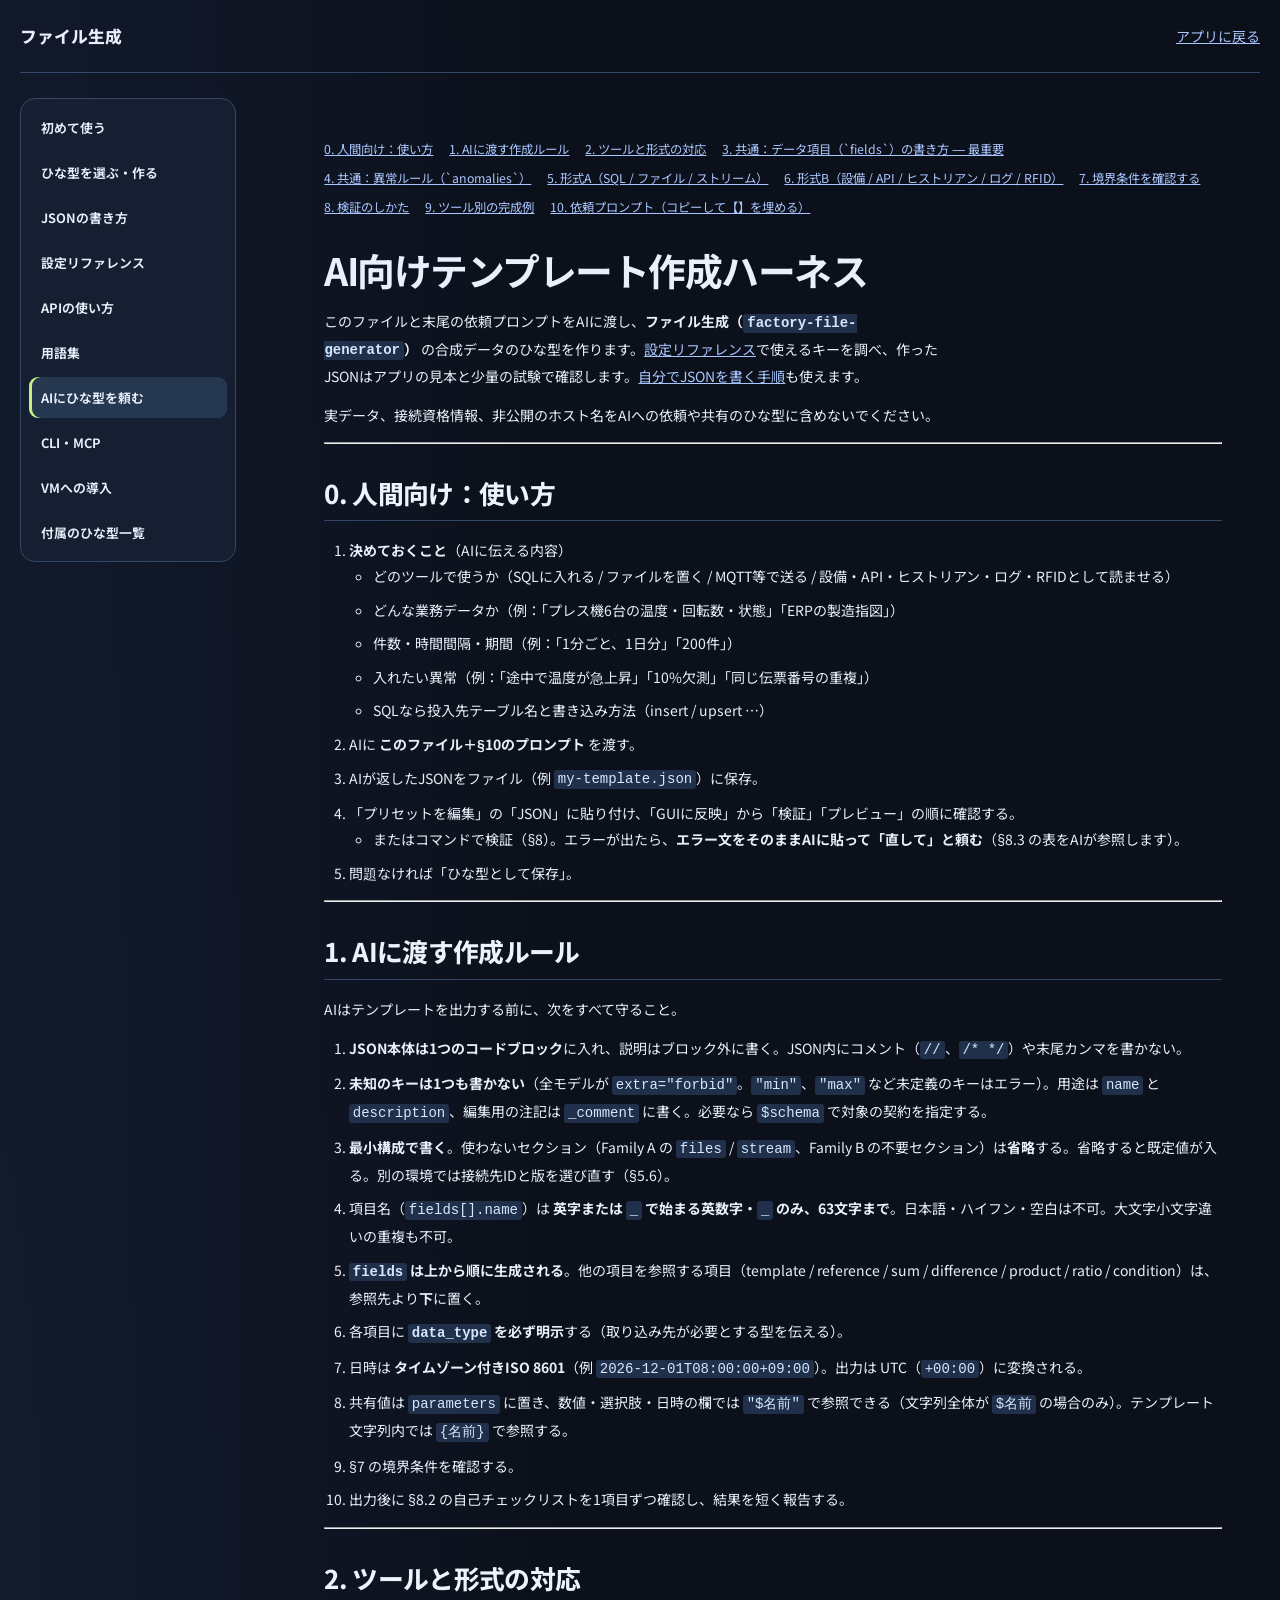
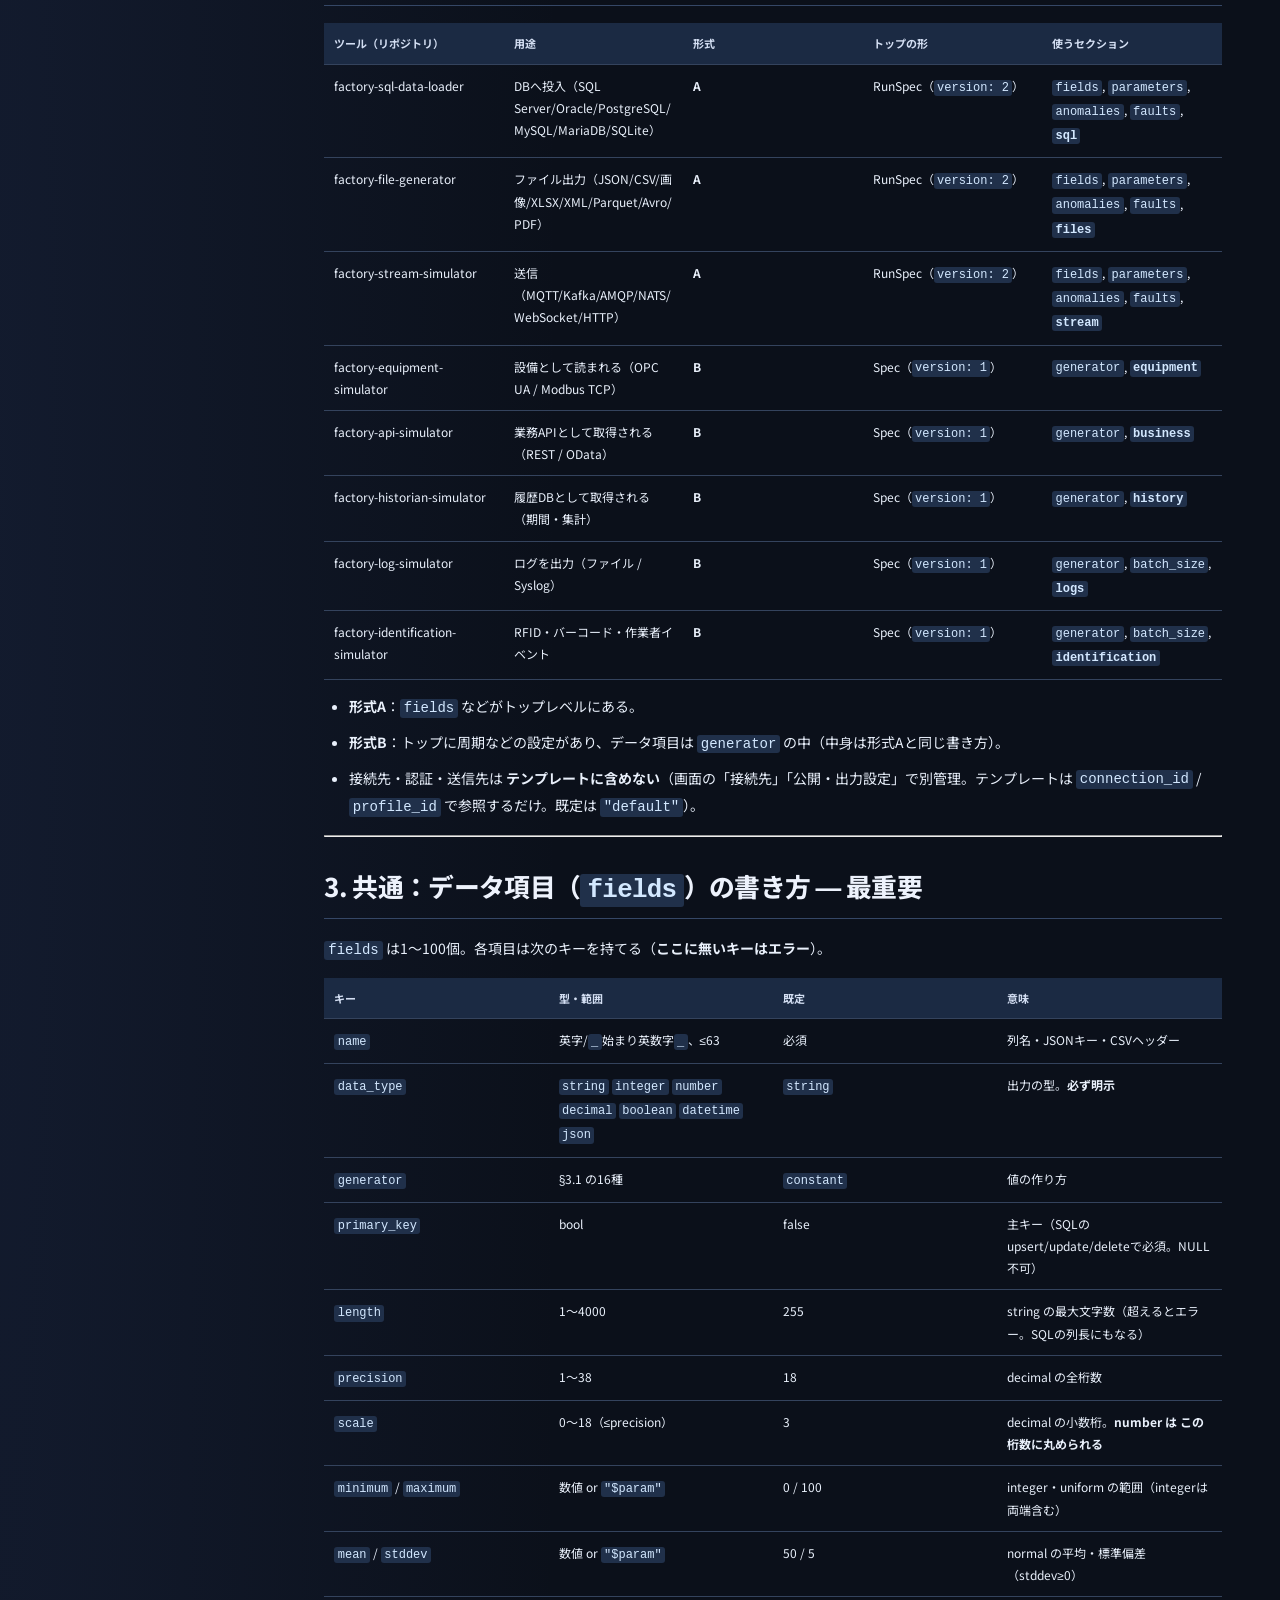
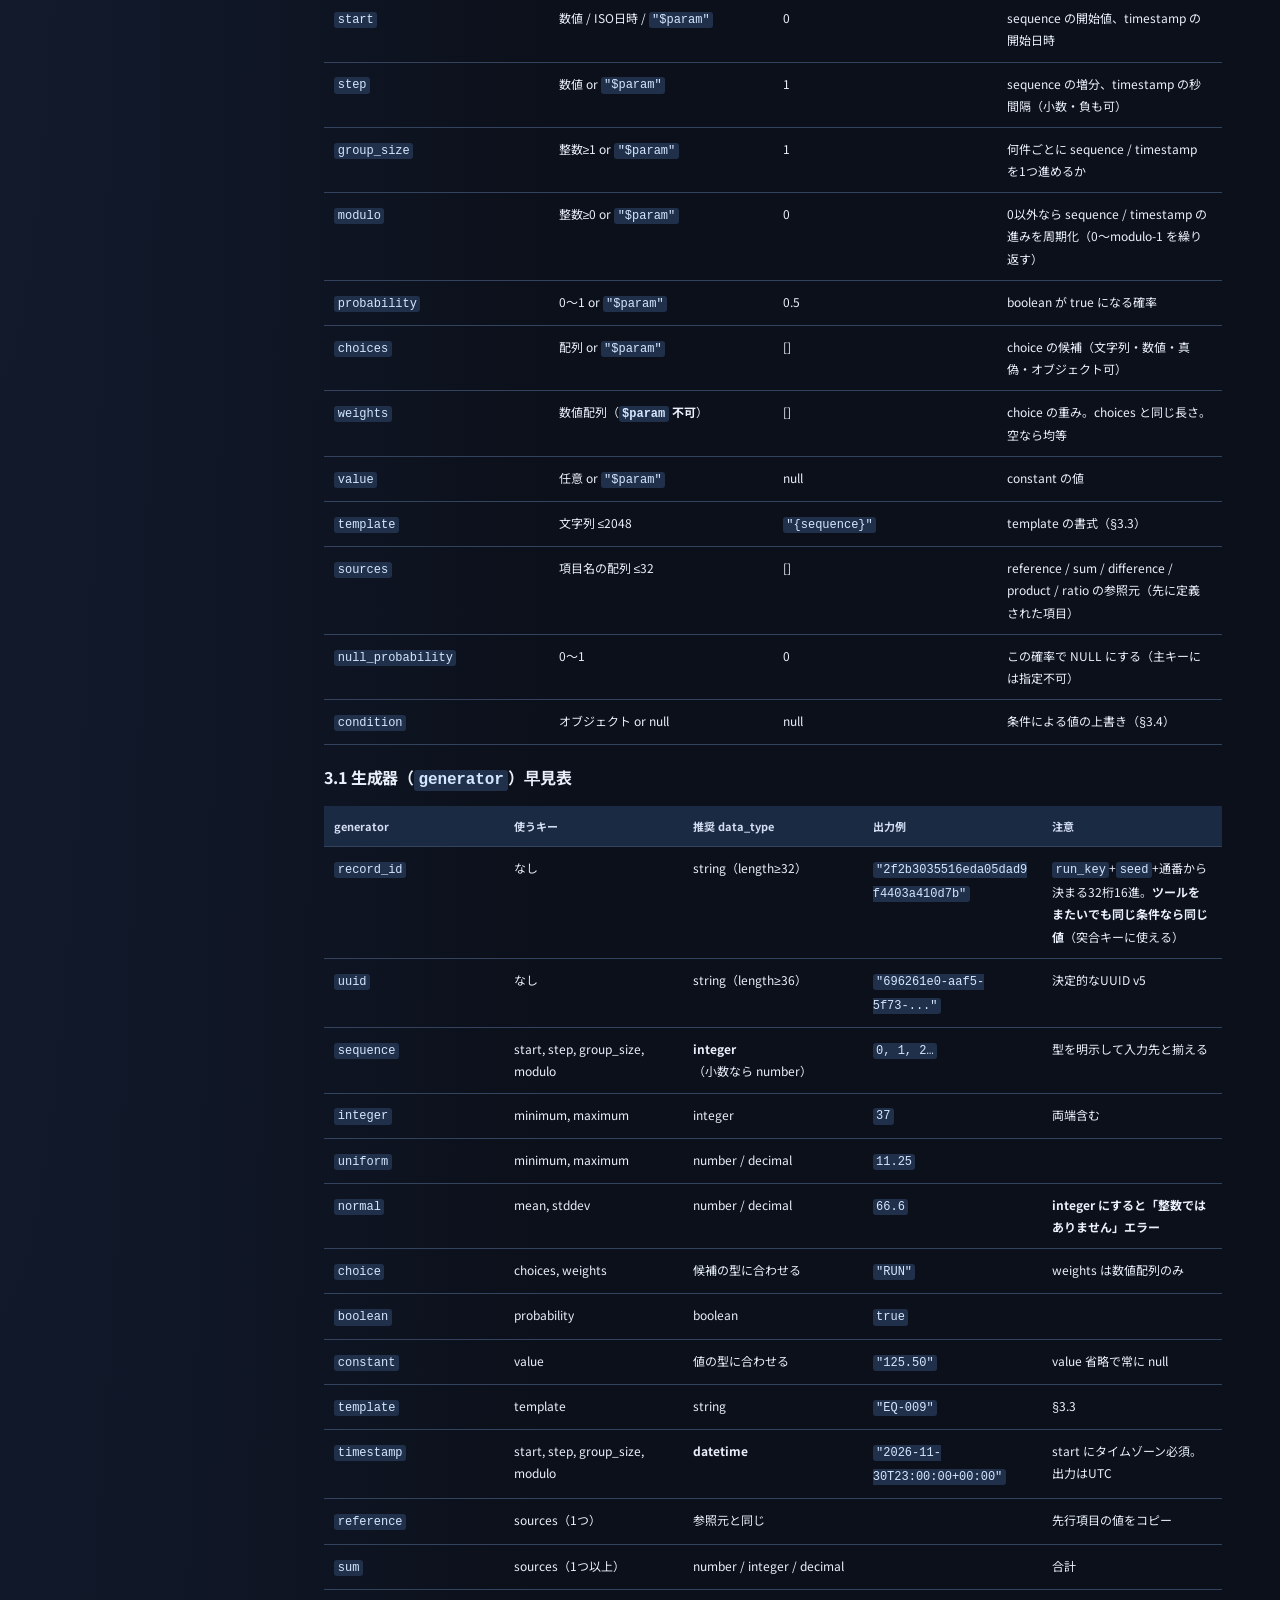
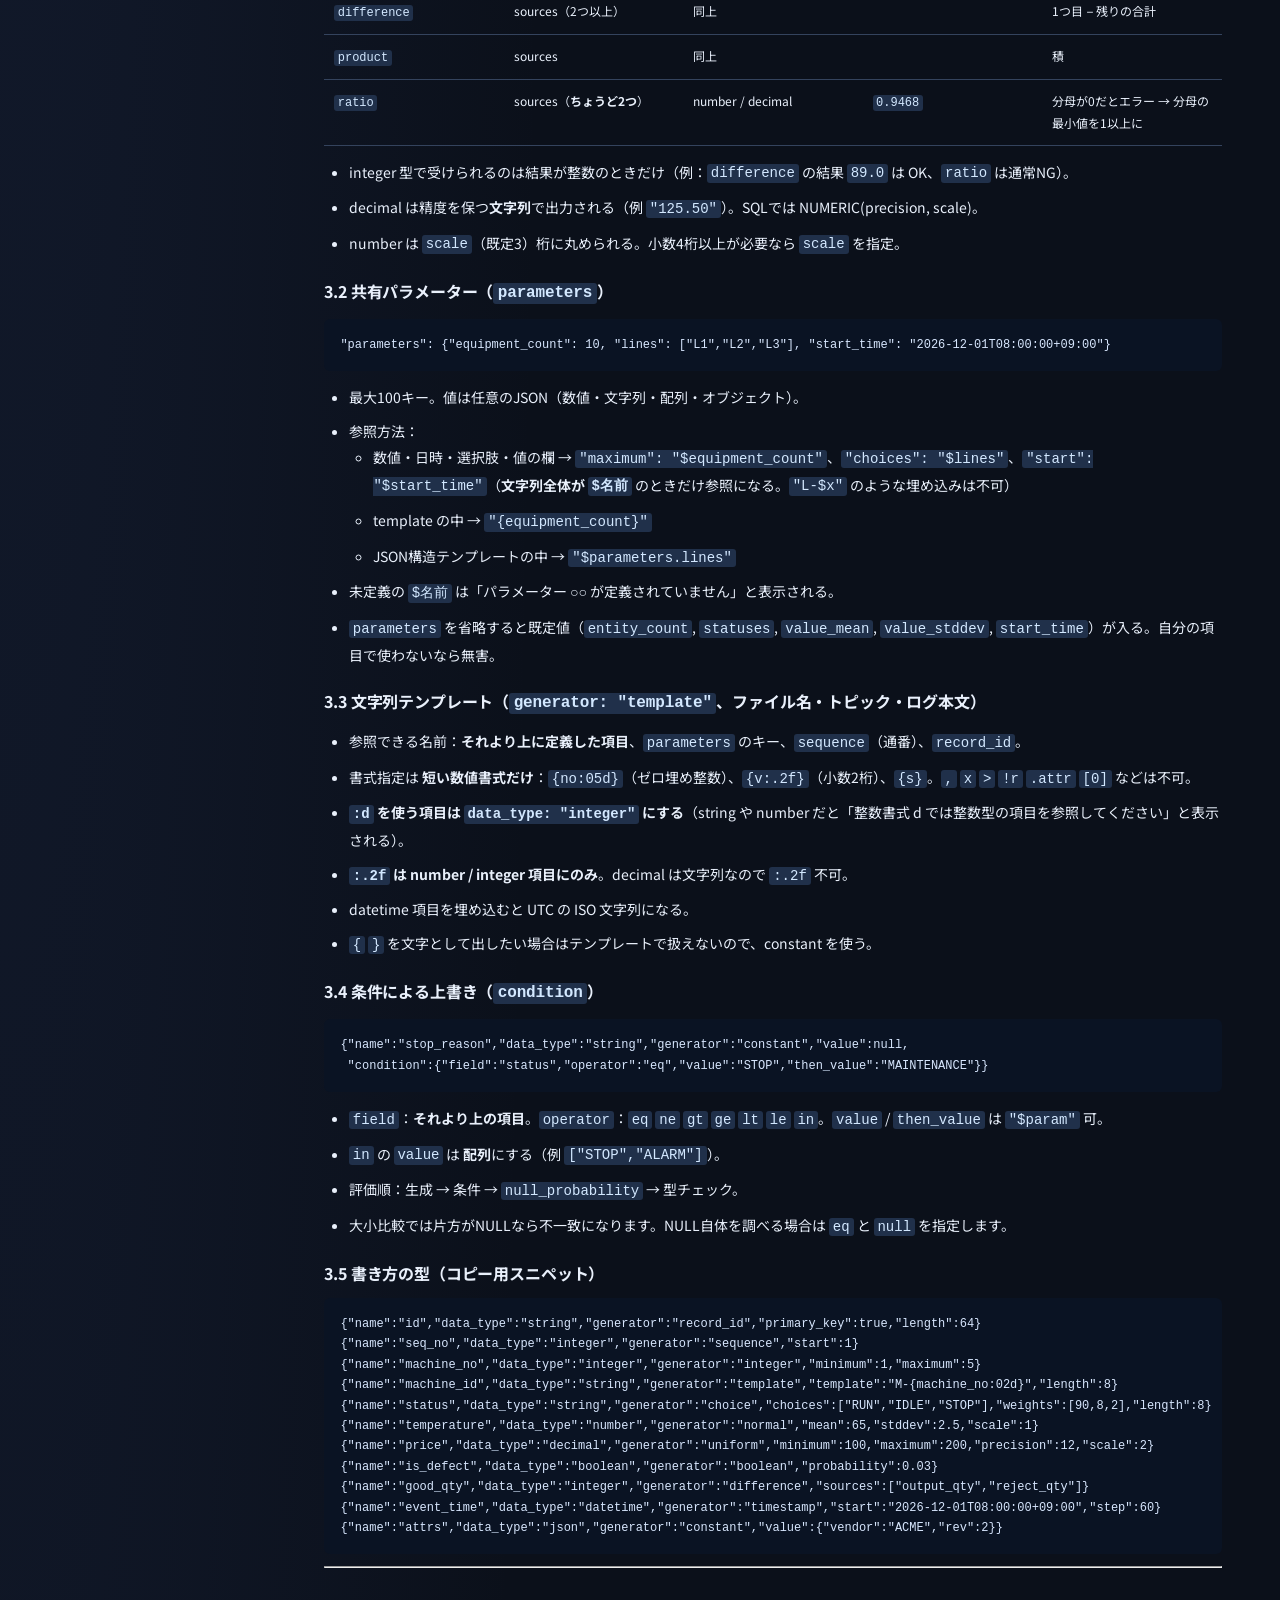
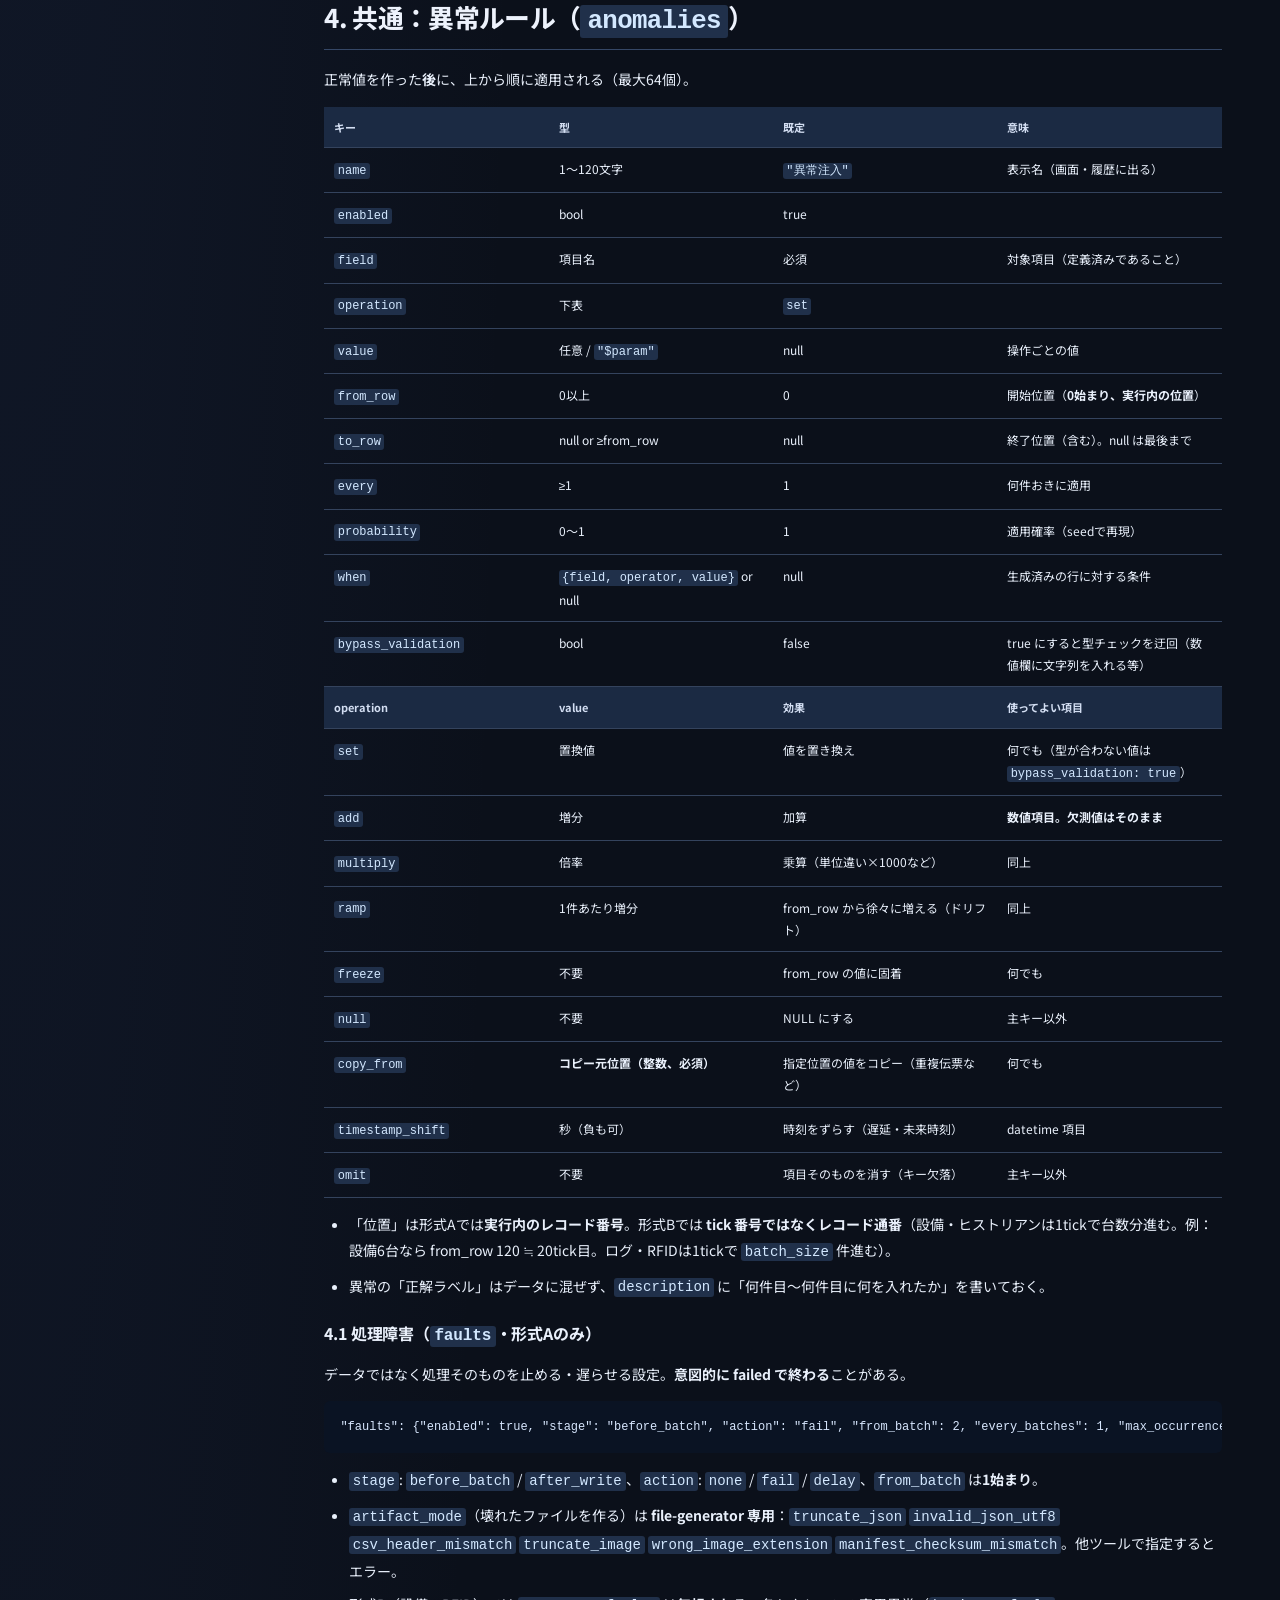
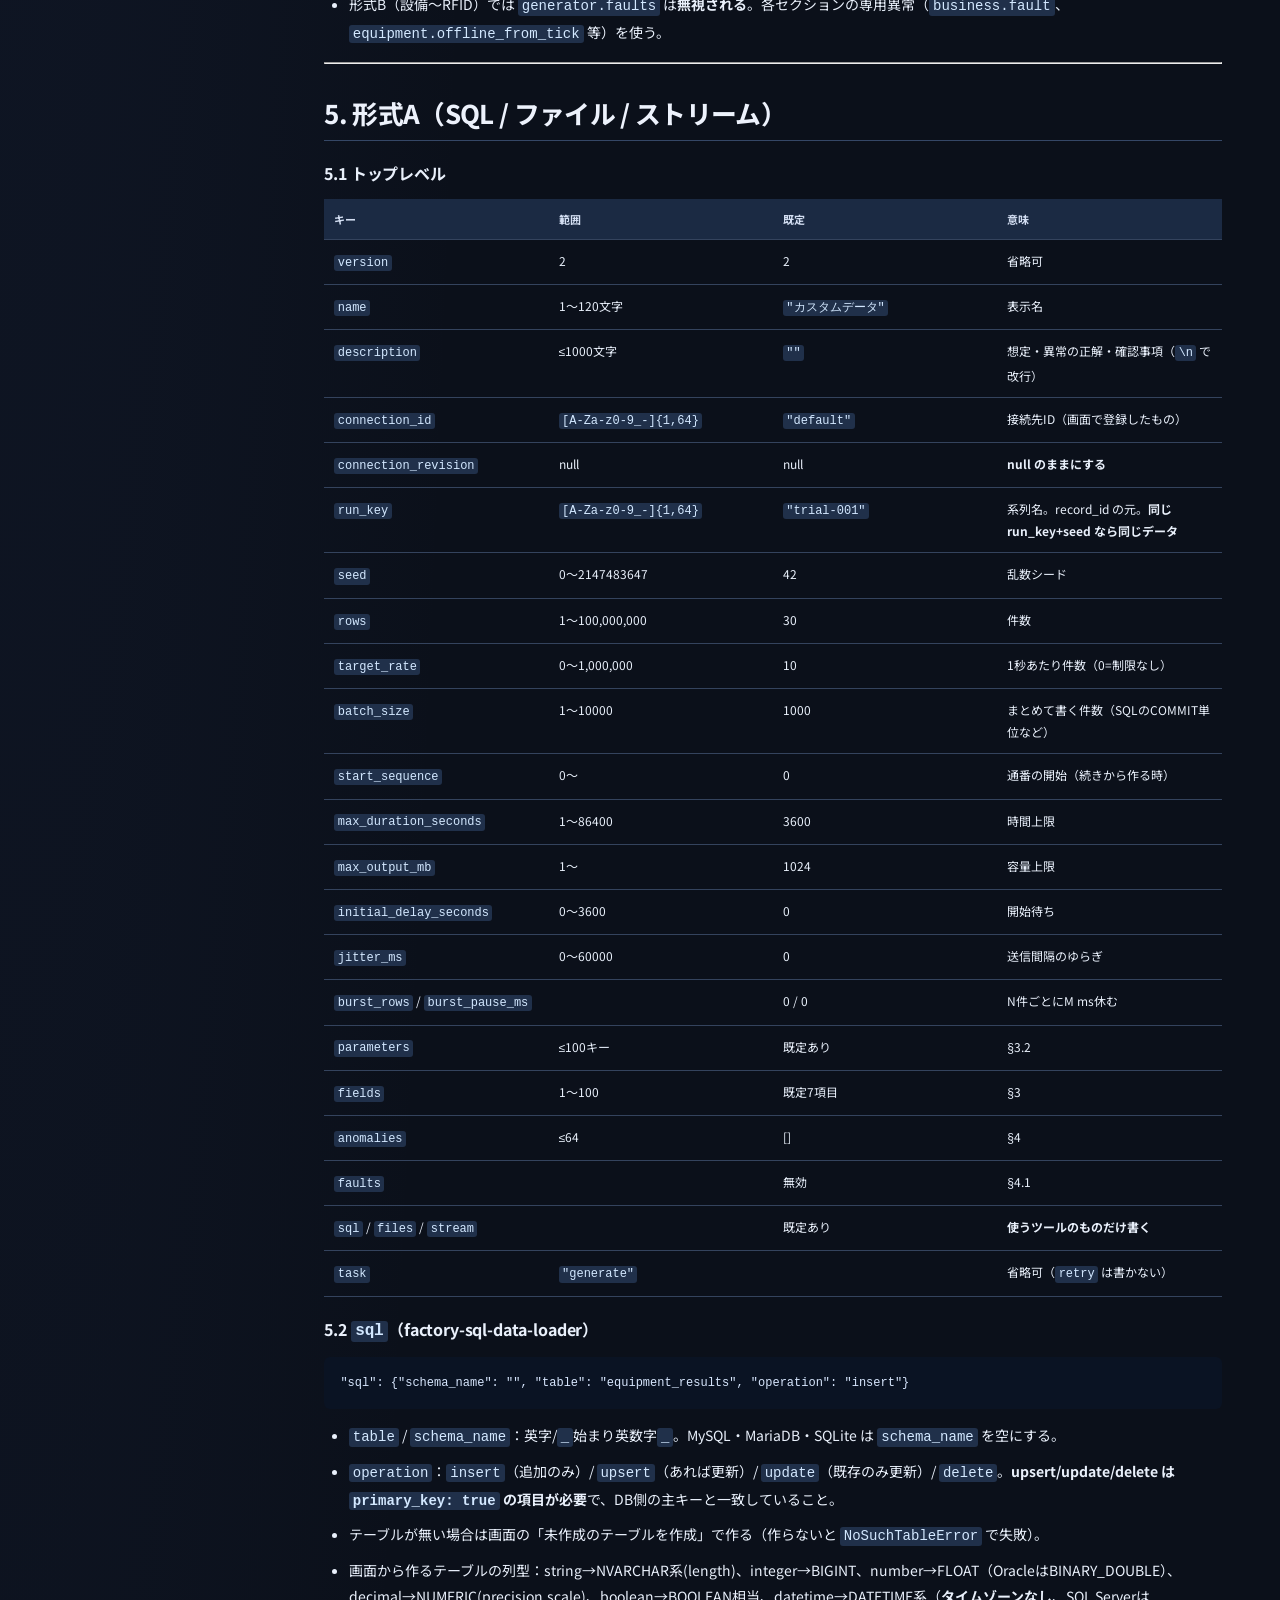
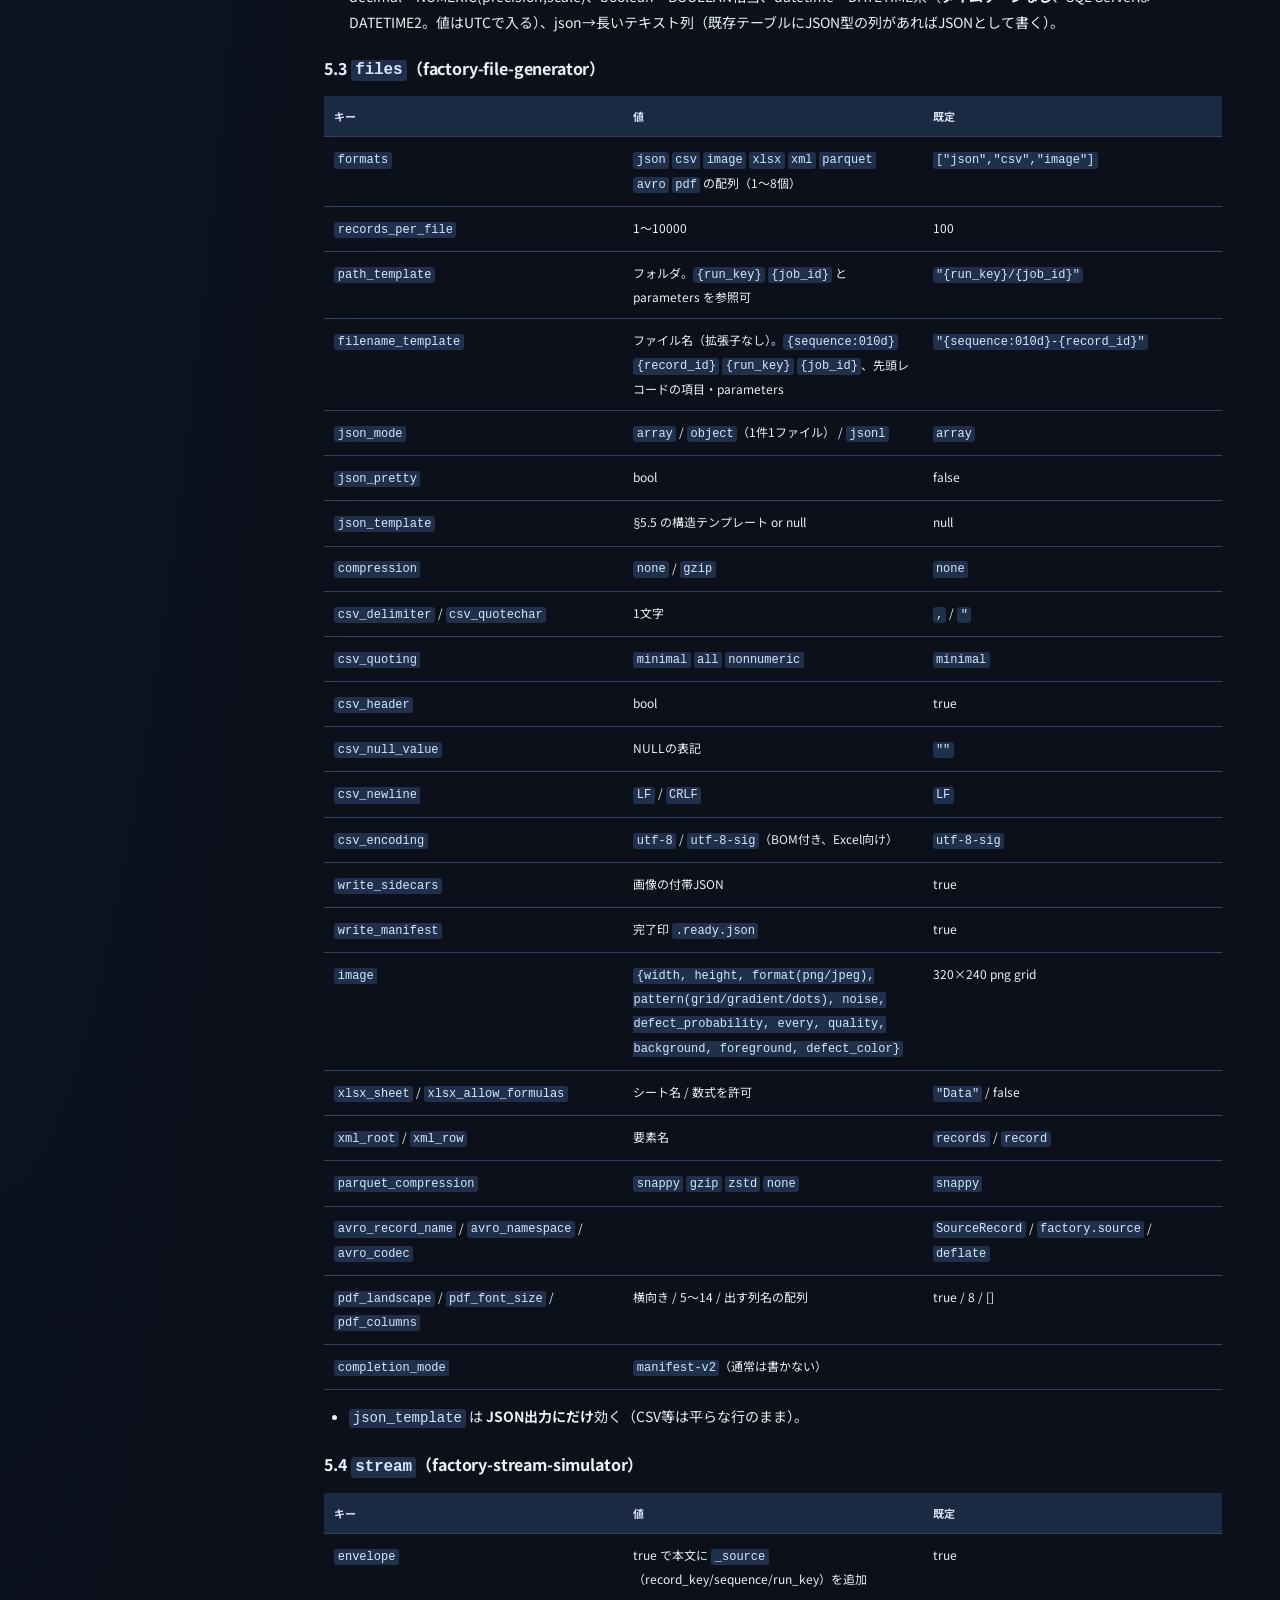
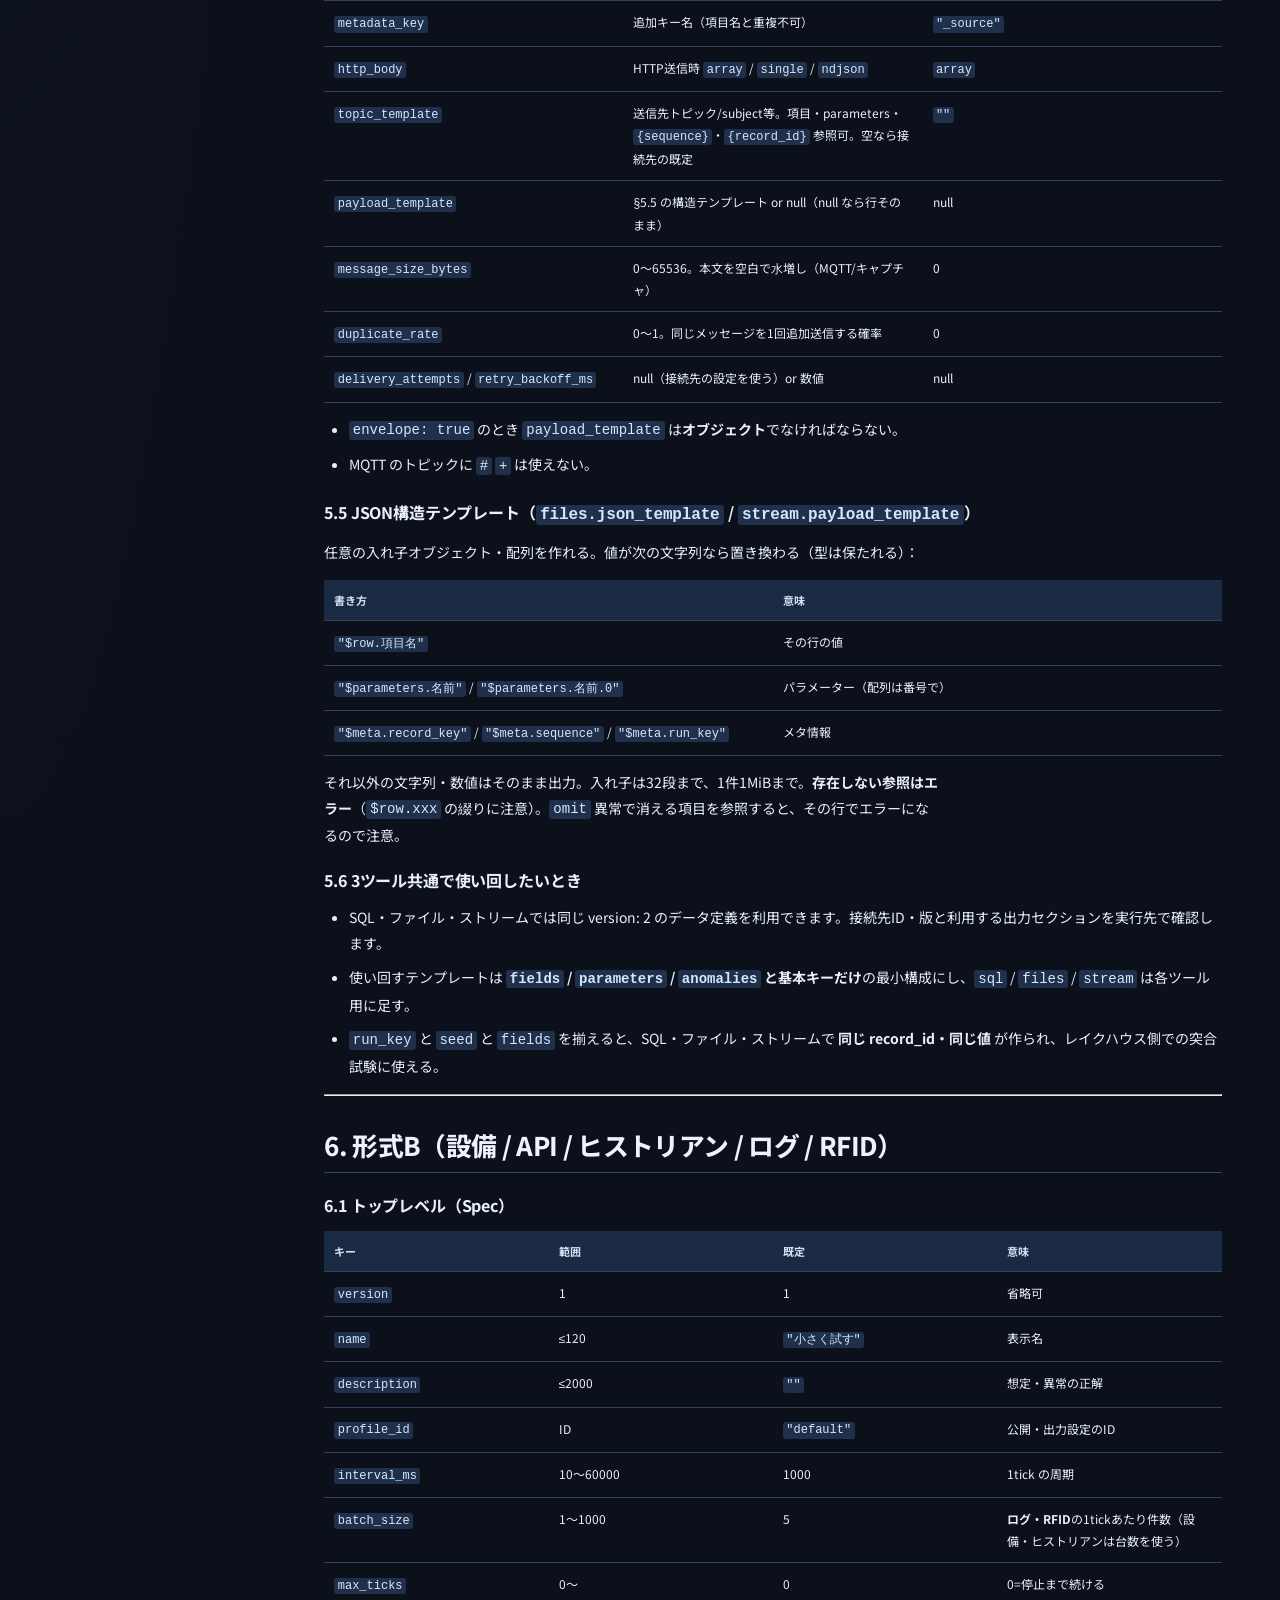
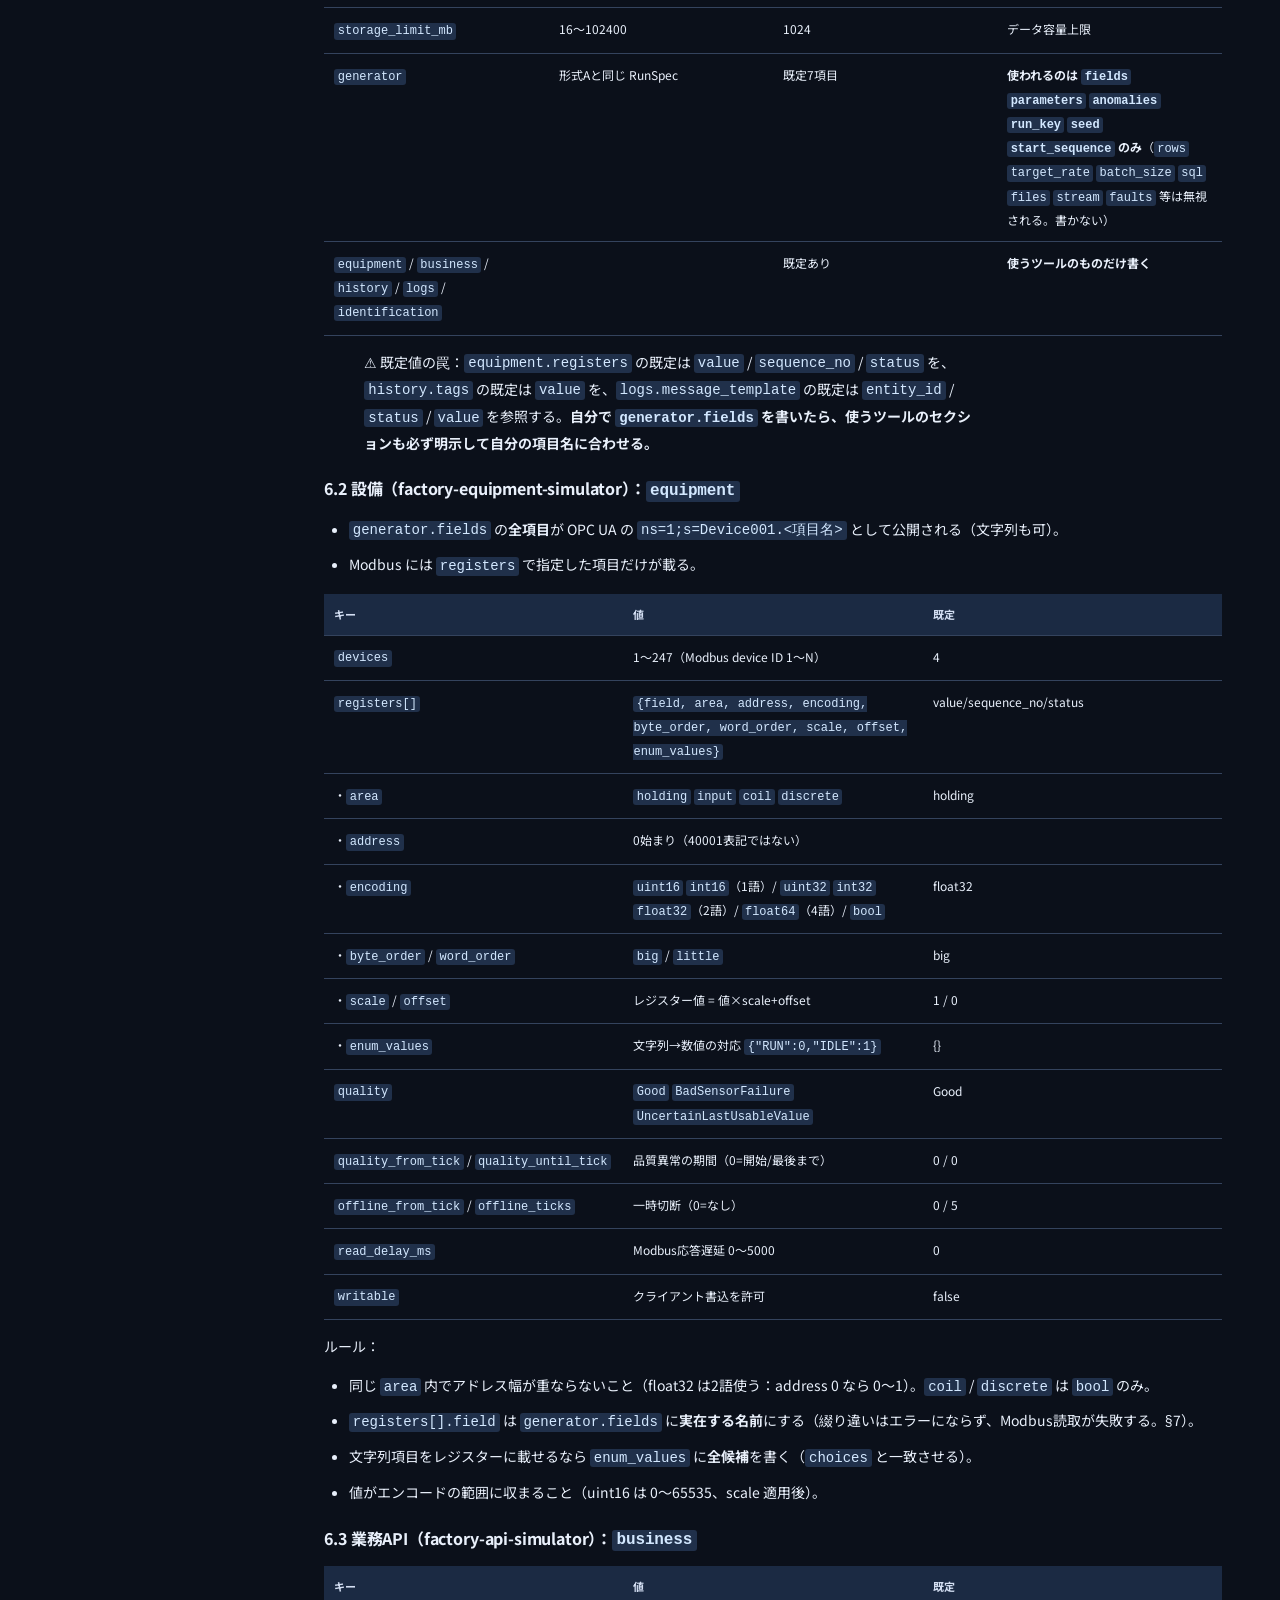
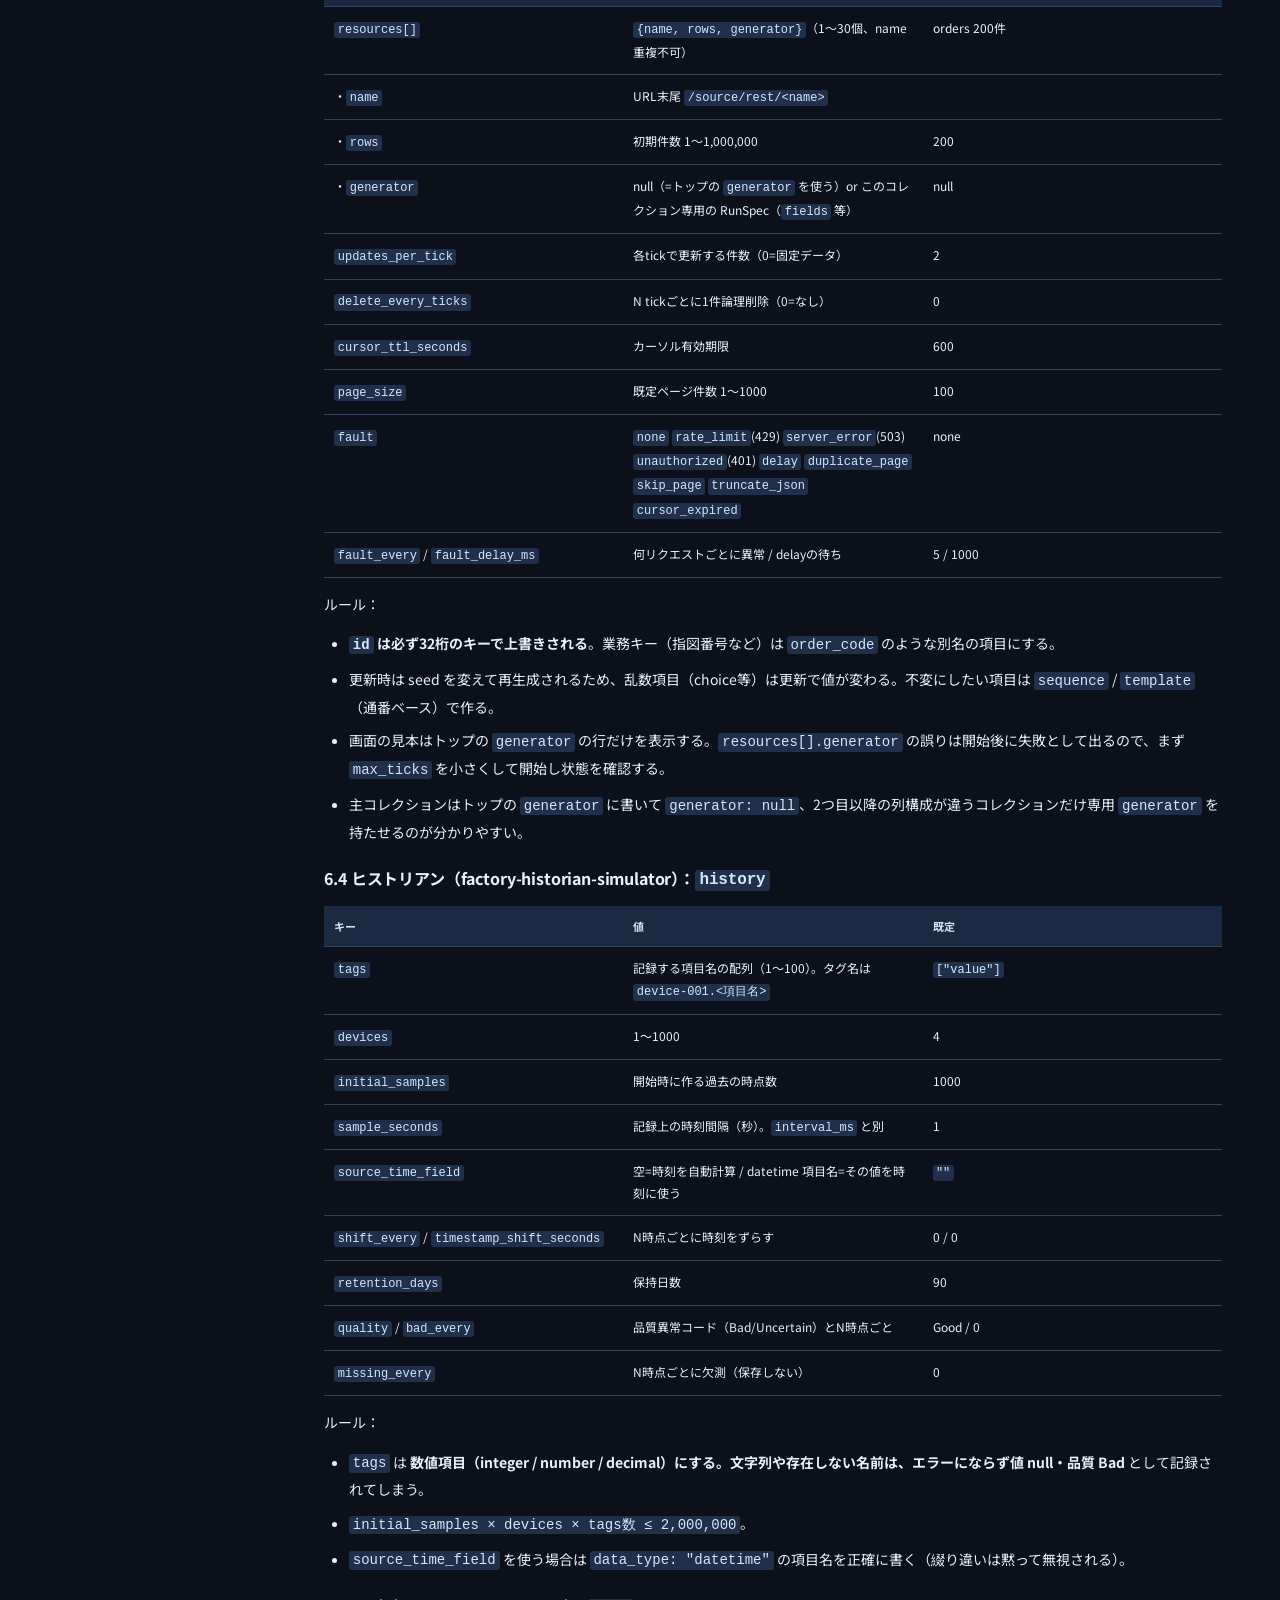
<file: docs/help-site/ai.html>
<!doctype html>
<html lang="ja">
<head>
  <meta charset="utf-8">
  <meta name="viewport" content="width=device-width, initial-scale=1">
  <title>AIにひな型を頼む | ファイル生成</title>
  <link rel="stylesheet" href="/static/style.css">
  <link rel="stylesheet" href="/static/help.css">
  <script src="/static/help.js" defer></script>
</head>
<body class="help-page">
  <a class="help-skip" href="#help-content">本文へ移動</a>
  <div class="help-top">
    <a class="help-home" href="/">ファイル生成</a>
    <a href="/">アプリに戻る</a>
  </div>
  <div class="help-layout">
    <nav class="help-nav" aria-label="ヘルプ"><a href="/help/index.html">初めて使う</a><a href="/help/presets.html">ひな型を選ぶ・作る</a><a href="/help/templates.html">JSONの書き方</a><a href="/help/settings.html">設定リファレンス</a><a href="/help/api.html">APIの使い方</a><a href="/help/glossary.html">用語集</a><a href="/help/ai.html" aria-current="page">AIにひな型を頼む</a><a href="/help/mcp.html">CLI・MCP</a><a href="/help/install.html">VMへの導入</a><a href="/help/catalog.html">付属のひな型一覧</a></nav>
    <main class="help-content" id="help-content">
      <nav class="help-outline" aria-label="このページ"><a href="#0-人間向け-使い方">0. 人間向け：使い方</a><a href="#1-aiに渡す作成ル-ル">1. AIに渡す作成ルール</a><a href="#2-ツ-ルと形式の対応">2. ツールと形式の対応</a><a href="#3-共通-デ-タ項目-fields-の書き方-最重要">3. 共通：データ項目（`fields`）の書き方 ― 最重要</a><a href="#4-共通-異常ル-ル-anomalies">4. 共通：異常ルール（`anomalies`）</a><a href="#5-形式a-sql-ファイル-ストリ-ム">5. 形式A（SQL / ファイル / ストリーム）</a><a href="#6-形式b-設備-api-ヒストリアン-ログ-rfid">6. 形式B（設備 / API / ヒストリアン / ログ / RFID）</a><a href="#7-境界条件を確認する">7. 境界条件を確認する</a><a href="#8-検証のしかた">8. 検証のしかた</a><a href="#9-ツ-ル別の完成例">9. ツール別の完成例</a><a href="#10-依頼プロンプト-コピ-して-を埋める">10. 依頼プロンプト（コピーして【】を埋める）</a></nav>
      <article><h1>AI向けテンプレート作成ハーネス</h1>
<p>このファイルと末尾の依頼プロンプトをAIに渡し、<strong>ファイル生成（<code>factory-file-generator</code>）</strong> の合成データのひな型を作ります。<a href="/help/settings.html">設定リファレンス</a>で使えるキーを調べ、作ったJSONはアプリの見本と少量の試験で確認します。<a href="/help/templates.html">自分でJSONを書く手順</a>も使えます。</p>
<p>実データ、接続資格情報、非公開のホスト名をAIへの依頼や共有のひな型に含めないでください。</p>
<hr />
<h2 id="0-人間向け-使い方">0. 人間向け：使い方</h2>
<ol>
<li><strong>決めておくこと</strong>（AIに伝える内容）
<ul>
<li>どのツールで使うか（SQLに入れる / ファイルを置く / MQTT等で送る / 設備・API・ヒストリアン・ログ・RFIDとして読ませる）</li>
<li>どんな業務データか（例：「プレス機6台の温度・回転数・状態」「ERPの製造指図」）</li>
<li>件数・時間間隔・期間（例：「1分ごと、1日分」「200件」）</li>
<li>入れたい異常（例：「途中で温度が急上昇」「10%欠測」「同じ伝票番号の重複」）</li>
<li>SQLなら投入先テーブル名と書き込み方法（insert / upsert …）</li>
</ul>
</li>
<li>AIに <strong>このファイル＋§10のプロンプト</strong> を渡す。</li>
<li>AIが返したJSONをファイル（例 <code>my-template.json</code>）に保存。</li>
<li>「プリセットを編集」の「JSON」に貼り付け、「GUIに反映」から「検証」「プレビュー」の順に確認する。
<ul>
<li>またはコマンドで検証（§8）。エラーが出たら、<strong>エラー文をそのままAIに貼って「直して」と頼む</strong>（§8.3 の表をAIが参照します）。</li>
</ul>
</li>
<li>問題なければ「ひな型として保存」。</li>
</ol>
<hr />
<h2 id="1-aiに渡す作成ル-ル">1. AIに渡す作成ルール</h2>
<p>AIはテンプレートを出力する前に、次をすべて守ること。</p>
<ol>
<li><strong>JSON本体は1つのコードブロック</strong>に入れ、説明はブロック外に書く。JSON内にコメント（<code>//</code>、<code>/* */</code>）や末尾カンマを書かない。</li>
<li><strong>未知のキーは1つも書かない</strong>（全モデルが <code>extra=&quot;forbid&quot;</code>。<code>&quot;min&quot;</code>、<code>&quot;max&quot;</code> など未定義のキーはエラー）。用途は <code>name</code> と <code>description</code>、編集用の注記は <code>_comment</code> に書く。必要なら <code>$schema</code> で対象の契約を指定する。</li>
<li><strong>最小構成で書く</strong>。使わないセクション（Family A の <code>files</code> / <code>stream</code>、Family B の不要セクション）は<strong>省略</strong>する。省略すると既定値が入る。別の環境では接続先IDと版を選び直す（§5.6）。</li>
<li>項目名（<code>fields[].name</code>）は <strong>英字または <code>_</code> で始まる英数字・<code>_</code> のみ、63文字まで</strong>。日本語・ハイフン・空白は不可。大文字小文字違いの重複も不可。</li>
<li><strong><code>fields</code> は上から順に生成される</strong>。他の項目を参照する項目（template / reference / sum / difference / product / ratio / condition）は、参照先より<strong>下</strong>に置く。</li>
<li>各項目に <strong><code>data_type</code> を必ず明示</strong>する（取り込み先が必要とする型を伝える）。</li>
<li>日時は <strong>タイムゾーン付きISO 8601</strong>（例 <code>2026-12-01T08:00:00+09:00</code>）。出力は UTC（<code>+00:00</code>）に変換される。</li>
<li>共有値は <code>parameters</code> に置き、数値・選択肢・日時の欄では <code>&quot;$名前&quot;</code> で参照できる（文字列全体が <code>$名前</code> の場合のみ）。テンプレート文字列内では <code>{名前}</code> で参照する。</li>
<li>§7 の境界条件を確認する。</li>
<li>出力後に §8.2 の自己チェックリストを1項目ずつ確認し、結果を短く報告する。</li>
</ol>
<hr />
<h2 id="2-ツ-ルと形式の対応">2. ツールと形式の対応</h2>
<table>
<thead>
<tr>
<th>ツール（リポジトリ）</th>
<th>用途</th>
<th>形式</th>
<th>トップの形</th>
<th>使うセクション</th>
</tr>
</thead>
<tbody>
<tr>
<td>factory-sql-data-loader</td>
<td>DBへ投入（SQL Server/Oracle/PostgreSQL/MySQL/MariaDB/SQLite）</td>
<td><strong>A</strong></td>
<td>RunSpec（<code>version: 2</code>）</td>
<td><code>fields</code>, <code>parameters</code>, <code>anomalies</code>, <code>faults</code>, <strong><code>sql</code></strong></td>
</tr>
<tr>
<td>factory-file-generator</td>
<td>ファイル出力（JSON/CSV/画像/XLSX/XML/Parquet/Avro/PDF）</td>
<td><strong>A</strong></td>
<td>RunSpec（<code>version: 2</code>）</td>
<td><code>fields</code>, <code>parameters</code>, <code>anomalies</code>, <code>faults</code>, <strong><code>files</code></strong></td>
</tr>
<tr>
<td>factory-stream-simulator</td>
<td>送信（MQTT/Kafka/AMQP/NATS/WebSocket/HTTP）</td>
<td><strong>A</strong></td>
<td>RunSpec（<code>version: 2</code>）</td>
<td><code>fields</code>, <code>parameters</code>, <code>anomalies</code>, <code>faults</code>, <strong><code>stream</code></strong></td>
</tr>
<tr>
<td>factory-equipment-simulator</td>
<td>設備として読まれる（OPC UA / Modbus TCP）</td>
<td><strong>B</strong></td>
<td>Spec（<code>version: 1</code>）</td>
<td><code>generator</code>, <strong><code>equipment</code></strong></td>
</tr>
<tr>
<td>factory-api-simulator</td>
<td>業務APIとして取得される（REST / OData）</td>
<td><strong>B</strong></td>
<td>Spec（<code>version: 1</code>）</td>
<td><code>generator</code>, <strong><code>business</code></strong></td>
</tr>
<tr>
<td>factory-historian-simulator</td>
<td>履歴DBとして取得される（期間・集計）</td>
<td><strong>B</strong></td>
<td>Spec（<code>version: 1</code>）</td>
<td><code>generator</code>, <strong><code>history</code></strong></td>
</tr>
<tr>
<td>factory-log-simulator</td>
<td>ログを出力（ファイル / Syslog）</td>
<td><strong>B</strong></td>
<td>Spec（<code>version: 1</code>）</td>
<td><code>generator</code>, <code>batch_size</code>, <strong><code>logs</code></strong></td>
</tr>
<tr>
<td>factory-identification-simulator</td>
<td>RFID・バーコード・作業者イベント</td>
<td><strong>B</strong></td>
<td>Spec（<code>version: 1</code>）</td>
<td><code>generator</code>, <code>batch_size</code>, <strong><code>identification</code></strong></td>
</tr>
</tbody>
</table>
<ul>
<li><strong>形式A</strong>：<code>fields</code> などがトップレベルにある。</li>
<li><strong>形式B</strong>：トップに周期などの設定があり、データ項目は <code>generator</code> の中（中身は形式Aと同じ書き方）。</li>
<li>接続先・認証・送信先は <strong>テンプレートに含めない</strong>（画面の「接続先」「公開・出力設定」で別管理。テンプレートは <code>connection_id</code> / <code>profile_id</code> で参照するだけ。既定は <code>&quot;default&quot;</code>）。</li>
</ul>
<hr />
<h2 id="3-共通-デ-タ項目-fields-の書き方-最重要">3. 共通：データ項目（<code>fields</code>）の書き方 ― 最重要</h2>
<p><code>fields</code> は1〜100個。各項目は次のキーを持てる（<strong>ここに無いキーはエラー</strong>）。</p>
<table>
<thead>
<tr>
<th>キー</th>
<th>型・範囲</th>
<th>既定</th>
<th>意味</th>
</tr>
</thead>
<tbody>
<tr>
<td><code>name</code></td>
<td>英字/<code>_</code>始まり英数字<code>_</code>、≤63</td>
<td>必須</td>
<td>列名・JSONキー・CSVヘッダー</td>
</tr>
<tr>
<td><code>data_type</code></td>
<td><code>string</code> <code>integer</code> <code>number</code> <code>decimal</code> <code>boolean</code> <code>datetime</code> <code>json</code></td>
<td><code>string</code></td>
<td>出力の型。<strong>必ず明示</strong></td>
</tr>
<tr>
<td><code>generator</code></td>
<td>§3.1 の16種</td>
<td><code>constant</code></td>
<td>値の作り方</td>
</tr>
<tr>
<td><code>primary_key</code></td>
<td>bool</td>
<td>false</td>
<td>主キー（SQLのupsert/update/deleteで必須。NULL不可）</td>
</tr>
<tr>
<td><code>length</code></td>
<td>1〜4000</td>
<td>255</td>
<td>string の最大文字数（超えるとエラー。SQLの列長にもなる）</td>
</tr>
<tr>
<td><code>precision</code></td>
<td>1〜38</td>
<td>18</td>
<td>decimal の全桁数</td>
</tr>
<tr>
<td><code>scale</code></td>
<td>0〜18（≤precision）</td>
<td>3</td>
<td>decimal の小数桁。<strong>number は この桁数に丸められる</strong></td>
</tr>
<tr>
<td><code>minimum</code> / <code>maximum</code></td>
<td>数値 or <code>&quot;$param&quot;</code></td>
<td>0 / 100</td>
<td>integer・uniform の範囲（integerは両端含む）</td>
</tr>
<tr>
<td><code>mean</code> / <code>stddev</code></td>
<td>数値 or <code>&quot;$param&quot;</code></td>
<td>50 / 5</td>
<td>normal の平均・標準偏差（stddev≥0）</td>
</tr>
<tr>
<td><code>start</code></td>
<td>数値 / ISO日時 / <code>&quot;$param&quot;</code></td>
<td>0</td>
<td>sequence の開始値、timestamp の開始日時</td>
</tr>
<tr>
<td><code>step</code></td>
<td>数値 or <code>&quot;$param&quot;</code></td>
<td>1</td>
<td>sequence の増分、timestamp の秒間隔（小数・負も可）</td>
</tr>
<tr>
<td><code>group_size</code></td>
<td>整数≥1 or <code>&quot;$param&quot;</code></td>
<td>1</td>
<td>何件ごとに sequence / timestamp を1つ進めるか</td>
</tr>
<tr>
<td><code>modulo</code></td>
<td>整数≥0 or <code>&quot;$param&quot;</code></td>
<td>0</td>
<td>0以外なら sequence / timestamp の進みを周期化（0〜modulo-1 を繰り返す）</td>
</tr>
<tr>
<td><code>probability</code></td>
<td>0〜1 or <code>&quot;$param&quot;</code></td>
<td>0.5</td>
<td>boolean が true になる確率</td>
</tr>
<tr>
<td><code>choices</code></td>
<td>配列 or <code>&quot;$param&quot;</code></td>
<td>[]</td>
<td>choice の候補（文字列・数値・真偽・オブジェクト可）</td>
</tr>
<tr>
<td><code>weights</code></td>
<td>数値配列（<strong><code>$param</code> 不可</strong>）</td>
<td>[]</td>
<td>choice の重み。choices と同じ長さ。空なら均等</td>
</tr>
<tr>
<td><code>value</code></td>
<td>任意 or <code>&quot;$param&quot;</code></td>
<td>null</td>
<td>constant の値</td>
</tr>
<tr>
<td><code>template</code></td>
<td>文字列 ≤2048</td>
<td><code>&quot;{sequence}&quot;</code></td>
<td>template の書式（§3.3）</td>
</tr>
<tr>
<td><code>sources</code></td>
<td>項目名の配列 ≤32</td>
<td>[]</td>
<td>reference / sum / difference / product / ratio の参照元（先に定義された項目）</td>
</tr>
<tr>
<td><code>null_probability</code></td>
<td>0〜1</td>
<td>0</td>
<td>この確率で NULL にする（主キーには指定不可）</td>
</tr>
<tr>
<td><code>condition</code></td>
<td>オブジェクト or null</td>
<td>null</td>
<td>条件による値の上書き（§3.4）</td>
</tr>
</tbody>
</table>
<h3 id="3-1-生成器-generator-早見表">3.1 生成器（<code>generator</code>）早見表</h3>
<table>
<thead>
<tr>
<th>generator</th>
<th>使うキー</th>
<th>推奨 data_type</th>
<th>出力例</th>
<th>注意</th>
</tr>
</thead>
<tbody>
<tr>
<td><code>record_id</code></td>
<td>なし</td>
<td>string（length≥32）</td>
<td><code>&quot;2f2b3035516eda05dad9f4403a410d7b&quot;</code></td>
<td><code>run_key</code>+<code>seed</code>+通番から決まる32桁16進。<strong>ツールをまたいでも同じ条件なら同じ値</strong>（突合キーに使える）</td>
</tr>
<tr>
<td><code>uuid</code></td>
<td>なし</td>
<td>string（length≥36）</td>
<td><code>&quot;696261e0-aaf5-5f73-...&quot;</code></td>
<td>決定的なUUID v5</td>
</tr>
<tr>
<td><code>sequence</code></td>
<td>start, step, group_size, modulo</td>
<td><strong>integer</strong>（小数なら number）</td>
<td><code>0, 1, 2…</code></td>
<td>型を明示して入力先と揃える</td>
</tr>
<tr>
<td><code>integer</code></td>
<td>minimum, maximum</td>
<td>integer</td>
<td><code>37</code></td>
<td>両端含む</td>
</tr>
<tr>
<td><code>uniform</code></td>
<td>minimum, maximum</td>
<td>number / decimal</td>
<td><code>11.25</code></td>
<td></td>
</tr>
<tr>
<td><code>normal</code></td>
<td>mean, stddev</td>
<td>number / decimal</td>
<td><code>66.6</code></td>
<td><strong>integer にすると「整数ではありません」エラー</strong></td>
</tr>
<tr>
<td><code>choice</code></td>
<td>choices, weights</td>
<td>候補の型に合わせる</td>
<td><code>&quot;RUN&quot;</code></td>
<td>weights は数値配列のみ</td>
</tr>
<tr>
<td><code>boolean</code></td>
<td>probability</td>
<td>boolean</td>
<td><code>true</code></td>
<td></td>
</tr>
<tr>
<td><code>constant</code></td>
<td>value</td>
<td>値の型に合わせる</td>
<td><code>&quot;125.50&quot;</code></td>
<td>value 省略で常に null</td>
</tr>
<tr>
<td><code>template</code></td>
<td>template</td>
<td>string</td>
<td><code>&quot;EQ-009&quot;</code></td>
<td>§3.3</td>
</tr>
<tr>
<td><code>timestamp</code></td>
<td>start, step, group_size, modulo</td>
<td><strong>datetime</strong></td>
<td><code>&quot;2026-11-30T23:00:00+00:00&quot;</code></td>
<td>start にタイムゾーン必須。出力はUTC</td>
</tr>
<tr>
<td><code>reference</code></td>
<td>sources（1つ）</td>
<td>参照元と同じ</td>
<td></td>
<td>先行項目の値をコピー</td>
</tr>
<tr>
<td><code>sum</code></td>
<td>sources（1つ以上）</td>
<td>number / integer / decimal</td>
<td></td>
<td>合計</td>
</tr>
<tr>
<td><code>difference</code></td>
<td>sources（2つ以上）</td>
<td>同上</td>
<td></td>
<td>1つ目 − 残りの合計</td>
</tr>
<tr>
<td><code>product</code></td>
<td>sources</td>
<td>同上</td>
<td></td>
<td>積</td>
</tr>
<tr>
<td><code>ratio</code></td>
<td>sources（<strong>ちょうど2つ</strong>）</td>
<td>number / decimal</td>
<td><code>0.9468</code></td>
<td>分母が0だとエラー → 分母の最小値を1以上に</td>
</tr>
</tbody>
</table>
<ul>
<li>integer 型で受けられるのは結果が整数のときだけ（例：<code>difference</code> の結果 <code>89.0</code> は OK、<code>ratio</code> は通常NG）。</li>
<li>decimal は精度を保つ<strong>文字列</strong>で出力される（例 <code>&quot;125.50&quot;</code>）。SQLでは NUMERIC(precision, scale)。</li>
<li>number は <code>scale</code>（既定3）桁に丸められる。小数4桁以上が必要なら <code>scale</code> を指定。</li>
</ul>
<h3 id="3-2-共有パラメ-タ-parameters">3.2 共有パラメーター（<code>parameters</code>）</h3>
<pre><code class="language-json">&quot;parameters&quot;: {&quot;equipment_count&quot;: 10, &quot;lines&quot;: [&quot;L1&quot;,&quot;L2&quot;,&quot;L3&quot;], &quot;start_time&quot;: &quot;2026-12-01T08:00:00+09:00&quot;}
</code></pre>
<ul>
<li>最大100キー。値は任意のJSON（数値・文字列・配列・オブジェクト）。</li>
<li>参照方法：
<ul>
<li>数値・日時・選択肢・値の欄 → <code>&quot;maximum&quot;: &quot;$equipment_count&quot;</code>、<code>&quot;choices&quot;: &quot;$lines&quot;</code>、<code>&quot;start&quot;: &quot;$start_time&quot;</code>（<strong>文字列全体が <code>$名前</code></strong> のときだけ参照になる。<code>&quot;L-$x&quot;</code> のような埋め込みは不可）</li>
<li>template の中 → <code>&quot;{equipment_count}&quot;</code></li>
<li>JSON構造テンプレートの中 → <code>&quot;$parameters.lines&quot;</code></li>
</ul>
</li>
<li>未定義の <code>$名前</code> は「パラメーター ○○ が定義されていません」と表示される。</li>
<li><code>parameters</code> を省略すると既定値（<code>entity_count</code>, <code>statuses</code>, <code>value_mean</code>, <code>value_stddev</code>, <code>start_time</code>）が入る。自分の項目で使わないなら無害。</li>
</ul>
<h3 id="3-3-文字列テンプレ-ト-generator-template-ファイル名-トピック-ログ本文">3.3 文字列テンプレート（<code>generator: &quot;template&quot;</code>、ファイル名・トピック・ログ本文）</h3>
<ul>
<li>参照できる名前：<strong>それより上に定義した項目</strong>、<code>parameters</code> のキー、<code>sequence</code>（通番）、<code>record_id</code>。</li>
<li>書式指定は <strong>短い数値書式だけ</strong>：<code>{no:05d}</code>（ゼロ埋め整数）、<code>{v:.2f}</code>（小数2桁）、<code>{s}</code>。<code>,</code> <code>x</code> <code>&gt;</code> <code>!r</code> <code>.attr</code> <code>[0]</code> などは不可。</li>
<li><strong><code>:d</code> を使う項目は <code>data_type: &quot;integer&quot;</code> にする</strong>（string や number だと「整数書式 d では整数型の項目を参照してください」と表示される）。</li>
<li><strong><code>:.2f</code> は number / integer 項目にのみ</strong>。decimal は文字列なので <code>:.2f</code> 不可。</li>
<li>datetime 項目を埋め込むと UTC の ISO 文字列になる。</li>
<li><code>{</code> <code>}</code> を文字として出したい場合はテンプレートで扱えないので、constant を使う。</li>
</ul>
<h3 id="3-4-条件による上書き-condition">3.4 条件による上書き（<code>condition</code>）</h3>
<pre><code class="language-json">{&quot;name&quot;:&quot;stop_reason&quot;,&quot;data_type&quot;:&quot;string&quot;,&quot;generator&quot;:&quot;constant&quot;,&quot;value&quot;:null,
 &quot;condition&quot;:{&quot;field&quot;:&quot;status&quot;,&quot;operator&quot;:&quot;eq&quot;,&quot;value&quot;:&quot;STOP&quot;,&quot;then_value&quot;:&quot;MAINTENANCE&quot;}}
</code></pre>
<ul>
<li><code>field</code>：<strong>それより上の項目</strong>。<code>operator</code>：<code>eq</code> <code>ne</code> <code>gt</code> <code>ge</code> <code>lt</code> <code>le</code> <code>in</code>。<code>value</code> / <code>then_value</code> は <code>&quot;$param&quot;</code> 可。</li>
<li><code>in</code> の <code>value</code> は <strong>配列</strong>にする（例 <code>[&quot;STOP&quot;,&quot;ALARM&quot;]</code>）。</li>
<li>評価順：生成 → 条件 → <code>null_probability</code> → 型チェック。</li>
<li>大小比較では片方がNULLなら不一致になります。NULL自体を調べる場合は <code>eq</code> と <code>null</code> を指定します。</li>
</ul>
<h3 id="3-5-書き方の型-コピ-用スニペット">3.5 書き方の型（コピー用スニペット）</h3>
<pre><code class="language-json">{&quot;name&quot;:&quot;id&quot;,&quot;data_type&quot;:&quot;string&quot;,&quot;generator&quot;:&quot;record_id&quot;,&quot;primary_key&quot;:true,&quot;length&quot;:64}
{&quot;name&quot;:&quot;seq_no&quot;,&quot;data_type&quot;:&quot;integer&quot;,&quot;generator&quot;:&quot;sequence&quot;,&quot;start&quot;:1}
{&quot;name&quot;:&quot;machine_no&quot;,&quot;data_type&quot;:&quot;integer&quot;,&quot;generator&quot;:&quot;integer&quot;,&quot;minimum&quot;:1,&quot;maximum&quot;:5}
{&quot;name&quot;:&quot;machine_id&quot;,&quot;data_type&quot;:&quot;string&quot;,&quot;generator&quot;:&quot;template&quot;,&quot;template&quot;:&quot;M-{machine_no:02d}&quot;,&quot;length&quot;:8}
{&quot;name&quot;:&quot;status&quot;,&quot;data_type&quot;:&quot;string&quot;,&quot;generator&quot;:&quot;choice&quot;,&quot;choices&quot;:[&quot;RUN&quot;,&quot;IDLE&quot;,&quot;STOP&quot;],&quot;weights&quot;:[90,8,2],&quot;length&quot;:8}
{&quot;name&quot;:&quot;temperature&quot;,&quot;data_type&quot;:&quot;number&quot;,&quot;generator&quot;:&quot;normal&quot;,&quot;mean&quot;:65,&quot;stddev&quot;:2.5,&quot;scale&quot;:1}
{&quot;name&quot;:&quot;price&quot;,&quot;data_type&quot;:&quot;decimal&quot;,&quot;generator&quot;:&quot;uniform&quot;,&quot;minimum&quot;:100,&quot;maximum&quot;:200,&quot;precision&quot;:12,&quot;scale&quot;:2}
{&quot;name&quot;:&quot;is_defect&quot;,&quot;data_type&quot;:&quot;boolean&quot;,&quot;generator&quot;:&quot;boolean&quot;,&quot;probability&quot;:0.03}
{&quot;name&quot;:&quot;good_qty&quot;,&quot;data_type&quot;:&quot;integer&quot;,&quot;generator&quot;:&quot;difference&quot;,&quot;sources&quot;:[&quot;output_qty&quot;,&quot;reject_qty&quot;]}
{&quot;name&quot;:&quot;event_time&quot;,&quot;data_type&quot;:&quot;datetime&quot;,&quot;generator&quot;:&quot;timestamp&quot;,&quot;start&quot;:&quot;2026-12-01T08:00:00+09:00&quot;,&quot;step&quot;:60}
{&quot;name&quot;:&quot;attrs&quot;,&quot;data_type&quot;:&quot;json&quot;,&quot;generator&quot;:&quot;constant&quot;,&quot;value&quot;:{&quot;vendor&quot;:&quot;ACME&quot;,&quot;rev&quot;:2}}
</code></pre>
<hr />
<h2 id="4-共通-異常ル-ル-anomalies">4. 共通：異常ルール（<code>anomalies</code>）</h2>
<p>正常値を作った<strong>後</strong>に、上から順に適用される（最大64個）。</p>
<table>
<thead>
<tr>
<th>キー</th>
<th>型</th>
<th>既定</th>
<th>意味</th>
</tr>
</thead>
<tbody>
<tr>
<td><code>name</code></td>
<td>1〜120文字</td>
<td><code>&quot;異常注入&quot;</code></td>
<td>表示名（画面・履歴に出る）</td>
</tr>
<tr>
<td><code>enabled</code></td>
<td>bool</td>
<td>true</td>
<td></td>
</tr>
<tr>
<td><code>field</code></td>
<td>項目名</td>
<td>必須</td>
<td>対象項目（定義済みであること）</td>
</tr>
<tr>
<td><code>operation</code></td>
<td>下表</td>
<td><code>set</code></td>
<td></td>
</tr>
<tr>
<td><code>value</code></td>
<td>任意 / <code>&quot;$param&quot;</code></td>
<td>null</td>
<td>操作ごとの値</td>
</tr>
<tr>
<td><code>from_row</code></td>
<td>0以上</td>
<td>0</td>
<td>開始位置（<strong>0始まり、実行内の位置</strong>）</td>
</tr>
<tr>
<td><code>to_row</code></td>
<td>null or ≥from_row</td>
<td>null</td>
<td>終了位置（含む）。null は最後まで</td>
</tr>
<tr>
<td><code>every</code></td>
<td>≥1</td>
<td>1</td>
<td>何件おきに適用</td>
</tr>
<tr>
<td><code>probability</code></td>
<td>0〜1</td>
<td>1</td>
<td>適用確率（seedで再現）</td>
</tr>
<tr>
<td><code>when</code></td>
<td><code>{field, operator, value}</code> or null</td>
<td>null</td>
<td>生成済みの行に対する条件</td>
</tr>
<tr>
<td><code>bypass_validation</code></td>
<td>bool</td>
<td>false</td>
<td>true にすると型チェックを迂回（数値欄に文字列を入れる等）</td>
</tr>
</tbody>
</table>
<table>
<thead>
<tr>
<th>operation</th>
<th>value</th>
<th>効果</th>
<th>使ってよい項目</th>
</tr>
</thead>
<tbody>
<tr>
<td><code>set</code></td>
<td>置換値</td>
<td>値を置き換え</td>
<td>何でも（型が合わない値は <code>bypass_validation: true</code>）</td>
</tr>
<tr>
<td><code>add</code></td>
<td>増分</td>
<td>加算</td>
<td><strong>数値項目。欠測値はそのまま</strong></td>
</tr>
<tr>
<td><code>multiply</code></td>
<td>倍率</td>
<td>乗算（単位違い×1000など）</td>
<td>同上</td>
</tr>
<tr>
<td><code>ramp</code></td>
<td>1件あたり増分</td>
<td>from_row から徐々に増える（ドリフト）</td>
<td>同上</td>
</tr>
<tr>
<td><code>freeze</code></td>
<td>不要</td>
<td>from_row の値に固着</td>
<td>何でも</td>
</tr>
<tr>
<td><code>null</code></td>
<td>不要</td>
<td>NULL にする</td>
<td>主キー以外</td>
</tr>
<tr>
<td><code>copy_from</code></td>
<td><strong>コピー元位置（整数、必須）</strong></td>
<td>指定位置の値をコピー（重複伝票など）</td>
<td>何でも</td>
</tr>
<tr>
<td><code>timestamp_shift</code></td>
<td>秒（負も可）</td>
<td>時刻をずらす（遅延・未来時刻）</td>
<td>datetime 項目</td>
</tr>
<tr>
<td><code>omit</code></td>
<td>不要</td>
<td>項目そのものを消す（キー欠落）</td>
<td>主キー以外</td>
</tr>
</tbody>
</table>
<ul>
<li>「位置」は形式Aでは<strong>実行内のレコード番号</strong>。形式Bでは <strong>tick 番号ではなくレコード通番</strong>（設備・ヒストリアンは1tickで台数分進む。例：設備6台なら from_row 120 ≒ 20tick目。ログ・RFIDは1tickで <code>batch_size</code> 件進む）。</li>
<li>異常の「正解ラベル」はデータに混ぜず、<code>description</code> に「何件目〜何件目に何を入れたか」を書いておく。</li>
</ul>
<h3 id="4-1-処理障害-faults-形式aのみ">4.1 処理障害（<code>faults</code>・形式Aのみ）</h3>
<p>データではなく処理そのものを止める・遅らせる設定。<strong>意図的に failed で終わる</strong>ことがある。</p>
<pre><code class="language-json">&quot;faults&quot;: {&quot;enabled&quot;: true, &quot;stage&quot;: &quot;before_batch&quot;, &quot;action&quot;: &quot;fail&quot;, &quot;from_batch&quot;: 2, &quot;every_batches&quot;: 1, &quot;max_occurrences&quot;: 1, &quot;delay_ms&quot;: 1000, &quot;artifact_mode&quot;: &quot;none&quot;}
</code></pre>
<ul>
<li><code>stage</code>: <code>before_batch</code> / <code>after_write</code>、<code>action</code>: <code>none</code> / <code>fail</code> / <code>delay</code>、<code>from_batch</code> は<strong>1始まり</strong>。</li>
<li><code>artifact_mode</code>（壊れたファイルを作る）は <strong>file-generator 専用</strong>：<code>truncate_json</code> <code>invalid_json_utf8</code> <code>csv_header_mismatch</code> <code>truncate_image</code> <code>wrong_image_extension</code> <code>manifest_checksum_mismatch</code>。他ツールで指定するとエラー。</li>
<li>形式B（設備〜RFID）では <code>generator.faults</code> は<strong>無視される</strong>。各セクションの専用異常（<code>business.fault</code>、<code>equipment.offline_from_tick</code> 等）を使う。</li>
</ul>
<hr />
<h2 id="5-形式a-sql-ファイル-ストリ-ム">5. 形式A（SQL / ファイル / ストリーム）</h2>
<h3 id="5-1-トップレベル">5.1 トップレベル</h3>
<table>
<thead>
<tr>
<th>キー</th>
<th>範囲</th>
<th>既定</th>
<th>意味</th>
</tr>
</thead>
<tbody>
<tr>
<td><code>version</code></td>
<td>2</td>
<td>2</td>
<td>省略可</td>
</tr>
<tr>
<td><code>name</code></td>
<td>1〜120文字</td>
<td><code>&quot;カスタムデータ&quot;</code></td>
<td>表示名</td>
</tr>
<tr>
<td><code>description</code></td>
<td>≤1000文字</td>
<td><code>&quot;&quot;</code></td>
<td>想定・異常の正解・確認事項（<code>\n</code> で改行）</td>
</tr>
<tr>
<td><code>connection_id</code></td>
<td><code>[A-Za-z0-9_-]{1,64}</code></td>
<td><code>&quot;default&quot;</code></td>
<td>接続先ID（画面で登録したもの）</td>
</tr>
<tr>
<td><code>connection_revision</code></td>
<td>null</td>
<td>null</td>
<td><strong>null のままにする</strong></td>
</tr>
<tr>
<td><code>run_key</code></td>
<td><code>[A-Za-z0-9_-]{1,64}</code></td>
<td><code>&quot;trial-001&quot;</code></td>
<td>系列名。record_id の元。<strong>同じ run_key+seed なら同じデータ</strong></td>
</tr>
<tr>
<td><code>seed</code></td>
<td>0〜2147483647</td>
<td>42</td>
<td>乱数シード</td>
</tr>
<tr>
<td><code>rows</code></td>
<td>1〜100,000,000</td>
<td>30</td>
<td>件数</td>
</tr>
<tr>
<td><code>target_rate</code></td>
<td>0〜1,000,000</td>
<td>10</td>
<td>1秒あたり件数（0=制限なし）</td>
</tr>
<tr>
<td><code>batch_size</code></td>
<td>1〜10000</td>
<td>1000</td>
<td>まとめて書く件数（SQLのCOMMIT単位など）</td>
</tr>
<tr>
<td><code>start_sequence</code></td>
<td>0〜</td>
<td>0</td>
<td>通番の開始（続きから作る時）</td>
</tr>
<tr>
<td><code>max_duration_seconds</code></td>
<td>1〜86400</td>
<td>3600</td>
<td>時間上限</td>
</tr>
<tr>
<td><code>max_output_mb</code></td>
<td>1〜</td>
<td>1024</td>
<td>容量上限</td>
</tr>
<tr>
<td><code>initial_delay_seconds</code></td>
<td>0〜3600</td>
<td>0</td>
<td>開始待ち</td>
</tr>
<tr>
<td><code>jitter_ms</code></td>
<td>0〜60000</td>
<td>0</td>
<td>送信間隔のゆらぎ</td>
</tr>
<tr>
<td><code>burst_rows</code> / <code>burst_pause_ms</code></td>
<td></td>
<td>0 / 0</td>
<td>N件ごとにM ms休む</td>
</tr>
<tr>
<td><code>parameters</code></td>
<td>≤100キー</td>
<td>既定あり</td>
<td>§3.2</td>
</tr>
<tr>
<td><code>fields</code></td>
<td>1〜100</td>
<td>既定7項目</td>
<td>§3</td>
</tr>
<tr>
<td><code>anomalies</code></td>
<td>≤64</td>
<td>[]</td>
<td>§4</td>
</tr>
<tr>
<td><code>faults</code></td>
<td></td>
<td>無効</td>
<td>§4.1</td>
</tr>
<tr>
<td><code>sql</code> / <code>files</code> / <code>stream</code></td>
<td></td>
<td>既定あり</td>
<td><strong>使うツールのものだけ書く</strong></td>
</tr>
<tr>
<td><code>task</code></td>
<td><code>&quot;generate&quot;</code></td>
<td></td>
<td>省略可（<code>retry</code> は書かない）</td>
</tr>
</tbody>
</table>
<h3 id="5-2-sql-factory-sql-data-loader">5.2 <code>sql</code>（factory-sql-data-loader）</h3>
<pre><code class="language-json">&quot;sql&quot;: {&quot;schema_name&quot;: &quot;&quot;, &quot;table&quot;: &quot;equipment_results&quot;, &quot;operation&quot;: &quot;insert&quot;}
</code></pre>
<ul>
<li><code>table</code> / <code>schema_name</code>：英字/<code>_</code>始まり英数字<code>_</code>。MySQL・MariaDB・SQLite は <code>schema_name</code> を空にする。</li>
<li><code>operation</code>：<code>insert</code>（追加のみ）/ <code>upsert</code>（あれば更新）/ <code>update</code>（既存のみ更新）/ <code>delete</code>。<strong>upsert/update/delete は <code>primary_key: true</code> の項目が必要</strong>で、DB側の主キーと一致していること。</li>
<li>テーブルが無い場合は画面の「未作成のテーブルを作成」で作る（作らないと <code>NoSuchTableError</code> で失敗）。</li>
<li>画面から作るテーブルの列型：string→NVARCHAR系(length)、integer→BIGINT、number→FLOAT（OracleはBINARY_DOUBLE）、decimal→NUMERIC(precision,scale)、boolean→BOOLEAN相当、datetime→DATETIME系（<strong>タイムゾーンなし</strong>、SQL ServerはDATETIME2。値はUTCで入る）、json→長いテキスト列（既存テーブルにJSON型の列があればJSONとして書く）。</li>
</ul>
<h3 id="5-3-files-factory-file-generator">5.3 <code>files</code>（factory-file-generator）</h3>
<table>
<thead>
<tr>
<th>キー</th>
<th>値</th>
<th>既定</th>
</tr>
</thead>
<tbody>
<tr>
<td><code>formats</code></td>
<td><code>json</code> <code>csv</code> <code>image</code> <code>xlsx</code> <code>xml</code> <code>parquet</code> <code>avro</code> <code>pdf</code> の配列（1〜8個）</td>
<td><code>[&quot;json&quot;,&quot;csv&quot;,&quot;image&quot;]</code></td>
</tr>
<tr>
<td><code>records_per_file</code></td>
<td>1〜10000</td>
<td>100</td>
</tr>
<tr>
<td><code>path_template</code></td>
<td>フォルダ。<code>{run_key}</code> <code>{job_id}</code> と parameters を参照可</td>
<td><code>&quot;{run_key}/{job_id}&quot;</code></td>
</tr>
<tr>
<td><code>filename_template</code></td>
<td>ファイル名（拡張子なし）。<code>{sequence:010d}</code> <code>{record_id}</code> <code>{run_key}</code> <code>{job_id}</code>、先頭レコードの項目・parameters</td>
<td><code>&quot;{sequence:010d}-{record_id}&quot;</code></td>
</tr>
<tr>
<td><code>json_mode</code></td>
<td><code>array</code> / <code>object</code>（1件1ファイル） / <code>jsonl</code></td>
<td><code>array</code></td>
</tr>
<tr>
<td><code>json_pretty</code></td>
<td>bool</td>
<td>false</td>
</tr>
<tr>
<td><code>json_template</code></td>
<td>§5.5 の構造テンプレート or null</td>
<td>null</td>
</tr>
<tr>
<td><code>compression</code></td>
<td><code>none</code> / <code>gzip</code></td>
<td><code>none</code></td>
</tr>
<tr>
<td><code>csv_delimiter</code> / <code>csv_quotechar</code></td>
<td>1文字</td>
<td><code>,</code> / <code>&quot;</code></td>
</tr>
<tr>
<td><code>csv_quoting</code></td>
<td><code>minimal</code> <code>all</code> <code>nonnumeric</code></td>
<td><code>minimal</code></td>
</tr>
<tr>
<td><code>csv_header</code></td>
<td>bool</td>
<td>true</td>
</tr>
<tr>
<td><code>csv_null_value</code></td>
<td>NULLの表記</td>
<td><code>&quot;&quot;</code></td>
</tr>
<tr>
<td><code>csv_newline</code></td>
<td><code>LF</code> / <code>CRLF</code></td>
<td><code>LF</code></td>
</tr>
<tr>
<td><code>csv_encoding</code></td>
<td><code>utf-8</code> / <code>utf-8-sig</code>（BOM付き、Excel向け）</td>
<td><code>utf-8-sig</code></td>
</tr>
<tr>
<td><code>write_sidecars</code></td>
<td>画像の付帯JSON</td>
<td>true</td>
</tr>
<tr>
<td><code>write_manifest</code></td>
<td>完了印 <code>.ready.json</code></td>
<td>true</td>
</tr>
<tr>
<td><code>image</code></td>
<td><code>{width, height, format(png/jpeg), pattern(grid/gradient/dots), noise, defect_probability, every, quality, background, foreground, defect_color}</code></td>
<td>320×240 png grid</td>
</tr>
<tr>
<td><code>xlsx_sheet</code> / <code>xlsx_allow_formulas</code></td>
<td>シート名 / 数式を許可</td>
<td><code>&quot;Data&quot;</code> / false</td>
</tr>
<tr>
<td><code>xml_root</code> / <code>xml_row</code></td>
<td>要素名</td>
<td><code>records</code> / <code>record</code></td>
</tr>
<tr>
<td><code>parquet_compression</code></td>
<td><code>snappy</code> <code>gzip</code> <code>zstd</code> <code>none</code></td>
<td><code>snappy</code></td>
</tr>
<tr>
<td><code>avro_record_name</code> / <code>avro_namespace</code> / <code>avro_codec</code></td>
<td></td>
<td><code>SourceRecord</code> / <code>factory.source</code> / <code>deflate</code></td>
</tr>
<tr>
<td><code>pdf_landscape</code> / <code>pdf_font_size</code> / <code>pdf_columns</code></td>
<td>横向き / 5〜14 / 出す列名の配列</td>
<td>true / 8 / []</td>
</tr>
<tr>
<td><code>completion_mode</code></td>
<td><code>manifest-v2</code>（通常は書かない）</td>
<td></td>
</tr>
</tbody>
</table>
<ul>
<li><code>json_template</code> は <strong>JSON出力にだけ</strong>効く（CSV等は平らな行のまま）。</li>
</ul>
<h3 id="5-4-stream-factory-stream-simulator">5.4 <code>stream</code>（factory-stream-simulator）</h3>
<table>
<thead>
<tr>
<th>キー</th>
<th>値</th>
<th>既定</th>
</tr>
</thead>
<tbody>
<tr>
<td><code>envelope</code></td>
<td>true で本文に <code>_source</code>（record_key/sequence/run_key）を追加</td>
<td>true</td>
</tr>
<tr>
<td><code>metadata_key</code></td>
<td>追加キー名（項目名と重複不可）</td>
<td><code>&quot;_source&quot;</code></td>
</tr>
<tr>
<td><code>http_body</code></td>
<td>HTTP送信時 <code>array</code> / <code>single</code> / <code>ndjson</code></td>
<td><code>array</code></td>
</tr>
<tr>
<td><code>topic_template</code></td>
<td>送信先トピック/subject等。項目・parameters・<code>{sequence}</code>・<code>{record_id}</code> 参照可。空なら接続先の既定</td>
<td><code>&quot;&quot;</code></td>
</tr>
<tr>
<td><code>payload_template</code></td>
<td>§5.5 の構造テンプレート or null（null なら行そのまま）</td>
<td>null</td>
</tr>
<tr>
<td><code>message_size_bytes</code></td>
<td>0〜65536。本文を空白で水増し（MQTT/キャプチャ）</td>
<td>0</td>
</tr>
<tr>
<td><code>duplicate_rate</code></td>
<td>0〜1。同じメッセージを1回追加送信する確率</td>
<td>0</td>
</tr>
<tr>
<td><code>delivery_attempts</code> / <code>retry_backoff_ms</code></td>
<td>null（接続先の設定を使う）or 数値</td>
<td>null</td>
</tr>
</tbody>
</table>
<ul>
<li><code>envelope: true</code> のとき <code>payload_template</code> は<strong>オブジェクト</strong>でなければならない。</li>
<li>MQTT のトピックに <code>#</code> <code>+</code> は使えない。</li>
</ul>
<h3 id="5-5-json構造テンプレ-ト-files-json-template-stream-payload-template">5.5 JSON構造テンプレート（<code>files.json_template</code> / <code>stream.payload_template</code>）</h3>
<p>任意の入れ子オブジェクト・配列を作れる。値が次の文字列なら置き換わる（型は保たれる）：</p>
<table>
<thead>
<tr>
<th>書き方</th>
<th>意味</th>
</tr>
</thead>
<tbody>
<tr>
<td><code>&quot;$row.項目名&quot;</code></td>
<td>その行の値</td>
</tr>
<tr>
<td><code>&quot;$parameters.名前&quot;</code> / <code>&quot;$parameters.名前.0&quot;</code></td>
<td>パラメーター（配列は番号で）</td>
</tr>
<tr>
<td><code>&quot;$meta.record_key&quot;</code> / <code>&quot;$meta.sequence&quot;</code> / <code>&quot;$meta.run_key&quot;</code></td>
<td>メタ情報</td>
</tr>
</tbody>
</table>
<p>それ以外の文字列・数値はそのまま出力。入れ子は32段まで、1件1MiBまで。<strong>存在しない参照はエラー</strong>（<code>$row.xxx</code> の綴りに注意）。<code>omit</code> 異常で消える項目を参照すると、その行でエラーになるので注意。</p>
<h3 id="5-6-3ツ-ル共通で使い回したいとき">5.6 3ツール共通で使い回したいとき</h3>
<ul>
<li>SQL・ファイル・ストリームでは同じ version: 2 のデータ定義を利用できます。接続先ID・版と利用する出力セクションを実行先で確認します。</li>
<li>使い回すテンプレートは <strong><code>fields</code> / <code>parameters</code> / <code>anomalies</code> と基本キーだけ</strong>の最小構成にし、<code>sql</code> / <code>files</code> / <code>stream</code> は各ツール用に足す。</li>
<li><code>run_key</code> と <code>seed</code> と <code>fields</code> を揃えると、SQL・ファイル・ストリームで <strong>同じ record_id・同じ値</strong> が作られ、レイクハウス側での突合試験に使える。</li>
</ul>
<hr />
<h2 id="6-形式b-設備-api-ヒストリアン-ログ-rfid">6. 形式B（設備 / API / ヒストリアン / ログ / RFID）</h2>
<h3 id="6-1-トップレベル-spec">6.1 トップレベル（Spec）</h3>
<table>
<thead>
<tr>
<th>キー</th>
<th>範囲</th>
<th>既定</th>
<th>意味</th>
</tr>
</thead>
<tbody>
<tr>
<td><code>version</code></td>
<td>1</td>
<td>1</td>
<td>省略可</td>
</tr>
<tr>
<td><code>name</code></td>
<td>≤120</td>
<td><code>&quot;小さく試す&quot;</code></td>
<td>表示名</td>
</tr>
<tr>
<td><code>description</code></td>
<td>≤2000</td>
<td><code>&quot;&quot;</code></td>
<td>想定・異常の正解</td>
</tr>
<tr>
<td><code>profile_id</code></td>
<td>ID</td>
<td><code>&quot;default&quot;</code></td>
<td>公開・出力設定のID</td>
</tr>
<tr>
<td><code>interval_ms</code></td>
<td>10〜60000</td>
<td>1000</td>
<td>1tick の周期</td>
</tr>
<tr>
<td><code>batch_size</code></td>
<td>1〜1000</td>
<td>5</td>
<td><strong>ログ・RFID</strong>の1tickあたり件数（設備・ヒストリアンは台数を使う）</td>
</tr>
<tr>
<td><code>max_ticks</code></td>
<td>0〜</td>
<td>0</td>
<td>0=停止まで続ける</td>
</tr>
<tr>
<td><code>storage_limit_mb</code></td>
<td>16〜102400</td>
<td>1024</td>
<td>データ容量上限</td>
</tr>
<tr>
<td><code>generator</code></td>
<td>形式Aと同じ RunSpec</td>
<td>既定7項目</td>
<td><strong>使われるのは <code>fields</code> <code>parameters</code> <code>anomalies</code> <code>run_key</code> <code>seed</code> <code>start_sequence</code> のみ</strong>（<code>rows</code> <code>target_rate</code> <code>batch_size</code> <code>sql</code> <code>files</code> <code>stream</code> <code>faults</code> 等は無視される。書かない）</td>
</tr>
<tr>
<td><code>equipment</code> / <code>business</code> / <code>history</code> / <code>logs</code> / <code>identification</code></td>
<td></td>
<td>既定あり</td>
<td><strong>使うツールのものだけ書く</strong></td>
</tr>
</tbody>
</table>
<blockquote>
<p>⚠ 既定値の罠：<code>equipment.registers</code> の既定は <code>value</code> / <code>sequence_no</code> / <code>status</code> を、<code>history.tags</code> の既定は <code>value</code> を、<code>logs.message_template</code> の既定は <code>entity_id</code> / <code>status</code> / <code>value</code> を参照する。<strong>自分で <code>generator.fields</code> を書いたら、使うツールのセクションも必ず明示して自分の項目名に合わせる。</strong></p>
</blockquote>
<h3 id="6-2-設備-factory-equipment-simulator-equipment">6.2 設備（factory-equipment-simulator）：<code>equipment</code></h3>
<ul>
<li><code>generator.fields</code> の<strong>全項目</strong>が OPC UA の <code>ns=1;s=Device001.&lt;項目名&gt;</code> として公開される（文字列も可）。</li>
<li>Modbus には <code>registers</code> で指定した項目だけが載る。</li>
</ul>
<table>
<thead>
<tr>
<th>キー</th>
<th>値</th>
<th>既定</th>
</tr>
</thead>
<tbody>
<tr>
<td><code>devices</code></td>
<td>1〜247（Modbus device ID 1〜N）</td>
<td>4</td>
</tr>
<tr>
<td><code>registers[]</code></td>
<td><code>{field, area, address, encoding, byte_order, word_order, scale, offset, enum_values}</code></td>
<td>value/sequence_no/status</td>
</tr>
<tr>
<td>・<code>area</code></td>
<td><code>holding</code> <code>input</code> <code>coil</code> <code>discrete</code></td>
<td>holding</td>
</tr>
<tr>
<td>・<code>address</code></td>
<td>0始まり（40001表記ではない）</td>
<td></td>
</tr>
<tr>
<td>・<code>encoding</code></td>
<td><code>uint16</code> <code>int16</code>（1語）/ <code>uint32</code> <code>int32</code> <code>float32</code>（2語）/ <code>float64</code>（4語）/ <code>bool</code></td>
<td>float32</td>
</tr>
<tr>
<td>・<code>byte_order</code> / <code>word_order</code></td>
<td><code>big</code> / <code>little</code></td>
<td>big</td>
</tr>
<tr>
<td>・<code>scale</code> / <code>offset</code></td>
<td>レジスター値 = 値×scale+offset</td>
<td>1 / 0</td>
</tr>
<tr>
<td>・<code>enum_values</code></td>
<td>文字列→数値の対応 <code>{&quot;RUN&quot;:0,&quot;IDLE&quot;:1}</code></td>
<td>{}</td>
</tr>
<tr>
<td><code>quality</code></td>
<td><code>Good</code> <code>BadSensorFailure</code> <code>UncertainLastUsableValue</code></td>
<td>Good</td>
</tr>
<tr>
<td><code>quality_from_tick</code> / <code>quality_until_tick</code></td>
<td>品質異常の期間（0=開始/最後まで）</td>
<td>0 / 0</td>
</tr>
<tr>
<td><code>offline_from_tick</code> / <code>offline_ticks</code></td>
<td>一時切断（0=なし）</td>
<td>0 / 5</td>
</tr>
<tr>
<td><code>read_delay_ms</code></td>
<td>Modbus応答遅延 0〜5000</td>
<td>0</td>
</tr>
<tr>
<td><code>writable</code></td>
<td>クライアント書込を許可</td>
<td>false</td>
</tr>
</tbody>
</table>
<p>ルール：</p>
<ul>
<li>同じ <code>area</code> 内でアドレス幅が重ならないこと（float32 は2語使う：address 0 なら 0〜1）。<code>coil</code> / <code>discrete</code> は <code>bool</code> のみ。</li>
<li><code>registers[].field</code> は <code>generator.fields</code> に<strong>実在する名前</strong>にする（綴り違いはエラーにならず、Modbus読取が失敗する。§7）。</li>
<li>文字列項目をレジスターに載せるなら <code>enum_values</code> に<strong>全候補</strong>を書く（<code>choices</code> と一致させる）。</li>
<li>値がエンコードの範囲に収まること（uint16 は 0〜65535、scale 適用後）。</li>
</ul>
<h3 id="6-3-業務api-factory-api-simulator-business">6.3 業務API（factory-api-simulator）：<code>business</code></h3>
<table>
<thead>
<tr>
<th>キー</th>
<th>値</th>
<th>既定</th>
</tr>
</thead>
<tbody>
<tr>
<td><code>resources[]</code></td>
<td><code>{name, rows, generator}</code>（1〜30個、name 重複不可）</td>
<td>orders 200件</td>
</tr>
<tr>
<td>・<code>name</code></td>
<td>URL末尾 <code>/source/rest/&lt;name&gt;</code></td>
<td></td>
</tr>
<tr>
<td>・<code>rows</code></td>
<td>初期件数 1〜1,000,000</td>
<td>200</td>
</tr>
<tr>
<td>・<code>generator</code></td>
<td>null（=トップの <code>generator</code> を使う）or このコレクション専用の RunSpec（<code>fields</code> 等）</td>
<td>null</td>
</tr>
<tr>
<td><code>updates_per_tick</code></td>
<td>各tickで更新する件数（0=固定データ）</td>
<td>2</td>
</tr>
<tr>
<td><code>delete_every_ticks</code></td>
<td>N tickごとに1件論理削除（0=なし）</td>
<td>0</td>
</tr>
<tr>
<td><code>cursor_ttl_seconds</code></td>
<td>カーソル有効期限</td>
<td>600</td>
</tr>
<tr>
<td><code>page_size</code></td>
<td>既定ページ件数 1〜1000</td>
<td>100</td>
</tr>
<tr>
<td><code>fault</code></td>
<td><code>none</code> <code>rate_limit</code>(429) <code>server_error</code>(503) <code>unauthorized</code>(401) <code>delay</code> <code>duplicate_page</code> <code>skip_page</code> <code>truncate_json</code> <code>cursor_expired</code></td>
<td>none</td>
</tr>
<tr>
<td><code>fault_every</code> / <code>fault_delay_ms</code></td>
<td>何リクエストごとに異常 / delayの待ち</td>
<td>5 / 1000</td>
</tr>
</tbody>
</table>
<p>ルール：</p>
<ul>
<li><strong><code>id</code> は必ず32桁のキーで上書きされる</strong>。業務キー（指図番号など）は <code>order_code</code> のような別名の項目にする。</li>
<li>更新時は seed を変えて再生成されるため、乱数項目（choice等）は更新で値が変わる。不変にしたい項目は <code>sequence</code> / <code>template</code>（通番ベース）で作る。</li>
<li>画面の見本はトップの <code>generator</code> の行だけを表示する。<code>resources[].generator</code> の誤りは開始後に失敗として出るので、まず <code>max_ticks</code> を小さくして開始し状態を確認する。</li>
<li>主コレクションはトップの <code>generator</code> に書いて <code>generator: null</code>、2つ目以降の列構成が違うコレクションだけ専用 <code>generator</code> を持たせるのが分かりやすい。</li>
</ul>
<h3 id="6-4-ヒストリアン-factory-historian-simulator-history">6.4 ヒストリアン（factory-historian-simulator）：<code>history</code></h3>
<table>
<thead>
<tr>
<th>キー</th>
<th>値</th>
<th>既定</th>
</tr>
</thead>
<tbody>
<tr>
<td><code>tags</code></td>
<td>記録する項目名の配列（1〜100）。タグ名は <code>device-001.&lt;項目名&gt;</code></td>
<td><code>[&quot;value&quot;]</code></td>
</tr>
<tr>
<td><code>devices</code></td>
<td>1〜1000</td>
<td>4</td>
</tr>
<tr>
<td><code>initial_samples</code></td>
<td>開始時に作る過去の時点数</td>
<td>1000</td>
</tr>
<tr>
<td><code>sample_seconds</code></td>
<td>記録上の時刻間隔（秒）。<code>interval_ms</code> と別</td>
<td>1</td>
</tr>
<tr>
<td><code>source_time_field</code></td>
<td>空=時刻を自動計算 / datetime 項目名=その値を時刻に使う</td>
<td><code>&quot;&quot;</code></td>
</tr>
<tr>
<td><code>shift_every</code> / <code>timestamp_shift_seconds</code></td>
<td>N時点ごとに時刻をずらす</td>
<td>0 / 0</td>
</tr>
<tr>
<td><code>retention_days</code></td>
<td>保持日数</td>
<td>90</td>
</tr>
<tr>
<td><code>quality</code> / <code>bad_every</code></td>
<td>品質異常コード（Bad/Uncertain）とN時点ごと</td>
<td>Good / 0</td>
</tr>
<tr>
<td><code>missing_every</code></td>
<td>N時点ごとに欠測（保存しない）</td>
<td>0</td>
</tr>
</tbody>
</table>
<p>ルール：</p>
<ul>
<li><code>tags</code> は <strong>数値項目（integer / number / decimal）<strong>にする。文字列や存在しない名前は、エラーにならず</strong>値 null・品質 Bad</strong> として記録されてしまう。</li>
<li><code>initial_samples × devices × tags数 ≤ 2,000,000</code>。</li>
<li><code>source_time_field</code> を使う場合は <code>data_type: &quot;datetime&quot;</code> の項目名を正確に書く（綴り違いは黙って無視される）。</li>
</ul>
<h3 id="6-5-ログ-factory-log-simulator-logs">6.5 ログ（factory-log-simulator）：<code>logs</code></h3>
<table>
<thead>
<tr>
<th>キー</th>
<th>値</th>
<th>既定</th>
</tr>
</thead>
<tbody>
<tr>
<td><code>format</code></td>
<td><code>jsonl</code> <code>plain</code> <code>rfc5424</code> <code>rfc3164</code></td>
<td>rfc5424</td>
</tr>
<tr>
<td><code>facility</code> / <code>severity</code></td>
<td>0〜23 / 0〜7</td>
<td>16 / 6</td>
</tr>
<tr>
<td><code>hostname</code> / <code>app_name</code></td>
<td><code>[A-Za-z0-9_.-]</code></td>
<td>factory-device / mes-demo</td>
</tr>
<tr>
<td><code>message_template</code></td>
<td>本文。§3.3 と同じ書式で項目と <code>{sequence}</code> を参照</td>
<td>既定は entity_id/status/value を参照 → <strong>必ず自分の項目で書き直す</strong></td>
</tr>
<tr>
<td><code>tcp_framing</code></td>
<td><code>octet_counting</code> / <code>newline</code></td>
<td>octet_counting</td>
</tr>
<tr>
<td><code>rotate_mb</code> / <code>backups</code></td>
<td>1〜100 / 1〜30</td>
<td>10 / 5</td>
</tr>
<tr>
<td><code>duplicate_every</code> / <code>malformed_every</code></td>
<td>N件ごとに二重出力 / ヘッダー破損</td>
<td>0 / 0</td>
</tr>
</tbody>
</table>
<ul>
<li>トップの <code>batch_size</code> が1tickあたりのログ件数。</li>
<li><code>jsonl</code> は行の全項目＋<code>message</code> を出力する。画面見本の timestamp は固定値（2000-01-01）で表示される（実出力は現在時刻）。</li>
</ul>
<h3 id="6-6-rfid-バ-コ-ド-factory-identification-simulator-identification">6.6 RFID・バーコード（factory-identification-simulator）：<code>identification</code></h3>
<table>
<thead>
<tr>
<th>キー</th>
<th>値</th>
<th>既定</th>
</tr>
</thead>
<tbody>
<tr>
<td><code>tags</code></td>
<td>タグ・品目の種類数 1〜100000</td>
<td>100</td>
</tr>
<tr>
<td><code>readers</code></td>
<td>通過順の読取機名の配列</td>
<td>GATE-IN, ASSEMBLY, INSPECTION, GATE-OUT</td>
</tr>
<tr>
<td><code>operators</code></td>
<td>架空の作業者IDの配列</td>
<td>WORKER-001〜003</td>
</tr>
<tr>
<td><code>barcode</code></td>
<td><code>code128</code> <code>ean13</code> <code>qr</code></td>
<td>code128</td>
</tr>
<tr>
<td><code>duplicate_every</code> / <code>drop_every</code></td>
<td>N件ごとに二重読取 / 読み飛ばし</td>
<td>0 / 0</td>
</tr>
<tr>
<td><code>wrong_reader_every</code> / <code>unauthorized_every</code></td>
<td>N件ごとに予定外読取機 / 未登録作業者</td>
<td>0 / 0</td>
</tr>
</tbody>
</table>
<ul>
<li>自動で付く項目：<code>event_id</code> <code>tag_id</code> <code>epc</code> <code>reader_id</code> <code>operator_id</code> <code>event_type</code> <code>direction</code> <code>lot_id</code> <code>barcode</code>。<strong>同名の項目を <code>generator.fields</code> に書くと自分の値が優先</strong>される（標準ラベルAPIのタグと一致しなくなる点に注意）。</li>
<li><code>generator.fields</code> には追加情報（電波強度、読取時刻、工程情報など）だけを書けばよい。</li>
</ul>
<hr />
<h2 id="7-境界条件を確認する">7. 境界条件を確認する</h2>
<table>
<thead>
<tr>
<th>条件</th>
<th>確認すること</th>
</tr>
</thead>
<tbody>
<tr>
<td>欠測と加算・倍率・ドリフト</td>
<td>数値の項目で、有効な値と欠測を分けて確認する。</td>
</tr>
<tr>
<td>大小比較</td>
<td>比較する型を揃える。NULLは大小比較で一致しない。</td>
</tr>
<tr>
<td>in</td>
<td>候補は配列にする。</td>
</tr>
<tr>
<td>copy_from</td>
<td>コピー元は実行内で0始まりの整数位置を使う。</td>
</tr>
<tr>
<td>{no:03d}</td>
<td>noを先に整数の項目として定義する。</td>
</tr>
<tr>
<td>設備</td>
<td>レジスターの型・幅・番地と文字列のenum割当を照合する。</td>
</tr>
<tr>
<td>ヒストリアン</td>
<td>タグに生成する数値項目、時刻源に日時項目を指定する。</td>
</tr>
<tr>
<td>業務API</td>
<td>コレクション別の定義も見本と少量試験で確認する。</td>
</tr>
</tbody>
</table>
<hr />
<h2 id="8-検証のしかた">8. 検証のしかた</h2>
<h3 id="8-1-オフラインとアプリで確認">8.1 オフラインとアプリで確認</h3>
<ul>
<li>
<p>Python環境で <code>uv run --frozen python scripts/validate_template.py my-template.json</code> を実行する。</p>
</li>
<li>
<p>画面：「プリセット / JSON」（形式Bは「設定の保存・JSON」）に貼り付け →「JSONを画面に適用」→「見本を見る」。</p>
</li>
<li>
<p>コマンド（アプリを起動した状態で。ポートは各リポジトリの <code>.env</code> の <code>APP_PORT</code>。既定例：SQL 3560 / ファイル 3561 / ストリーム 3562 / 設備 3640 / API 3641 / ヒストリアン 3642 / ログ 3643 / RFID 3644）：</p>
</li>
</ul>
<pre><code class="language-bash">curl -s -X POST http://127.0.0.1:3560/api/preview -H 'Content-Type: application/json' --data @my-template.json | python3 -m json.tool | head -60
</code></pre>
<ul>
<li>成功：<code>records</code>（見本行）が返る。設備は <code>protocol_mapping.modbus_registers[].status</code> がすべて「変換成功」か確認。</li>
<li>失敗：<code>detail</code> にエラー。§8.3 で原因を引く。</li>
<li>見本は<strong>先頭・途中・末尾と異常の境界だけ</strong>を作る確認です。全件の成功保証ではないため、本番前に少ない件数（<code>rows</code> や <code>max_ticks</code> を小さく）で一度実行してください。</li>
</ul>
<h3 id="8-2-aiの自己チェックリスト-出力前に全項目を確認">8.2 AIの自己チェックリスト（出力前に全項目を確認）</h3>
<ul>
<li>[ ] JSONとして正しい（コメント無し・末尾カンマ無し・ダブルクォート）</li>
<li>[ ] 形式（A/B）がツールに合っている。形式Bは項目を <code>generator.fields</code> に書いた</li>
<li>[ ] 本書に無いキーを1つも使っていない（<code>min</code> <code>max</code> <code>type</code> 等）</li>
<li>[ ] 全 <code>fields</code> に <code>name</code> <code>data_type</code> <code>generator</code> がある。name は英数字<code>_</code>、重複なし</li>
<li>[ ] 参照（template / sources / condition.field）は<strong>上にある項目</strong>だけ</li>
<li>[ ] <code>$param</code> で参照した名前はすべて <code>parameters</code> にある</li>
<li>[ ] template の <code>:d</code> は integer 項目、<code>:.Nf</code> は number/integer 項目だけ</li>
<li>[ ] 日時はタイムゾーン付き。timestamp 項目は <code>data_type: &quot;datetime&quot;</code></li>
<li>[ ] choice の <code>weights</code> は choices と同じ長さ</li>
<li>[ ] ratio の分母は0にならない（最小値1以上）</li>
<li>[ ] string の値が <code>length</code> に収まる</li>
<li>[ ] 主キーに <code>null_probability</code> を付けていない。SQL の upsert/update/delete なら主キーがある</li>
<li>[ ] 異常ルールは §7 の境界条件を確認した。<code>field</code> は実在、<code>to_row ≥ from_row</code></li>
<li>[ ] 使わないセクションを省略した（形式Aの不要な <code>files</code>/<code>stream</code>、形式Bの不要セクション、<code>generator.rows</code> 等）</li>
<li>[ ] 形式Bで使うセクションを明示し、<code>registers[].field</code> / <code>history.tags</code> / <code>logs.message_template</code> が自分の項目名と一致</li>
<li>[ ] <code>description</code> に「想定」「異常の位置と内容（正解）」「確認すること」を書いた</li>
</ul>
<h3 id="8-3-エラ-メッセ-ジ-原因-直し方">8.3 エラーメッセージ → 原因 → 直し方</h3>
<p>応答の <code>detail</code> が配列の場合は、各要素の <code>location</code>（画面と同じ1始まりの場所）、<code>loc</code>（API用の0始まりのパス）、<code>code</code>、<code>msg</code> を確認します。たとえば <code>[&quot;body&quot;,&quot;fields&quot;,1,&quot;min&quot;]</code> は「fields → 2番目 → min」です。<code>generator</code> に設定を入れるアプリでは、パスも <code>generator.fields</code> から始まります。</p>
<table>
<thead>
<tr>
<th>エラー（<code>detail</code>）</th>
<th>原因</th>
<th>直し方</th>
</tr>
</thead>
<tbody>
<tr>
<td>このキーは使用できません（<code>extra_forbidden</code>）</td>
<td>未定義のキー（例 <code>min</code>）</td>
<td>応答が候補を示したら <code>minimum</code> などの正式名に変更。</td>
</tr>
<tr>
<td>設定で許可されている選択肢を指定してください（<code>literal_error</code>）</td>
<td>generator／data_type／operationの指定</td>
<td>設定リファレンスの選択肢から選ぶ。</td>
</tr>
<tr>
<td>文字の使い方が指定の書式に合いません（<code>string_pattern_mismatch</code>）</td>
<td>識別子などの書式が不正</td>
<td>設定リファレンスで項目・テーブルなどの許容文字を確認。</td>
</tr>
<tr>
<td>JSONの構文を確認してください（<code>json_invalid</code>）</td>
<td>JSONの構文エラー</td>
<td>末尾カンマ・コメント・引用符を確認。</td>
</tr>
<tr>
<td><code>パラメーター X が定義されていません</code></td>
<td><code>$X</code> の参照先が無い</td>
<td><code>parameters</code> に X を追加</td>
</tr>
<tr>
<td>テンプレートで参照する項目が見つかりません</td>
<td>対象となる項目やパラメーターが未定義</td>
<td>項目名と順番を確認する。ログでは本文の置換名も参照先と合わせる。</td>
</tr>
<tr>
<td><code>テンプレートは項目名と短い数値書式だけを参照できます</code></td>
<td><code>{x:,}</code> <code>{x!r}</code> 等</td>
<td><code>{x}</code> <code>{x:05d}</code> <code>{x:.2f}</code> だけにする</td>
</tr>
<tr>
<td>整数書式 d では整数型の項目を参照してください</td>
<td><code>{x:03d}</code> の参照先が整数型でない</td>
<td>参照先の型を <code>integer</code> にするか、<code>:d</code> を外す。</td>
</tr>
<tr>
<td>in の比較値にはJSON配列を指定してください</td>
<td>比較候補が配列でない</td>
<td><code>[&quot;A&quot;, &quot;B&quot;]</code> のような配列を使う。</td>
</tr>
<tr>
<td>タイムゾーン付きISO 8601の日時を指定してください（<code>invalid_datetime</code>）</td>
<td>日時の書式が不正</td>
<td><code>2026-12-01T08:00:00+09:00</code> のように日時を指定する。</td>
</tr>
<tr>
<td>コピー元の位置には0始まりの整数を指定してください（<code>copy_from_position_required</code>）</td>
<td><code>copy_from.value</code> が未指定または整数でない</td>
<td>コピー元の位置を0始まりの整数で指定する。</td>
</tr>
<tr>
<td>値の型・範囲・書式を確認してください</td>
<td>設定の値を意図した型に解釈できない</td>
<td><code>location</code> で対象項目を特定し、書式・型・範囲を設定リファレンスで確認する。</td>
</tr>
<tr>
<td><code>X は整数ではありません</code></td>
<td>integer 型に小数（normal 等）</td>
<td>number にするか integer 生成器に</td>
</tr>
<tr>
<td><code>開始日時にはタイムゾーンが必要です</code> / <code>日時にはタイムゾーンが必要です</code></td>
<td><code>+09:00</code> などが無い</td>
<td>タイムゾーンを付ける</td>
</tr>
<tr>
<td><code>最小値が最大値を超えています</code></td>
<td>minimum &gt; maximum</td>
<td>入れ替える</td>
</tr>
<tr>
<td><code>選択肢と重みを確認してください</code></td>
<td>weights の長さ違い・合計0・負数</td>
<td>長さを揃える</td>
</tr>
<tr>
<td><code>参照元の項目は先に定義してください</code> / <code>条件が参照する項目を先に定義してください</code></td>
<td>参照先が下にある</td>
<td>順番を入れ替える</td>
</tr>
<tr>
<td><code>参照元の項目が必要です</code></td>
<td>reference/sum等で <code>sources</code> が空</td>
<td><code>sources</code> を書く</td>
</tr>
<tr>
<td><code>比率には0でない分母が必要です</code></td>
<td>ratio の sources が2つでない／分母0</td>
<td>2つにし、分母の最小値を1以上に</td>
</tr>
<tr>
<td><code>項目名は重複できません</code></td>
<td>同名（大小文字無視）</td>
<td>名前を変える</td>
</tr>
<tr>
<td><code>主キーにNULL率は指定できません</code></td>
<td>主キーに null_probability</td>
<td>外す</td>
</tr>
<tr>
<td><code>小数桁数は精度以下にしてください</code></td>
<td>scale &gt; precision</td>
<td>直す</td>
</tr>
<tr>
<td><code>異常ルールの対象項目が定義されていません</code></td>
<td>anomalies.field の綴り</td>
<td>実在する項目名に</td>
</tr>
<tr>
<td><code>異常終了位置は開始位置以上にしてください</code></td>
<td>to_row &lt; from_row</td>
<td>直す</td>
</tr>
<tr>
<td><code>JSONテンプレートの参照先が見つかりません</code></td>
<td><code>$row.xxx</code> 等の綴り、omit で消えた項目</td>
<td>綴り・異常との組合せを確認</td>
</tr>
<tr>
<td><code>メタデータを追加する場合、本文テンプレートはJSONオブジェクトにしてください</code></td>
<td>envelope=true で payload_template が配列等</td>
<td>オブジェクトにするか envelope=false</td>
</tr>
<tr>
<td><code>ストリームのメタデータ名と生成項目名が重複しています</code></td>
<td><code>_source</code> という項目がある</td>
<td>項目名か metadata_key を変える</td>
</tr>
<tr>
<td><code>レジスターのアドレス幅が重複・範囲外です</code></td>
<td>float32 等の幅を考えずに連番アドレス</td>
<td>幅（§6.2）を考えて振り直す</td>
</tr>
<tr>
<td><code>coil/discreteの型はboolです</code></td>
<td>coil に数値型</td>
<td>encoding を bool に</td>
</tr>
<tr>
<td><code>初期履歴は合計200万点以下にしてください</code></td>
<td>initial_samples×devices×tags が大きすぎ</td>
<td>どれかを減らす</td>
</tr>
<tr>
<td><code>コレクション名は重複できません</code></td>
<td>resources の name 重複</td>
<td>変える</td>
</tr>
<tr>
<td><code>不正ファイルの生成設定はファイルツール専用です</code></td>
<td>file 以外で artifact_mode</td>
<td><code>&quot;none&quot;</code> に</td>
</tr>
<tr>
<td>実行が <code>failed</code> で <code>host_memory_headroom_low</code></td>
<td>ホストの空きメモリが設定した閾値を下回った</td>
<td>環境変数 <code>MIN_AVAILABLE_GIB</code> を下げて起動</td>
</tr>
<tr>
<td>実行が <code>failed</code> で <code>NoSuchTableError</code>（SQL）</td>
<td>テーブル未作成</td>
<td>画面で「未作成のテーブルを作成」</td>
</tr>
</tbody>
</table>
<hr />
<h2 id="9-ツ-ル別の完成例">9. ツール別の完成例</h2>
<h3 id="9-1-sql-設備実績-形式a">9.1 SQL：設備実績（形式A）</h3>
<pre><code class="language-json">{
  &quot;name&quot;: &quot;設備実績 / 3ライン / 温度スパイクあり&quot;,
  &quot;description&quot;: &quot;【想定】3ライン×10設備の生産実績をSQLに投入し、CDCで取り込む。\n【異常】50〜59件目で温度が250℃に跳ねる。&quot;,
  &quot;run_key&quot;: &quot;equip-results-001&quot;,
  &quot;seed&quot;: 42,
  &quot;rows&quot;: 200,
  &quot;target_rate&quot;: 0,
  &quot;batch_size&quot;: 100,
  &quot;parameters&quot;: {&quot;equipment_count&quot;: 10, &quot;lines&quot;: [&quot;L1&quot;, &quot;L2&quot;, &quot;L3&quot;], &quot;start_time&quot;: &quot;2026-12-01T08:00:00+09:00&quot;},
  &quot;fields&quot;: [
    {&quot;name&quot;: &quot;id&quot;, &quot;data_type&quot;: &quot;string&quot;, &quot;generator&quot;: &quot;record_id&quot;, &quot;primary_key&quot;: true, &quot;length&quot;: 64},
    {&quot;name&quot;: &quot;seq_no&quot;, &quot;data_type&quot;: &quot;integer&quot;, &quot;generator&quot;: &quot;sequence&quot;},
    {&quot;name&quot;: &quot;equipment_no&quot;, &quot;data_type&quot;: &quot;integer&quot;, &quot;generator&quot;: &quot;integer&quot;, &quot;minimum&quot;: 1, &quot;maximum&quot;: &quot;$equipment_count&quot;},
    {&quot;name&quot;: &quot;equipment_code&quot;, &quot;data_type&quot;: &quot;string&quot;, &quot;generator&quot;: &quot;template&quot;, &quot;template&quot;: &quot;EQ-{equipment_no:03d}&quot;, &quot;length&quot;: 16},
    {&quot;name&quot;: &quot;line&quot;, &quot;data_type&quot;: &quot;string&quot;, &quot;generator&quot;: &quot;choice&quot;, &quot;choices&quot;: &quot;$lines&quot;, &quot;length&quot;: 8},
    {&quot;name&quot;: &quot;status&quot;, &quot;data_type&quot;: &quot;string&quot;, &quot;generator&quot;: &quot;choice&quot;, &quot;choices&quot;: [&quot;RUN&quot;, &quot;IDLE&quot;, &quot;STOP&quot;], &quot;weights&quot;: [90, 8, 2], &quot;length&quot;: 8},
    {&quot;name&quot;: &quot;temperature&quot;, &quot;data_type&quot;: &quot;number&quot;, &quot;generator&quot;: &quot;normal&quot;, &quot;mean&quot;: 65, &quot;stddev&quot;: 2.5, &quot;scale&quot;: 1},
    {&quot;name&quot;: &quot;output_qty&quot;, &quot;data_type&quot;: &quot;integer&quot;, &quot;generator&quot;: &quot;integer&quot;, &quot;minimum&quot;: 80, &quot;maximum&quot;: 120},
    {&quot;name&quot;: &quot;reject_qty&quot;, &quot;data_type&quot;: &quot;integer&quot;, &quot;generator&quot;: &quot;integer&quot;, &quot;minimum&quot;: 0, &quot;maximum&quot;: 5},
    {&quot;name&quot;: &quot;good_qty&quot;, &quot;data_type&quot;: &quot;integer&quot;, &quot;generator&quot;: &quot;difference&quot;, &quot;sources&quot;: [&quot;output_qty&quot;, &quot;reject_qty&quot;]},
    {&quot;name&quot;: &quot;yield_ratio&quot;, &quot;data_type&quot;: &quot;number&quot;, &quot;generator&quot;: &quot;ratio&quot;, &quot;sources&quot;: [&quot;good_qty&quot;, &quot;output_qty&quot;], &quot;scale&quot;: 4},
    {&quot;name&quot;: &quot;unit_price&quot;, &quot;data_type&quot;: &quot;decimal&quot;, &quot;generator&quot;: &quot;constant&quot;, &quot;value&quot;: &quot;125.50&quot;, &quot;precision&quot;: 12, &quot;scale&quot;: 2},
    {&quot;name&quot;: &quot;stop_reason&quot;, &quot;data_type&quot;: &quot;string&quot;, &quot;generator&quot;: &quot;constant&quot;, &quot;value&quot;: null, &quot;length&quot;: 32,
     &quot;condition&quot;: {&quot;field&quot;: &quot;status&quot;, &quot;operator&quot;: &quot;eq&quot;, &quot;value&quot;: &quot;STOP&quot;, &quot;then_value&quot;: &quot;MAINTENANCE&quot;}},
    {&quot;name&quot;: &quot;event_time&quot;, &quot;data_type&quot;: &quot;datetime&quot;, &quot;generator&quot;: &quot;timestamp&quot;, &quot;start&quot;: &quot;$start_time&quot;, &quot;step&quot;: 60, &quot;group_size&quot;: &quot;$equipment_count&quot;}
  ],
  &quot;anomalies&quot;: [
    {&quot;name&quot;: &quot;温度スパイク&quot;, &quot;field&quot;: &quot;temperature&quot;, &quot;operation&quot;: &quot;set&quot;, &quot;value&quot;: 250, &quot;from_row&quot;: 50, &quot;to_row&quot;: 59}
  ],
  &quot;sql&quot;: {&quot;schema_name&quot;: &quot;&quot;, &quot;table&quot;: &quot;equipment_results&quot;, &quot;operation&quot;: &quot;insert&quot;}
}
</code></pre>
<h3 id="9-2-ファイル-検査結果-csv-jsonl-形式a">9.2 ファイル：検査結果 CSV＋JSONL（形式A）</h3>
<pre><code class="language-json">{
  &quot;name&quot;: &quot;検査結果 / CSVとJSONL / 入れ子JSON&quot;,
  &quot;description&quot;: &quot;【想定】検査装置が出力する検査結果ファイルをlandingに置き、ready.jsonを合図に取り込む。\n【異常】300〜399件目で寸法が1件ごとに0.01mmずつ増える。&quot;,
  &quot;run_key&quot;: &quot;inspection-001&quot;,
  &quot;seed&quot;: 7,
  &quot;rows&quot;: 500,
  &quot;target_rate&quot;: 0,
  &quot;batch_size&quot;: 100,
  &quot;parameters&quot;: {&quot;start_time&quot;: &quot;2026-12-01T00:00:00+09:00&quot;, &quot;lots&quot;: [&quot;LOT-A01&quot;, &quot;LOT-A02&quot;, &quot;LOT-B01&quot;]},
  &quot;fields&quot;: [
    {&quot;name&quot;: &quot;inspection_id&quot;, &quot;data_type&quot;: &quot;string&quot;, &quot;generator&quot;: &quot;uuid&quot;, &quot;primary_key&quot;: true, &quot;length&quot;: 36},
    {&quot;name&quot;: &quot;lot_id&quot;, &quot;data_type&quot;: &quot;string&quot;, &quot;generator&quot;: &quot;choice&quot;, &quot;choices&quot;: &quot;$lots&quot;, &quot;length&quot;: 16},
    {&quot;name&quot;: &quot;serial_no&quot;, &quot;data_type&quot;: &quot;integer&quot;, &quot;generator&quot;: &quot;sequence&quot;, &quot;start&quot;: 100000},
    {&quot;name&quot;: &quot;serial_code&quot;, &quot;data_type&quot;: &quot;string&quot;, &quot;generator&quot;: &quot;template&quot;, &quot;template&quot;: &quot;SN-{serial_no:08d}&quot;, &quot;length&quot;: 16},
    {&quot;name&quot;: &quot;width_mm&quot;, &quot;data_type&quot;: &quot;number&quot;, &quot;generator&quot;: &quot;normal&quot;, &quot;mean&quot;: 25.0, &quot;stddev&quot;: 0.05, &quot;scale&quot;: 3},
    {&quot;name&quot;: &quot;judge&quot;, &quot;data_type&quot;: &quot;string&quot;, &quot;generator&quot;: &quot;choice&quot;, &quot;choices&quot;: [&quot;OK&quot;, &quot;NG&quot;], &quot;weights&quot;: [97, 3], &quot;length&quot;: 2},
    {&quot;name&quot;: &quot;inspected_at&quot;, &quot;data_type&quot;: &quot;datetime&quot;, &quot;generator&quot;: &quot;timestamp&quot;, &quot;start&quot;: &quot;$start_time&quot;, &quot;step&quot;: 2.5}
  ],
  &quot;anomalies&quot;: [
    {&quot;name&quot;: &quot;寸法ドリフト&quot;, &quot;field&quot;: &quot;width_mm&quot;, &quot;operation&quot;: &quot;ramp&quot;, &quot;value&quot;: 0.01, &quot;from_row&quot;: 300, &quot;to_row&quot;: 399}
  ],
  &quot;files&quot;: {
    &quot;formats&quot;: [&quot;csv&quot;, &quot;json&quot;],
    &quot;records_per_file&quot;: 100,
    &quot;json_mode&quot;: &quot;jsonl&quot;,
    &quot;json_template&quot;: {
      &quot;id&quot;: &quot;$row.inspection_id&quot;,
      &quot;lot&quot;: &quot;$row.lot_id&quot;,
      &quot;serial&quot;: &quot;$row.serial_code&quot;,
      &quot;measure&quot;: {&quot;width_mm&quot;: &quot;$row.width_mm&quot;},
      &quot;result&quot;: &quot;$row.judge&quot;,
      &quot;at&quot;: &quot;$row.inspected_at&quot;,
      &quot;source_run&quot;: &quot;$meta.run_key&quot;
    },
    &quot;csv_encoding&quot;: &quot;utf-8&quot;
  }
}
</code></pre>
<h3 id="9-3-ストリ-ム-設備テレメトリ-形式a">9.3 ストリーム：設備テレメトリ（形式A）</h3>
<pre><code class="language-json">{
  &quot;name&quot;: &quot;設備テレメトリ / ライン別トピック / 欠測あり&quot;,
  &quot;description&quot;: &quot;【想定】設備がMQTTでテレメトリを送る。トピックはライン・設備ごと。\n【異常】電流が2%欠測。100〜149件目で振動値が固着。&quot;,
  &quot;run_key&quot;: &quot;telemetry-001&quot;,
  &quot;seed&quot;: 11,
  &quot;rows&quot;: 300,
  &quot;target_rate&quot;: 20,
  &quot;batch_size&quot;: 50,
  &quot;parameters&quot;: {&quot;start_time&quot;: &quot;2026-12-01T00:00:00+09:00&quot;, &quot;lines&quot;: [&quot;L1&quot;, &quot;L2&quot;]},
  &quot;fields&quot;: [
    {&quot;name&quot;: &quot;event_id&quot;, &quot;data_type&quot;: &quot;string&quot;, &quot;generator&quot;: &quot;record_id&quot;, &quot;primary_key&quot;: true, &quot;length&quot;: 64},
    {&quot;name&quot;: &quot;line&quot;, &quot;data_type&quot;: &quot;string&quot;, &quot;generator&quot;: &quot;choice&quot;, &quot;choices&quot;: &quot;$lines&quot;, &quot;length&quot;: 8},
    {&quot;name&quot;: &quot;machine_no&quot;, &quot;data_type&quot;: &quot;integer&quot;, &quot;generator&quot;: &quot;integer&quot;, &quot;minimum&quot;: 1, &quot;maximum&quot;: 5},
    {&quot;name&quot;: &quot;machine_id&quot;, &quot;data_type&quot;: &quot;string&quot;, &quot;generator&quot;: &quot;template&quot;, &quot;template&quot;: &quot;M-{machine_no:02d}&quot;, &quot;length&quot;: 8},
    {&quot;name&quot;: &quot;vibration&quot;, &quot;data_type&quot;: &quot;number&quot;, &quot;generator&quot;: &quot;normal&quot;, &quot;mean&quot;: 2.0, &quot;stddev&quot;: 0.3, &quot;scale&quot;: 3},
    {&quot;name&quot;: &quot;current_a&quot;, &quot;data_type&quot;: &quot;number&quot;, &quot;generator&quot;: &quot;uniform&quot;, &quot;minimum&quot;: 10, &quot;maximum&quot;: 12, &quot;scale&quot;: 2, &quot;null_probability&quot;: 0.02},
    {&quot;name&quot;: &quot;at&quot;, &quot;data_type&quot;: &quot;datetime&quot;, &quot;generator&quot;: &quot;timestamp&quot;, &quot;start&quot;: &quot;$start_time&quot;, &quot;step&quot;: 1}
  ],
  &quot;anomalies&quot;: [
    {&quot;name&quot;: &quot;振動の固着&quot;, &quot;field&quot;: &quot;vibration&quot;, &quot;operation&quot;: &quot;freeze&quot;, &quot;from_row&quot;: 100, &quot;to_row&quot;: 149}
  ],
  &quot;stream&quot;: {
    &quot;envelope&quot;: true,
    &quot;metadata_key&quot;: &quot;_source&quot;,
    &quot;topic_template&quot;: &quot;factory/{line}/{machine_id}/telemetry&quot;,
    &quot;payload_template&quot;: {
      &quot;id&quot;: &quot;$row.event_id&quot;,
      &quot;machine&quot;: {&quot;line&quot;: &quot;$row.line&quot;, &quot;id&quot;: &quot;$row.machine_id&quot;},
      &quot;metrics&quot;: {&quot;vibration&quot;: &quot;$row.vibration&quot;, &quot;current_a&quot;: &quot;$row.current_a&quot;},
      &quot;ts&quot;: &quot;$row.at&quot;
    }
  }
}
</code></pre>
<h3 id="9-4-設備-プレス機6台-形式b">9.4 設備：プレス機6台（形式B）</h3>
<pre><code class="language-json">{
  &quot;name&quot;: &quot;プレス機 / 6台 / OPC UAとModbus&quot;,
  &quot;description&quot;: &quot;【想定】プレス機6台の温度・回転数・状態・ショット数を収集クライアントが読む。\n【異常】記録位置120〜179（約20〜29tick目）で温度がドリフトする。&quot;,
  &quot;profile_id&quot;: &quot;default&quot;,
  &quot;interval_ms&quot;: 1000,
  &quot;max_ticks&quot;: 0,
  &quot;generator&quot;: {
    &quot;run_key&quot;: &quot;press-001&quot;,
    &quot;seed&quot;: 3,
    &quot;fields&quot;: [
      {&quot;name&quot;: &quot;id&quot;, &quot;data_type&quot;: &quot;string&quot;, &quot;generator&quot;: &quot;record_id&quot;, &quot;primary_key&quot;: true, &quot;length&quot;: 64},
      {&quot;name&quot;: &quot;temperature&quot;, &quot;data_type&quot;: &quot;number&quot;, &quot;generator&quot;: &quot;normal&quot;, &quot;mean&quot;: 42.0, &quot;stddev&quot;: 0.8, &quot;scale&quot;: 2},
      {&quot;name&quot;: &quot;rpm&quot;, &quot;data_type&quot;: &quot;integer&quot;, &quot;generator&quot;: &quot;integer&quot;, &quot;minimum&quot;: 1180, &quot;maximum&quot;: 1220},
      {&quot;name&quot;: &quot;status&quot;, &quot;data_type&quot;: &quot;string&quot;, &quot;generator&quot;: &quot;choice&quot;, &quot;choices&quot;: [&quot;RUN&quot;, &quot;IDLE&quot;, &quot;ALARM&quot;], &quot;weights&quot;: [94, 5, 1], &quot;length&quot;: 8},
      {&quot;name&quot;: &quot;shot_count&quot;, &quot;data_type&quot;: &quot;integer&quot;, &quot;generator&quot;: &quot;sequence&quot;}
    ],
    &quot;anomalies&quot;: [
      {&quot;name&quot;: &quot;温度ドリフト&quot;, &quot;field&quot;: &quot;temperature&quot;, &quot;operation&quot;: &quot;ramp&quot;, &quot;value&quot;: 0.2, &quot;from_row&quot;: 120, &quot;to_row&quot;: 179}
    ]
  },
  &quot;equipment&quot;: {
    &quot;devices&quot;: 6,
    &quot;registers&quot;: [
      {&quot;field&quot;: &quot;temperature&quot;, &quot;area&quot;: &quot;holding&quot;, &quot;address&quot;: 0, &quot;encoding&quot;: &quot;float32&quot;},
      {&quot;field&quot;: &quot;rpm&quot;, &quot;area&quot;: &quot;holding&quot;, &quot;address&quot;: 2, &quot;encoding&quot;: &quot;uint16&quot;},
      {&quot;field&quot;: &quot;status&quot;, &quot;area&quot;: &quot;holding&quot;, &quot;address&quot;: 3, &quot;encoding&quot;: &quot;uint16&quot;, &quot;enum_values&quot;: {&quot;RUN&quot;: 0, &quot;IDLE&quot;: 1, &quot;ALARM&quot;: 2}},
      {&quot;field&quot;: &quot;shot_count&quot;, &quot;area&quot;: &quot;holding&quot;, &quot;address&quot;: 4, &quot;encoding&quot;: &quot;uint32&quot;}
    ]
  }
}
</code></pre>
<h3 id="9-5-業務api-製造指図-在庫-形式b">9.5 業務API：製造指図＋在庫（形式B）</h3>
<pre><code class="language-json">{
  &quot;name&quot;: &quot;業務API / 製造指図と在庫 / 50件ページ&quot;,
  &quot;description&quot;: &quot;【想定】ERPの製造指図APIと在庫APIを、収集側がページング＋差分で取得する。&quot;,
  &quot;interval_ms&quot;: 2000,
  &quot;generator&quot;: {
    &quot;run_key&quot;: &quot;erp-orders-001&quot;,
    &quot;seed&quot;: 21,
    &quot;parameters&quot;: {&quot;products&quot;: [&quot;P-100&quot;, &quot;P-200&quot;, &quot;P-300&quot;]},
    &quot;fields&quot;: [
      {&quot;name&quot;: &quot;order_no&quot;, &quot;data_type&quot;: &quot;integer&quot;, &quot;generator&quot;: &quot;sequence&quot;, &quot;start&quot;: 1},
      {&quot;name&quot;: &quot;order_code&quot;, &quot;data_type&quot;: &quot;string&quot;, &quot;generator&quot;: &quot;template&quot;, &quot;template&quot;: &quot;WO-{order_no:06d}&quot;, &quot;length&quot;: 16},
      {&quot;name&quot;: &quot;product_id&quot;, &quot;data_type&quot;: &quot;string&quot;, &quot;generator&quot;: &quot;choice&quot;, &quot;choices&quot;: &quot;$products&quot;, &quot;length&quot;: 16},
      {&quot;name&quot;: &quot;quantity&quot;, &quot;data_type&quot;: &quot;integer&quot;, &quot;generator&quot;: &quot;integer&quot;, &quot;minimum&quot;: 10, &quot;maximum&quot;: 500},
      {&quot;name&quot;: &quot;status&quot;, &quot;data_type&quot;: &quot;string&quot;, &quot;generator&quot;: &quot;choice&quot;, &quot;choices&quot;: [&quot;planned&quot;, &quot;running&quot;, &quot;done&quot;], &quot;weights&quot;: [30, 50, 20], &quot;length&quot;: 16},
      {&quot;name&quot;: &quot;due_date&quot;, &quot;data_type&quot;: &quot;datetime&quot;, &quot;generator&quot;: &quot;timestamp&quot;, &quot;start&quot;: &quot;2026-12-05T17:00:00+09:00&quot;, &quot;step&quot;: 3600}
    ]
  },
  &quot;business&quot;: {
    &quot;resources&quot;: [
      {&quot;name&quot;: &quot;orders&quot;, &quot;rows&quot;: 300, &quot;generator&quot;: null},
      {&quot;name&quot;: &quot;inventory&quot;, &quot;rows&quot;: 60, &quot;generator&quot;: {
        &quot;run_key&quot;: &quot;erp-inventory-001&quot;,
        &quot;seed&quot;: 22,
        &quot;fields&quot;: [
          {&quot;name&quot;: &quot;item_no&quot;, &quot;data_type&quot;: &quot;integer&quot;, &quot;generator&quot;: &quot;sequence&quot;, &quot;start&quot;: 1},
          {&quot;name&quot;: &quot;item_code&quot;, &quot;data_type&quot;: &quot;string&quot;, &quot;generator&quot;: &quot;template&quot;, &quot;template&quot;: &quot;ITEM-{item_no:04d}&quot;, &quot;length&quot;: 16},
          {&quot;name&quot;: &quot;qty_on_hand&quot;, &quot;data_type&quot;: &quot;integer&quot;, &quot;generator&quot;: &quot;integer&quot;, &quot;minimum&quot;: 0, &quot;maximum&quot;: 1000},
          {&quot;name&quot;: &quot;reserved&quot;, &quot;data_type&quot;: &quot;integer&quot;, &quot;generator&quot;: &quot;integer&quot;, &quot;minimum&quot;: 0, &quot;maximum&quot;: 100},
          {&quot;name&quot;: &quot;available&quot;, &quot;data_type&quot;: &quot;integer&quot;, &quot;generator&quot;: &quot;difference&quot;, &quot;sources&quot;: [&quot;qty_on_hand&quot;, &quot;reserved&quot;]}
        ]
      }}
    ],
    &quot;updates_per_tick&quot;: 3,
    &quot;page_size&quot;: 50,
    &quot;cursor_ttl_seconds&quot;: 600,
    &quot;fault&quot;: &quot;none&quot;
  }
}
</code></pre>
<h3 id="9-6-ヒストリアン-炉の温度-圧力-形式b">9.6 ヒストリアン：炉の温度・圧力（形式B）</h3>
<pre><code class="language-json">{
  &quot;name&quot;: &quot;ヒストリアン / 炉温度と圧力 / 8設備&quot;,
  &quot;description&quot;: &quot;【想定】8台の炉の温度・圧力を1秒間隔で1日分バックフィルし、その後リアルタイムで追記する。\n【異常】記録位置4000〜4399（500〜549時点目）で温度が固着。&quot;,
  &quot;interval_ms&quot;: 1000,
  &quot;generator&quot;: {
    &quot;run_key&quot;: &quot;furnace-001&quot;,
    &quot;seed&quot;: 5,
    &quot;fields&quot;: [
      {&quot;name&quot;: &quot;id&quot;, &quot;data_type&quot;: &quot;string&quot;, &quot;generator&quot;: &quot;record_id&quot;, &quot;primary_key&quot;: true, &quot;length&quot;: 64},
      {&quot;name&quot;: &quot;temperature&quot;, &quot;data_type&quot;: &quot;number&quot;, &quot;generator&quot;: &quot;normal&quot;, &quot;mean&quot;: 850, &quot;stddev&quot;: 3, &quot;scale&quot;: 1},
      {&quot;name&quot;: &quot;pressure_kpa&quot;, &quot;data_type&quot;: &quot;number&quot;, &quot;generator&quot;: &quot;uniform&quot;, &quot;minimum&quot;: 101.0, &quot;maximum&quot;: 103.0, &quot;scale&quot;: 2}
    ],
    &quot;anomalies&quot;: [
      {&quot;name&quot;: &quot;温度の固着&quot;, &quot;field&quot;: &quot;temperature&quot;, &quot;operation&quot;: &quot;freeze&quot;, &quot;from_row&quot;: 4000, &quot;to_row&quot;: 4399}
    ]
  },
  &quot;history&quot;: {
    &quot;tags&quot;: [&quot;temperature&quot;, &quot;pressure_kpa&quot;],
    &quot;devices&quot;: 8,
    &quot;initial_samples&quot;: 86400,
    &quot;sample_seconds&quot;: 1,
    &quot;missing_every&quot;: 0,
    &quot;bad_every&quot;: 0
  }
}
</code></pre>
<h3 id="9-7-ログ-mesアプリログ-形式b">9.7 ログ：MESアプリログ（形式B）</h3>
<pre><code class="language-json">{
  &quot;name&quot;: &quot;MESアプリログ / JSON Lines / 毎秒10件&quot;,
  &quot;description&quot;: &quot;【想定】MESのアプリケーションログをJSON Linesで回転ファイルに出力し、ログ収集基盤で取り込む。&quot;,
  &quot;interval_ms&quot;: 1000,
  &quot;batch_size&quot;: 10,
  &quot;generator&quot;: {
    &quot;run_key&quot;: &quot;meslog-001&quot;,
    &quot;seed&quot;: 8,
    &quot;fields&quot;: [
      {&quot;name&quot;: &quot;id&quot;, &quot;data_type&quot;: &quot;string&quot;, &quot;generator&quot;: &quot;record_id&quot;, &quot;primary_key&quot;: true, &quot;length&quot;: 64},
      {&quot;name&quot;: &quot;level&quot;, &quot;data_type&quot;: &quot;string&quot;, &quot;generator&quot;: &quot;choice&quot;, &quot;choices&quot;: [&quot;INFO&quot;, &quot;WARN&quot;, &quot;ERROR&quot;], &quot;weights&quot;: [90, 8, 2], &quot;length&quot;: 8},
      {&quot;name&quot;: &quot;station_no&quot;, &quot;data_type&quot;: &quot;integer&quot;, &quot;generator&quot;: &quot;integer&quot;, &quot;minimum&quot;: 1, &quot;maximum&quot;: 12},
      {&quot;name&quot;: &quot;station&quot;, &quot;data_type&quot;: &quot;string&quot;, &quot;generator&quot;: &quot;template&quot;, &quot;template&quot;: &quot;ST-{station_no:02d}&quot;, &quot;length&quot;: 8},
      {&quot;name&quot;: &quot;work_order&quot;, &quot;data_type&quot;: &quot;string&quot;, &quot;generator&quot;: &quot;template&quot;, &quot;template&quot;: &quot;WO-{sequence:06d}&quot;, &quot;length&quot;: 16},
      {&quot;name&quot;: &quot;elapsed_ms&quot;, &quot;data_type&quot;: &quot;integer&quot;, &quot;generator&quot;: &quot;integer&quot;, &quot;minimum&quot;: 5, &quot;maximum&quot;: 400}
    ]
  },
  &quot;logs&quot;: {
    &quot;format&quot;: &quot;jsonl&quot;,
    &quot;hostname&quot;: &quot;mes-app-01&quot;,
    &quot;app_name&quot;: &quot;mes-core&quot;,
    &quot;message_template&quot;: &quot;station={station} wo={work_order} level={level} elapsed_ms={elapsed_ms}&quot;,
    &quot;rotate_mb&quot;: 10,
    &quot;backups&quot;: 5
  }
}
</code></pre>
<h3 id="9-8-rfid-組立ライン-形式b">9.8 RFID：組立ライン（形式B）</h3>
<pre><code class="language-json">{
  &quot;name&quot;: &quot;組立ラインRFID / 5工程 / 二重読取あり&quot;,
  &quot;description&quot;: &quot;【想定】仕掛品タグが5つのゲートを順に通過する。\n【異常】50件ごとに同じ読取（同じevent_id）を再送する。&quot;,
  &quot;interval_ms&quot;: 1000,
  &quot;batch_size&quot;: 5,
  &quot;generator&quot;: {
    &quot;run_key&quot;: &quot;rfid-assembly-001&quot;,
    &quot;seed&quot;: 13,
    &quot;fields&quot;: [
      {&quot;name&quot;: &quot;id&quot;, &quot;data_type&quot;: &quot;string&quot;, &quot;generator&quot;: &quot;record_id&quot;, &quot;primary_key&quot;: true, &quot;length&quot;: 64},
      {&quot;name&quot;: &quot;rssi_dbm&quot;, &quot;data_type&quot;: &quot;integer&quot;, &quot;generator&quot;: &quot;integer&quot;, &quot;minimum&quot;: -70, &quot;maximum&quot;: -40},
      {&quot;name&quot;: &quot;read_at&quot;, &quot;data_type&quot;: &quot;datetime&quot;, &quot;generator&quot;: &quot;timestamp&quot;, &quot;start&quot;: &quot;2026-12-01T08:00:00+09:00&quot;, &quot;step&quot;: 2}
    ]
  },
  &quot;identification&quot;: {
    &quot;tags&quot;: 200,
    &quot;readers&quot;: [&quot;GATE-IN&quot;, &quot;WELD&quot;, &quot;PAINT&quot;, &quot;ASSEMBLY&quot;, &quot;GATE-OUT&quot;],
    &quot;operators&quot;: [&quot;WORKER-001&quot;, &quot;WORKER-002&quot;, &quot;WORKER-003&quot;, &quot;WORKER-004&quot;],
    &quot;barcode&quot;: &quot;code128&quot;,
    &quot;duplicate_every&quot;: 50
  }
}
</code></pre>
<hr />
<h2 id="10-依頼プロンプト-コピ-して-を埋める">10. 依頼プロンプト（コピーして【】を埋める）</h2>
<pre><code class="language-text">あなたは、添付の「ダミーデータ生成ツール群 テンプレートJSON作成ハーネス」に厳密に従って、
テンプレート（プリセット）JSONを作るアシスタントです。ハーネスに無いキーや書き方は使わないでください。

■ 対象ツール：【例：factory-file-generator】
■ 何を試したいか（業務・システムの状況）：【例：MESの設備実績をSQL Serverに入れて、CDCでレイクハウスに取り込めるか確認したい】
■ データの中身（わかる範囲で）：【例：設備10台、3ライン、状態はRUN/IDLE/STOP、温度は平均65℃前後、生産数・不良数・良品数・歩留まり】
■ 件数・時間：【例：1分ごと、200件／8時から】
■ 入れたい異常：【例：50〜59件目で温度が250℃。不良数が生産数を超える行を少し】（なければ「なし」）
■ 出力先の条件：【SQLならテーブル名と insert/upsert/update/delete。ファイルなら形式。ストリームならトピックの形。設備なら台数とModbusの割当。APIならコレクション名…】
■ 他ツールと揃えたいキー：【例：run_key=line-a-2026-12、seed=42、equipment_code の形式 EQ-001】（なければ「なし」）

出力は次の順で：
1. 項目設計表（項目名 / data_type / generator / 主な設定 / 説明）
2. 異常の正解表（何件目〜何件目に、どの項目へ、何をしたか）
3. テンプレートJSON（```json のコードブロック1つだけ。最小構成で、使わないセクションは省略）
4. ハーネス §8.2 自己チェックリストの確認結果（各項目 OK／該当なし）
5. 画面で確認すべき点（見本のどこを見ればよいか）を3行以内で
</code></pre>
<h3 id="10-1-エラ-が出たときの追い依頼">10.1 エラーが出たときの追い依頼</h3>
<pre><code class="language-text">このJSONをアプリで検証したところ、次のエラーが出ました。ハーネス §7・§8.3 を参照して原因を説明し、
修正後のJSON全体を ```json ブロック1つで出してください。変更した箇所も箇条書きで教えてください。

エラー：
【ここにエラー表示（detail）をそのまま貼る】
</code></pre>
<h3 id="10-2-既存テンプレ-トを直したいときの依頼">10.2 既存テンプレートを直したいときの依頼</h3>
<pre><code class="language-text">次のテンプレートJSONを、ハーネスに従って【やりたい変更：例「温度の欠測を5%追加」「件数を1万件に」】に変更してください。
不要なキーは削って最小構成にし、§8.2 のチェック結果も付けてください。

【ここに今のJSONを貼る】
</code></pre>
</article>
    </main>
  </div>
</body>
</html>
</file>
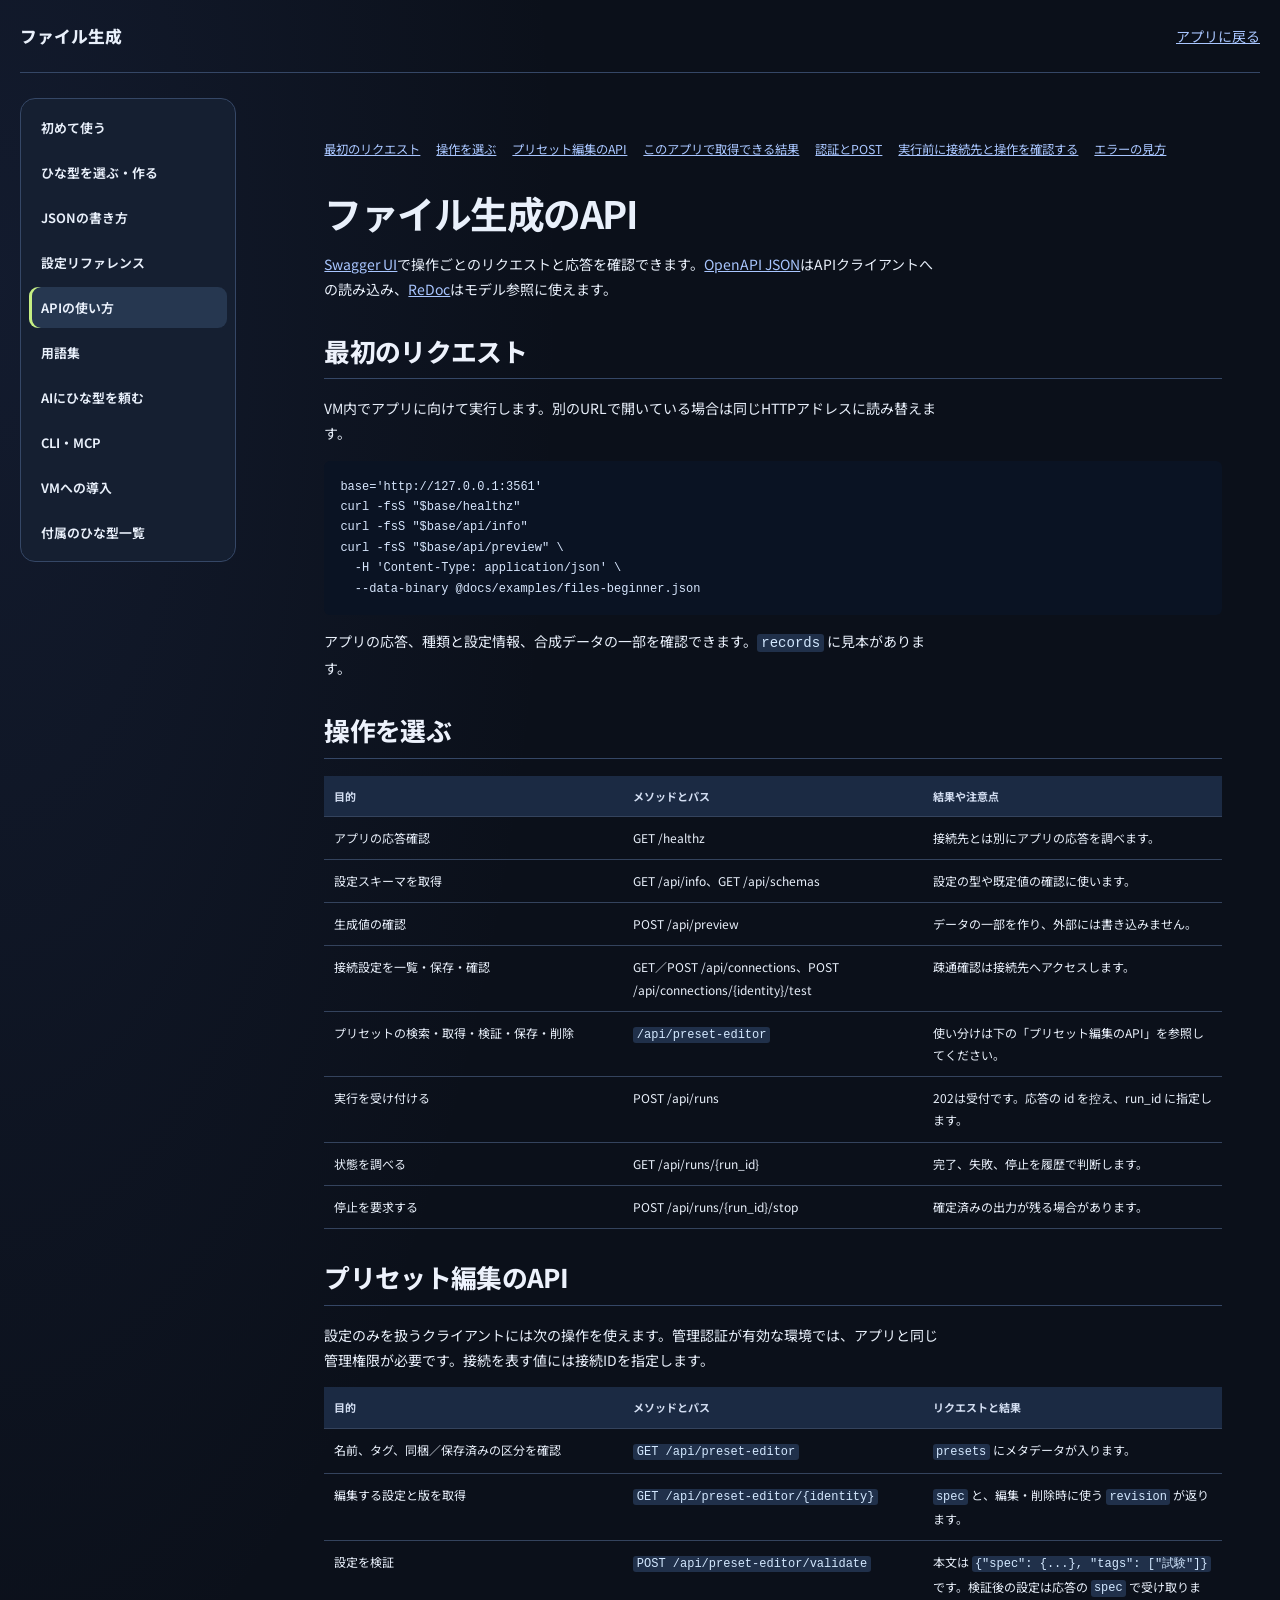
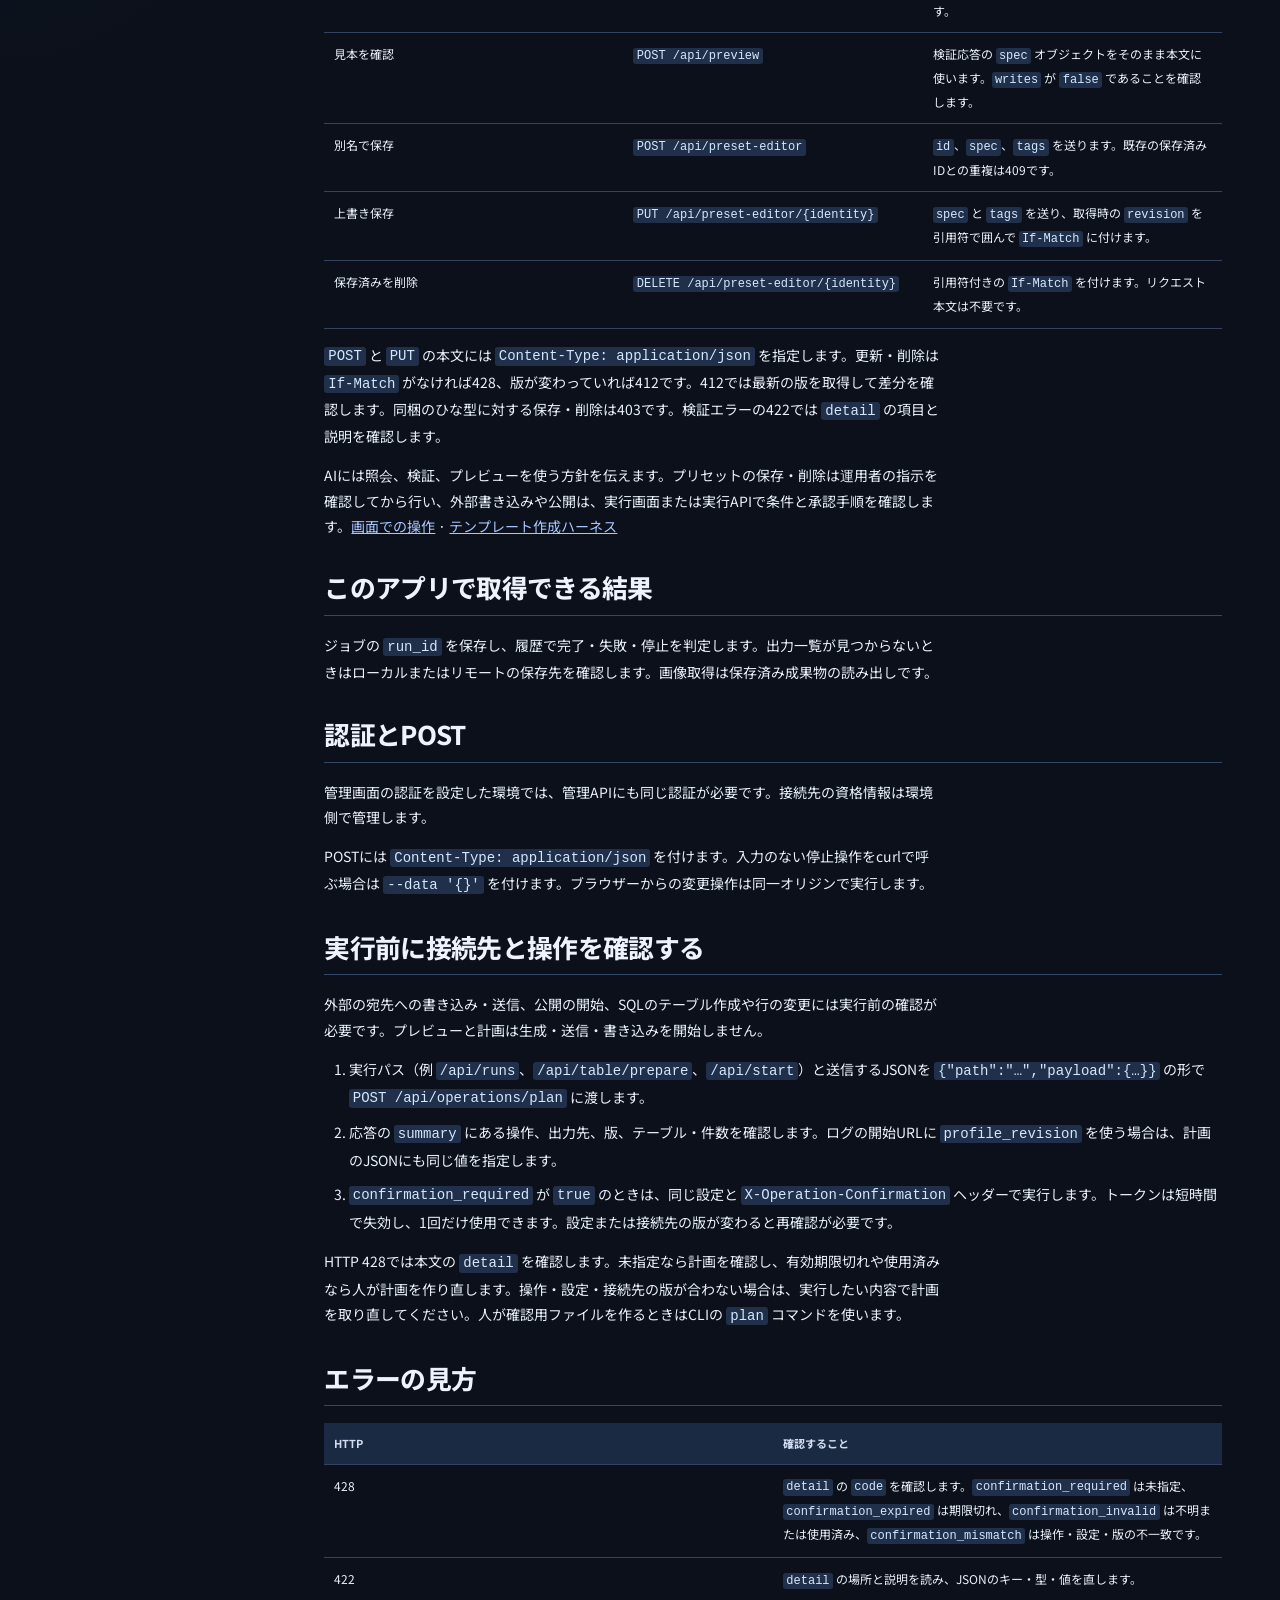
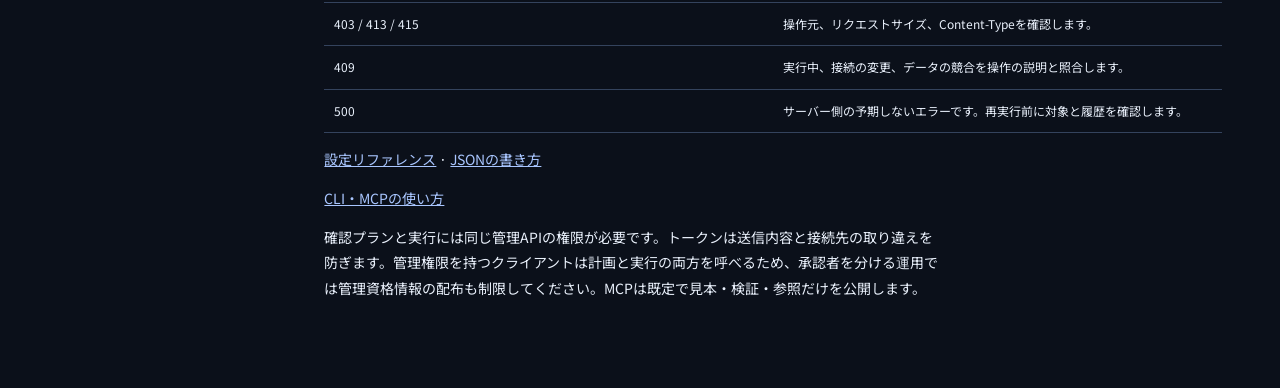
<file: docs/help-site/api.html>
<!doctype html>
<html lang="ja">
<head>
  <meta charset="utf-8">
  <meta name="viewport" content="width=device-width, initial-scale=1">
  <title>APIの使い方 | ファイル生成</title>
  <link rel="stylesheet" href="/static/style.css">
  <link rel="stylesheet" href="/static/help.css">
  <script src="/static/help.js" defer></script>
</head>
<body class="help-page">
  <a class="help-skip" href="#help-content">本文へ移動</a>
  <div class="help-top">
    <a class="help-home" href="/">ファイル生成</a>
    <a href="/">アプリに戻る</a>
  </div>
  <div class="help-layout">
    <nav class="help-nav" aria-label="ヘルプ"><a href="/help/index.html">初めて使う</a><a href="/help/presets.html">ひな型を選ぶ・作る</a><a href="/help/templates.html">JSONの書き方</a><a href="/help/settings.html">設定リファレンス</a><a href="/help/api.html" aria-current="page">APIの使い方</a><a href="/help/glossary.html">用語集</a><a href="/help/ai.html">AIにひな型を頼む</a><a href="/help/mcp.html">CLI・MCP</a><a href="/help/install.html">VMへの導入</a><a href="/help/catalog.html">付属のひな型一覧</a></nav>
    <main class="help-content" id="help-content">
      <nav class="help-outline" aria-label="このページ"><a href="#最初のリクエスト">最初のリクエスト</a><a href="#操作を選ぶ">操作を選ぶ</a><a href="#プリセット編集のapi">プリセット編集のAPI</a><a href="#このアプリで取得できる結果">このアプリで取得できる結果</a><a href="#認証とpost">認証とPOST</a><a href="#実行前に接続先と操作を確認する">実行前に接続先と操作を確認する</a><a href="#エラ-の見方">エラーの見方</a></nav>
      <article><h1>ファイル生成のAPI</h1>
<p><a href="/docs">Swagger UI</a>で操作ごとのリクエストと応答を確認できます。<a href="/openapi.json">OpenAPI JSON</a>はAPIクライアントへの読み込み、<a href="/redoc">ReDoc</a>はモデル参照に使えます。</p>
<h2 id="最初のリクエスト">最初のリクエスト</h2>
<p>VM内でアプリに向けて実行します。別のURLで開いている場合は同じHTTPアドレスに読み替えます。</p>
<pre><code class="language-sh">base='http://127.0.0.1:3561'
curl -fsS &quot;$base/healthz&quot;
curl -fsS &quot;$base/api/info&quot;
curl -fsS &quot;$base/api/preview&quot; \
  -H 'Content-Type: application/json' \
  --data-binary @docs/examples/files-beginner.json
</code></pre>
<p>アプリの応答、種類と設定情報、合成データの一部を確認できます。<code>records</code> に見本があります。</p>
<h2 id="操作を選ぶ">操作を選ぶ</h2>
<table>
<thead>
<tr>
<th>目的</th>
<th>メソッドとパス</th>
<th>結果や注意点</th>
</tr>
</thead>
<tbody>
<tr>
<td>アプリの応答確認</td>
<td>GET /healthz</td>
<td>接続先とは別にアプリの応答を調べます。</td>
</tr>
<tr>
<td>設定スキーマを取得</td>
<td>GET /api/info、GET /api/schemas</td>
<td>設定の型や既定値の確認に使います。</td>
</tr>
<tr>
<td>生成値の確認</td>
<td>POST /api/preview</td>
<td>データの一部を作り、外部には書き込みません。</td>
</tr>
<tr>
<td>接続設定を一覧・保存・確認</td>
<td>GET／POST /api/connections、POST /api/connections/{identity}/test</td>
<td>疎通確認は接続先へアクセスします。</td>
</tr>
<tr>
<td>プリセットの検索・取得・検証・保存・削除</td>
<td><code>/api/preset-editor</code></td>
<td>使い分けは下の「プリセット編集のAPI」を参照してください。</td>
</tr>
<tr>
<td>実行を受け付ける</td>
<td>POST /api/runs</td>
<td>202は受付です。応答の id を控え、run_id に指定します。</td>
</tr>
<tr>
<td>状態を調べる</td>
<td>GET /api/runs/{run_id}</td>
<td>完了、失敗、停止を履歴で判断します。</td>
</tr>
<tr>
<td>停止を要求する</td>
<td>POST /api/runs/{run_id}/stop</td>
<td>確定済みの出力が残る場合があります。</td>
</tr>
</tbody>
</table>
<h2 id="プリセット編集のapi">プリセット編集のAPI</h2>
<p>設定のみを扱うクライアントには次の操作を使えます。管理認証が有効な環境では、アプリと同じ管理権限が必要です。接続を表す値には接続IDを指定します。</p>
<table>
<thead>
<tr>
<th>目的</th>
<th>メソッドとパス</th>
<th>リクエストと結果</th>
</tr>
</thead>
<tbody>
<tr>
<td>名前、タグ、同梱／保存済みの区分を確認</td>
<td><code>GET /api/preset-editor</code></td>
<td><code>presets</code> にメタデータが入ります。</td>
</tr>
<tr>
<td>編集する設定と版を取得</td>
<td><code>GET /api/preset-editor/{identity}</code></td>
<td><code>spec</code> と、編集・削除時に使う <code>revision</code> が返ります。</td>
</tr>
<tr>
<td>設定を検証</td>
<td><code>POST /api/preset-editor/validate</code></td>
<td>本文は <code>{&quot;spec&quot;: {...}, &quot;tags&quot;: [&quot;試験&quot;]}</code> です。検証後の設定は応答の <code>spec</code> で受け取ります。</td>
</tr>
<tr>
<td>見本を確認</td>
<td><code>POST /api/preview</code></td>
<td>検証応答の <code>spec</code> オブジェクトをそのまま本文に使います。<code>writes</code> が <code>false</code> であることを確認します。</td>
</tr>
<tr>
<td>別名で保存</td>
<td><code>POST /api/preset-editor</code></td>
<td><code>id</code>、<code>spec</code>、<code>tags</code> を送ります。既存の保存済みIDとの重複は409です。</td>
</tr>
<tr>
<td>上書き保存</td>
<td><code>PUT /api/preset-editor/{identity}</code></td>
<td><code>spec</code> と <code>tags</code> を送り、取得時の <code>revision</code> を引用符で囲んで <code>If-Match</code> に付けます。</td>
</tr>
<tr>
<td>保存済みを削除</td>
<td><code>DELETE /api/preset-editor/{identity}</code></td>
<td>引用符付きの <code>If-Match</code> を付けます。リクエスト本文は不要です。</td>
</tr>
</tbody>
</table>
<p><code>POST</code> と <code>PUT</code> の本文には <code>Content-Type: application/json</code> を指定します。更新・削除は <code>If-Match</code> がなければ428、版が変わっていれば412です。412では最新の版を取得して差分を確認します。同梱のひな型に対する保存・削除は403です。検証エラーの422では <code>detail</code> の項目と説明を確認します。</p>
<p>AIには照会、検証、プレビューを使う方針を伝えます。プリセットの保存・削除は運用者の指示を確認してから行い、外部書き込みや公開は、実行画面または実行APIで条件と承認手順を確認します。<a href="/help/presets.html">画面での操作</a> · <a href="/help/ai.html">テンプレート作成ハーネス</a></p>
<h2 id="このアプリで取得できる結果">このアプリで取得できる結果</h2>
<p>ジョブの <code>run_id</code> を保存し、履歴で完了・失敗・停止を判定します。出力一覧が見つからないときはローカルまたはリモートの保存先を確認します。画像取得は保存済み成果物の読み出しです。</p>
<h2 id="認証とpost">認証とPOST</h2>
<p>管理画面の認証を設定した環境では、管理APIにも同じ認証が必要です。接続先の資格情報は環境側で管理します。</p>
<p>POSTには <code>Content-Type: application/json</code> を付けます。入力のない停止操作をcurlで呼ぶ場合は <code>--data '{}'</code> を付けます。ブラウザーからの変更操作は同一オリジンで実行します。</p>
<h2 id="実行前に接続先と操作を確認する">実行前に接続先と操作を確認する</h2>
<p>外部の宛先への書き込み・送信、公開の開始、SQLのテーブル作成や行の変更には実行前の確認が必要です。プレビューと計画は生成・送信・書き込みを開始しません。</p>
<ol>
<li>実行パス（例 <code>/api/runs</code>、<code>/api/table/prepare</code>、<code>/api/start</code>）と送信するJSONを <code>{&quot;path&quot;:&quot;…&quot;,&quot;payload&quot;:{…}}</code> の形で <code>POST /api/operations/plan</code> に渡します。</li>
<li>応答の <code>summary</code> にある操作、出力先、版、テーブル・件数を確認します。ログの開始URLに <code>profile_revision</code> を使う場合は、計画のJSONにも同じ値を指定します。</li>
<li><code>confirmation_required</code> が <code>true</code> のときは、同じ設定と <code>X-Operation-Confirmation</code> ヘッダーで実行します。トークンは短時間で失効し、1回だけ使用できます。設定または接続先の版が変わると再確認が必要です。</li>
</ol>
<p>HTTP 428では本文の <code>detail</code> を確認します。未指定なら計画を確認し、有効期限切れや使用済みなら人が計画を作り直します。操作・設定・接続先の版が合わない場合は、実行したい内容で計画を取り直してください。人が確認用ファイルを作るときはCLIの <code>plan</code> コマンドを使います。</p>
<h2 id="エラ-の見方">エラーの見方</h2>
<table>
<thead>
<tr>
<th>HTTP</th>
<th>確認すること</th>
</tr>
</thead>
<tbody>
<tr>
<td>428</td>
<td><code>detail</code> の <code>code</code> を確認します。<code>confirmation_required</code> は未指定、<code>confirmation_expired</code> は期限切れ、<code>confirmation_invalid</code> は不明または使用済み、<code>confirmation_mismatch</code> は操作・設定・版の不一致です。</td>
</tr>
<tr>
<td>422</td>
<td><code>detail</code> の場所と説明を読み、JSONのキー・型・値を直します。</td>
</tr>
<tr>
<td>403 / 413 / 415</td>
<td>操作元、リクエストサイズ、Content-Typeを確認します。</td>
</tr>
<tr>
<td>409</td>
<td>実行中、接続の変更、データの競合を操作の説明と照合します。</td>
</tr>
<tr>
<td>500</td>
<td>サーバー側の予期しないエラーです。再実行前に対象と履歴を確認します。</td>
</tr>
</tbody>
</table>
<p><a href="/help/settings.html">設定リファレンス</a> · <a href="/help/templates.html">JSONの書き方</a></p>
<p><a href="/help/mcp.html">CLI・MCPの使い方</a></p>
<p>確認プランと実行には同じ管理APIの権限が必要です。トークンは送信内容と接続先の取り違えを防ぎます。管理権限を持つクライアントは計画と実行の両方を呼べるため、承認者を分ける運用では管理資格情報の配布も制限してください。MCPは既定で見本・検証・参照だけを公開します。</p>
</article>
    </main>
  </div>
</body>
</html>
</file>
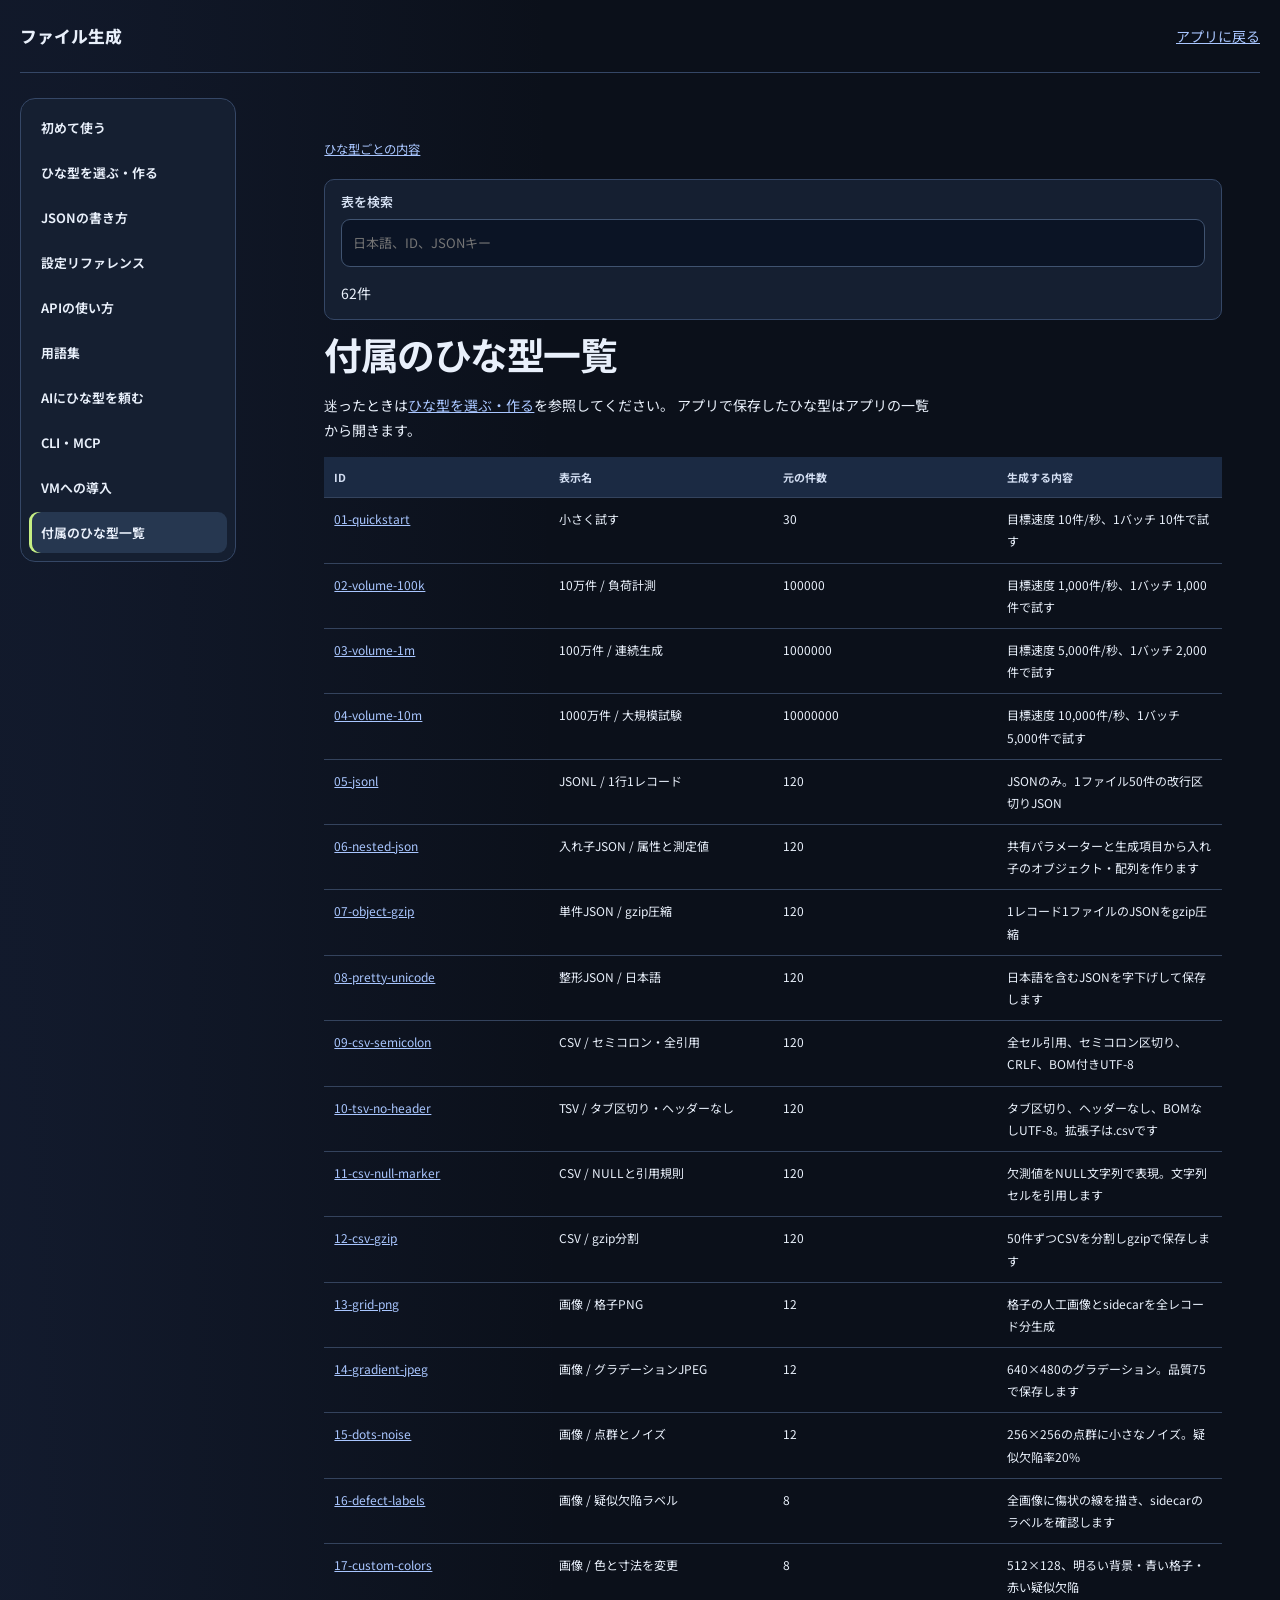
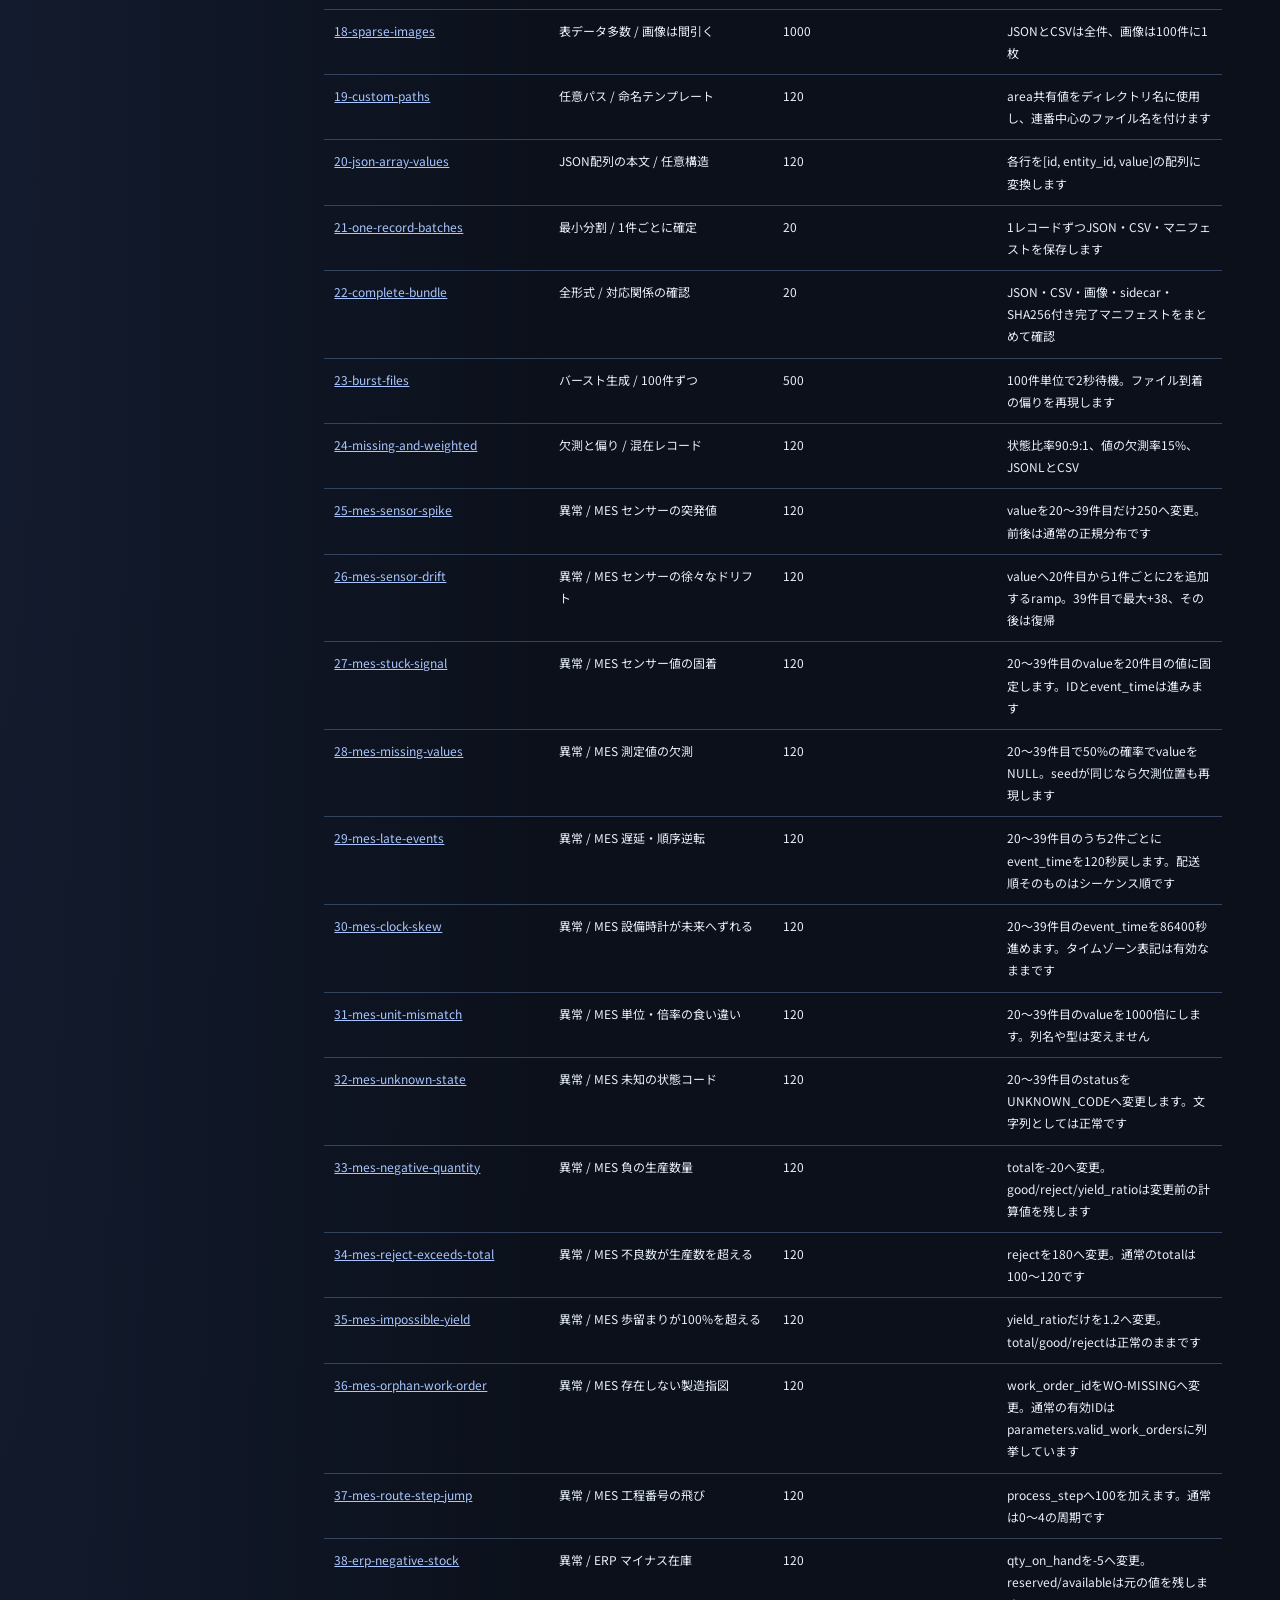
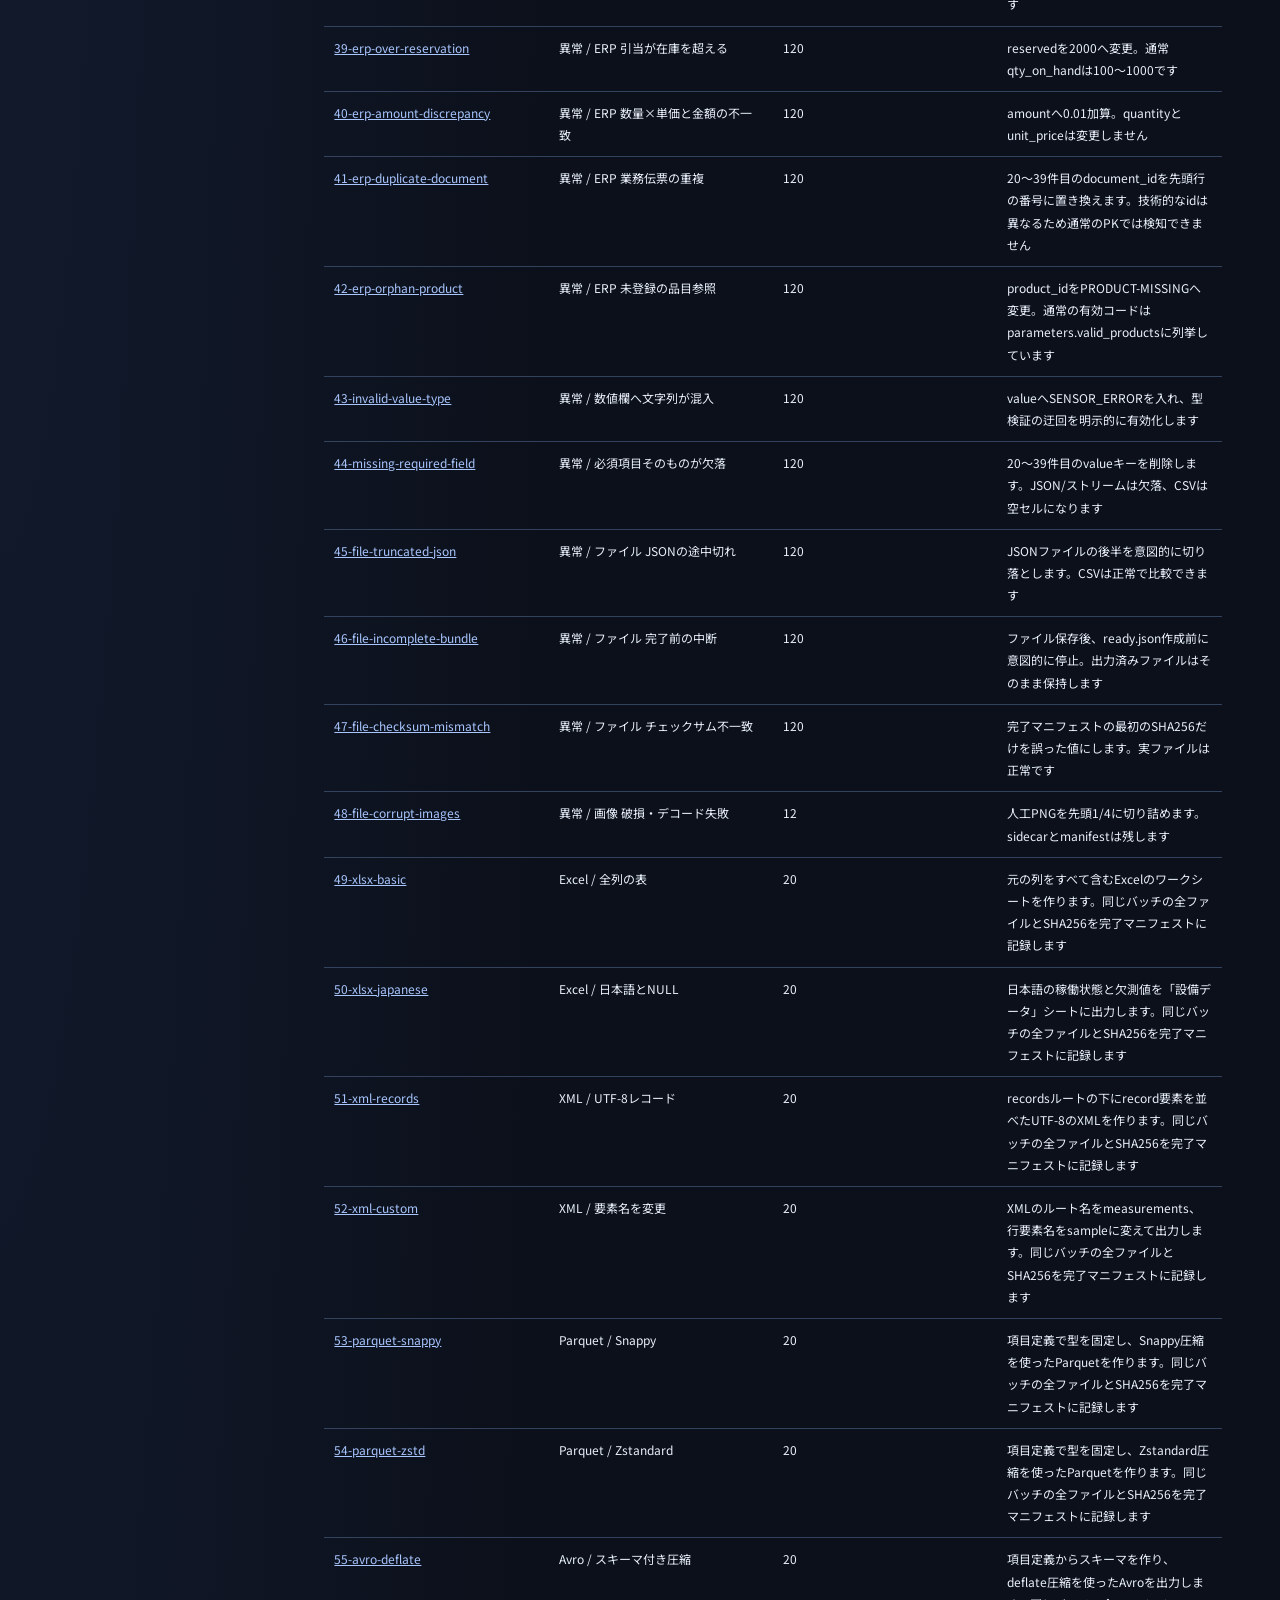
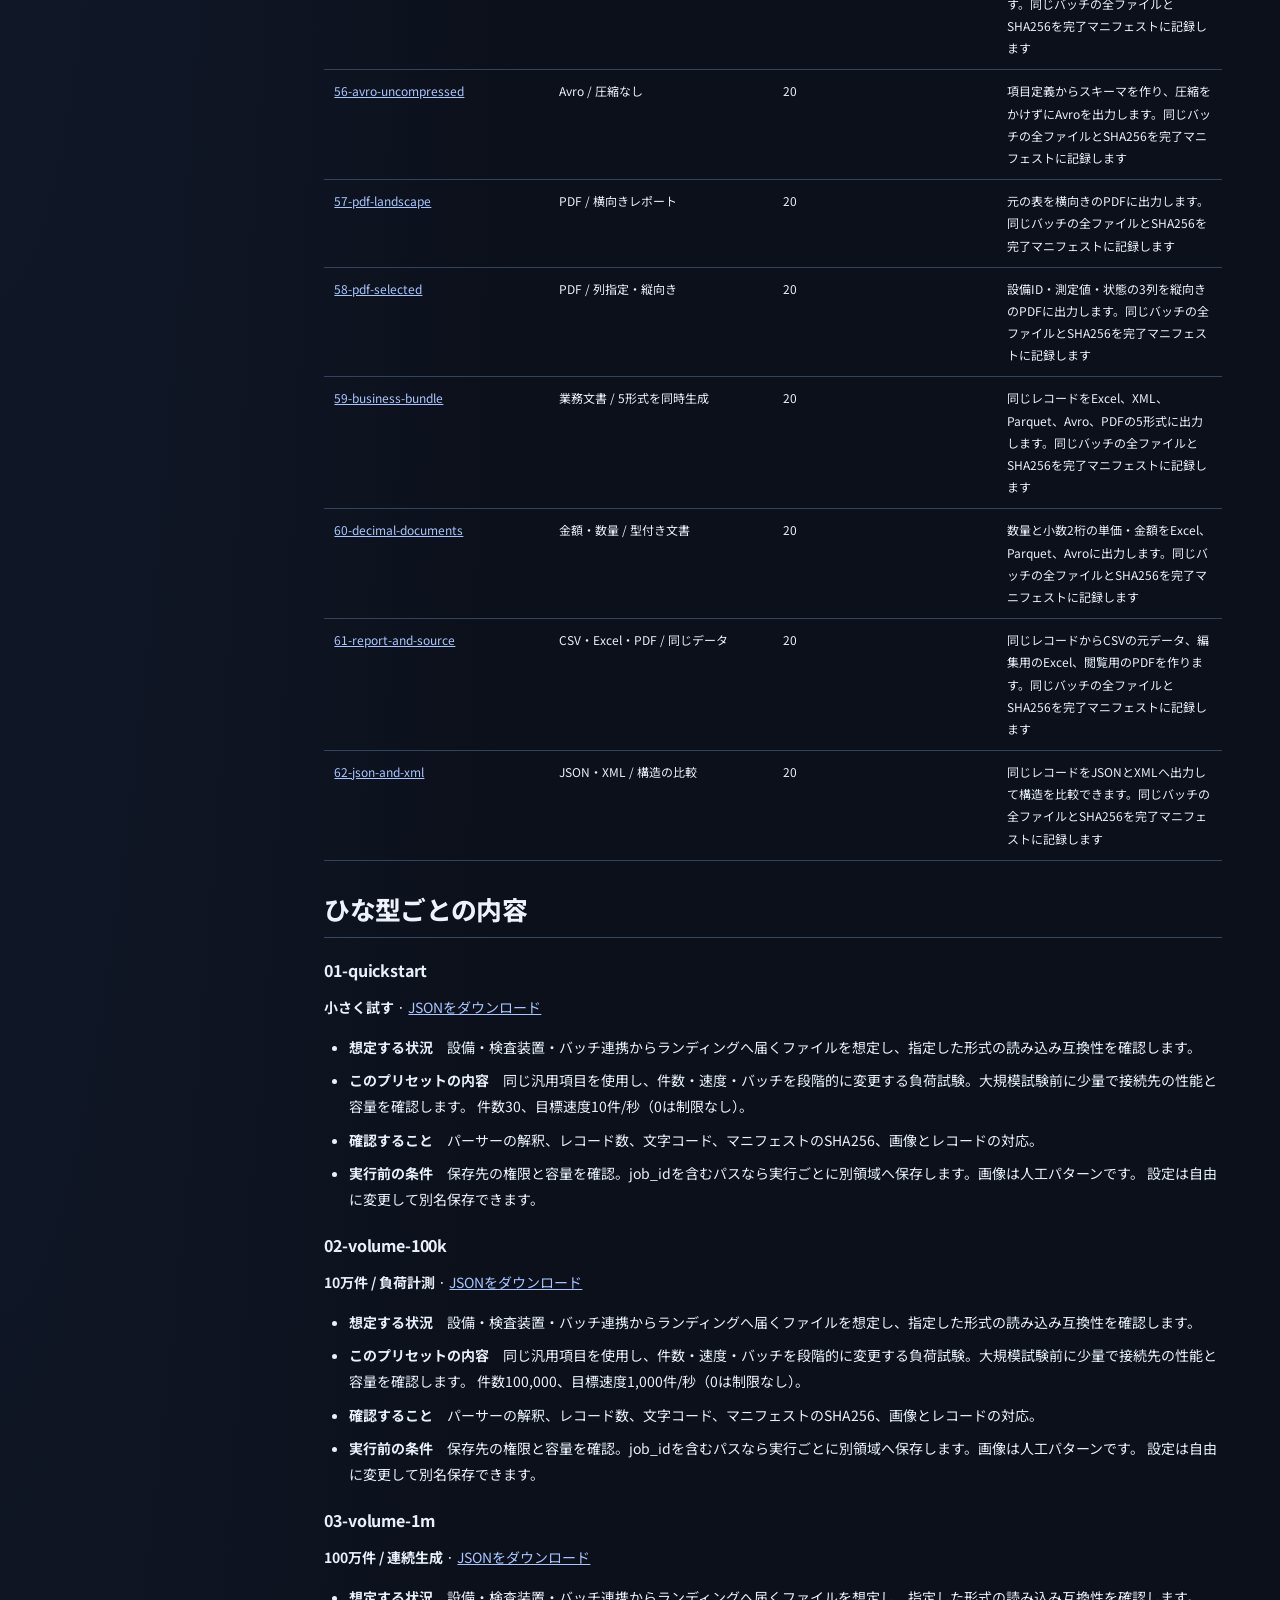
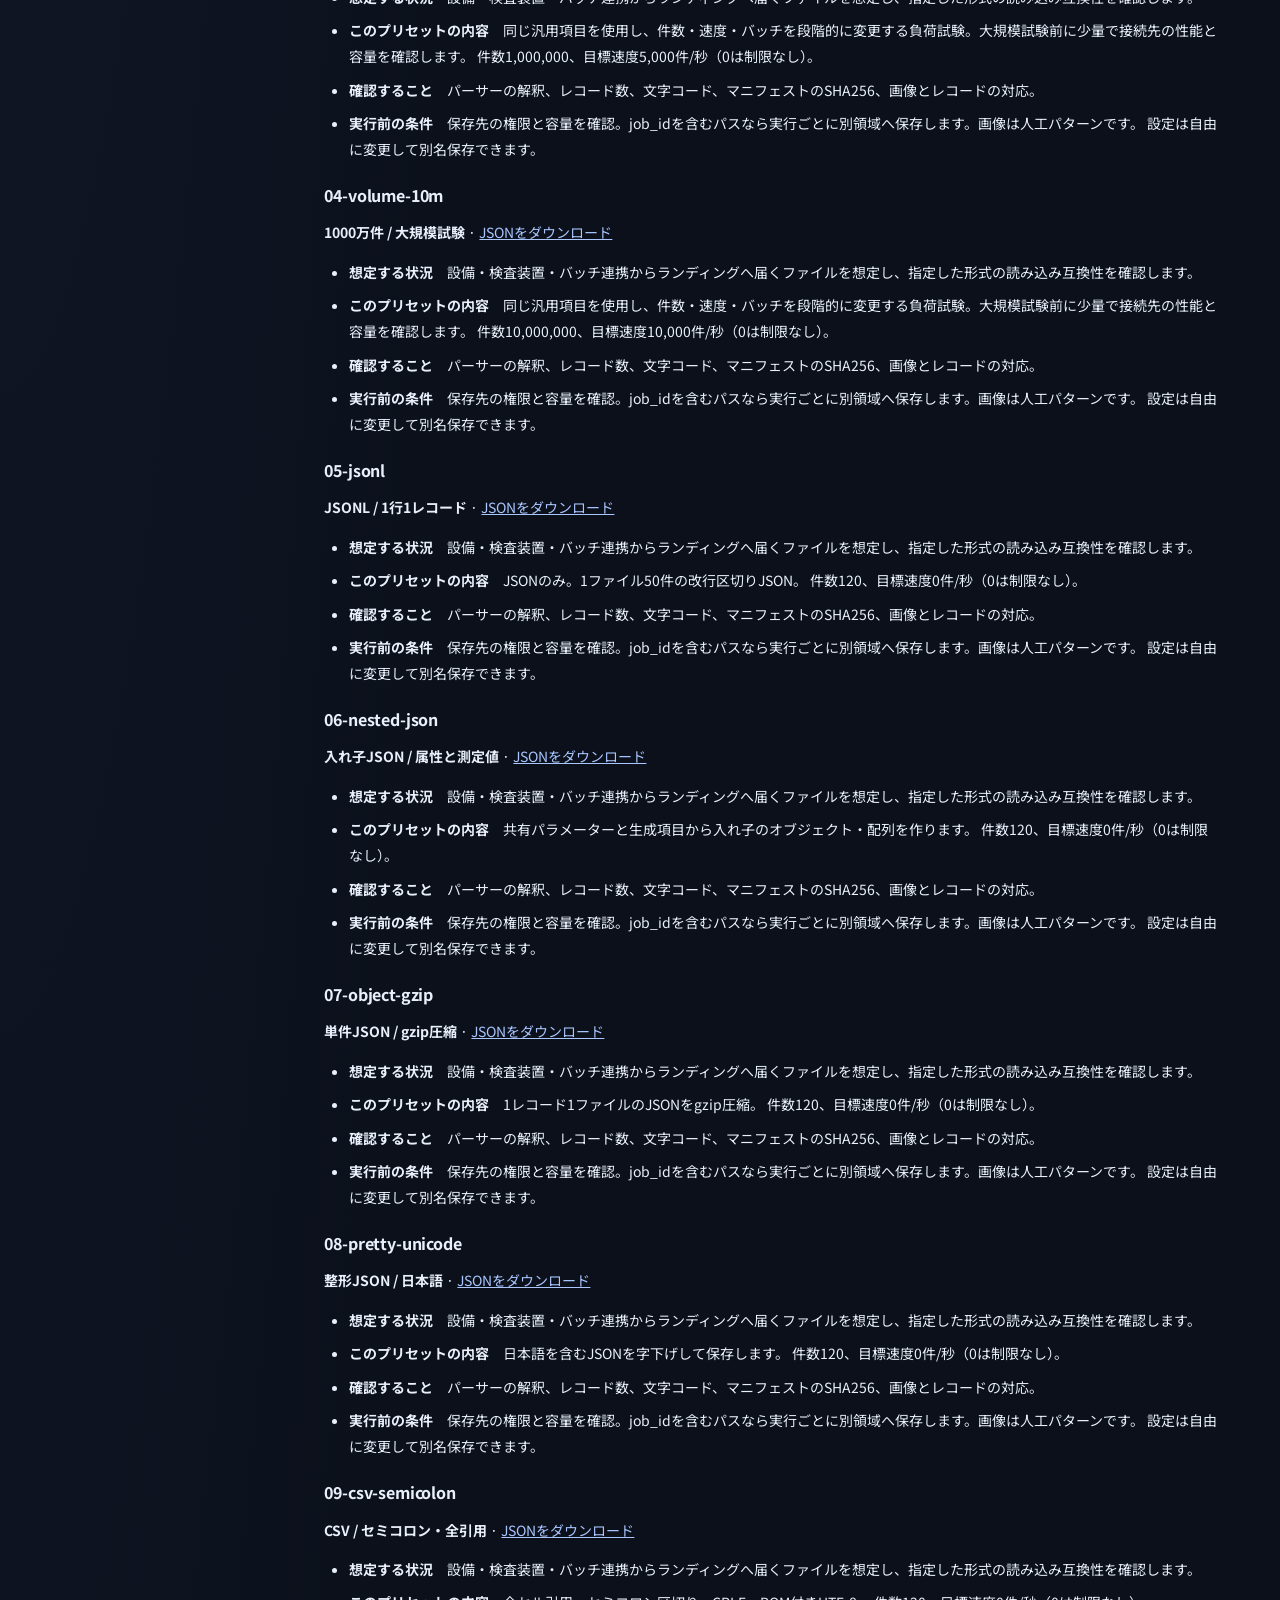
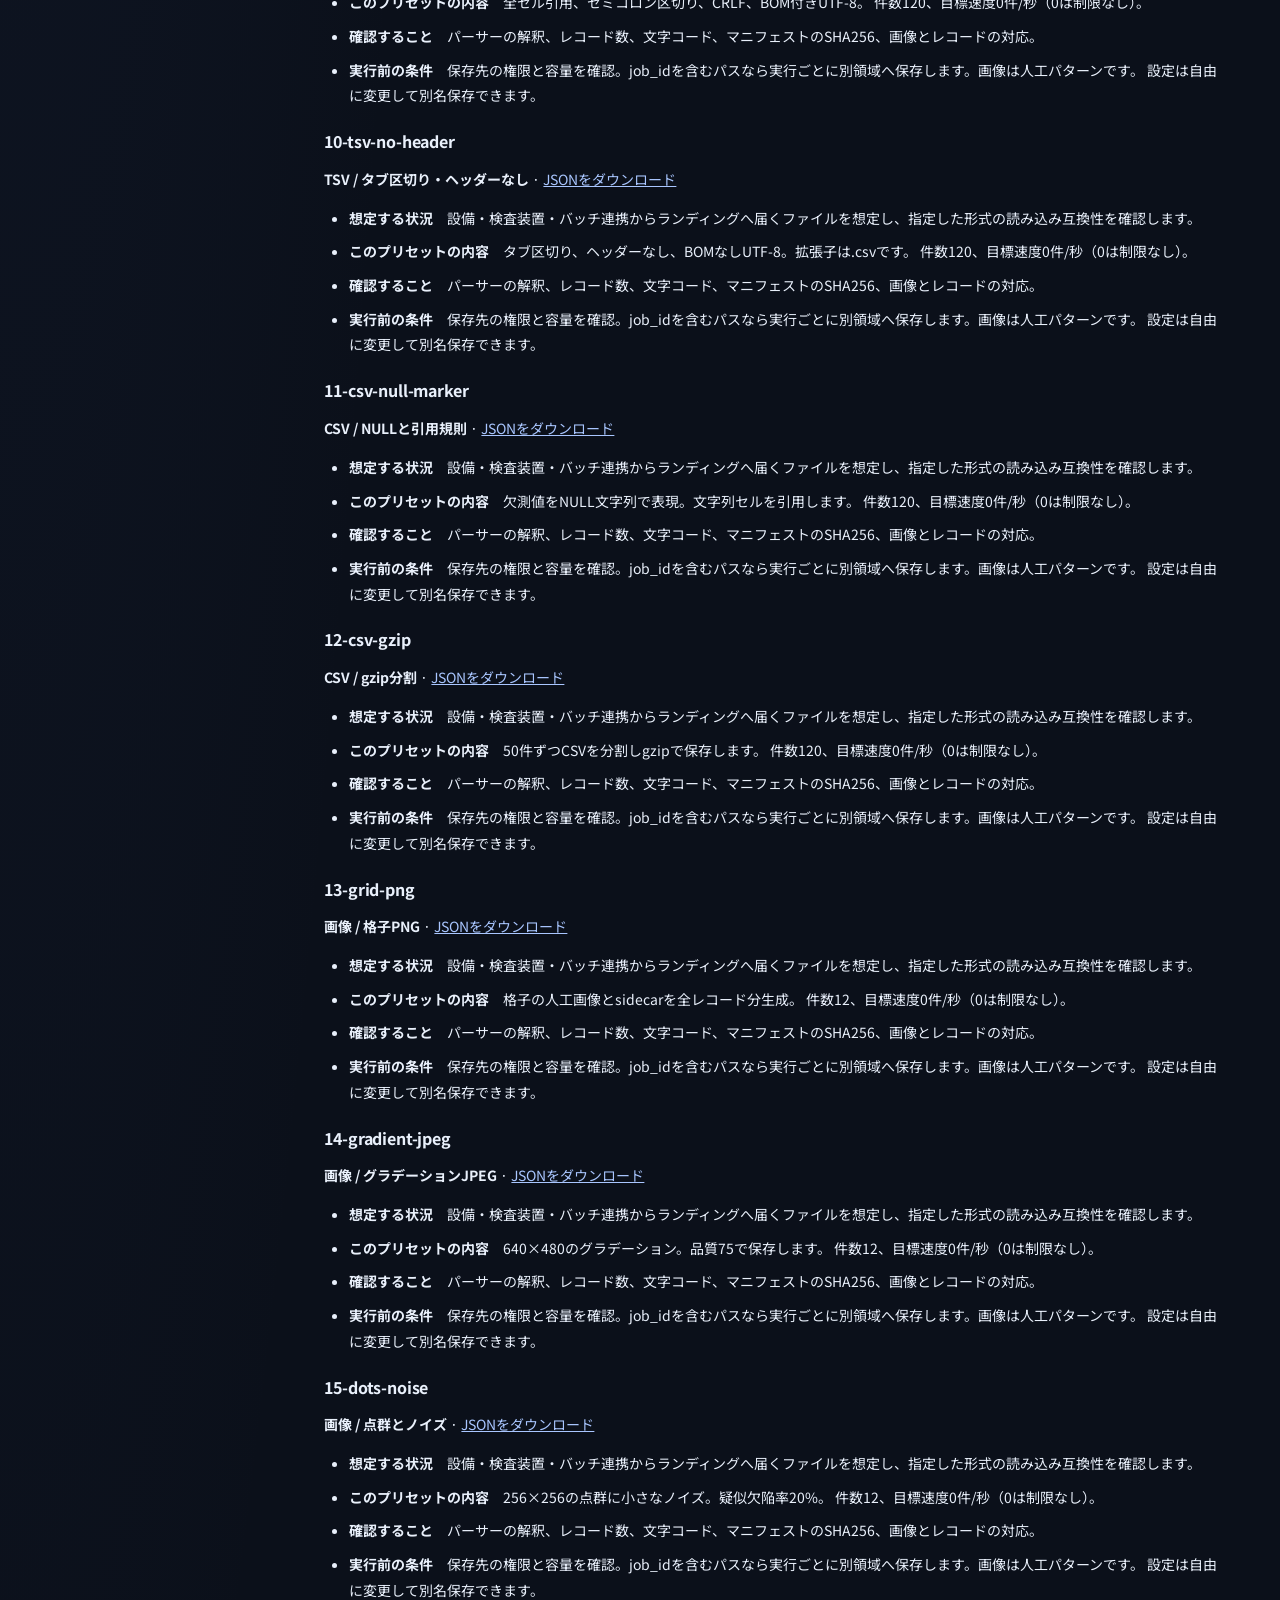
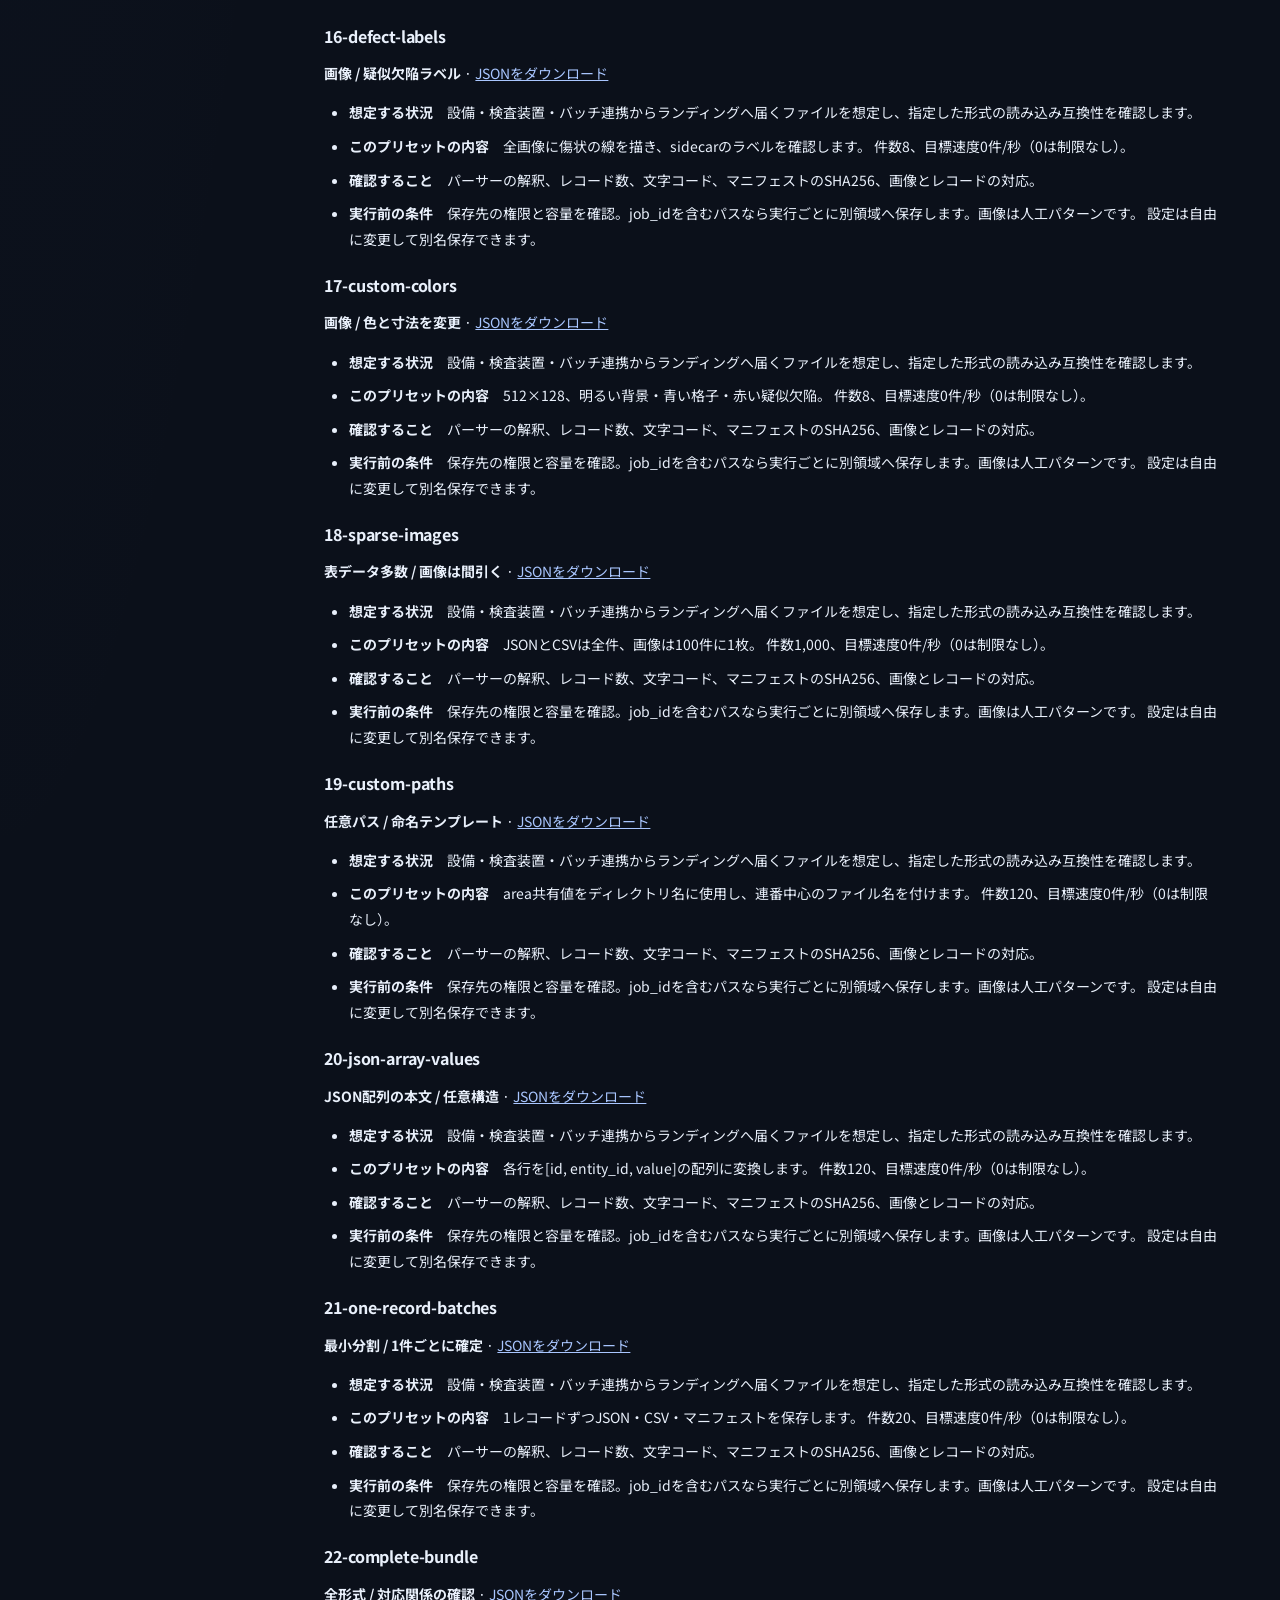
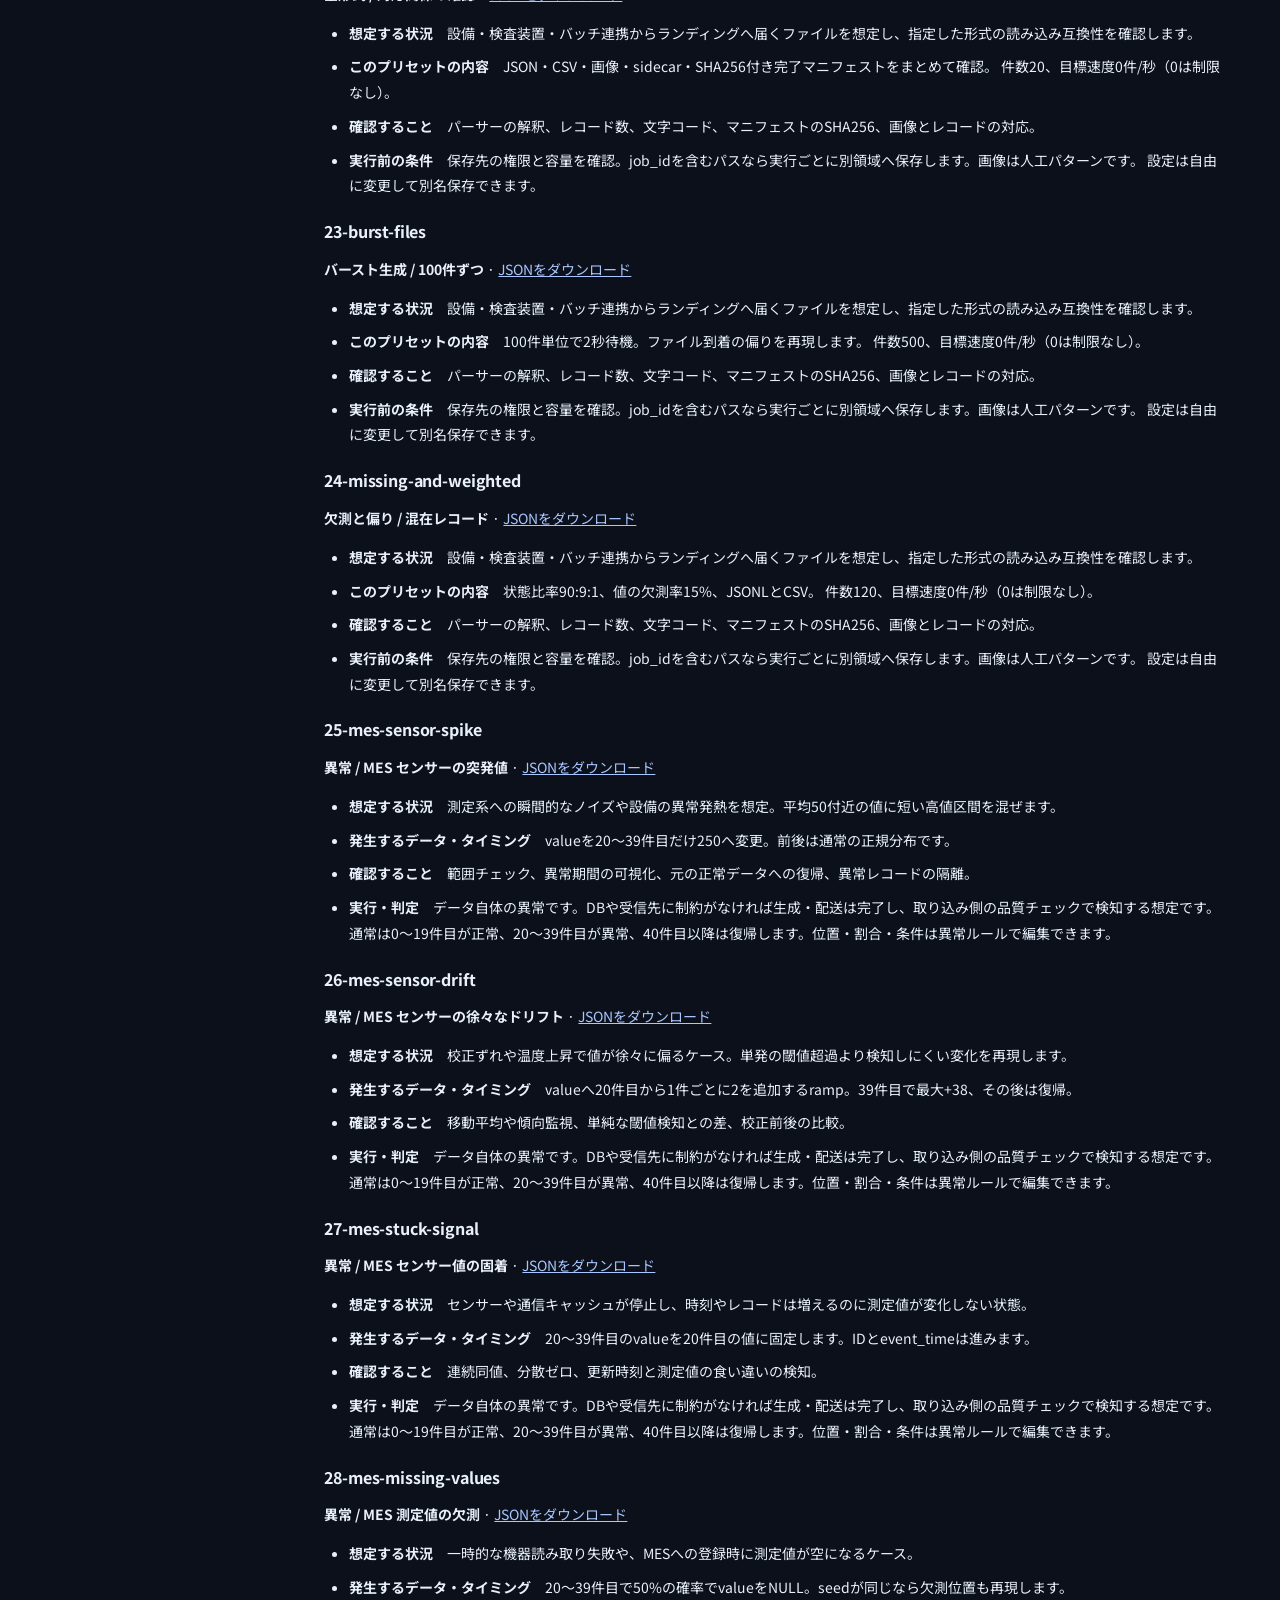
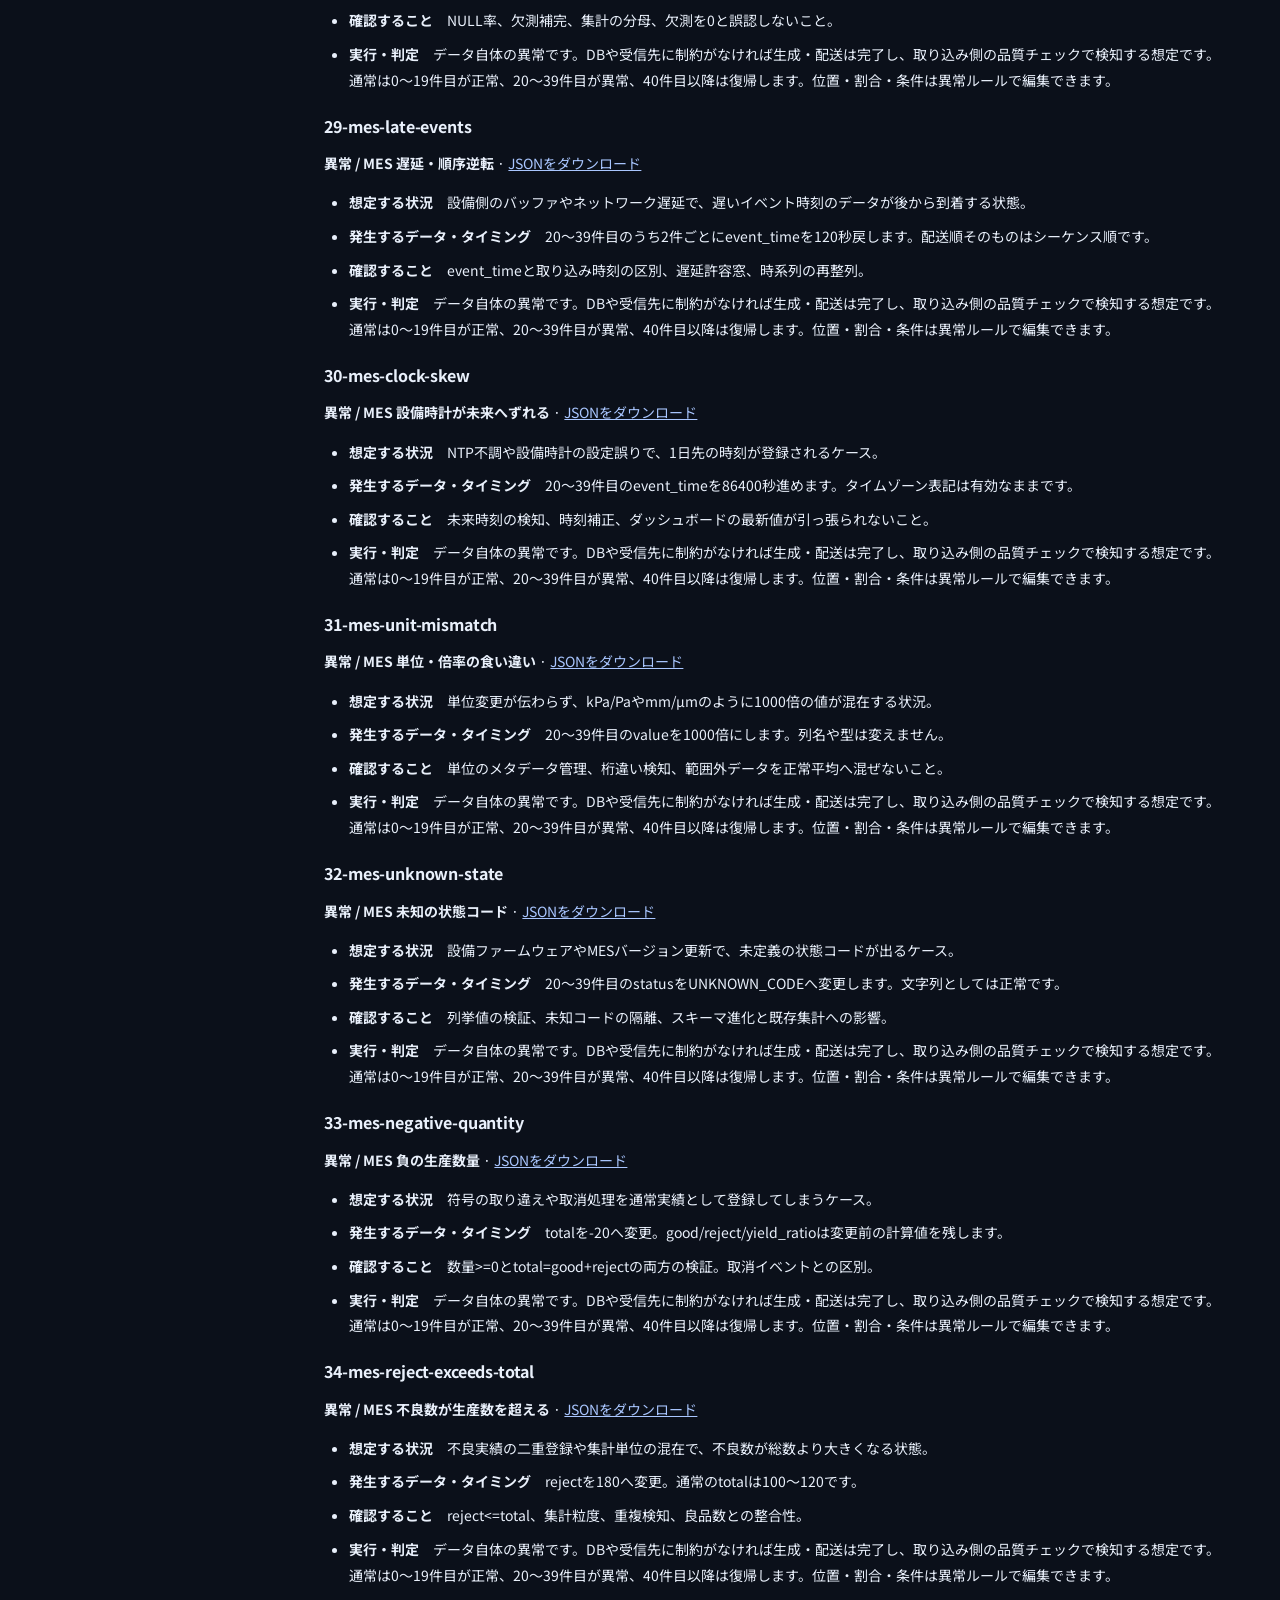
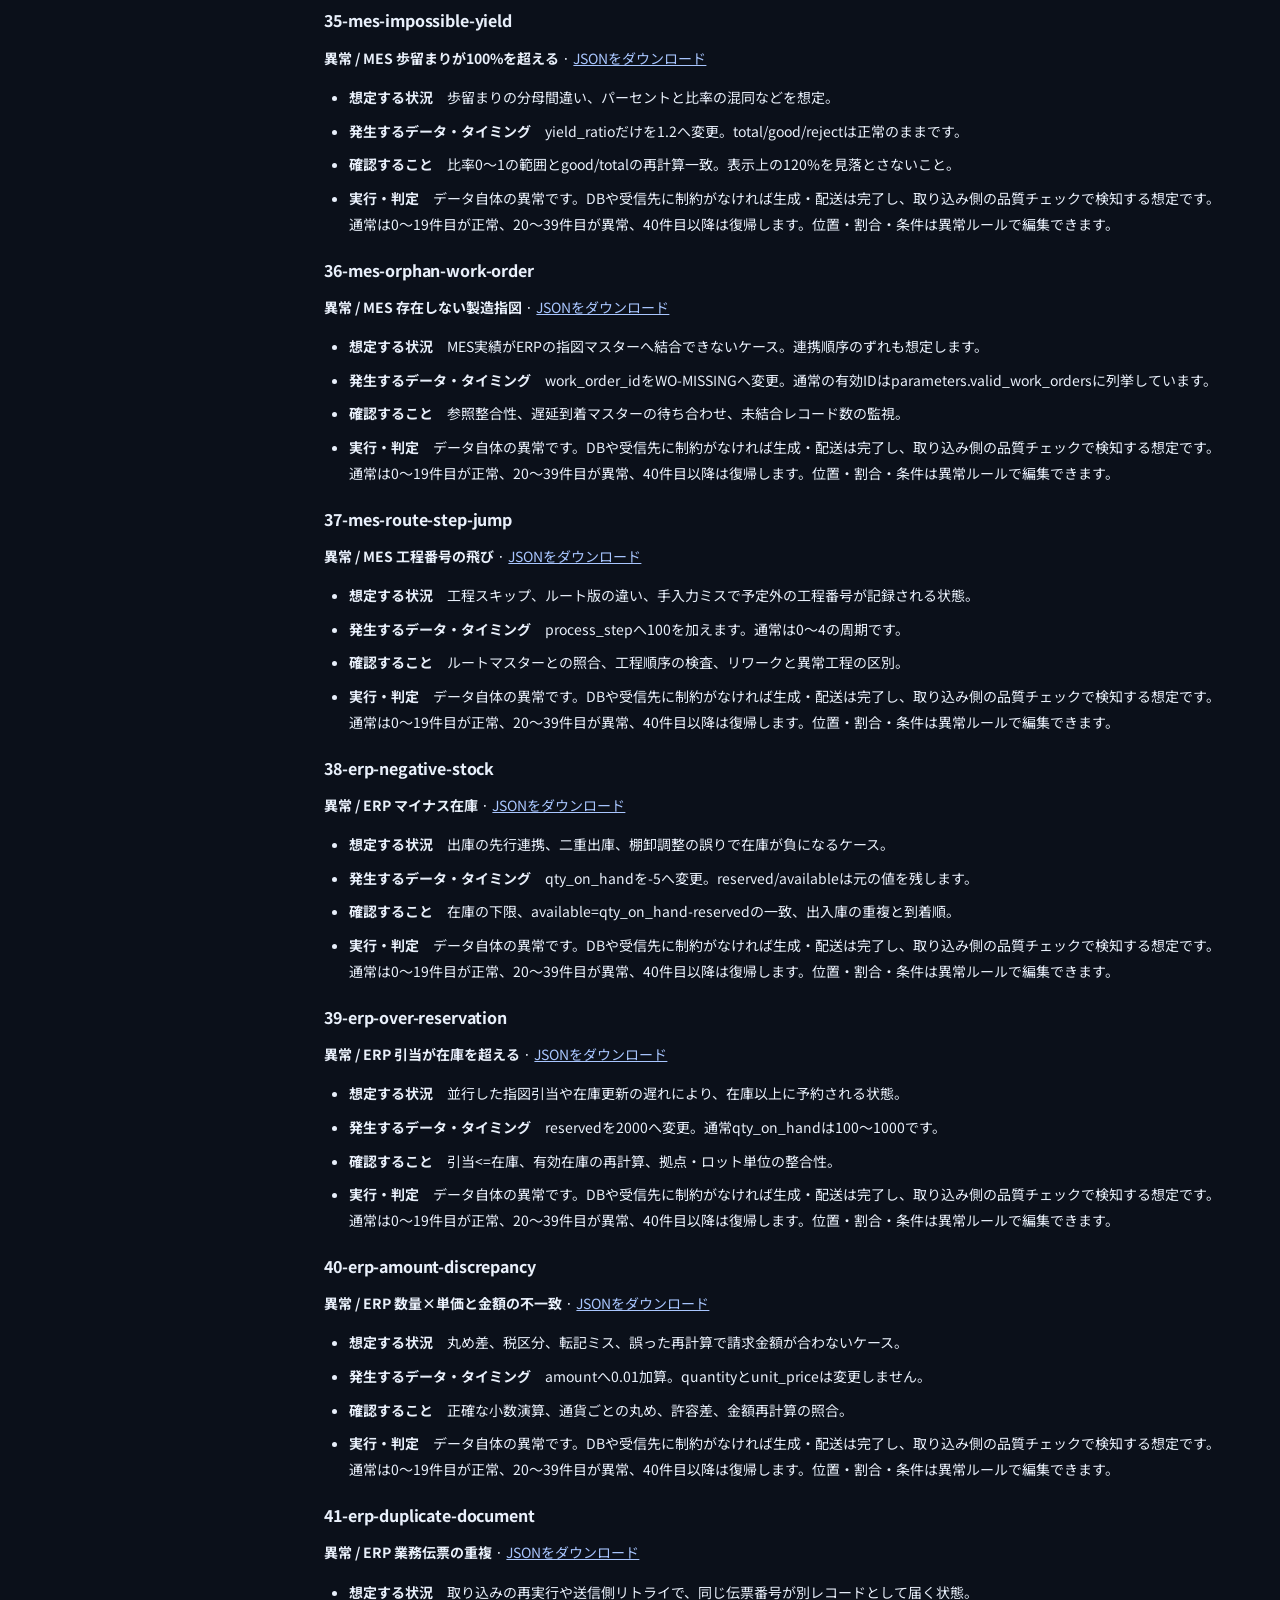
<file: docs/help-site/catalog.html>
<!doctype html>
<html lang="ja">
<head>
  <meta charset="utf-8">
  <meta name="viewport" content="width=device-width, initial-scale=1">
  <title>付属のひな型一覧 | ファイル生成</title>
  <link rel="stylesheet" href="/static/style.css">
  <link rel="stylesheet" href="/static/help.css">
  <script src="/static/help.js" defer></script>
</head>
<body class="help-page">
  <a class="help-skip" href="#help-content">本文へ移動</a>
  <div class="help-top">
    <a class="help-home" href="/">ファイル生成</a>
    <a href="/">アプリに戻る</a>
  </div>
  <div class="help-layout">
    <nav class="help-nav" aria-label="ヘルプ"><a href="/help/index.html">初めて使う</a><a href="/help/presets.html">ひな型を選ぶ・作る</a><a href="/help/templates.html">JSONの書き方</a><a href="/help/settings.html">設定リファレンス</a><a href="/help/api.html">APIの使い方</a><a href="/help/glossary.html">用語集</a><a href="/help/ai.html">AIにひな型を頼む</a><a href="/help/mcp.html">CLI・MCP</a><a href="/help/install.html">VMへの導入</a><a href="/help/catalog.html" aria-current="page">付属のひな型一覧</a></nav>
    <main class="help-content" id="help-content">
      <nav class="help-outline" aria-label="このページ"><a href="#ひな型ごとの内容">ひな型ごとの内容</a></nav>
      <div class="help-search" hidden><label for="help-filter">表を検索</label><input id="help-filter" type="search" placeholder="日本語、ID、JSONキー"><p id="help-results" role="status"></p></div>
      <article><h1>付属のひな型一覧</h1>
<p>迷ったときは<a href="/help/presets.html">ひな型を選ぶ・作る</a>を参照してください。
アプリで保存したひな型はアプリの一覧から開きます。</p>
<table>
<thead>
<tr>
<th>ID</th>
<th>表示名</th>
<th>元の件数</th>
<th>生成する内容</th>
</tr>
</thead>
<tbody>
<tr>
<td><a href="#01-quickstart">01-quickstart</a></td>
<td>小さく試す</td>
<td>30</td>
<td>目標速度 10件/秒、1バッチ 10件で試す</td>
</tr>
<tr>
<td><a href="#02-volume-100k">02-volume-100k</a></td>
<td>10万件 / 負荷計測</td>
<td>100000</td>
<td>目標速度 1,000件/秒、1バッチ 1,000件で試す</td>
</tr>
<tr>
<td><a href="#03-volume-1m">03-volume-1m</a></td>
<td>100万件 / 連続生成</td>
<td>1000000</td>
<td>目標速度 5,000件/秒、1バッチ 2,000件で試す</td>
</tr>
<tr>
<td><a href="#04-volume-10m">04-volume-10m</a></td>
<td>1000万件 / 大規模試験</td>
<td>10000000</td>
<td>目標速度 10,000件/秒、1バッチ 5,000件で試す</td>
</tr>
<tr>
<td><a href="#05-jsonl">05-jsonl</a></td>
<td>JSONL / 1行1レコード</td>
<td>120</td>
<td>JSONのみ。1ファイル50件の改行区切りJSON</td>
</tr>
<tr>
<td><a href="#06-nested-json">06-nested-json</a></td>
<td>入れ子JSON / 属性と測定値</td>
<td>120</td>
<td>共有パラメーターと生成項目から入れ子のオブジェクト・配列を作ります</td>
</tr>
<tr>
<td><a href="#07-object-gzip">07-object-gzip</a></td>
<td>単件JSON / gzip圧縮</td>
<td>120</td>
<td>1レコード1ファイルのJSONをgzip圧縮</td>
</tr>
<tr>
<td><a href="#08-pretty-unicode">08-pretty-unicode</a></td>
<td>整形JSON / 日本語</td>
<td>120</td>
<td>日本語を含むJSONを字下げして保存します</td>
</tr>
<tr>
<td><a href="#09-csv-semicolon">09-csv-semicolon</a></td>
<td>CSV / セミコロン・全引用</td>
<td>120</td>
<td>全セル引用、セミコロン区切り、CRLF、BOM付きUTF-8</td>
</tr>
<tr>
<td><a href="#10-tsv-no-header">10-tsv-no-header</a></td>
<td>TSV / タブ区切り・ヘッダーなし</td>
<td>120</td>
<td>タブ区切り、ヘッダーなし、BOMなしUTF-8。拡張子は.csvです</td>
</tr>
<tr>
<td><a href="#11-csv-null-marker">11-csv-null-marker</a></td>
<td>CSV / NULLと引用規則</td>
<td>120</td>
<td>欠測値をNULL文字列で表現。文字列セルを引用します</td>
</tr>
<tr>
<td><a href="#12-csv-gzip">12-csv-gzip</a></td>
<td>CSV / gzip分割</td>
<td>120</td>
<td>50件ずつCSVを分割しgzipで保存します</td>
</tr>
<tr>
<td><a href="#13-grid-png">13-grid-png</a></td>
<td>画像 / 格子PNG</td>
<td>12</td>
<td>格子の人工画像とsidecarを全レコード分生成</td>
</tr>
<tr>
<td><a href="#14-gradient-jpeg">14-gradient-jpeg</a></td>
<td>画像 / グラデーションJPEG</td>
<td>12</td>
<td>640×480のグラデーション。品質75で保存します</td>
</tr>
<tr>
<td><a href="#15-dots-noise">15-dots-noise</a></td>
<td>画像 / 点群とノイズ</td>
<td>12</td>
<td>256×256の点群に小さなノイズ。疑似欠陥率20%</td>
</tr>
<tr>
<td><a href="#16-defect-labels">16-defect-labels</a></td>
<td>画像 / 疑似欠陥ラベル</td>
<td>8</td>
<td>全画像に傷状の線を描き、sidecarのラベルを確認します</td>
</tr>
<tr>
<td><a href="#17-custom-colors">17-custom-colors</a></td>
<td>画像 / 色と寸法を変更</td>
<td>8</td>
<td>512×128、明るい背景・青い格子・赤い疑似欠陥</td>
</tr>
<tr>
<td><a href="#18-sparse-images">18-sparse-images</a></td>
<td>表データ多数 / 画像は間引く</td>
<td>1000</td>
<td>JSONとCSVは全件、画像は100件に1枚</td>
</tr>
<tr>
<td><a href="#19-custom-paths">19-custom-paths</a></td>
<td>任意パス / 命名テンプレート</td>
<td>120</td>
<td>area共有値をディレクトリ名に使用し、連番中心のファイル名を付けます</td>
</tr>
<tr>
<td><a href="#20-json-array-values">20-json-array-values</a></td>
<td>JSON配列の本文 / 任意構造</td>
<td>120</td>
<td>各行を[id, entity_id, value]の配列に変換します</td>
</tr>
<tr>
<td><a href="#21-one-record-batches">21-one-record-batches</a></td>
<td>最小分割 / 1件ごとに確定</td>
<td>20</td>
<td>1レコードずつJSON・CSV・マニフェストを保存します</td>
</tr>
<tr>
<td><a href="#22-complete-bundle">22-complete-bundle</a></td>
<td>全形式 / 対応関係の確認</td>
<td>20</td>
<td>JSON・CSV・画像・sidecar・SHA256付き完了マニフェストをまとめて確認</td>
</tr>
<tr>
<td><a href="#23-burst-files">23-burst-files</a></td>
<td>バースト生成 / 100件ずつ</td>
<td>500</td>
<td>100件単位で2秒待機。ファイル到着の偏りを再現します</td>
</tr>
<tr>
<td><a href="#24-missing-and-weighted">24-missing-and-weighted</a></td>
<td>欠測と偏り / 混在レコード</td>
<td>120</td>
<td>状態比率90:9:1、値の欠測率15%、JSONLとCSV</td>
</tr>
<tr>
<td><a href="#25-mes-sensor-spike">25-mes-sensor-spike</a></td>
<td>異常 / MES センサーの突発値</td>
<td>120</td>
<td>valueを20〜39件目だけ250へ変更。前後は通常の正規分布です</td>
</tr>
<tr>
<td><a href="#26-mes-sensor-drift">26-mes-sensor-drift</a></td>
<td>異常 / MES センサーの徐々なドリフト</td>
<td>120</td>
<td>valueへ20件目から1件ごとに2を追加するramp。39件目で最大+38、その後は復帰</td>
</tr>
<tr>
<td><a href="#27-mes-stuck-signal">27-mes-stuck-signal</a></td>
<td>異常 / MES センサー値の固着</td>
<td>120</td>
<td>20〜39件目のvalueを20件目の値に固定します。IDとevent_timeは進みます</td>
</tr>
<tr>
<td><a href="#28-mes-missing-values">28-mes-missing-values</a></td>
<td>異常 / MES 測定値の欠測</td>
<td>120</td>
<td>20〜39件目で50%の確率でvalueをNULL。seedが同じなら欠測位置も再現します</td>
</tr>
<tr>
<td><a href="#29-mes-late-events">29-mes-late-events</a></td>
<td>異常 / MES 遅延・順序逆転</td>
<td>120</td>
<td>20〜39件目のうち2件ごとにevent_timeを120秒戻します。配送順そのものはシーケンス順です</td>
</tr>
<tr>
<td><a href="#30-mes-clock-skew">30-mes-clock-skew</a></td>
<td>異常 / MES 設備時計が未来へずれる</td>
<td>120</td>
<td>20〜39件目のevent_timeを86400秒進めます。タイムゾーン表記は有効なままです</td>
</tr>
<tr>
<td><a href="#31-mes-unit-mismatch">31-mes-unit-mismatch</a></td>
<td>異常 / MES 単位・倍率の食い違い</td>
<td>120</td>
<td>20〜39件目のvalueを1000倍にします。列名や型は変えません</td>
</tr>
<tr>
<td><a href="#32-mes-unknown-state">32-mes-unknown-state</a></td>
<td>異常 / MES 未知の状態コード</td>
<td>120</td>
<td>20〜39件目のstatusをUNKNOWN_CODEへ変更します。文字列としては正常です</td>
</tr>
<tr>
<td><a href="#33-mes-negative-quantity">33-mes-negative-quantity</a></td>
<td>異常 / MES 負の生産数量</td>
<td>120</td>
<td>totalを-20へ変更。good/reject/yield_ratioは変更前の計算値を残します</td>
</tr>
<tr>
<td><a href="#34-mes-reject-exceeds-total">34-mes-reject-exceeds-total</a></td>
<td>異常 / MES 不良数が生産数を超える</td>
<td>120</td>
<td>rejectを180へ変更。通常のtotalは100〜120です</td>
</tr>
<tr>
<td><a href="#35-mes-impossible-yield">35-mes-impossible-yield</a></td>
<td>異常 / MES 歩留まりが100%を超える</td>
<td>120</td>
<td>yield_ratioだけを1.2へ変更。total/good/rejectは正常のままです</td>
</tr>
<tr>
<td><a href="#36-mes-orphan-work-order">36-mes-orphan-work-order</a></td>
<td>異常 / MES 存在しない製造指図</td>
<td>120</td>
<td>work_order_idをWO-MISSINGへ変更。通常の有効IDはparameters.valid_work_ordersに列挙しています</td>
</tr>
<tr>
<td><a href="#37-mes-route-step-jump">37-mes-route-step-jump</a></td>
<td>異常 / MES 工程番号の飛び</td>
<td>120</td>
<td>process_stepへ100を加えます。通常は0〜4の周期です</td>
</tr>
<tr>
<td><a href="#38-erp-negative-stock">38-erp-negative-stock</a></td>
<td>異常 / ERP マイナス在庫</td>
<td>120</td>
<td>qty_on_handを-5へ変更。reserved/availableは元の値を残します</td>
</tr>
<tr>
<td><a href="#39-erp-over-reservation">39-erp-over-reservation</a></td>
<td>異常 / ERP 引当が在庫を超える</td>
<td>120</td>
<td>reservedを2000へ変更。通常qty_on_handは100〜1000です</td>
</tr>
<tr>
<td><a href="#40-erp-amount-discrepancy">40-erp-amount-discrepancy</a></td>
<td>異常 / ERP 数量×単価と金額の不一致</td>
<td>120</td>
<td>amountへ0.01加算。quantityとunit_priceは変更しません</td>
</tr>
<tr>
<td><a href="#41-erp-duplicate-document">41-erp-duplicate-document</a></td>
<td>異常 / ERP 業務伝票の重複</td>
<td>120</td>
<td>20〜39件目のdocument_idを先頭行の番号に置き換えます。技術的なidは異なるため通常のPKでは検知できません</td>
</tr>
<tr>
<td><a href="#42-erp-orphan-product">42-erp-orphan-product</a></td>
<td>異常 / ERP 未登録の品目参照</td>
<td>120</td>
<td>product_idをPRODUCT-MISSINGへ変更。通常の有効コードはparameters.valid_productsに列挙しています</td>
</tr>
<tr>
<td><a href="#43-invalid-value-type">43-invalid-value-type</a></td>
<td>異常 / 数値欄へ文字列が混入</td>
<td>120</td>
<td>valueへSENSOR_ERRORを入れ、型検証の迂回を明示的に有効化します</td>
</tr>
<tr>
<td><a href="#44-missing-required-field">44-missing-required-field</a></td>
<td>異常 / 必須項目そのものが欠落</td>
<td>120</td>
<td>20〜39件目のvalueキーを削除します。JSON/ストリームは欠落、CSVは空セルになります</td>
</tr>
<tr>
<td><a href="#45-file-truncated-json">45-file-truncated-json</a></td>
<td>異常 / ファイル JSONの途中切れ</td>
<td>120</td>
<td>JSONファイルの後半を意図的に切り落とします。CSVは正常で比較できます</td>
</tr>
<tr>
<td><a href="#46-file-incomplete-bundle">46-file-incomplete-bundle</a></td>
<td>異常 / ファイル 完了前の中断</td>
<td>120</td>
<td>ファイル保存後、ready.json作成前に意図的に停止。出力済みファイルはそのまま保持します</td>
</tr>
<tr>
<td><a href="#47-file-checksum-mismatch">47-file-checksum-mismatch</a></td>
<td>異常 / ファイル チェックサム不一致</td>
<td>120</td>
<td>完了マニフェストの最初のSHA256だけを誤った値にします。実ファイルは正常です</td>
</tr>
<tr>
<td><a href="#48-file-corrupt-images">48-file-corrupt-images</a></td>
<td>異常 / 画像 破損・デコード失敗</td>
<td>12</td>
<td>人工PNGを先頭1/4に切り詰めます。sidecarとmanifestは残します</td>
</tr>
<tr>
<td><a href="#49-xlsx-basic">49-xlsx-basic</a></td>
<td>Excel / 全列の表</td>
<td>20</td>
<td>元の列をすべて含むExcelのワークシートを作ります。同じバッチの全ファイルとSHA256を完了マニフェストに記録します</td>
</tr>
<tr>
<td><a href="#50-xlsx-japanese">50-xlsx-japanese</a></td>
<td>Excel / 日本語とNULL</td>
<td>20</td>
<td>日本語の稼働状態と欠測値を「設備データ」シートに出力します。同じバッチの全ファイルとSHA256を完了マニフェストに記録します</td>
</tr>
<tr>
<td><a href="#51-xml-records">51-xml-records</a></td>
<td>XML / UTF-8レコード</td>
<td>20</td>
<td>recordsルートの下にrecord要素を並べたUTF-8のXMLを作ります。同じバッチの全ファイルとSHA256を完了マニフェストに記録します</td>
</tr>
<tr>
<td><a href="#52-xml-custom">52-xml-custom</a></td>
<td>XML / 要素名を変更</td>
<td>20</td>
<td>XMLのルート名をmeasurements、行要素名をsampleに変えて出力します。同じバッチの全ファイルとSHA256を完了マニフェストに記録します</td>
</tr>
<tr>
<td><a href="#53-parquet-snappy">53-parquet-snappy</a></td>
<td>Parquet / Snappy</td>
<td>20</td>
<td>項目定義で型を固定し、Snappy圧縮を使ったParquetを作ります。同じバッチの全ファイルとSHA256を完了マニフェストに記録します</td>
</tr>
<tr>
<td><a href="#54-parquet-zstd">54-parquet-zstd</a></td>
<td>Parquet / Zstandard</td>
<td>20</td>
<td>項目定義で型を固定し、Zstandard圧縮を使ったParquetを作ります。同じバッチの全ファイルとSHA256を完了マニフェストに記録します</td>
</tr>
<tr>
<td><a href="#55-avro-deflate">55-avro-deflate</a></td>
<td>Avro / スキーマ付き圧縮</td>
<td>20</td>
<td>項目定義からスキーマを作り、deflate圧縮を使ったAvroを出力します。同じバッチの全ファイルとSHA256を完了マニフェストに記録します</td>
</tr>
<tr>
<td><a href="#56-avro-uncompressed">56-avro-uncompressed</a></td>
<td>Avro / 圧縮なし</td>
<td>20</td>
<td>項目定義からスキーマを作り、圧縮をかけずにAvroを出力します。同じバッチの全ファイルとSHA256を完了マニフェストに記録します</td>
</tr>
<tr>
<td><a href="#57-pdf-landscape">57-pdf-landscape</a></td>
<td>PDF / 横向きレポート</td>
<td>20</td>
<td>元の表を横向きのPDFに出力します。同じバッチの全ファイルとSHA256を完了マニフェストに記録します</td>
</tr>
<tr>
<td><a href="#58-pdf-selected">58-pdf-selected</a></td>
<td>PDF / 列指定・縦向き</td>
<td>20</td>
<td>設備ID・測定値・状態の3列を縦向きのPDFに出力します。同じバッチの全ファイルとSHA256を完了マニフェストに記録します</td>
</tr>
<tr>
<td><a href="#59-business-bundle">59-business-bundle</a></td>
<td>業務文書 / 5形式を同時生成</td>
<td>20</td>
<td>同じレコードをExcel、XML、Parquet、Avro、PDFの5形式に出力します。同じバッチの全ファイルとSHA256を完了マニフェストに記録します</td>
</tr>
<tr>
<td><a href="#60-decimal-documents">60-decimal-documents</a></td>
<td>金額・数量 / 型付き文書</td>
<td>20</td>
<td>数量と小数2桁の単価・金額をExcel、Parquet、Avroに出力します。同じバッチの全ファイルとSHA256を完了マニフェストに記録します</td>
</tr>
<tr>
<td><a href="#61-report-and-source">61-report-and-source</a></td>
<td>CSV・Excel・PDF / 同じデータ</td>
<td>20</td>
<td>同じレコードからCSVの元データ、編集用のExcel、閲覧用のPDFを作ります。同じバッチの全ファイルとSHA256を完了マニフェストに記録します</td>
</tr>
<tr>
<td><a href="#62-json-and-xml">62-json-and-xml</a></td>
<td>JSON・XML / 構造の比較</td>
<td>20</td>
<td>同じレコードをJSONとXMLへ出力して構造を比較できます。同じバッチの全ファイルとSHA256を完了マニフェストに記録します</td>
</tr>
</tbody>
</table>
<h2 id="ひな型ごとの内容">ひな型ごとの内容</h2>
<h3 id="01-quickstart">01-quickstart</h3>
<p><strong>小さく試す</strong> · <a href="/help/preset-files/01-quickstart.json">JSONをダウンロード</a></p>
<ul>
<li><strong>想定する状況</strong>　設備・検査装置・バッチ連携からランディングへ届くファイルを想定し、指定した形式の読み込み互換性を確認します。</li>
<li><strong>このプリセットの内容</strong>　同じ汎用項目を使用し、件数・速度・バッチを段階的に変更する負荷試験。大規模試験前に少量で接続先の性能と容量を確認します。 件数30、目標速度10件/秒（0は制限なし）。</li>
<li><strong>確認すること</strong>　パーサーの解釈、レコード数、文字コード、マニフェストのSHA256、画像とレコードの対応。</li>
<li><strong>実行前の条件</strong>　保存先の権限と容量を確認。job_idを含むパスなら実行ごとに別領域へ保存します。画像は人工パターンです。 設定は自由に変更して別名保存できます。</li>
</ul>
<h3 id="02-volume-100k">02-volume-100k</h3>
<p><strong>10万件 / 負荷計測</strong> · <a href="/help/preset-files/02-volume-100k.json">JSONをダウンロード</a></p>
<ul>
<li><strong>想定する状況</strong>　設備・検査装置・バッチ連携からランディングへ届くファイルを想定し、指定した形式の読み込み互換性を確認します。</li>
<li><strong>このプリセットの内容</strong>　同じ汎用項目を使用し、件数・速度・バッチを段階的に変更する負荷試験。大規模試験前に少量で接続先の性能と容量を確認します。 件数100,000、目標速度1,000件/秒（0は制限なし）。</li>
<li><strong>確認すること</strong>　パーサーの解釈、レコード数、文字コード、マニフェストのSHA256、画像とレコードの対応。</li>
<li><strong>実行前の条件</strong>　保存先の権限と容量を確認。job_idを含むパスなら実行ごとに別領域へ保存します。画像は人工パターンです。 設定は自由に変更して別名保存できます。</li>
</ul>
<h3 id="03-volume-1m">03-volume-1m</h3>
<p><strong>100万件 / 連続生成</strong> · <a href="/help/preset-files/03-volume-1m.json">JSONをダウンロード</a></p>
<ul>
<li><strong>想定する状況</strong>　設備・検査装置・バッチ連携からランディングへ届くファイルを想定し、指定した形式の読み込み互換性を確認します。</li>
<li><strong>このプリセットの内容</strong>　同じ汎用項目を使用し、件数・速度・バッチを段階的に変更する負荷試験。大規模試験前に少量で接続先の性能と容量を確認します。 件数1,000,000、目標速度5,000件/秒（0は制限なし）。</li>
<li><strong>確認すること</strong>　パーサーの解釈、レコード数、文字コード、マニフェストのSHA256、画像とレコードの対応。</li>
<li><strong>実行前の条件</strong>　保存先の権限と容量を確認。job_idを含むパスなら実行ごとに別領域へ保存します。画像は人工パターンです。 設定は自由に変更して別名保存できます。</li>
</ul>
<h3 id="04-volume-10m">04-volume-10m</h3>
<p><strong>1000万件 / 大規模試験</strong> · <a href="/help/preset-files/04-volume-10m.json">JSONをダウンロード</a></p>
<ul>
<li><strong>想定する状況</strong>　設備・検査装置・バッチ連携からランディングへ届くファイルを想定し、指定した形式の読み込み互換性を確認します。</li>
<li><strong>このプリセットの内容</strong>　同じ汎用項目を使用し、件数・速度・バッチを段階的に変更する負荷試験。大規模試験前に少量で接続先の性能と容量を確認します。 件数10,000,000、目標速度10,000件/秒（0は制限なし）。</li>
<li><strong>確認すること</strong>　パーサーの解釈、レコード数、文字コード、マニフェストのSHA256、画像とレコードの対応。</li>
<li><strong>実行前の条件</strong>　保存先の権限と容量を確認。job_idを含むパスなら実行ごとに別領域へ保存します。画像は人工パターンです。 設定は自由に変更して別名保存できます。</li>
</ul>
<h3 id="05-jsonl">05-jsonl</h3>
<p><strong>JSONL / 1行1レコード</strong> · <a href="/help/preset-files/05-jsonl.json">JSONをダウンロード</a></p>
<ul>
<li><strong>想定する状況</strong>　設備・検査装置・バッチ連携からランディングへ届くファイルを想定し、指定した形式の読み込み互換性を確認します。</li>
<li><strong>このプリセットの内容</strong>　JSONのみ。1ファイル50件の改行区切りJSON。 件数120、目標速度0件/秒（0は制限なし）。</li>
<li><strong>確認すること</strong>　パーサーの解釈、レコード数、文字コード、マニフェストのSHA256、画像とレコードの対応。</li>
<li><strong>実行前の条件</strong>　保存先の権限と容量を確認。job_idを含むパスなら実行ごとに別領域へ保存します。画像は人工パターンです。 設定は自由に変更して別名保存できます。</li>
</ul>
<h3 id="06-nested-json">06-nested-json</h3>
<p><strong>入れ子JSON / 属性と測定値</strong> · <a href="/help/preset-files/06-nested-json.json">JSONをダウンロード</a></p>
<ul>
<li><strong>想定する状況</strong>　設備・検査装置・バッチ連携からランディングへ届くファイルを想定し、指定した形式の読み込み互換性を確認します。</li>
<li><strong>このプリセットの内容</strong>　共有パラメーターと生成項目から入れ子のオブジェクト・配列を作ります。 件数120、目標速度0件/秒（0は制限なし）。</li>
<li><strong>確認すること</strong>　パーサーの解釈、レコード数、文字コード、マニフェストのSHA256、画像とレコードの対応。</li>
<li><strong>実行前の条件</strong>　保存先の権限と容量を確認。job_idを含むパスなら実行ごとに別領域へ保存します。画像は人工パターンです。 設定は自由に変更して別名保存できます。</li>
</ul>
<h3 id="07-object-gzip">07-object-gzip</h3>
<p><strong>単件JSON / gzip圧縮</strong> · <a href="/help/preset-files/07-object-gzip.json">JSONをダウンロード</a></p>
<ul>
<li><strong>想定する状況</strong>　設備・検査装置・バッチ連携からランディングへ届くファイルを想定し、指定した形式の読み込み互換性を確認します。</li>
<li><strong>このプリセットの内容</strong>　1レコード1ファイルのJSONをgzip圧縮。 件数120、目標速度0件/秒（0は制限なし）。</li>
<li><strong>確認すること</strong>　パーサーの解釈、レコード数、文字コード、マニフェストのSHA256、画像とレコードの対応。</li>
<li><strong>実行前の条件</strong>　保存先の権限と容量を確認。job_idを含むパスなら実行ごとに別領域へ保存します。画像は人工パターンです。 設定は自由に変更して別名保存できます。</li>
</ul>
<h3 id="08-pretty-unicode">08-pretty-unicode</h3>
<p><strong>整形JSON / 日本語</strong> · <a href="/help/preset-files/08-pretty-unicode.json">JSONをダウンロード</a></p>
<ul>
<li><strong>想定する状況</strong>　設備・検査装置・バッチ連携からランディングへ届くファイルを想定し、指定した形式の読み込み互換性を確認します。</li>
<li><strong>このプリセットの内容</strong>　日本語を含むJSONを字下げして保存します。 件数120、目標速度0件/秒（0は制限なし）。</li>
<li><strong>確認すること</strong>　パーサーの解釈、レコード数、文字コード、マニフェストのSHA256、画像とレコードの対応。</li>
<li><strong>実行前の条件</strong>　保存先の権限と容量を確認。job_idを含むパスなら実行ごとに別領域へ保存します。画像は人工パターンです。 設定は自由に変更して別名保存できます。</li>
</ul>
<h3 id="09-csv-semicolon">09-csv-semicolon</h3>
<p><strong>CSV / セミコロン・全引用</strong> · <a href="/help/preset-files/09-csv-semicolon.json">JSONをダウンロード</a></p>
<ul>
<li><strong>想定する状況</strong>　設備・検査装置・バッチ連携からランディングへ届くファイルを想定し、指定した形式の読み込み互換性を確認します。</li>
<li><strong>このプリセットの内容</strong>　全セル引用、セミコロン区切り、CRLF、BOM付きUTF-8。 件数120、目標速度0件/秒（0は制限なし）。</li>
<li><strong>確認すること</strong>　パーサーの解釈、レコード数、文字コード、マニフェストのSHA256、画像とレコードの対応。</li>
<li><strong>実行前の条件</strong>　保存先の権限と容量を確認。job_idを含むパスなら実行ごとに別領域へ保存します。画像は人工パターンです。 設定は自由に変更して別名保存できます。</li>
</ul>
<h3 id="10-tsv-no-header">10-tsv-no-header</h3>
<p><strong>TSV / タブ区切り・ヘッダーなし</strong> · <a href="/help/preset-files/10-tsv-no-header.json">JSONをダウンロード</a></p>
<ul>
<li><strong>想定する状況</strong>　設備・検査装置・バッチ連携からランディングへ届くファイルを想定し、指定した形式の読み込み互換性を確認します。</li>
<li><strong>このプリセットの内容</strong>　タブ区切り、ヘッダーなし、BOMなしUTF-8。拡張子は.csvです。 件数120、目標速度0件/秒（0は制限なし）。</li>
<li><strong>確認すること</strong>　パーサーの解釈、レコード数、文字コード、マニフェストのSHA256、画像とレコードの対応。</li>
<li><strong>実行前の条件</strong>　保存先の権限と容量を確認。job_idを含むパスなら実行ごとに別領域へ保存します。画像は人工パターンです。 設定は自由に変更して別名保存できます。</li>
</ul>
<h3 id="11-csv-null-marker">11-csv-null-marker</h3>
<p><strong>CSV / NULLと引用規則</strong> · <a href="/help/preset-files/11-csv-null-marker.json">JSONをダウンロード</a></p>
<ul>
<li><strong>想定する状況</strong>　設備・検査装置・バッチ連携からランディングへ届くファイルを想定し、指定した形式の読み込み互換性を確認します。</li>
<li><strong>このプリセットの内容</strong>　欠測値をNULL文字列で表現。文字列セルを引用します。 件数120、目標速度0件/秒（0は制限なし）。</li>
<li><strong>確認すること</strong>　パーサーの解釈、レコード数、文字コード、マニフェストのSHA256、画像とレコードの対応。</li>
<li><strong>実行前の条件</strong>　保存先の権限と容量を確認。job_idを含むパスなら実行ごとに別領域へ保存します。画像は人工パターンです。 設定は自由に変更して別名保存できます。</li>
</ul>
<h3 id="12-csv-gzip">12-csv-gzip</h3>
<p><strong>CSV / gzip分割</strong> · <a href="/help/preset-files/12-csv-gzip.json">JSONをダウンロード</a></p>
<ul>
<li><strong>想定する状況</strong>　設備・検査装置・バッチ連携からランディングへ届くファイルを想定し、指定した形式の読み込み互換性を確認します。</li>
<li><strong>このプリセットの内容</strong>　50件ずつCSVを分割しgzipで保存します。 件数120、目標速度0件/秒（0は制限なし）。</li>
<li><strong>確認すること</strong>　パーサーの解釈、レコード数、文字コード、マニフェストのSHA256、画像とレコードの対応。</li>
<li><strong>実行前の条件</strong>　保存先の権限と容量を確認。job_idを含むパスなら実行ごとに別領域へ保存します。画像は人工パターンです。 設定は自由に変更して別名保存できます。</li>
</ul>
<h3 id="13-grid-png">13-grid-png</h3>
<p><strong>画像 / 格子PNG</strong> · <a href="/help/preset-files/13-grid-png.json">JSONをダウンロード</a></p>
<ul>
<li><strong>想定する状況</strong>　設備・検査装置・バッチ連携からランディングへ届くファイルを想定し、指定した形式の読み込み互換性を確認します。</li>
<li><strong>このプリセットの内容</strong>　格子の人工画像とsidecarを全レコード分生成。 件数12、目標速度0件/秒（0は制限なし）。</li>
<li><strong>確認すること</strong>　パーサーの解釈、レコード数、文字コード、マニフェストのSHA256、画像とレコードの対応。</li>
<li><strong>実行前の条件</strong>　保存先の権限と容量を確認。job_idを含むパスなら実行ごとに別領域へ保存します。画像は人工パターンです。 設定は自由に変更して別名保存できます。</li>
</ul>
<h3 id="14-gradient-jpeg">14-gradient-jpeg</h3>
<p><strong>画像 / グラデーションJPEG</strong> · <a href="/help/preset-files/14-gradient-jpeg.json">JSONをダウンロード</a></p>
<ul>
<li><strong>想定する状況</strong>　設備・検査装置・バッチ連携からランディングへ届くファイルを想定し、指定した形式の読み込み互換性を確認します。</li>
<li><strong>このプリセットの内容</strong>　640×480のグラデーション。品質75で保存します。 件数12、目標速度0件/秒（0は制限なし）。</li>
<li><strong>確認すること</strong>　パーサーの解釈、レコード数、文字コード、マニフェストのSHA256、画像とレコードの対応。</li>
<li><strong>実行前の条件</strong>　保存先の権限と容量を確認。job_idを含むパスなら実行ごとに別領域へ保存します。画像は人工パターンです。 設定は自由に変更して別名保存できます。</li>
</ul>
<h3 id="15-dots-noise">15-dots-noise</h3>
<p><strong>画像 / 点群とノイズ</strong> · <a href="/help/preset-files/15-dots-noise.json">JSONをダウンロード</a></p>
<ul>
<li><strong>想定する状況</strong>　設備・検査装置・バッチ連携からランディングへ届くファイルを想定し、指定した形式の読み込み互換性を確認します。</li>
<li><strong>このプリセットの内容</strong>　256×256の点群に小さなノイズ。疑似欠陥率20%。 件数12、目標速度0件/秒（0は制限なし）。</li>
<li><strong>確認すること</strong>　パーサーの解釈、レコード数、文字コード、マニフェストのSHA256、画像とレコードの対応。</li>
<li><strong>実行前の条件</strong>　保存先の権限と容量を確認。job_idを含むパスなら実行ごとに別領域へ保存します。画像は人工パターンです。 設定は自由に変更して別名保存できます。</li>
</ul>
<h3 id="16-defect-labels">16-defect-labels</h3>
<p><strong>画像 / 疑似欠陥ラベル</strong> · <a href="/help/preset-files/16-defect-labels.json">JSONをダウンロード</a></p>
<ul>
<li><strong>想定する状況</strong>　設備・検査装置・バッチ連携からランディングへ届くファイルを想定し、指定した形式の読み込み互換性を確認します。</li>
<li><strong>このプリセットの内容</strong>　全画像に傷状の線を描き、sidecarのラベルを確認します。 件数8、目標速度0件/秒（0は制限なし）。</li>
<li><strong>確認すること</strong>　パーサーの解釈、レコード数、文字コード、マニフェストのSHA256、画像とレコードの対応。</li>
<li><strong>実行前の条件</strong>　保存先の権限と容量を確認。job_idを含むパスなら実行ごとに別領域へ保存します。画像は人工パターンです。 設定は自由に変更して別名保存できます。</li>
</ul>
<h3 id="17-custom-colors">17-custom-colors</h3>
<p><strong>画像 / 色と寸法を変更</strong> · <a href="/help/preset-files/17-custom-colors.json">JSONをダウンロード</a></p>
<ul>
<li><strong>想定する状況</strong>　設備・検査装置・バッチ連携からランディングへ届くファイルを想定し、指定した形式の読み込み互換性を確認します。</li>
<li><strong>このプリセットの内容</strong>　512×128、明るい背景・青い格子・赤い疑似欠陥。 件数8、目標速度0件/秒（0は制限なし）。</li>
<li><strong>確認すること</strong>　パーサーの解釈、レコード数、文字コード、マニフェストのSHA256、画像とレコードの対応。</li>
<li><strong>実行前の条件</strong>　保存先の権限と容量を確認。job_idを含むパスなら実行ごとに別領域へ保存します。画像は人工パターンです。 設定は自由に変更して別名保存できます。</li>
</ul>
<h3 id="18-sparse-images">18-sparse-images</h3>
<p><strong>表データ多数 / 画像は間引く</strong> · <a href="/help/preset-files/18-sparse-images.json">JSONをダウンロード</a></p>
<ul>
<li><strong>想定する状況</strong>　設備・検査装置・バッチ連携からランディングへ届くファイルを想定し、指定した形式の読み込み互換性を確認します。</li>
<li><strong>このプリセットの内容</strong>　JSONとCSVは全件、画像は100件に1枚。 件数1,000、目標速度0件/秒（0は制限なし）。</li>
<li><strong>確認すること</strong>　パーサーの解釈、レコード数、文字コード、マニフェストのSHA256、画像とレコードの対応。</li>
<li><strong>実行前の条件</strong>　保存先の権限と容量を確認。job_idを含むパスなら実行ごとに別領域へ保存します。画像は人工パターンです。 設定は自由に変更して別名保存できます。</li>
</ul>
<h3 id="19-custom-paths">19-custom-paths</h3>
<p><strong>任意パス / 命名テンプレート</strong> · <a href="/help/preset-files/19-custom-paths.json">JSONをダウンロード</a></p>
<ul>
<li><strong>想定する状況</strong>　設備・検査装置・バッチ連携からランディングへ届くファイルを想定し、指定した形式の読み込み互換性を確認します。</li>
<li><strong>このプリセットの内容</strong>　area共有値をディレクトリ名に使用し、連番中心のファイル名を付けます。 件数120、目標速度0件/秒（0は制限なし）。</li>
<li><strong>確認すること</strong>　パーサーの解釈、レコード数、文字コード、マニフェストのSHA256、画像とレコードの対応。</li>
<li><strong>実行前の条件</strong>　保存先の権限と容量を確認。job_idを含むパスなら実行ごとに別領域へ保存します。画像は人工パターンです。 設定は自由に変更して別名保存できます。</li>
</ul>
<h3 id="20-json-array-values">20-json-array-values</h3>
<p><strong>JSON配列の本文 / 任意構造</strong> · <a href="/help/preset-files/20-json-array-values.json">JSONをダウンロード</a></p>
<ul>
<li><strong>想定する状況</strong>　設備・検査装置・バッチ連携からランディングへ届くファイルを想定し、指定した形式の読み込み互換性を確認します。</li>
<li><strong>このプリセットの内容</strong>　各行を[id, entity_id, value]の配列に変換します。 件数120、目標速度0件/秒（0は制限なし）。</li>
<li><strong>確認すること</strong>　パーサーの解釈、レコード数、文字コード、マニフェストのSHA256、画像とレコードの対応。</li>
<li><strong>実行前の条件</strong>　保存先の権限と容量を確認。job_idを含むパスなら実行ごとに別領域へ保存します。画像は人工パターンです。 設定は自由に変更して別名保存できます。</li>
</ul>
<h3 id="21-one-record-batches">21-one-record-batches</h3>
<p><strong>最小分割 / 1件ごとに確定</strong> · <a href="/help/preset-files/21-one-record-batches.json">JSONをダウンロード</a></p>
<ul>
<li><strong>想定する状況</strong>　設備・検査装置・バッチ連携からランディングへ届くファイルを想定し、指定した形式の読み込み互換性を確認します。</li>
<li><strong>このプリセットの内容</strong>　1レコードずつJSON・CSV・マニフェストを保存します。 件数20、目標速度0件/秒（0は制限なし）。</li>
<li><strong>確認すること</strong>　パーサーの解釈、レコード数、文字コード、マニフェストのSHA256、画像とレコードの対応。</li>
<li><strong>実行前の条件</strong>　保存先の権限と容量を確認。job_idを含むパスなら実行ごとに別領域へ保存します。画像は人工パターンです。 設定は自由に変更して別名保存できます。</li>
</ul>
<h3 id="22-complete-bundle">22-complete-bundle</h3>
<p><strong>全形式 / 対応関係の確認</strong> · <a href="/help/preset-files/22-complete-bundle.json">JSONをダウンロード</a></p>
<ul>
<li><strong>想定する状況</strong>　設備・検査装置・バッチ連携からランディングへ届くファイルを想定し、指定した形式の読み込み互換性を確認します。</li>
<li><strong>このプリセットの内容</strong>　JSON・CSV・画像・sidecar・SHA256付き完了マニフェストをまとめて確認。 件数20、目標速度0件/秒（0は制限なし）。</li>
<li><strong>確認すること</strong>　パーサーの解釈、レコード数、文字コード、マニフェストのSHA256、画像とレコードの対応。</li>
<li><strong>実行前の条件</strong>　保存先の権限と容量を確認。job_idを含むパスなら実行ごとに別領域へ保存します。画像は人工パターンです。 設定は自由に変更して別名保存できます。</li>
</ul>
<h3 id="23-burst-files">23-burst-files</h3>
<p><strong>バースト生成 / 100件ずつ</strong> · <a href="/help/preset-files/23-burst-files.json">JSONをダウンロード</a></p>
<ul>
<li><strong>想定する状況</strong>　設備・検査装置・バッチ連携からランディングへ届くファイルを想定し、指定した形式の読み込み互換性を確認します。</li>
<li><strong>このプリセットの内容</strong>　100件単位で2秒待機。ファイル到着の偏りを再現します。 件数500、目標速度0件/秒（0は制限なし）。</li>
<li><strong>確認すること</strong>　パーサーの解釈、レコード数、文字コード、マニフェストのSHA256、画像とレコードの対応。</li>
<li><strong>実行前の条件</strong>　保存先の権限と容量を確認。job_idを含むパスなら実行ごとに別領域へ保存します。画像は人工パターンです。 設定は自由に変更して別名保存できます。</li>
</ul>
<h3 id="24-missing-and-weighted">24-missing-and-weighted</h3>
<p><strong>欠測と偏り / 混在レコード</strong> · <a href="/help/preset-files/24-missing-and-weighted.json">JSONをダウンロード</a></p>
<ul>
<li><strong>想定する状況</strong>　設備・検査装置・バッチ連携からランディングへ届くファイルを想定し、指定した形式の読み込み互換性を確認します。</li>
<li><strong>このプリセットの内容</strong>　状態比率90:9:1、値の欠測率15%、JSONLとCSV。 件数120、目標速度0件/秒（0は制限なし）。</li>
<li><strong>確認すること</strong>　パーサーの解釈、レコード数、文字コード、マニフェストのSHA256、画像とレコードの対応。</li>
<li><strong>実行前の条件</strong>　保存先の権限と容量を確認。job_idを含むパスなら実行ごとに別領域へ保存します。画像は人工パターンです。 設定は自由に変更して別名保存できます。</li>
</ul>
<h3 id="25-mes-sensor-spike">25-mes-sensor-spike</h3>
<p><strong>異常 / MES センサーの突発値</strong> · <a href="/help/preset-files/25-mes-sensor-spike.json">JSONをダウンロード</a></p>
<ul>
<li><strong>想定する状況</strong>　測定系への瞬間的なノイズや設備の異常発熱を想定。平均50付近の値に短い高値区間を混ぜます。</li>
<li><strong>発生するデータ・タイミング</strong>　valueを20〜39件目だけ250へ変更。前後は通常の正規分布です。</li>
<li><strong>確認すること</strong>　範囲チェック、異常期間の可視化、元の正常データへの復帰、異常レコードの隔離。</li>
<li><strong>実行・判定</strong>　データ自体の異常です。DBや受信先に制約がなければ生成・配送は完了し、取り込み側の品質チェックで検知する想定です。 通常は0〜19件目が正常、20〜39件目が異常、40件目以降は復帰します。位置・割合・条件は異常ルールで編集できます。</li>
</ul>
<h3 id="26-mes-sensor-drift">26-mes-sensor-drift</h3>
<p><strong>異常 / MES センサーの徐々なドリフト</strong> · <a href="/help/preset-files/26-mes-sensor-drift.json">JSONをダウンロード</a></p>
<ul>
<li><strong>想定する状況</strong>　校正ずれや温度上昇で値が徐々に偏るケース。単発の閾値超過より検知しにくい変化を再現します。</li>
<li><strong>発生するデータ・タイミング</strong>　valueへ20件目から1件ごとに2を追加するramp。39件目で最大+38、その後は復帰。</li>
<li><strong>確認すること</strong>　移動平均や傾向監視、単純な閾値検知との差、校正前後の比較。</li>
<li><strong>実行・判定</strong>　データ自体の異常です。DBや受信先に制約がなければ生成・配送は完了し、取り込み側の品質チェックで検知する想定です。 通常は0〜19件目が正常、20〜39件目が異常、40件目以降は復帰します。位置・割合・条件は異常ルールで編集できます。</li>
</ul>
<h3 id="27-mes-stuck-signal">27-mes-stuck-signal</h3>
<p><strong>異常 / MES センサー値の固着</strong> · <a href="/help/preset-files/27-mes-stuck-signal.json">JSONをダウンロード</a></p>
<ul>
<li><strong>想定する状況</strong>　センサーや通信キャッシュが停止し、時刻やレコードは増えるのに測定値が変化しない状態。</li>
<li><strong>発生するデータ・タイミング</strong>　20〜39件目のvalueを20件目の値に固定します。IDとevent_timeは進みます。</li>
<li><strong>確認すること</strong>　連続同値、分散ゼロ、更新時刻と測定値の食い違いの検知。</li>
<li><strong>実行・判定</strong>　データ自体の異常です。DBや受信先に制約がなければ生成・配送は完了し、取り込み側の品質チェックで検知する想定です。 通常は0〜19件目が正常、20〜39件目が異常、40件目以降は復帰します。位置・割合・条件は異常ルールで編集できます。</li>
</ul>
<h3 id="28-mes-missing-values">28-mes-missing-values</h3>
<p><strong>異常 / MES 測定値の欠測</strong> · <a href="/help/preset-files/28-mes-missing-values.json">JSONをダウンロード</a></p>
<ul>
<li><strong>想定する状況</strong>　一時的な機器読み取り失敗や、MESへの登録時に測定値が空になるケース。</li>
<li><strong>発生するデータ・タイミング</strong>　20〜39件目で50%の確率でvalueをNULL。seedが同じなら欠測位置も再現します。</li>
<li><strong>確認すること</strong>　NULL率、欠測補完、集計の分母、欠測を0と誤認しないこと。</li>
<li><strong>実行・判定</strong>　データ自体の異常です。DBや受信先に制約がなければ生成・配送は完了し、取り込み側の品質チェックで検知する想定です。 通常は0〜19件目が正常、20〜39件目が異常、40件目以降は復帰します。位置・割合・条件は異常ルールで編集できます。</li>
</ul>
<h3 id="29-mes-late-events">29-mes-late-events</h3>
<p><strong>異常 / MES 遅延・順序逆転</strong> · <a href="/help/preset-files/29-mes-late-events.json">JSONをダウンロード</a></p>
<ul>
<li><strong>想定する状況</strong>　設備側のバッファやネットワーク遅延で、遅いイベント時刻のデータが後から到着する状態。</li>
<li><strong>発生するデータ・タイミング</strong>　20〜39件目のうち2件ごとにevent_timeを120秒戻します。配送順そのものはシーケンス順です。</li>
<li><strong>確認すること</strong>　event_timeと取り込み時刻の区別、遅延許容窓、時系列の再整列。</li>
<li><strong>実行・判定</strong>　データ自体の異常です。DBや受信先に制約がなければ生成・配送は完了し、取り込み側の品質チェックで検知する想定です。 通常は0〜19件目が正常、20〜39件目が異常、40件目以降は復帰します。位置・割合・条件は異常ルールで編集できます。</li>
</ul>
<h3 id="30-mes-clock-skew">30-mes-clock-skew</h3>
<p><strong>異常 / MES 設備時計が未来へずれる</strong> · <a href="/help/preset-files/30-mes-clock-skew.json">JSONをダウンロード</a></p>
<ul>
<li><strong>想定する状況</strong>　NTP不調や設備時計の設定誤りで、1日先の時刻が登録されるケース。</li>
<li><strong>発生するデータ・タイミング</strong>　20〜39件目のevent_timeを86400秒進めます。タイムゾーン表記は有効なままです。</li>
<li><strong>確認すること</strong>　未来時刻の検知、時刻補正、ダッシュボードの最新値が引っ張られないこと。</li>
<li><strong>実行・判定</strong>　データ自体の異常です。DBや受信先に制約がなければ生成・配送は完了し、取り込み側の品質チェックで検知する想定です。 通常は0〜19件目が正常、20〜39件目が異常、40件目以降は復帰します。位置・割合・条件は異常ルールで編集できます。</li>
</ul>
<h3 id="31-mes-unit-mismatch">31-mes-unit-mismatch</h3>
<p><strong>異常 / MES 単位・倍率の食い違い</strong> · <a href="/help/preset-files/31-mes-unit-mismatch.json">JSONをダウンロード</a></p>
<ul>
<li><strong>想定する状況</strong>　単位変更が伝わらず、kPa/Paやmm/µmのように1000倍の値が混在する状況。</li>
<li><strong>発生するデータ・タイミング</strong>　20〜39件目のvalueを1000倍にします。列名や型は変えません。</li>
<li><strong>確認すること</strong>　単位のメタデータ管理、桁違い検知、範囲外データを正常平均へ混ぜないこと。</li>
<li><strong>実行・判定</strong>　データ自体の異常です。DBや受信先に制約がなければ生成・配送は完了し、取り込み側の品質チェックで検知する想定です。 通常は0〜19件目が正常、20〜39件目が異常、40件目以降は復帰します。位置・割合・条件は異常ルールで編集できます。</li>
</ul>
<h3 id="32-mes-unknown-state">32-mes-unknown-state</h3>
<p><strong>異常 / MES 未知の状態コード</strong> · <a href="/help/preset-files/32-mes-unknown-state.json">JSONをダウンロード</a></p>
<ul>
<li><strong>想定する状況</strong>　設備ファームウェアやMESバージョン更新で、未定義の状態コードが出るケース。</li>
<li><strong>発生するデータ・タイミング</strong>　20〜39件目のstatusをUNKNOWN_CODEへ変更します。文字列としては正常です。</li>
<li><strong>確認すること</strong>　列挙値の検証、未知コードの隔離、スキーマ進化と既存集計への影響。</li>
<li><strong>実行・判定</strong>　データ自体の異常です。DBや受信先に制約がなければ生成・配送は完了し、取り込み側の品質チェックで検知する想定です。 通常は0〜19件目が正常、20〜39件目が異常、40件目以降は復帰します。位置・割合・条件は異常ルールで編集できます。</li>
</ul>
<h3 id="33-mes-negative-quantity">33-mes-negative-quantity</h3>
<p><strong>異常 / MES 負の生産数量</strong> · <a href="/help/preset-files/33-mes-negative-quantity.json">JSONをダウンロード</a></p>
<ul>
<li><strong>想定する状況</strong>　符号の取り違えや取消処理を通常実績として登録してしまうケース。</li>
<li><strong>発生するデータ・タイミング</strong>　totalを-20へ変更。good/reject/yield_ratioは変更前の計算値を残します。</li>
<li><strong>確認すること</strong>　数量&gt;=0とtotal=good+rejectの両方の検証。取消イベントとの区別。</li>
<li><strong>実行・判定</strong>　データ自体の異常です。DBや受信先に制約がなければ生成・配送は完了し、取り込み側の品質チェックで検知する想定です。 通常は0〜19件目が正常、20〜39件目が異常、40件目以降は復帰します。位置・割合・条件は異常ルールで編集できます。</li>
</ul>
<h3 id="34-mes-reject-exceeds-total">34-mes-reject-exceeds-total</h3>
<p><strong>異常 / MES 不良数が生産数を超える</strong> · <a href="/help/preset-files/34-mes-reject-exceeds-total.json">JSONをダウンロード</a></p>
<ul>
<li><strong>想定する状況</strong>　不良実績の二重登録や集計単位の混在で、不良数が総数より大きくなる状態。</li>
<li><strong>発生するデータ・タイミング</strong>　rejectを180へ変更。通常のtotalは100〜120です。</li>
<li><strong>確認すること</strong>　reject&lt;=total、集計粒度、重複検知、良品数との整合性。</li>
<li><strong>実行・判定</strong>　データ自体の異常です。DBや受信先に制約がなければ生成・配送は完了し、取り込み側の品質チェックで検知する想定です。 通常は0〜19件目が正常、20〜39件目が異常、40件目以降は復帰します。位置・割合・条件は異常ルールで編集できます。</li>
</ul>
<h3 id="35-mes-impossible-yield">35-mes-impossible-yield</h3>
<p><strong>異常 / MES 歩留まりが100%を超える</strong> · <a href="/help/preset-files/35-mes-impossible-yield.json">JSONをダウンロード</a></p>
<ul>
<li><strong>想定する状況</strong>　歩留まりの分母間違い、パーセントと比率の混同などを想定。</li>
<li><strong>発生するデータ・タイミング</strong>　yield_ratioだけを1.2へ変更。total/good/rejectは正常のままです。</li>
<li><strong>確認すること</strong>　比率0〜1の範囲とgood/totalの再計算一致。表示上の120%を見落とさないこと。</li>
<li><strong>実行・判定</strong>　データ自体の異常です。DBや受信先に制約がなければ生成・配送は完了し、取り込み側の品質チェックで検知する想定です。 通常は0〜19件目が正常、20〜39件目が異常、40件目以降は復帰します。位置・割合・条件は異常ルールで編集できます。</li>
</ul>
<h3 id="36-mes-orphan-work-order">36-mes-orphan-work-order</h3>
<p><strong>異常 / MES 存在しない製造指図</strong> · <a href="/help/preset-files/36-mes-orphan-work-order.json">JSONをダウンロード</a></p>
<ul>
<li><strong>想定する状況</strong>　MES実績がERPの指図マスターへ結合できないケース。連携順序のずれも想定します。</li>
<li><strong>発生するデータ・タイミング</strong>　work_order_idをWO-MISSINGへ変更。通常の有効IDはparameters.valid_work_ordersに列挙しています。</li>
<li><strong>確認すること</strong>　参照整合性、遅延到着マスターの待ち合わせ、未結合レコード数の監視。</li>
<li><strong>実行・判定</strong>　データ自体の異常です。DBや受信先に制約がなければ生成・配送は完了し、取り込み側の品質チェックで検知する想定です。 通常は0〜19件目が正常、20〜39件目が異常、40件目以降は復帰します。位置・割合・条件は異常ルールで編集できます。</li>
</ul>
<h3 id="37-mes-route-step-jump">37-mes-route-step-jump</h3>
<p><strong>異常 / MES 工程番号の飛び</strong> · <a href="/help/preset-files/37-mes-route-step-jump.json">JSONをダウンロード</a></p>
<ul>
<li><strong>想定する状況</strong>　工程スキップ、ルート版の違い、手入力ミスで予定外の工程番号が記録される状態。</li>
<li><strong>発生するデータ・タイミング</strong>　process_stepへ100を加えます。通常は0〜4の周期です。</li>
<li><strong>確認すること</strong>　ルートマスターとの照合、工程順序の検査、リワークと異常工程の区別。</li>
<li><strong>実行・判定</strong>　データ自体の異常です。DBや受信先に制約がなければ生成・配送は完了し、取り込み側の品質チェックで検知する想定です。 通常は0〜19件目が正常、20〜39件目が異常、40件目以降は復帰します。位置・割合・条件は異常ルールで編集できます。</li>
</ul>
<h3 id="38-erp-negative-stock">38-erp-negative-stock</h3>
<p><strong>異常 / ERP マイナス在庫</strong> · <a href="/help/preset-files/38-erp-negative-stock.json">JSONをダウンロード</a></p>
<ul>
<li><strong>想定する状況</strong>　出庫の先行連携、二重出庫、棚卸調整の誤りで在庫が負になるケース。</li>
<li><strong>発生するデータ・タイミング</strong>　qty_on_handを-5へ変更。reserved/availableは元の値を残します。</li>
<li><strong>確認すること</strong>　在庫の下限、available=qty_on_hand-reservedの一致、出入庫の重複と到着順。</li>
<li><strong>実行・判定</strong>　データ自体の異常です。DBや受信先に制約がなければ生成・配送は完了し、取り込み側の品質チェックで検知する想定です。 通常は0〜19件目が正常、20〜39件目が異常、40件目以降は復帰します。位置・割合・条件は異常ルールで編集できます。</li>
</ul>
<h3 id="39-erp-over-reservation">39-erp-over-reservation</h3>
<p><strong>異常 / ERP 引当が在庫を超える</strong> · <a href="/help/preset-files/39-erp-over-reservation.json">JSONをダウンロード</a></p>
<ul>
<li><strong>想定する状況</strong>　並行した指図引当や在庫更新の遅れにより、在庫以上に予約される状態。</li>
<li><strong>発生するデータ・タイミング</strong>　reservedを2000へ変更。通常qty_on_handは100〜1000です。</li>
<li><strong>確認すること</strong>　引当&lt;=在庫、有効在庫の再計算、拠点・ロット単位の整合性。</li>
<li><strong>実行・判定</strong>　データ自体の異常です。DBや受信先に制約がなければ生成・配送は完了し、取り込み側の品質チェックで検知する想定です。 通常は0〜19件目が正常、20〜39件目が異常、40件目以降は復帰します。位置・割合・条件は異常ルールで編集できます。</li>
</ul>
<h3 id="40-erp-amount-discrepancy">40-erp-amount-discrepancy</h3>
<p><strong>異常 / ERP 数量×単価と金額の不一致</strong> · <a href="/help/preset-files/40-erp-amount-discrepancy.json">JSONをダウンロード</a></p>
<ul>
<li><strong>想定する状況</strong>　丸め差、税区分、転記ミス、誤った再計算で請求金額が合わないケース。</li>
<li><strong>発生するデータ・タイミング</strong>　amountへ0.01加算。quantityとunit_priceは変更しません。</li>
<li><strong>確認すること</strong>　正確な小数演算、通貨ごとの丸め、許容差、金額再計算の照合。</li>
<li><strong>実行・判定</strong>　データ自体の異常です。DBや受信先に制約がなければ生成・配送は完了し、取り込み側の品質チェックで検知する想定です。 通常は0〜19件目が正常、20〜39件目が異常、40件目以降は復帰します。位置・割合・条件は異常ルールで編集できます。</li>
</ul>
<h3 id="41-erp-duplicate-document">41-erp-duplicate-document</h3>
<p><strong>異常 / ERP 業務伝票の重複</strong> · <a href="/help/preset-files/41-erp-duplicate-document.json">JSONをダウンロード</a></p>
<ul>
<li><strong>想定する状況</strong>　取り込みの再実行や送信側リトライで、同じ伝票番号が別レコードとして届く状態。</li>
<li><strong>発生するデータ・タイミング</strong>　20〜39件目のdocument_idを先頭行の番号に置き換えます。技術的なidは異なるため通常のPKでは検知できません。</li>
<li><strong>確認すること</strong>　業務キーによる重複排除、技術IDとの違い、売上や在庫を二重計上しないこと。</li>
<li><strong>実行・判定</strong>　データ自体の異常です。DBや受信先に制約がなければ生成・配送は完了し、取り込み側の品質チェックで検知する想定です。 通常は0〜19件目が正常、20〜39件目が異常、40件目以降は復帰します。位置・割合・条件は異常ルールで編集できます。</li>
</ul>
<h3 id="42-erp-orphan-product">42-erp-orphan-product</h3>
<p><strong>異常 / ERP 未登録の品目参照</strong> · <a href="/help/preset-files/42-erp-orphan-product.json">JSONをダウンロード</a></p>
<ul>
<li><strong>想定する状況</strong>　品目マスターより先に明細が届く、または廃番・コード変換の誤りで結合に失敗するケース。</li>
<li><strong>発生するデータ・タイミング</strong>　product_idをPRODUCT-MISSINGへ変更。通常の有効コードはparameters.valid_productsに列挙しています。</li>
<li><strong>確認すること</strong>　参照マスターの遅延、未結合率、誤ったinner joinで明細が消えないこと。</li>
<li><strong>実行・判定</strong>　データ自体の異常です。DBや受信先に制約がなければ生成・配送は完了し、取り込み側の品質チェックで検知する想定です。 通常は0〜19件目が正常、20〜39件目が異常、40件目以降は復帰します。位置・割合・条件は異常ルールで編集できます。</li>
</ul>
<h3 id="43-invalid-value-type">43-invalid-value-type</h3>
<p><strong>異常 / 数値欄へ文字列が混入</strong> · <a href="/help/preset-files/43-invalid-value-type.json">JSONをダウンロード</a></p>
<ul>
<li><strong>想定する状況</strong>　機器が数値の代わりにエラー文字列を返す、CSV連携で型推論が崩れる状況。</li>
<li><strong>発生するデータ・タイミング</strong>　valueへSENSOR_ERRORを入れ、型検証の迂回を明示的に有効化します。</li>
<li><strong>確認すること</strong>　数値変換エラーの隔離、型の変化、元データの保持。SQLではバッチが拒否され停止し得ます。</li>
<li><strong>実行・判定</strong>　データ自体の異常です。DBや受信先に制約がなければ生成・配送は完了し、取り込み側の品質チェックで検知する想定です。 通常は0〜19件目が正常、20〜39件目が異常、40件目以降は復帰します。位置・割合・条件は異常ルールで編集できます。 意図的な不正型なので、SQLで失敗すること自体が期待する試験結果です。</li>
</ul>
<h3 id="44-missing-required-field">44-missing-required-field</h3>
<p><strong>異常 / 必須項目そのものが欠落</strong> · <a href="/help/preset-files/44-missing-required-field.json">JSONをダウンロード</a></p>
<ul>
<li><strong>想定する状況</strong>　ソースのスキーマ変更やシリアライズ不具合で、NULLではなくキー自体が消えるケース。</li>
<li><strong>発生するデータ・タイミング</strong>　20〜39件目のvalueキーを削除します。JSON/ストリームは欠落、CSVは空セルになります。</li>
<li><strong>確認すること</strong>　NULLと欠落の区別、スキーマ検査、必須列不足時の隔離。SQLは列データ不足として停止し得ます。</li>
<li><strong>実行・判定</strong>　データ自体の異常です。DBや受信先に制約がなければ生成・配送は完了し、取り込み側の品質チェックで検知する想定です。 通常は0〜19件目が正常、20〜39件目が異常、40件目以降は復帰します。位置・割合・条件は異常ルールで編集できます。</li>
</ul>
<h3 id="45-file-truncated-json">45-file-truncated-json</h3>
<p><strong>異常 / ファイル JSONの途中切れ</strong> · <a href="/help/preset-files/45-file-truncated-json.json">JSONをダウンロード</a></p>
<ul>
<li><strong>想定する状況</strong>　ファイル転送や生成途中の中断で、JSONが構文として壊れた状態。</li>
<li><strong>発生するデータ・タイミング</strong>　JSONファイルの後半を意図的に切り落とします。CSVは正常で比較できます。</li>
<li><strong>確認すること</strong>　JSONパーサーのエラー隔離、部分取り込みをしないこと、再処理の追跡。</li>
<li><strong>実行・判定</strong>　生成ジョブはcompletedでも、意図的に不正なファイルを含みます。取り込み側が検知・隔離することが期待する結果です。 外部サーバーやネットワーク設定は変更しません。</li>
</ul>
<h3 id="46-file-incomplete-bundle">46-file-incomplete-bundle</h3>
<p><strong>異常 / ファイル 完了前の中断</strong> · <a href="/help/preset-files/46-file-incomplete-bundle.json">JSONをダウンロード</a></p>
<ul>
<li><strong>想定する状況</strong>　JSON/CSVの一部または全部が到着しても、バッチの完了通知がまだないケース。</li>
<li><strong>発生するデータ・タイミング</strong>　ファイル保存後、ready.json作成前に意図的に停止。出力済みファイルはそのまま保持します。</li>
<li><strong>確認すること</strong>　マニフェストを待つ取り込み、未完了ファイルの監視・期限管理、勝手に確定しないこと。</li>
<li><strong>実行・判定</strong>　この障害注入は意図的なfailed終了です。SQLは失敗バッチをrollback、ファイルは完了マニフェストを作らず、ストリームは配送を確定できない分をoutboxへ残します。成功済みの別バッチは残ります。 外部サーバーやネットワーク設定は変更しません。</li>
</ul>
<h3 id="47-file-checksum-mismatch">47-file-checksum-mismatch</h3>
<p><strong>異常 / ファイル チェックサム不一致</strong> · <a href="/help/preset-files/47-file-checksum-mismatch.json">JSONをダウンロード</a></p>
<ul>
<li><strong>想定する状況</strong>　メタデータと実ファイルの版違いや転送破損を想定。</li>
<li><strong>発生するデータ・タイミング</strong>　完了マニフェストの最初のSHA256だけを誤った値にします。実ファイルは正常です。</li>
<li><strong>確認すること</strong>　チェックサム検証、バッチの隔離、再取得と検証結果の記録。</li>
<li><strong>実行・判定</strong>　生成ジョブはcompletedでも、意図的に不正なファイルを含みます。取り込み側が検知・隔離することが期待する結果です。 外部サーバーやネットワーク設定は変更しません。</li>
</ul>
<h3 id="48-file-corrupt-images">48-file-corrupt-images</h3>
<p><strong>異常 / 画像 破損・デコード失敗</strong> · <a href="/help/preset-files/48-file-corrupt-images.json">JSONをダウンロード</a></p>
<ul>
<li><strong>想定する状況</strong>　検査画像が途中で切れ、画像ヘッダーがあっても正常にデコードできないケース。</li>
<li><strong>発生するデータ・タイミング</strong>　人工PNGを先頭1/4に切り詰めます。sidecarとmanifestは残します。</li>
<li><strong>確認すること</strong>　画像デコード、画像だけの隔離、レコードと画像の対応・再処理。</li>
<li><strong>実行・判定</strong>　生成ジョブはcompletedでも、意図的に不正なファイルを含みます。取り込み側が検知・隔離することが期待する結果です。 外部サーバーやネットワーク設定は変更しません。</li>
</ul>
<h3 id="49-xlsx-basic">49-xlsx-basic</h3>
<p><strong>Excel / 全列の表</strong> · <a href="/help/preset-files/49-xlsx-basic.json">JSONをダウンロード</a></p>
<ul>
<li><strong>想定</strong>　Excel / 全列の表の出力設定を確認する例です。</li>
<li><strong>生成内容</strong>　元の列をすべて含むExcelのワークシートを作ります。同じバッチの全ファイルとSHA256を完了マニフェストに記録します。</li>
<li><strong>確認事項</strong>　文字コード、列順、NULL、小数・日時の型、読み戻した件数を確認してください。Excelは既定で数式を実行せず文字列として保存します。ParquetとAvroは項目定義から型を固定し、PDFはページをまたぐ表にも対応します。</li>
<li><strong>実行前</strong>　保存先プロファイルと出力容量を確認してください。形式ごとの詳細条件はファイル設定で変更できます。</li>
</ul>
<h3 id="50-xlsx-japanese">50-xlsx-japanese</h3>
<p><strong>Excel / 日本語とNULL</strong> · <a href="/help/preset-files/50-xlsx-japanese.json">JSONをダウンロード</a></p>
<ul>
<li><strong>想定</strong>　Excel / 日本語とNULLの出力設定を確認する例です。</li>
<li><strong>生成内容</strong>　日本語の稼働状態と欠測値を「設備データ」シートに出力します。同じバッチの全ファイルとSHA256を完了マニフェストに記録します。</li>
<li><strong>確認事項</strong>　文字コード、列順、NULL、小数・日時の型、読み戻した件数を確認してください。Excelは既定で数式を実行せず文字列として保存します。ParquetとAvroは項目定義から型を固定し、PDFはページをまたぐ表にも対応します。</li>
<li><strong>実行前</strong>　保存先プロファイルと出力容量を確認してください。形式ごとの詳細条件はファイル設定で変更できます。</li>
</ul>
<h3 id="51-xml-records">51-xml-records</h3>
<p><strong>XML / UTF-8レコード</strong> · <a href="/help/preset-files/51-xml-records.json">JSONをダウンロード</a></p>
<ul>
<li><strong>想定</strong>　XML / UTF-8レコードの出力設定を確認する例です。</li>
<li><strong>生成内容</strong>　recordsルートの下にrecord要素を並べたUTF-8のXMLを作ります。同じバッチの全ファイルとSHA256を完了マニフェストに記録します。</li>
<li><strong>確認事項</strong>　文字コード、列順、NULL、小数・日時の型、読み戻した件数を確認してください。Excelは既定で数式を実行せず文字列として保存します。ParquetとAvroは項目定義から型を固定し、PDFはページをまたぐ表にも対応します。</li>
<li><strong>実行前</strong>　保存先プロファイルと出力容量を確認してください。形式ごとの詳細条件はファイル設定で変更できます。</li>
</ul>
<h3 id="52-xml-custom">52-xml-custom</h3>
<p><strong>XML / 要素名を変更</strong> · <a href="/help/preset-files/52-xml-custom.json">JSONをダウンロード</a></p>
<ul>
<li><strong>想定</strong>　XML / 要素名を変更の出力設定を確認する例です。</li>
<li><strong>生成内容</strong>　XMLのルート名をmeasurements、行要素名をsampleに変えて出力します。同じバッチの全ファイルとSHA256を完了マニフェストに記録します。</li>
<li><strong>確認事項</strong>　文字コード、列順、NULL、小数・日時の型、読み戻した件数を確認してください。Excelは既定で数式を実行せず文字列として保存します。ParquetとAvroは項目定義から型を固定し、PDFはページをまたぐ表にも対応します。</li>
<li><strong>実行前</strong>　保存先プロファイルと出力容量を確認してください。形式ごとの詳細条件はファイル設定で変更できます。</li>
</ul>
<h3 id="53-parquet-snappy">53-parquet-snappy</h3>
<p><strong>Parquet / Snappy</strong> · <a href="/help/preset-files/53-parquet-snappy.json">JSONをダウンロード</a></p>
<ul>
<li><strong>想定</strong>　Parquet / Snappyの出力設定を確認する例です。</li>
<li><strong>生成内容</strong>　項目定義で型を固定し、Snappy圧縮を使ったParquetを作ります。同じバッチの全ファイルとSHA256を完了マニフェストに記録します。</li>
<li><strong>確認事項</strong>　文字コード、列順、NULL、小数・日時の型、読み戻した件数を確認してください。Excelは既定で数式を実行せず文字列として保存します。ParquetとAvroは項目定義から型を固定し、PDFはページをまたぐ表にも対応します。</li>
<li><strong>実行前</strong>　保存先プロファイルと出力容量を確認してください。形式ごとの詳細条件はファイル設定で変更できます。</li>
</ul>
<h3 id="54-parquet-zstd">54-parquet-zstd</h3>
<p><strong>Parquet / Zstandard</strong> · <a href="/help/preset-files/54-parquet-zstd.json">JSONをダウンロード</a></p>
<ul>
<li><strong>想定</strong>　Parquet / Zstandardの出力設定を確認する例です。</li>
<li><strong>生成内容</strong>　項目定義で型を固定し、Zstandard圧縮を使ったParquetを作ります。同じバッチの全ファイルとSHA256を完了マニフェストに記録します。</li>
<li><strong>確認事項</strong>　文字コード、列順、NULL、小数・日時の型、読み戻した件数を確認してください。Excelは既定で数式を実行せず文字列として保存します。ParquetとAvroは項目定義から型を固定し、PDFはページをまたぐ表にも対応します。</li>
<li><strong>実行前</strong>　保存先プロファイルと出力容量を確認してください。形式ごとの詳細条件はファイル設定で変更できます。</li>
</ul>
<h3 id="55-avro-deflate">55-avro-deflate</h3>
<p><strong>Avro / スキーマ付き圧縮</strong> · <a href="/help/preset-files/55-avro-deflate.json">JSONをダウンロード</a></p>
<ul>
<li><strong>想定</strong>　Avro / スキーマ付き圧縮の出力設定を確認する例です。</li>
<li><strong>生成内容</strong>　項目定義からスキーマを作り、deflate圧縮を使ったAvroを出力します。同じバッチの全ファイルとSHA256を完了マニフェストに記録します。</li>
<li><strong>確認事項</strong>　文字コード、列順、NULL、小数・日時の型、読み戻した件数を確認してください。Excelは既定で数式を実行せず文字列として保存します。ParquetとAvroは項目定義から型を固定し、PDFはページをまたぐ表にも対応します。</li>
<li><strong>実行前</strong>　保存先プロファイルと出力容量を確認してください。形式ごとの詳細条件はファイル設定で変更できます。</li>
</ul>
<h3 id="56-avro-uncompressed">56-avro-uncompressed</h3>
<p><strong>Avro / 圧縮なし</strong> · <a href="/help/preset-files/56-avro-uncompressed.json">JSONをダウンロード</a></p>
<ul>
<li><strong>想定</strong>　Avro / 圧縮なしの出力設定を確認する例です。</li>
<li><strong>生成内容</strong>　項目定義からスキーマを作り、圧縮をかけずにAvroを出力します。同じバッチの全ファイルとSHA256を完了マニフェストに記録します。</li>
<li><strong>確認事項</strong>　文字コード、列順、NULL、小数・日時の型、読み戻した件数を確認してください。Excelは既定で数式を実行せず文字列として保存します。ParquetとAvroは項目定義から型を固定し、PDFはページをまたぐ表にも対応します。</li>
<li><strong>実行前</strong>　保存先プロファイルと出力容量を確認してください。形式ごとの詳細条件はファイル設定で変更できます。</li>
</ul>
<h3 id="57-pdf-landscape">57-pdf-landscape</h3>
<p><strong>PDF / 横向きレポート</strong> · <a href="/help/preset-files/57-pdf-landscape.json">JSONをダウンロード</a></p>
<ul>
<li><strong>想定</strong>　PDF / 横向きレポートの出力設定を確認する例です。</li>
<li><strong>生成内容</strong>　元の表を横向きのPDFに出力します。同じバッチの全ファイルとSHA256を完了マニフェストに記録します。</li>
<li><strong>確認事項</strong>　文字コード、列順、NULL、小数・日時の型、読み戻した件数を確認してください。Excelは既定で数式を実行せず文字列として保存します。ParquetとAvroは項目定義から型を固定し、PDFはページをまたぐ表にも対応します。</li>
<li><strong>実行前</strong>　保存先プロファイルと出力容量を確認してください。形式ごとの詳細条件はファイル設定で変更できます。</li>
</ul>
<h3 id="58-pdf-selected">58-pdf-selected</h3>
<p><strong>PDF / 列指定・縦向き</strong> · <a href="/help/preset-files/58-pdf-selected.json">JSONをダウンロード</a></p>
<ul>
<li><strong>想定</strong>　PDF / 列指定・縦向きの出力設定を確認する例です。</li>
<li><strong>生成内容</strong>　設備ID・測定値・状態の3列を縦向きのPDFに出力します。同じバッチの全ファイルとSHA256を完了マニフェストに記録します。</li>
<li><strong>確認事項</strong>　文字コード、列順、NULL、小数・日時の型、読み戻した件数を確認してください。Excelは既定で数式を実行せず文字列として保存します。ParquetとAvroは項目定義から型を固定し、PDFはページをまたぐ表にも対応します。</li>
<li><strong>実行前</strong>　保存先プロファイルと出力容量を確認してください。形式ごとの詳細条件はファイル設定で変更できます。</li>
</ul>
<h3 id="59-business-bundle">59-business-bundle</h3>
<p><strong>業務文書 / 5形式を同時生成</strong> · <a href="/help/preset-files/59-business-bundle.json">JSONをダウンロード</a></p>
<ul>
<li><strong>想定</strong>　業務文書 / 5形式を同時生成の出力設定を確認する例です。</li>
<li><strong>生成内容</strong>　同じレコードをExcel、XML、Parquet、Avro、PDFの5形式に出力します。同じバッチの全ファイルとSHA256を完了マニフェストに記録します。</li>
<li><strong>確認事項</strong>　文字コード、列順、NULL、小数・日時の型、読み戻した件数を確認してください。Excelは既定で数式を実行せず文字列として保存します。ParquetとAvroは項目定義から型を固定し、PDFはページをまたぐ表にも対応します。</li>
<li><strong>実行前</strong>　保存先プロファイルと出力容量を確認してください。形式ごとの詳細条件はファイル設定で変更できます。</li>
</ul>
<h3 id="60-decimal-documents">60-decimal-documents</h3>
<p><strong>金額・数量 / 型付き文書</strong> · <a href="/help/preset-files/60-decimal-documents.json">JSONをダウンロード</a></p>
<ul>
<li><strong>想定</strong>　金額・数量 / 型付き文書の出力設定を確認する例です。</li>
<li><strong>生成内容</strong>　数量と小数2桁の単価・金額をExcel、Parquet、Avroに出力します。同じバッチの全ファイルとSHA256を完了マニフェストに記録します。</li>
<li><strong>確認事項</strong>　文字コード、列順、NULL、小数・日時の型、読み戻した件数を確認してください。Excelは既定で数式を実行せず文字列として保存します。ParquetとAvroは項目定義から型を固定し、PDFはページをまたぐ表にも対応します。</li>
<li><strong>実行前</strong>　保存先プロファイルと出力容量を確認してください。形式ごとの詳細条件はファイル設定で変更できます。</li>
</ul>
<h3 id="61-report-and-source">61-report-and-source</h3>
<p><strong>CSV・Excel・PDF / 同じデータ</strong> · <a href="/help/preset-files/61-report-and-source.json">JSONをダウンロード</a></p>
<ul>
<li><strong>想定</strong>　CSV・Excel・PDF / 同じデータの出力設定を確認する例です。</li>
<li><strong>生成内容</strong>　同じレコードからCSVの元データ、編集用のExcel、閲覧用のPDFを作ります。同じバッチの全ファイルとSHA256を完了マニフェストに記録します。</li>
<li><strong>確認事項</strong>　文字コード、列順、NULL、小数・日時の型、読み戻した件数を確認してください。Excelは既定で数式を実行せず文字列として保存します。ParquetとAvroは項目定義から型を固定し、PDFはページをまたぐ表にも対応します。</li>
<li><strong>実行前</strong>　保存先プロファイルと出力容量を確認してください。形式ごとの詳細条件はファイル設定で変更できます。</li>
</ul>
<h3 id="62-json-and-xml">62-json-and-xml</h3>
<p><strong>JSON・XML / 構造の比較</strong> · <a href="/help/preset-files/62-json-and-xml.json">JSONをダウンロード</a></p>
<ul>
<li><strong>想定</strong>　JSON・XML / 構造の比較の出力設定を確認する例です。</li>
<li><strong>生成内容</strong>　同じレコードをJSONとXMLへ出力して構造を比較できます。同じバッチの全ファイルとSHA256を完了マニフェストに記録します。</li>
<li><strong>確認事項</strong>　文字コード、列順、NULL、小数・日時の型、読み戻した件数を確認してください。Excelは既定で数式を実行せず文字列として保存します。ParquetとAvroは項目定義から型を固定し、PDFはページをまたぐ表にも対応します。</li>
<li><strong>実行前</strong>　保存先プロファイルと出力容量を確認してください。形式ごとの詳細条件はファイル設定で変更できます。</li>
</ul>
</article>
    </main>
  </div>
</body>
</html>
</file>
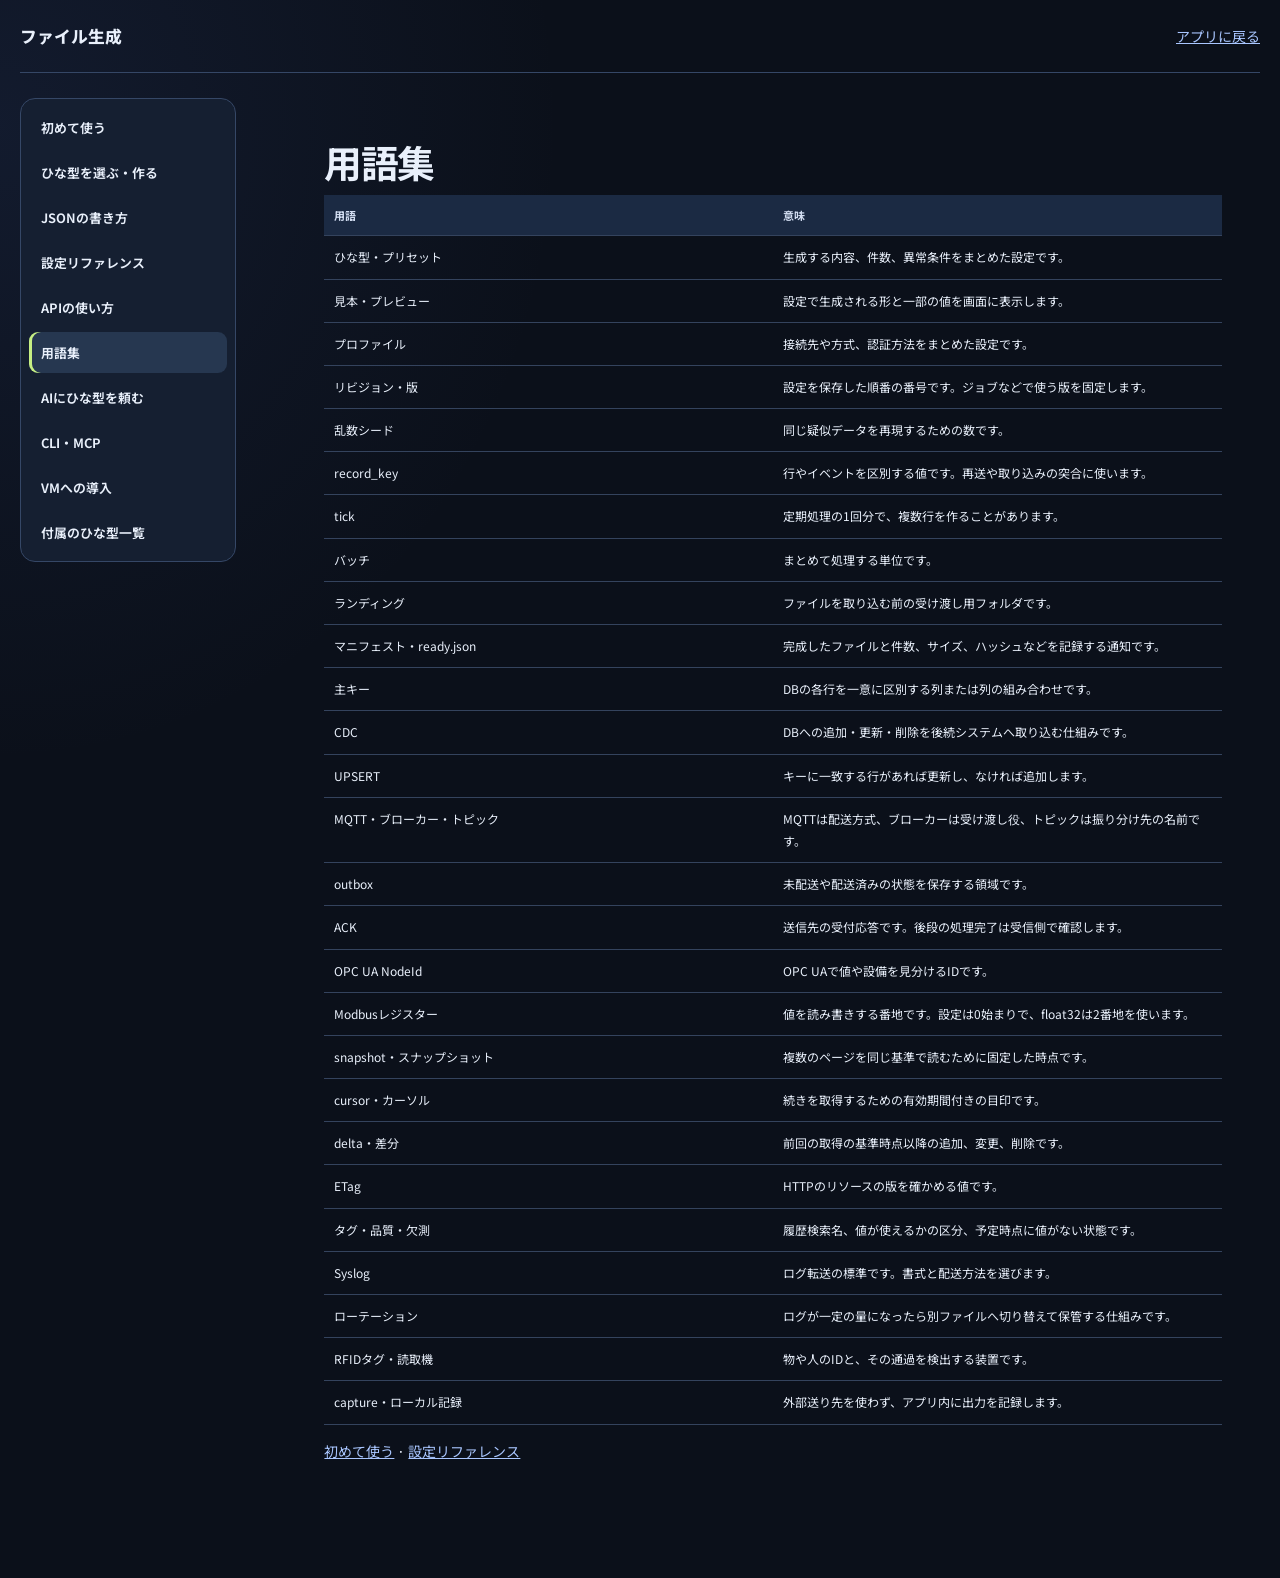
<file: docs/help-site/glossary.html>
<!doctype html>
<html lang="ja">
<head>
  <meta charset="utf-8">
  <meta name="viewport" content="width=device-width, initial-scale=1">
  <title>用語集 | ファイル生成</title>
  <link rel="stylesheet" href="/static/style.css">
  <link rel="stylesheet" href="/static/help.css">
  <script src="/static/help.js" defer></script>
</head>
<body class="help-page">
  <a class="help-skip" href="#help-content">本文へ移動</a>
  <div class="help-top">
    <a class="help-home" href="/">ファイル生成</a>
    <a href="/">アプリに戻る</a>
  </div>
  <div class="help-layout">
    <nav class="help-nav" aria-label="ヘルプ"><a href="/help/index.html">初めて使う</a><a href="/help/presets.html">ひな型を選ぶ・作る</a><a href="/help/templates.html">JSONの書き方</a><a href="/help/settings.html">設定リファレンス</a><a href="/help/api.html">APIの使い方</a><a href="/help/glossary.html" aria-current="page">用語集</a><a href="/help/ai.html">AIにひな型を頼む</a><a href="/help/mcp.html">CLI・MCP</a><a href="/help/install.html">VMへの導入</a><a href="/help/catalog.html">付属のひな型一覧</a></nav>
    <main class="help-content" id="help-content">
      <article><h1>用語集</h1>
<table>
<thead>
<tr>
<th>用語</th>
<th>意味</th>
</tr>
</thead>
<tbody>
<tr>
<td>ひな型・プリセット</td>
<td>生成する内容、件数、異常条件をまとめた設定です。</td>
</tr>
<tr>
<td>見本・プレビュー</td>
<td>設定で生成される形と一部の値を画面に表示します。</td>
</tr>
<tr>
<td>プロファイル</td>
<td>接続先や方式、認証方法をまとめた設定です。</td>
</tr>
<tr>
<td>リビジョン・版</td>
<td>設定を保存した順番の番号です。ジョブなどで使う版を固定します。</td>
</tr>
<tr>
<td>乱数シード</td>
<td>同じ疑似データを再現するための数です。</td>
</tr>
<tr>
<td>record_key</td>
<td>行やイベントを区別する値です。再送や取り込みの突合に使います。</td>
</tr>
<tr>
<td>tick</td>
<td>定期処理の1回分で、複数行を作ることがあります。</td>
</tr>
<tr>
<td>バッチ</td>
<td>まとめて処理する単位です。</td>
</tr>
<tr>
<td>ランディング</td>
<td>ファイルを取り込む前の受け渡し用フォルダです。</td>
</tr>
<tr>
<td>マニフェスト・ready.json</td>
<td>完成したファイルと件数、サイズ、ハッシュなどを記録する通知です。</td>
</tr>
<tr>
<td>主キー</td>
<td>DBの各行を一意に区別する列または列の組み合わせです。</td>
</tr>
<tr>
<td>CDC</td>
<td>DBへの追加・更新・削除を後続システムへ取り込む仕組みです。</td>
</tr>
<tr>
<td>UPSERT</td>
<td>キーに一致する行があれば更新し、なければ追加します。</td>
</tr>
<tr>
<td>MQTT・ブローカー・トピック</td>
<td>MQTTは配送方式、ブローカーは受け渡し役、トピックは振り分け先の名前です。</td>
</tr>
<tr>
<td>outbox</td>
<td>未配送や配送済みの状態を保存する領域です。</td>
</tr>
<tr>
<td>ACK</td>
<td>送信先の受付応答です。後段の処理完了は受信側で確認します。</td>
</tr>
<tr>
<td>OPC UA NodeId</td>
<td>OPC UAで値や設備を見分けるIDです。</td>
</tr>
<tr>
<td>Modbusレジスター</td>
<td>値を読み書きする番地です。設定は0始まりで、float32は2番地を使います。</td>
</tr>
<tr>
<td>snapshot・スナップショット</td>
<td>複数のページを同じ基準で読むために固定した時点です。</td>
</tr>
<tr>
<td>cursor・カーソル</td>
<td>続きを取得するための有効期間付きの目印です。</td>
</tr>
<tr>
<td>delta・差分</td>
<td>前回の取得の基準時点以降の追加、変更、削除です。</td>
</tr>
<tr>
<td>ETag</td>
<td>HTTPのリソースの版を確かめる値です。</td>
</tr>
<tr>
<td>タグ・品質・欠測</td>
<td>履歴検索名、値が使えるかの区分、予定時点に値がない状態です。</td>
</tr>
<tr>
<td>Syslog</td>
<td>ログ転送の標準です。書式と配送方法を選びます。</td>
</tr>
<tr>
<td>ローテーション</td>
<td>ログが一定の量になったら別ファイルへ切り替えて保管する仕組みです。</td>
</tr>
<tr>
<td>RFIDタグ・読取機</td>
<td>物や人のIDと、その通過を検出する装置です。</td>
</tr>
<tr>
<td>capture・ローカル記録</td>
<td>外部送り先を使わず、アプリ内に出力を記録します。</td>
</tr>
</tbody>
</table>
<p><a href="/help/index.html">初めて使う</a> · <a href="/help/settings.html">設定リファレンス</a></p>
</article>
    </main>
  </div>
</body>
</html>
</file>
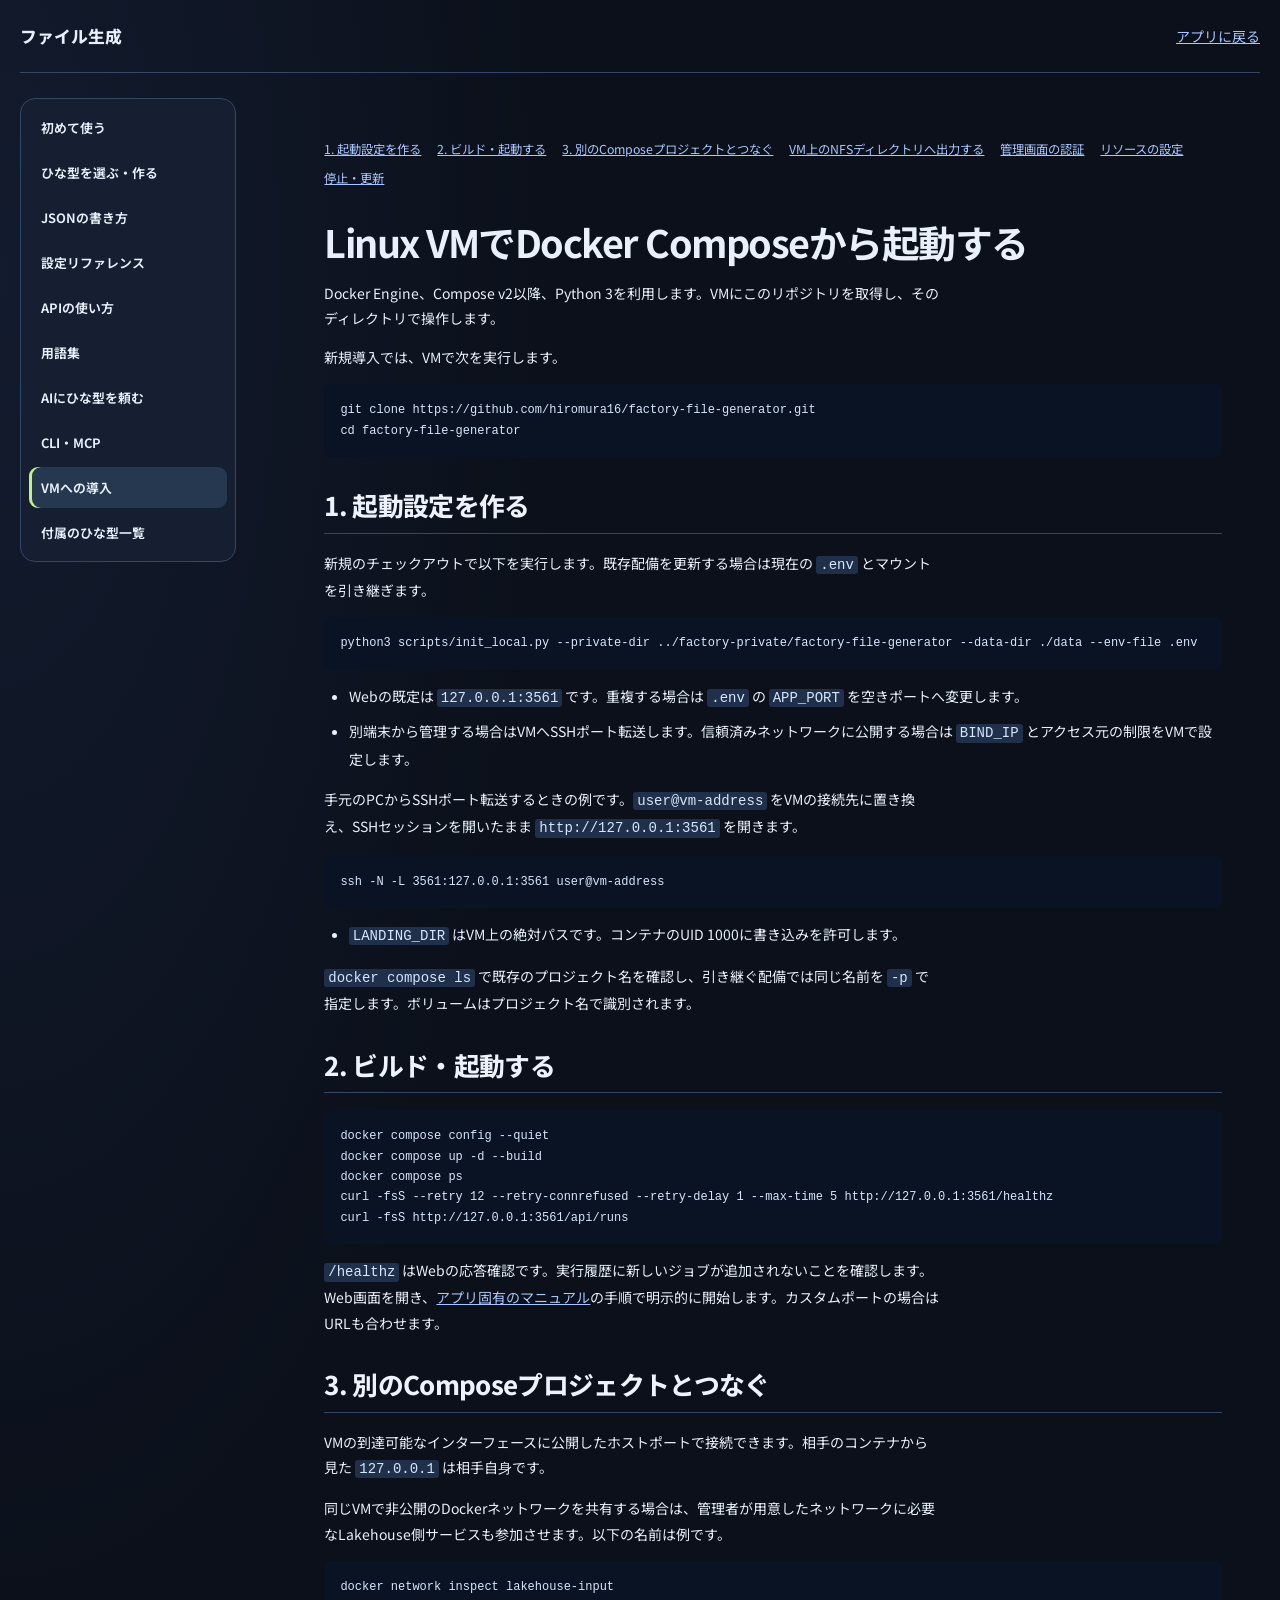
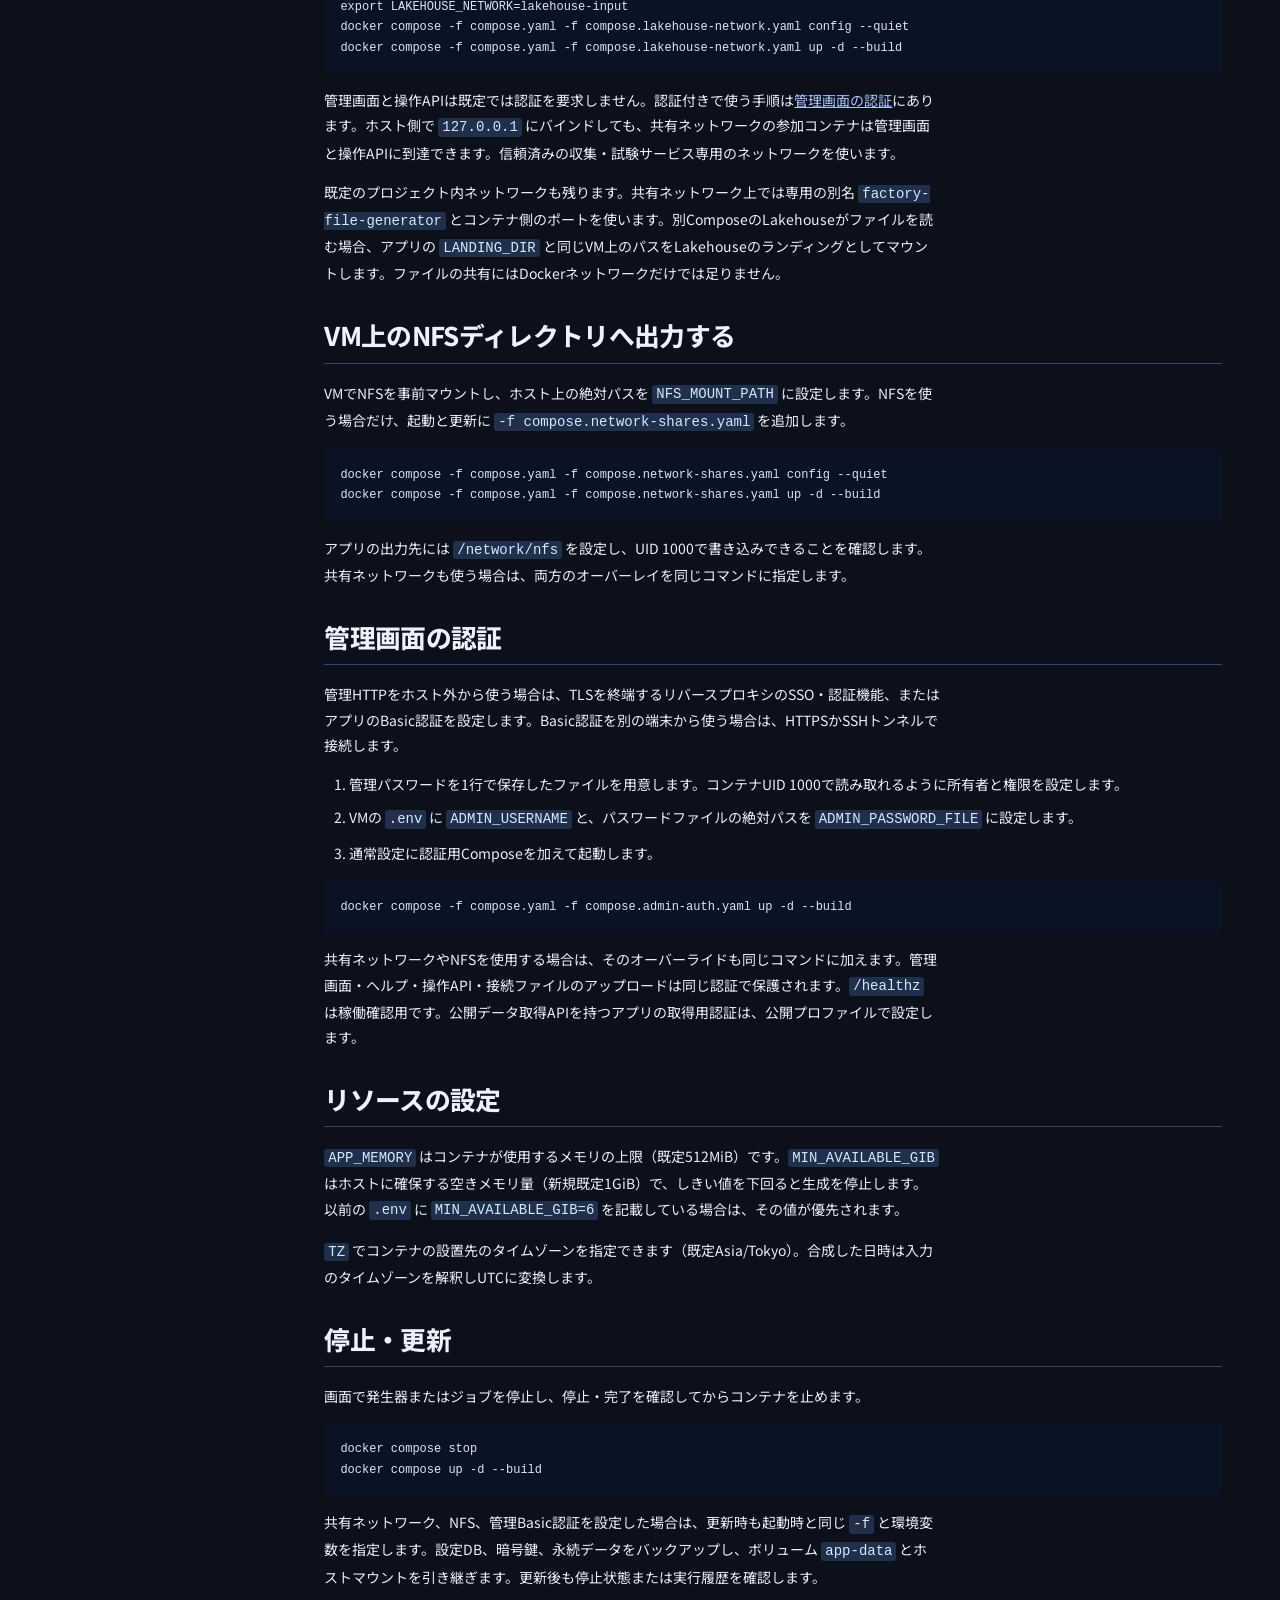
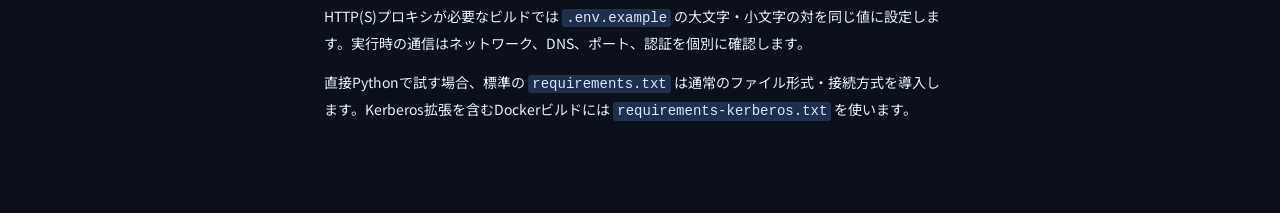
<file: docs/help-site/install.html>
<!doctype html>
<html lang="ja">
<head>
  <meta charset="utf-8">
  <meta name="viewport" content="width=device-width, initial-scale=1">
  <title>VMへの導入 | ファイル生成</title>
  <link rel="stylesheet" href="/static/style.css">
  <link rel="stylesheet" href="/static/help.css">
  <script src="/static/help.js" defer></script>
</head>
<body class="help-page">
  <a class="help-skip" href="#help-content">本文へ移動</a>
  <div class="help-top">
    <a class="help-home" href="/">ファイル生成</a>
    <a href="/">アプリに戻る</a>
  </div>
  <div class="help-layout">
    <nav class="help-nav" aria-label="ヘルプ"><a href="/help/index.html">初めて使う</a><a href="/help/presets.html">ひな型を選ぶ・作る</a><a href="/help/templates.html">JSONの書き方</a><a href="/help/settings.html">設定リファレンス</a><a href="/help/api.html">APIの使い方</a><a href="/help/glossary.html">用語集</a><a href="/help/ai.html">AIにひな型を頼む</a><a href="/help/mcp.html">CLI・MCP</a><a href="/help/install.html" aria-current="page">VMへの導入</a><a href="/help/catalog.html">付属のひな型一覧</a></nav>
    <main class="help-content" id="help-content">
      <nav class="help-outline" aria-label="このページ"><a href="#1-起動設定を作る">1. 起動設定を作る</a><a href="#2-ビルド-起動する">2. ビルド・起動する</a><a href="#3-別のcomposeプロジェクトとつなぐ">3. 別のComposeプロジェクトとつなぐ</a><a href="#vm上のnfsディレクトリへ出力する">VM上のNFSディレクトリへ出力する</a><a href="#管理画面の認証">管理画面の認証</a><a href="#リソ-スの設定">リソースの設定</a><a href="#停止-更新">停止・更新</a></nav>
      <article><h1>Linux VMでDocker Composeから起動する</h1>
<p>Docker Engine、Compose v2以降、Python 3を利用します。VMにこのリポジトリを取得し、そのディレクトリで操作します。</p>
<p>新規導入では、VMで次を実行します。</p>
<pre><code class="language-sh">git clone https://github.com/hiromura16/factory-file-generator.git
cd factory-file-generator
</code></pre>
<h2 id="1-起動設定を作る">1. 起動設定を作る</h2>
<p>新規のチェックアウトで以下を実行します。既存配備を更新する場合は現在の <code>.env</code> とマウントを引き継ぎます。</p>
<pre><code class="language-sh">python3 scripts/init_local.py --private-dir ../factory-private/factory-file-generator --data-dir ./data --env-file .env
</code></pre>
<ul>
<li>Webの既定は <code>127.0.0.1:3561</code> です。重複する場合は <code>.env</code> の <code>APP_PORT</code> を空きポートへ変更します。</li>
<li>別端末から管理する場合はVMへSSHポート転送します。信頼済みネットワークに公開する場合は <code>BIND_IP</code> とアクセス元の制限をVMで設定します。</li>
</ul>
<p>手元のPCからSSHポート転送するときの例です。<code>user@vm-address</code> をVMの接続先に置き換え、SSHセッションを開いたまま <code>http://127.0.0.1:3561</code> を開きます。</p>
<pre><code class="language-sh">ssh -N -L 3561:127.0.0.1:3561 user@vm-address
</code></pre>
<ul>
<li><code>LANDING_DIR</code> はVM上の絶対パスです。コンテナのUID 1000に書き込みを許可します。</li>
</ul>
<p><code>docker compose ls</code> で既存のプロジェクト名を確認し、引き継ぐ配備では同じ名前を <code>-p</code> で指定します。ボリュームはプロジェクト名で識別されます。</p>
<h2 id="2-ビルド-起動する">2. ビルド・起動する</h2>
<pre><code class="language-sh">docker compose config --quiet
docker compose up -d --build
docker compose ps
curl -fsS --retry 12 --retry-connrefused --retry-delay 1 --max-time 5 http://127.0.0.1:3561/healthz
curl -fsS http://127.0.0.1:3561/api/runs
</code></pre>
<p><code>/healthz</code> はWebの応答確認です。実行履歴に新しいジョブが追加されないことを確認します。 Web画面を開き、<a href="/help/index.html">アプリ固有のマニュアル</a>の手順で明示的に開始します。カスタムポートの場合はURLも合わせます。</p>
<h2 id="3-別のcomposeプロジェクトとつなぐ">3. 別のComposeプロジェクトとつなぐ</h2>
<p>VMの到達可能なインターフェースに公開したホストポートで接続できます。相手のコンテナから見た <code>127.0.0.1</code> は相手自身です。</p>
<p>同じVMで非公開のDockerネットワークを共有する場合は、管理者が用意したネットワークに必要なLakehouse側サービスも参加させます。以下の名前は例です。</p>
<pre><code class="language-sh">docker network inspect lakehouse-input
export LAKEHOUSE_NETWORK=lakehouse-input
docker compose -f compose.yaml -f compose.lakehouse-network.yaml config --quiet
docker compose -f compose.yaml -f compose.lakehouse-network.yaml up -d --build
</code></pre>
<p>管理画面と操作APIは既定では認証を要求しません。認証付きで使う手順は<a href="#%E7%AE%A1%E7%90%86%E7%94%BB%E9%9D%A2%E3%81%AE%E8%AA%8D%E8%A8%BC">管理画面の認証</a>にあります。ホスト側で <code>127.0.0.1</code> にバインドしても、共有ネットワークの参加コンテナは管理画面と操作APIに到達できます。信頼済みの収集・試験サービス専用のネットワークを使います。</p>
<p>既定のプロジェクト内ネットワークも残ります。共有ネットワーク上では専用の別名 <code>factory-file-generator</code> とコンテナ側のポートを使います。別ComposeのLakehouseがファイルを読む場合、アプリの <code>LANDING_DIR</code> と同じVM上のパスをLakehouseのランディングとしてマウントします。ファイルの共有にはDockerネットワークだけでは足りません。</p>
<h2 id="vm上のnfsディレクトリへ出力する">VM上のNFSディレクトリへ出力する</h2>
<p>VMでNFSを事前マウントし、ホスト上の絶対パスを <code>NFS_MOUNT_PATH</code> に設定します。NFSを使う場合だけ、起動と更新に <code>-f compose.network-shares.yaml</code> を追加します。</p>
<pre><code class="language-sh">docker compose -f compose.yaml -f compose.network-shares.yaml config --quiet
docker compose -f compose.yaml -f compose.network-shares.yaml up -d --build
</code></pre>
<p>アプリの出力先には <code>/network/nfs</code> を設定し、UID 1000で書き込みできることを確認します。共有ネットワークも使う場合は、両方のオーバーレイを同じコマンドに指定します。</p>
<h2 id="管理画面の認証">管理画面の認証</h2>
<p>管理HTTPをホスト外から使う場合は、TLSを終端するリバースプロキシのSSO・認証機能、またはアプリのBasic認証を設定します。Basic認証を別の端末から使う場合は、HTTPSかSSHトンネルで接続します。</p>
<ol>
<li>管理パスワードを1行で保存したファイルを用意します。コンテナUID 1000で読み取れるように所有者と権限を設定します。</li>
<li>VMの <code>.env</code> に <code>ADMIN_USERNAME</code> と、パスワードファイルの絶対パスを <code>ADMIN_PASSWORD_FILE</code> に設定します。</li>
<li>通常設定に認証用Composeを加えて起動します。</li>
</ol>
<pre><code class="language-sh">docker compose -f compose.yaml -f compose.admin-auth.yaml up -d --build
</code></pre>
<p>共有ネットワークやNFSを使用する場合は、そのオーバーライドも同じコマンドに加えます。管理画面・ヘルプ・操作API・接続ファイルのアップロードは同じ認証で保護されます。<code>/healthz</code> は稼働確認用です。公開データ取得APIを持つアプリの取得用認証は、公開プロファイルで設定します。</p>
<h2 id="リソ-スの設定">リソースの設定</h2>
<p><code>APP_MEMORY</code> はコンテナが使用するメモリの上限（既定512MiB）です。<code>MIN_AVAILABLE_GIB</code> はホストに確保する空きメモリ量（新規既定1GiB）で、しきい値を下回ると生成を停止します。以前の <code>.env</code> に <code>MIN_AVAILABLE_GIB=6</code> を記載している場合は、その値が優先されます。</p>
<p><code>TZ</code> でコンテナの設置先のタイムゾーンを指定できます（既定Asia/Tokyo）。合成した日時は入力のタイムゾーンを解釈しUTCに変換します。</p>
<h2 id="停止-更新">停止・更新</h2>
<p>画面で発生器またはジョブを停止し、停止・完了を確認してからコンテナを止めます。</p>
<pre><code class="language-sh">docker compose stop
docker compose up -d --build
</code></pre>
<p>共有ネットワーク、NFS、管理Basic認証を設定した場合は、更新時も起動時と同じ <code>-f</code> と環境変数を指定します。設定DB、暗号鍵、永続データをバックアップし、ボリューム <code>app-data</code> とホストマウントを引き継ぎます。更新後も停止状態または実行履歴を確認します。</p>
<p>HTTP(S)プロキシが必要なビルドでは <code>.env.example</code> の大文字・小文字の対を同じ値に設定します。実行時の通信はネットワーク、DNS、ポート、認証を個別に確認します。</p>
<p>直接Pythonで試す場合、標準の <code>requirements.txt</code> は通常のファイル形式・接続方式を導入します。Kerberos拡張を含むDockerビルドには <code>requirements-kerberos.txt</code> を使います。</p>
</article>
    </main>
  </div>
</body>
</html>
</file>
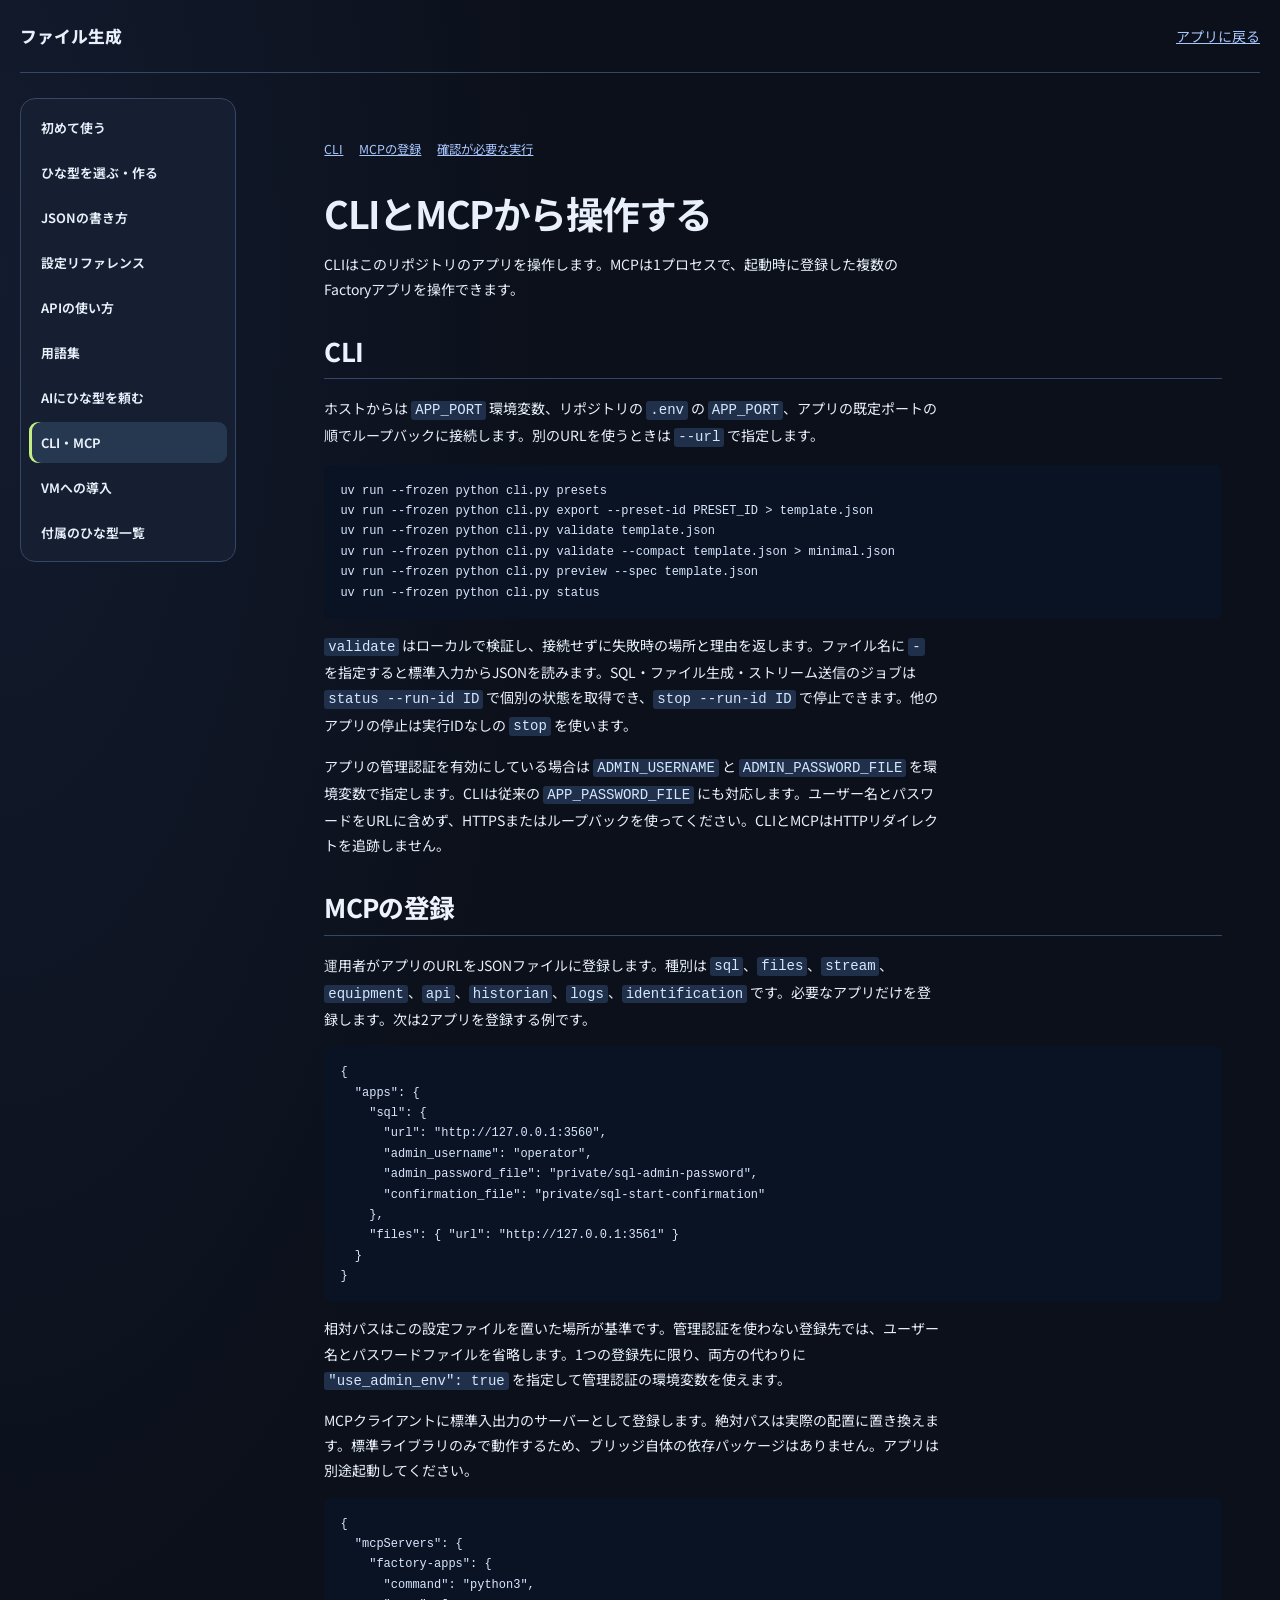
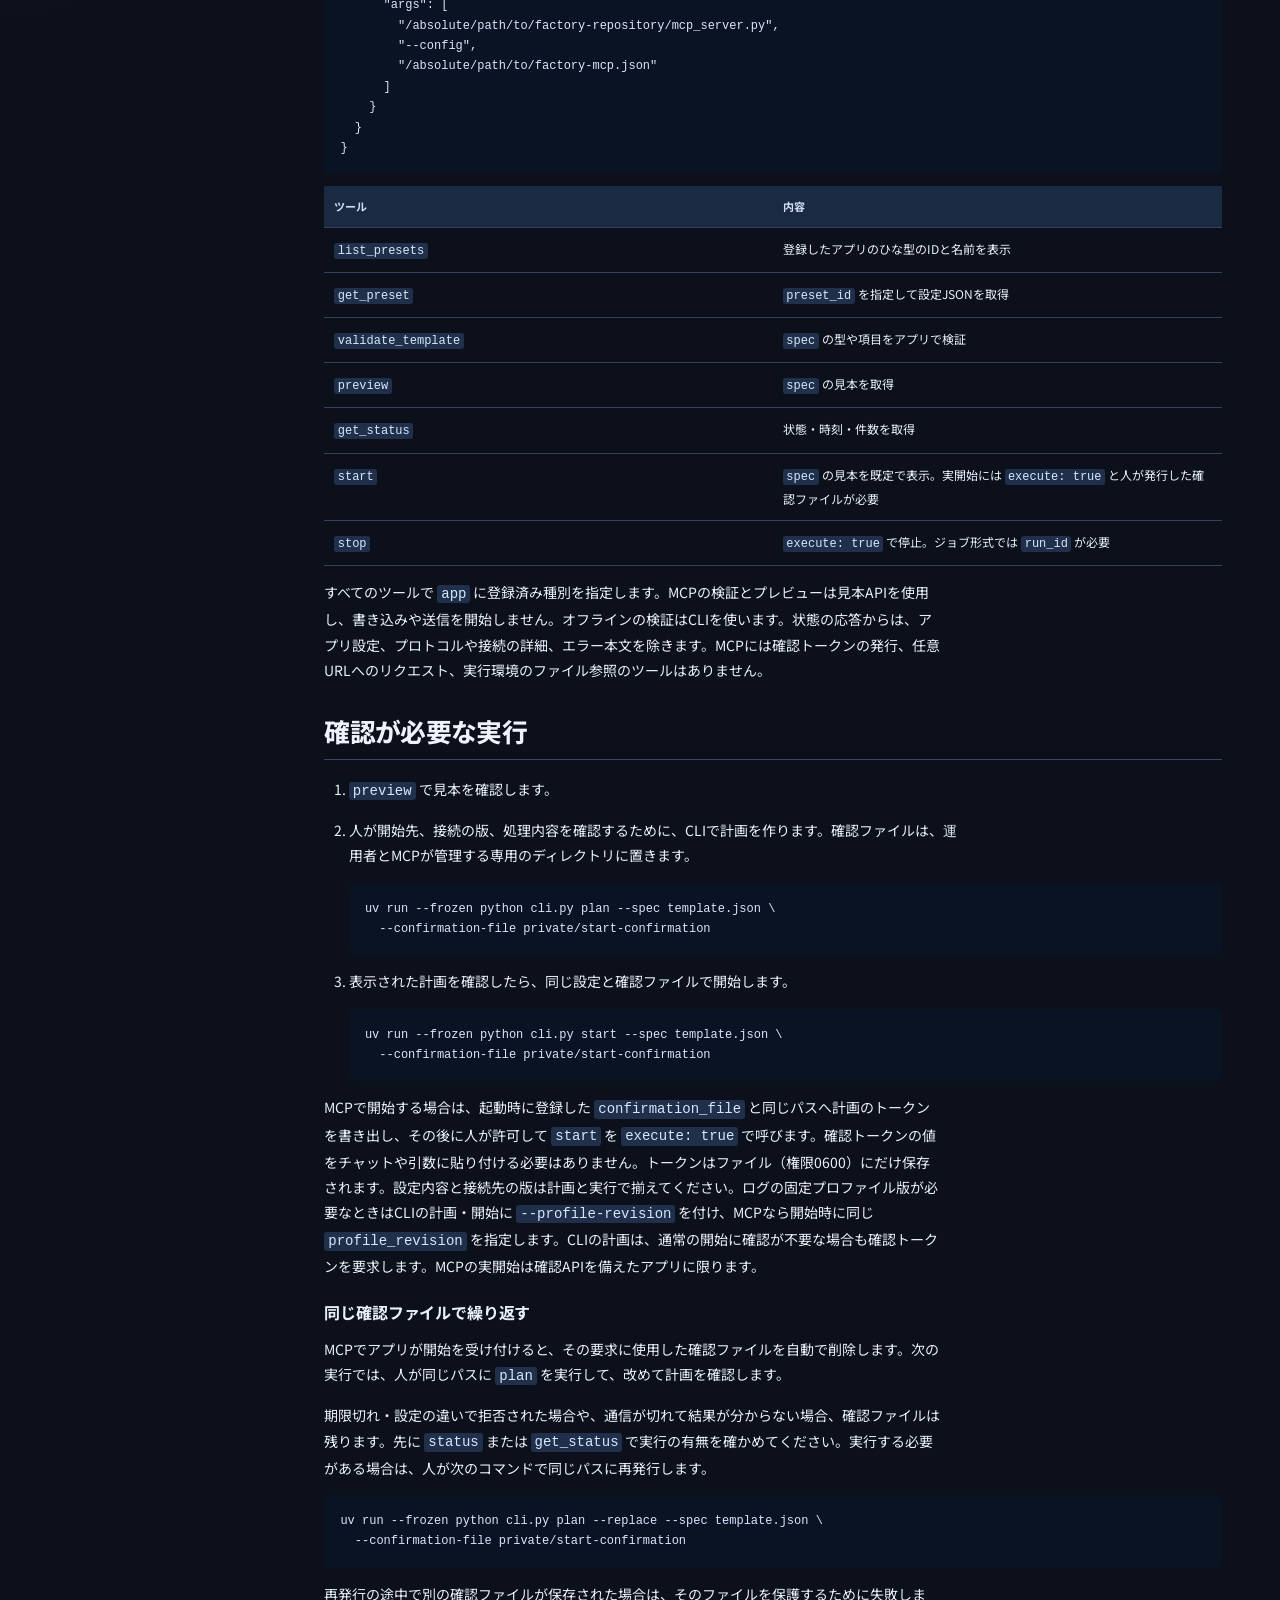
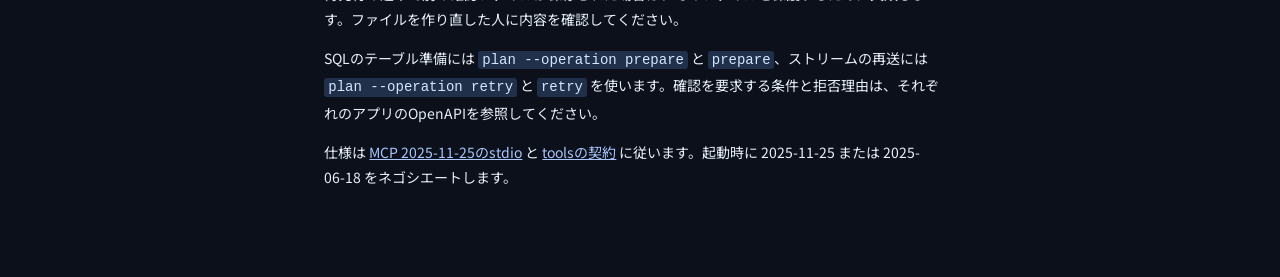
<file: docs/help-site/mcp.html>
<!doctype html>
<html lang="ja">
<head>
  <meta charset="utf-8">
  <meta name="viewport" content="width=device-width, initial-scale=1">
  <title>CLI・MCP | ファイル生成</title>
  <link rel="stylesheet" href="/static/style.css">
  <link rel="stylesheet" href="/static/help.css">
  <script src="/static/help.js" defer></script>
</head>
<body class="help-page">
  <a class="help-skip" href="#help-content">本文へ移動</a>
  <div class="help-top">
    <a class="help-home" href="/">ファイル生成</a>
    <a href="/">アプリに戻る</a>
  </div>
  <div class="help-layout">
    <nav class="help-nav" aria-label="ヘルプ"><a href="/help/index.html">初めて使う</a><a href="/help/presets.html">ひな型を選ぶ・作る</a><a href="/help/templates.html">JSONの書き方</a><a href="/help/settings.html">設定リファレンス</a><a href="/help/api.html">APIの使い方</a><a href="/help/glossary.html">用語集</a><a href="/help/ai.html">AIにひな型を頼む</a><a href="/help/mcp.html" aria-current="page">CLI・MCP</a><a href="/help/install.html">VMへの導入</a><a href="/help/catalog.html">付属のひな型一覧</a></nav>
    <main class="help-content" id="help-content">
      <nav class="help-outline" aria-label="このページ"><a href="#cli">CLI</a><a href="#mcpの登録">MCPの登録</a><a href="#確認が必要な実行">確認が必要な実行</a></nav>
      <article><h1>CLIとMCPから操作する</h1>
<p>CLIはこのリポジトリのアプリを操作します。MCPは1プロセスで、起動時に登録した複数のFactoryアプリを操作できます。</p>
<h2 id="cli">CLI</h2>
<p>ホストからは <code>APP_PORT</code> 環境変数、リポジトリの <code>.env</code> の <code>APP_PORT</code>、アプリの既定ポートの順でループバックに接続します。別のURLを使うときは <code>--url</code> で指定します。</p>
<pre><code class="language-bash">uv run --frozen python cli.py presets
uv run --frozen python cli.py export --preset-id PRESET_ID &gt; template.json
uv run --frozen python cli.py validate template.json
uv run --frozen python cli.py validate --compact template.json &gt; minimal.json
uv run --frozen python cli.py preview --spec template.json
uv run --frozen python cli.py status
</code></pre>
<p><code>validate</code> はローカルで検証し、接続せずに失敗時の場所と理由を返します。ファイル名に <code>-</code> を指定すると標準入力からJSONを読みます。SQL・ファイル生成・ストリーム送信のジョブは <code>status --run-id ID</code> で個別の状態を取得でき、<code>stop --run-id ID</code> で停止できます。他のアプリの停止は実行IDなしの <code>stop</code> を使います。</p>
<p>アプリの管理認証を有効にしている場合は <code>ADMIN_USERNAME</code> と <code>ADMIN_PASSWORD_FILE</code> を環境変数で指定します。CLIは従来の <code>APP_PASSWORD_FILE</code> にも対応します。ユーザー名とパスワードをURLに含めず、HTTPSまたはループバックを使ってください。CLIとMCPはHTTPリダイレクトを追跡しません。</p>
<h2 id="mcpの登録">MCPの登録</h2>
<p>運用者がアプリのURLをJSONファイルに登録します。種別は <code>sql</code>、<code>files</code>、<code>stream</code>、<code>equipment</code>、<code>api</code>、<code>historian</code>、<code>logs</code>、<code>identification</code> です。必要なアプリだけを登録します。次は2アプリを登録する例です。</p>
<pre><code class="language-json">{
  &quot;apps&quot;: {
    &quot;sql&quot;: {
      &quot;url&quot;: &quot;http://127.0.0.1:3560&quot;,
      &quot;admin_username&quot;: &quot;operator&quot;,
      &quot;admin_password_file&quot;: &quot;private/sql-admin-password&quot;,
      &quot;confirmation_file&quot;: &quot;private/sql-start-confirmation&quot;
    },
    &quot;files&quot;: { &quot;url&quot;: &quot;http://127.0.0.1:3561&quot; }
  }
}
</code></pre>
<p>相対パスはこの設定ファイルを置いた場所が基準です。管理認証を使わない登録先では、ユーザー名とパスワードファイルを省略します。1つの登録先に限り、両方の代わりに <code>&quot;use_admin_env&quot;: true</code> を指定して管理認証の環境変数を使えます。</p>
<p>MCPクライアントに標準入出力のサーバーとして登録します。絶対パスは実際の配置に置き換えます。標準ライブラリのみで動作するため、ブリッジ自体の依存パッケージはありません。アプリは別途起動してください。</p>
<pre><code class="language-json">{
  &quot;mcpServers&quot;: {
    &quot;factory-apps&quot;: {
      &quot;command&quot;: &quot;python3&quot;,
      &quot;args&quot;: [
        &quot;/absolute/path/to/factory-repository/mcp_server.py&quot;,
        &quot;--config&quot;,
        &quot;/absolute/path/to/factory-mcp.json&quot;
      ]
    }
  }
}
</code></pre>
<table>
<thead>
<tr>
<th>ツール</th>
<th>内容</th>
</tr>
</thead>
<tbody>
<tr>
<td><code>list_presets</code></td>
<td>登録したアプリのひな型のIDと名前を表示</td>
</tr>
<tr>
<td><code>get_preset</code></td>
<td><code>preset_id</code> を指定して設定JSONを取得</td>
</tr>
<tr>
<td><code>validate_template</code></td>
<td><code>spec</code> の型や項目をアプリで検証</td>
</tr>
<tr>
<td><code>preview</code></td>
<td><code>spec</code> の見本を取得</td>
</tr>
<tr>
<td><code>get_status</code></td>
<td>状態・時刻・件数を取得</td>
</tr>
<tr>
<td><code>start</code></td>
<td><code>spec</code> の見本を既定で表示。実開始には <code>execute: true</code> と人が発行した確認ファイルが必要</td>
</tr>
<tr>
<td><code>stop</code></td>
<td><code>execute: true</code> で停止。ジョブ形式では <code>run_id</code> が必要</td>
</tr>
</tbody>
</table>
<p>すべてのツールで <code>app</code> に登録済み種別を指定します。MCPの検証とプレビューは見本APIを使用し、書き込みや送信を開始しません。オフラインの検証はCLIを使います。状態の応答からは、アプリ設定、プロトコルや接続の詳細、エラー本文を除きます。MCPには確認トークンの発行、任意URLへのリクエスト、実行環境のファイル参照のツールはありません。</p>
<h2 id="確認が必要な実行">確認が必要な実行</h2>
<ol>
<li>
<p><code>preview</code> で見本を確認します。</p>
</li>
<li>
<p>人が開始先、接続の版、処理内容を確認するために、CLIで計画を作ります。確認ファイルは、運用者とMCPが管理する専用のディレクトリに置きます。</p>
<pre><code class="language-bash">uv run --frozen python cli.py plan --spec template.json \
  --confirmation-file private/start-confirmation
</code></pre>
</li>
<li>
<p>表示された計画を確認したら、同じ設定と確認ファイルで開始します。</p>
<pre><code class="language-bash">uv run --frozen python cli.py start --spec template.json \
  --confirmation-file private/start-confirmation
</code></pre>
</li>
</ol>
<p>MCPで開始する場合は、起動時に登録した <code>confirmation_file</code> と同じパスへ計画のトークンを書き出し、その後に人が許可して <code>start</code> を <code>execute: true</code> で呼びます。確認トークンの値をチャットや引数に貼り付ける必要はありません。トークンはファイル（権限0600）にだけ保存されます。設定内容と接続先の版は計画と実行で揃えてください。ログの固定プロファイル版が必要なときはCLIの計画・開始に <code>--profile-revision</code> を付け、MCPなら開始時に同じ <code>profile_revision</code> を指定します。CLIの計画は、通常の開始に確認が不要な場合も確認トークンを要求します。MCPの実開始は確認APIを備えたアプリに限ります。</p>
<h3 id="同じ確認ファイルで繰り返す">同じ確認ファイルで繰り返す</h3>
<p>MCPでアプリが開始を受け付けると、その要求に使用した確認ファイルを自動で削除します。次の実行では、人が同じパスに <code>plan</code> を実行して、改めて計画を確認します。</p>
<p>期限切れ・設定の違いで拒否された場合や、通信が切れて結果が分からない場合、確認ファイルは残ります。先に <code>status</code> または <code>get_status</code> で実行の有無を確かめてください。実行する必要がある場合は、人が次のコマンドで同じパスに再発行します。</p>
<pre><code class="language-bash">uv run --frozen python cli.py plan --replace --spec template.json \
  --confirmation-file private/start-confirmation
</code></pre>
<p>再発行の途中で別の確認ファイルが保存された場合は、そのファイルを保護するために失敗します。ファイルを作り直した人に内容を確認してください。</p>
<p>SQLのテーブル準備には <code>plan --operation prepare</code> と <code>prepare</code>、ストリームの再送には <code>plan --operation retry</code> と <code>retry</code> を使います。確認を要求する条件と拒否理由は、それぞれのアプリのOpenAPIを参照してください。</p>
<p>仕様は <a href="https://modelcontextprotocol.io/specification/2025-11-25/basic/transports">MCP 2025-11-25のstdio</a> と <a href="https://modelcontextprotocol.io/specification/2025-11-25/server/tools">toolsの契約</a> に従います。起動時に 2025-11-25 または 2025-06-18 をネゴシエートします。</p>
</article>
    </main>
  </div>
</body>
</html>
</file>
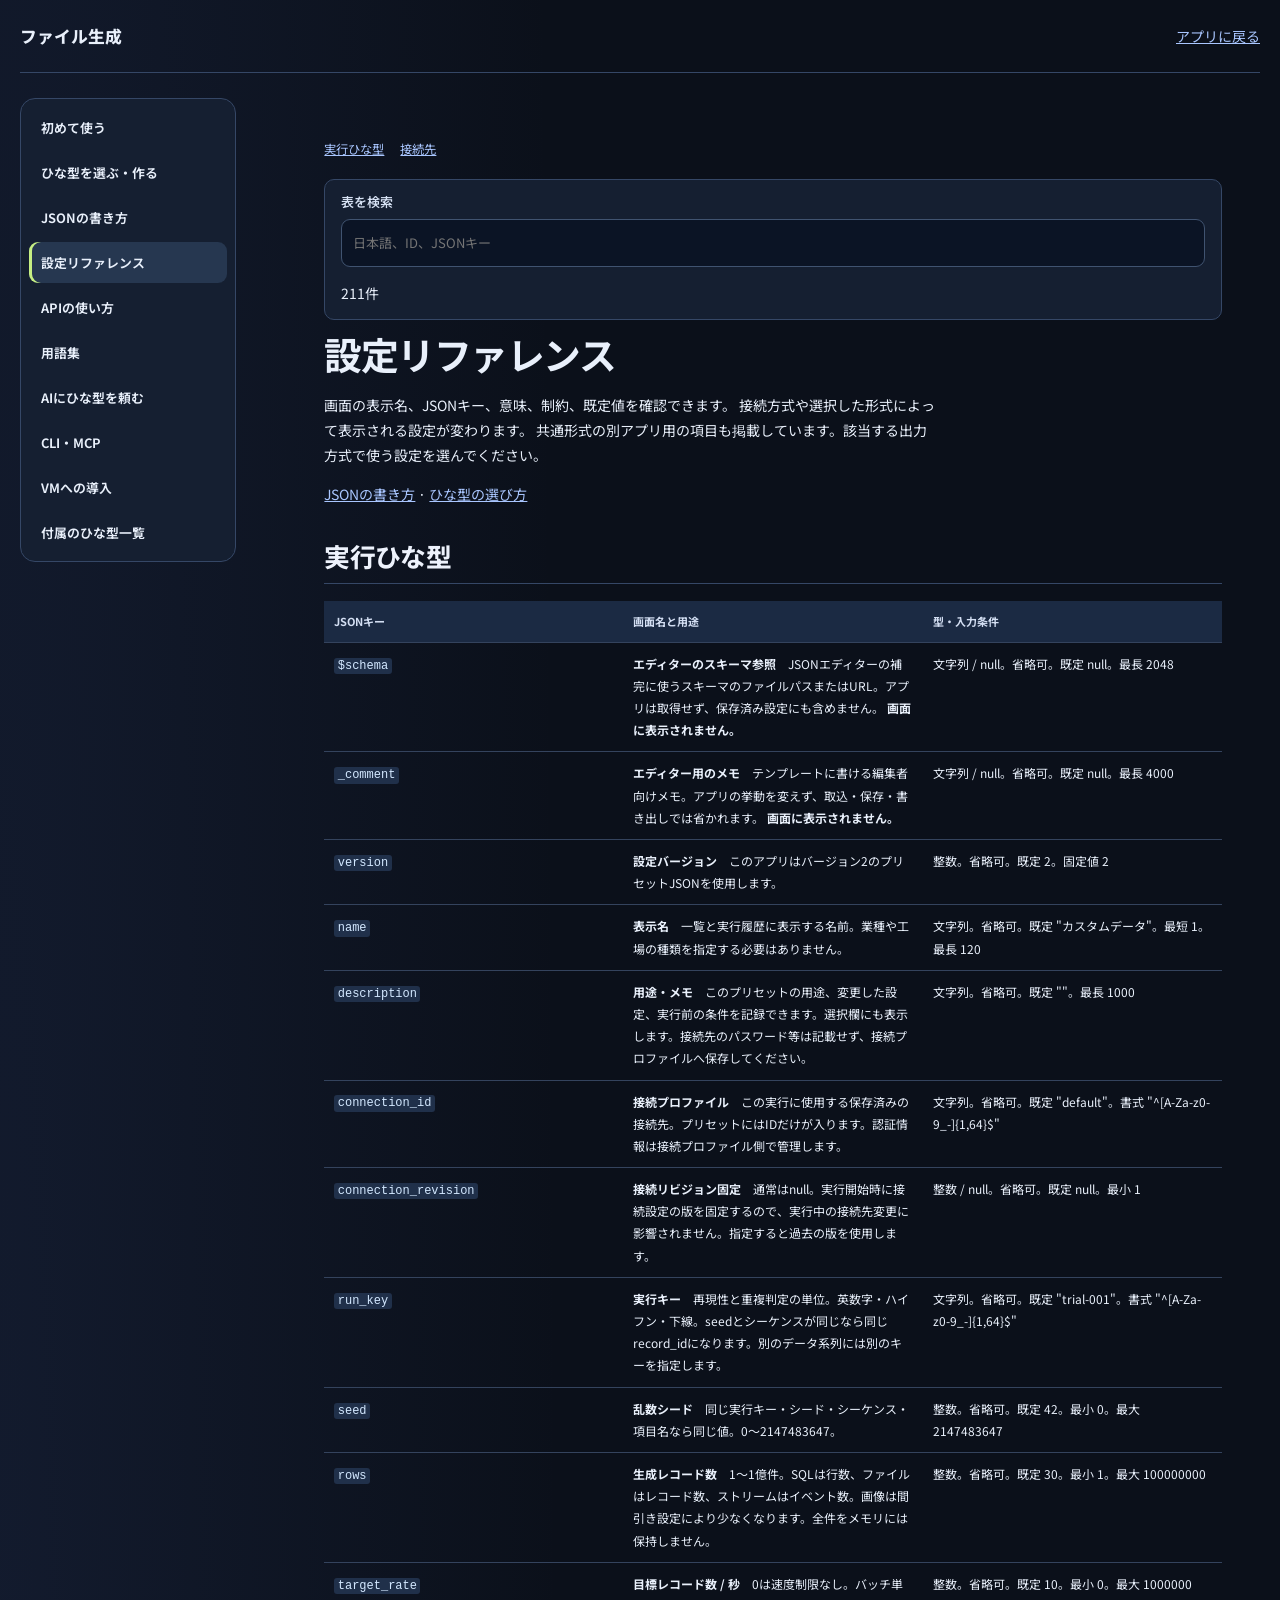
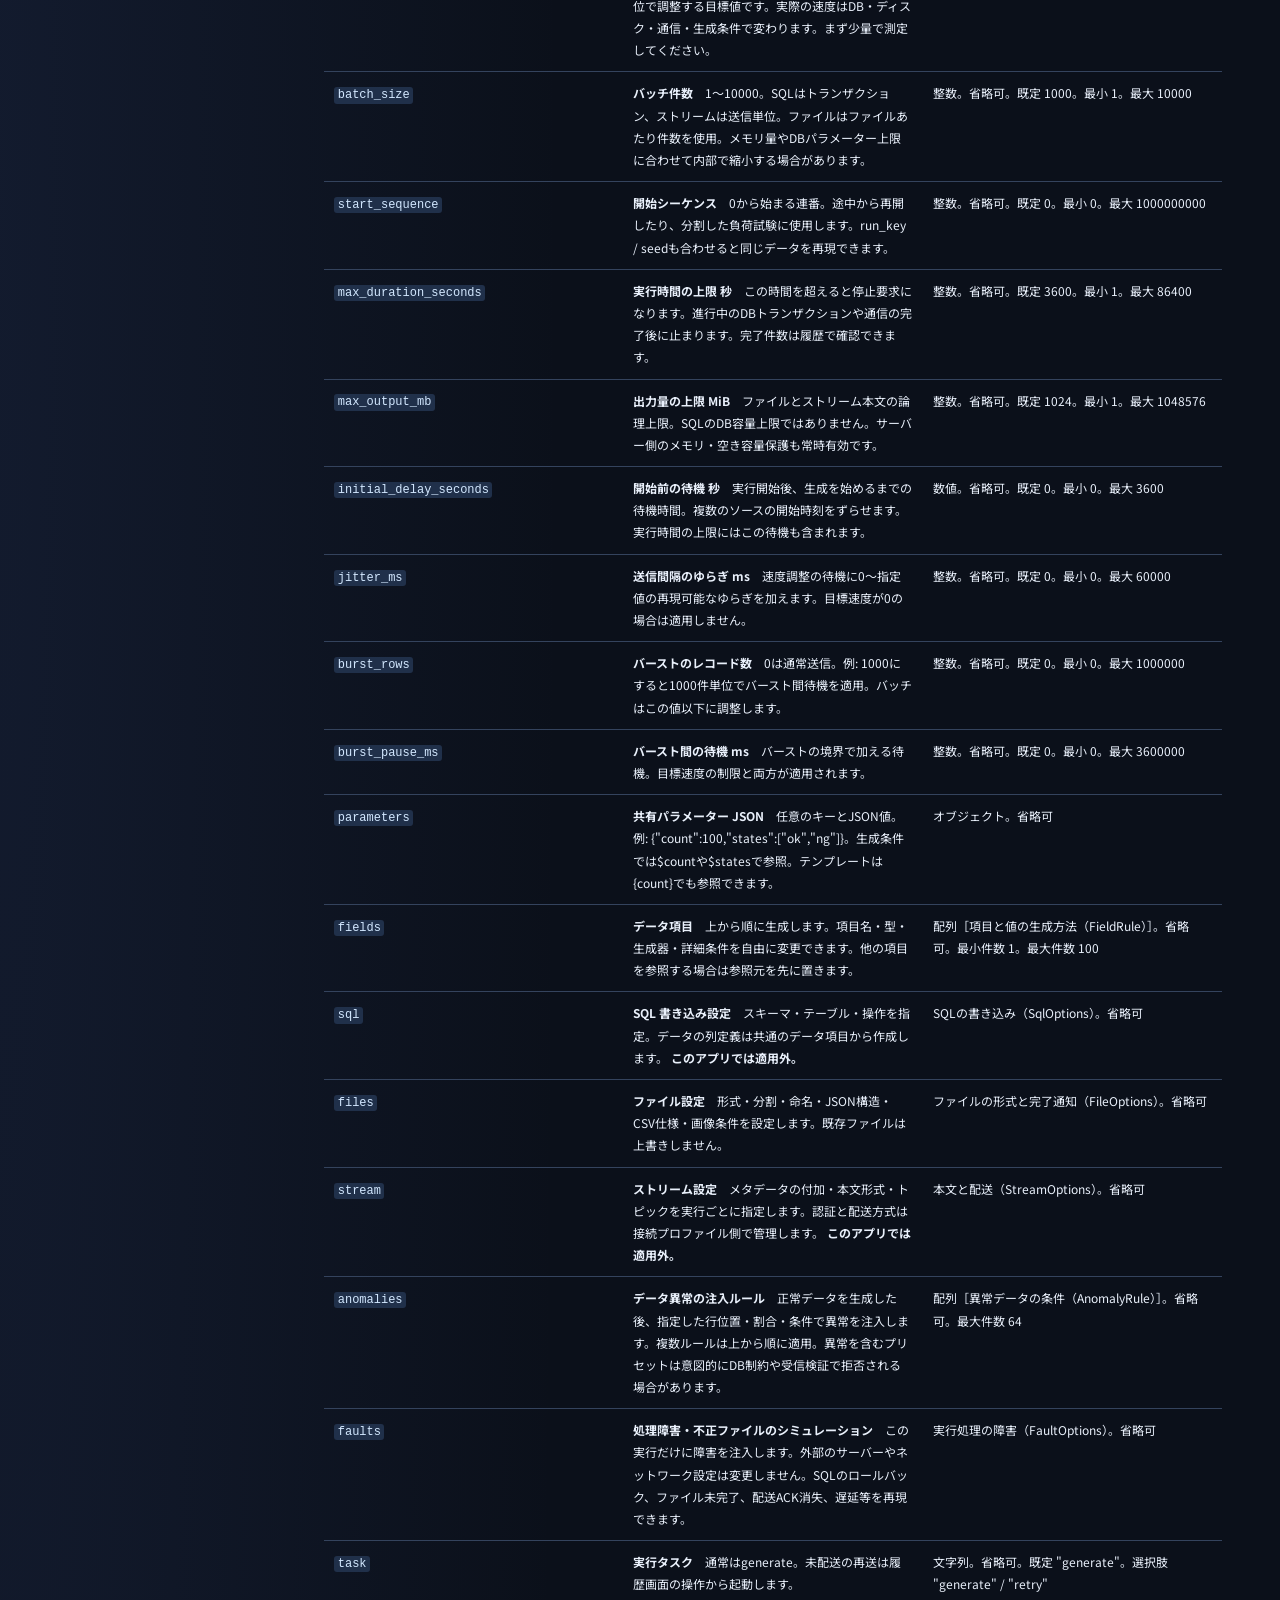
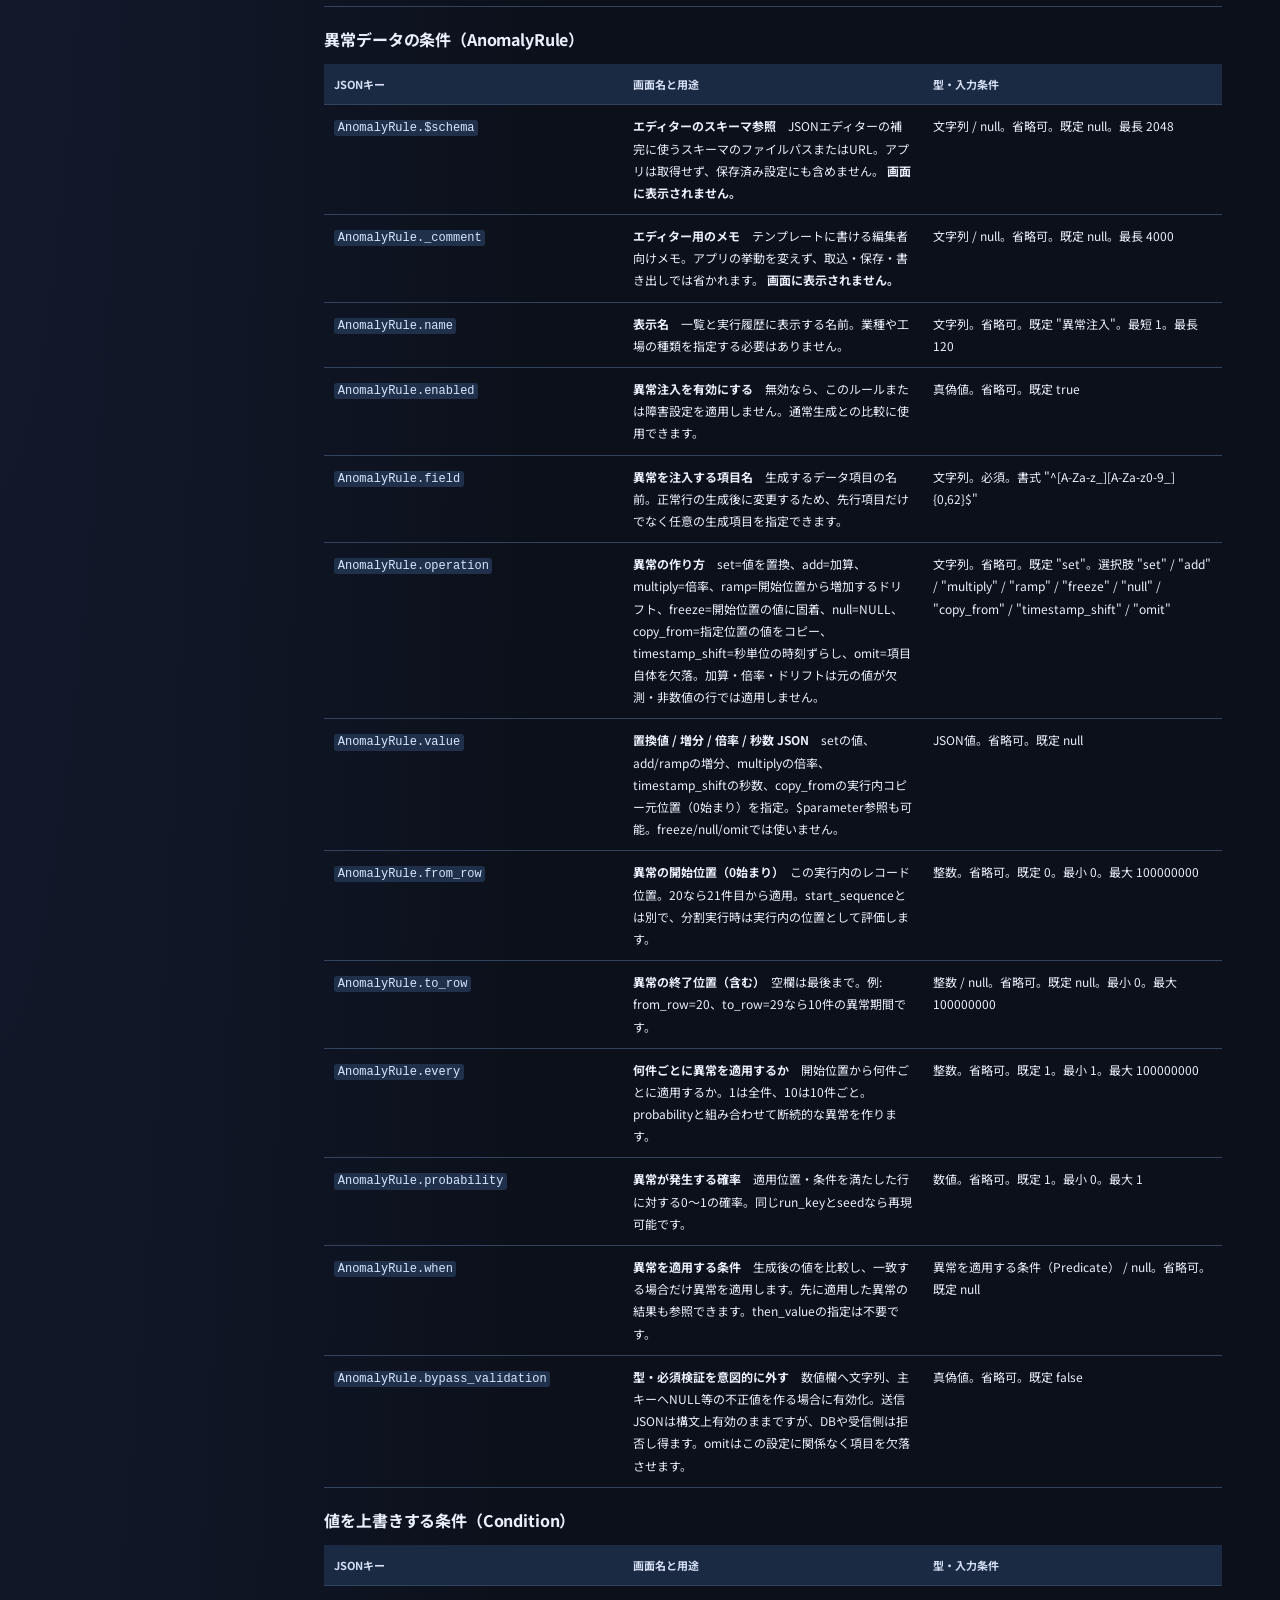
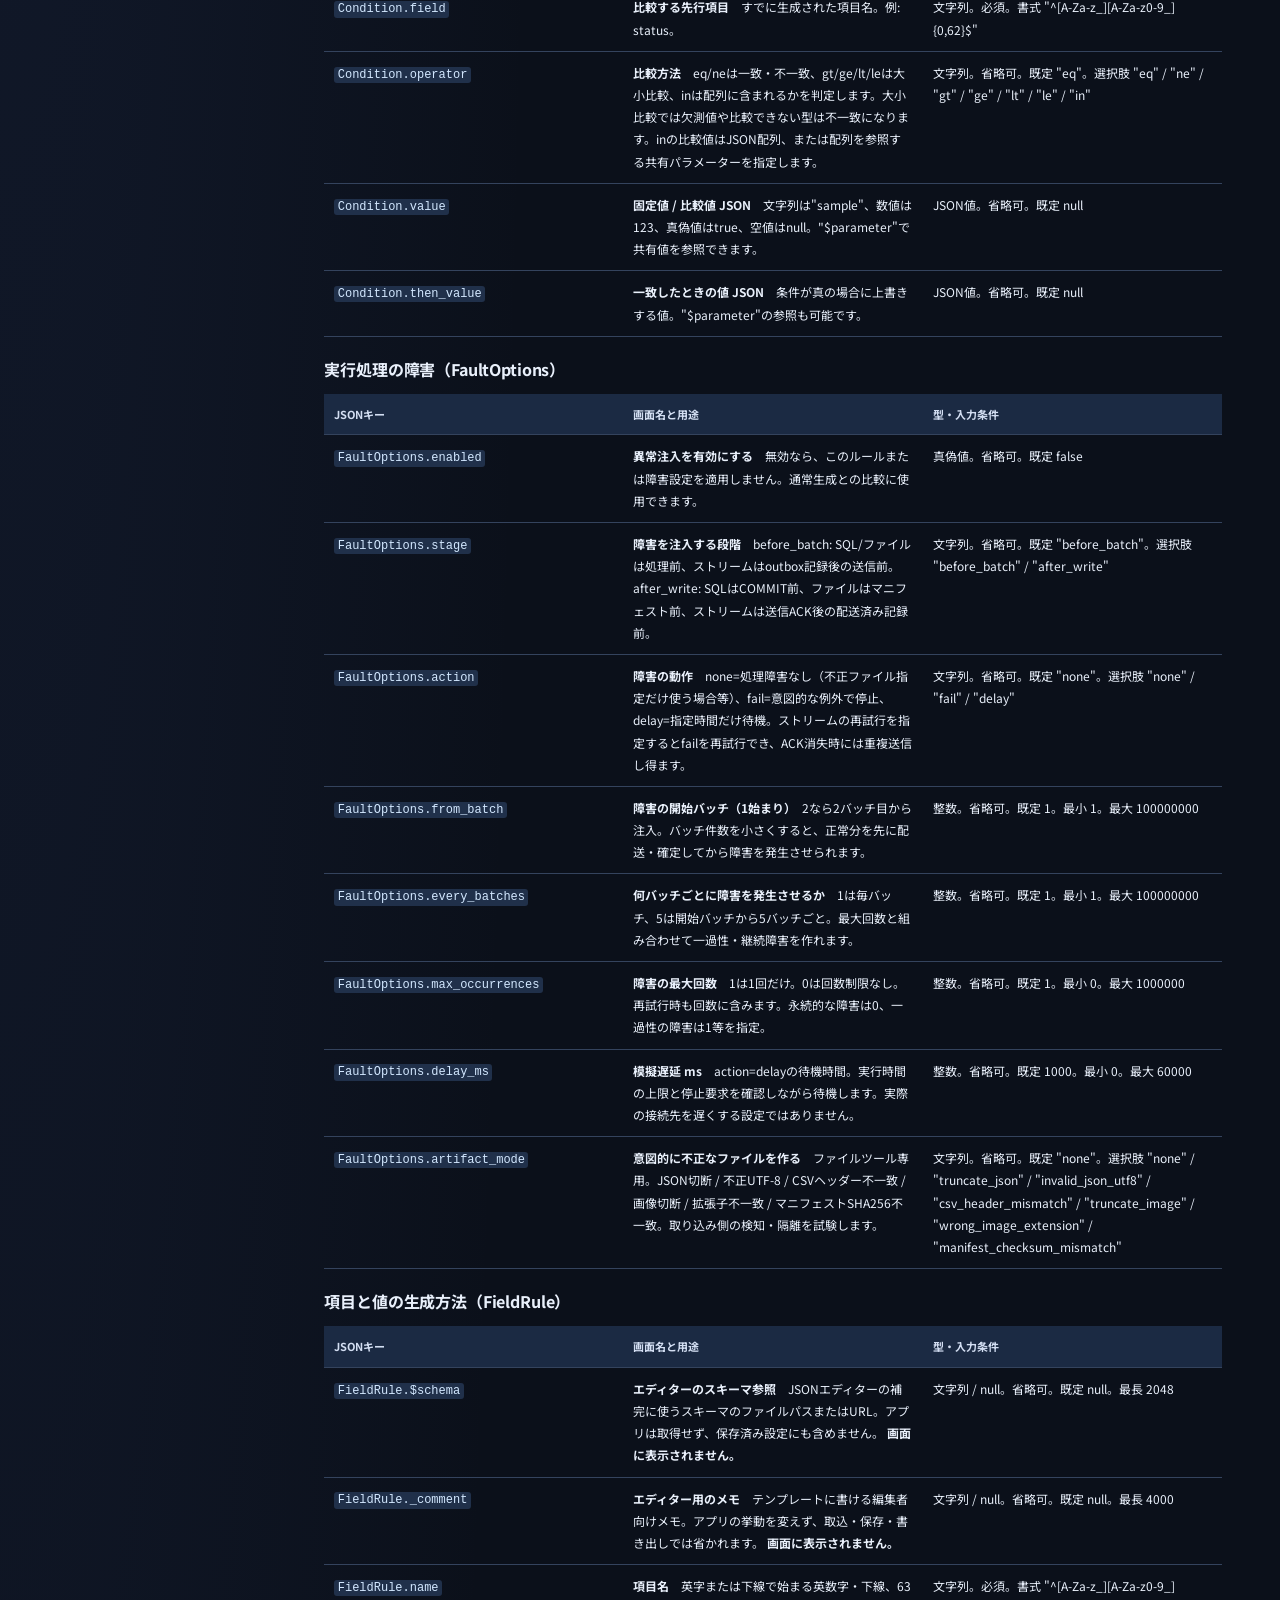
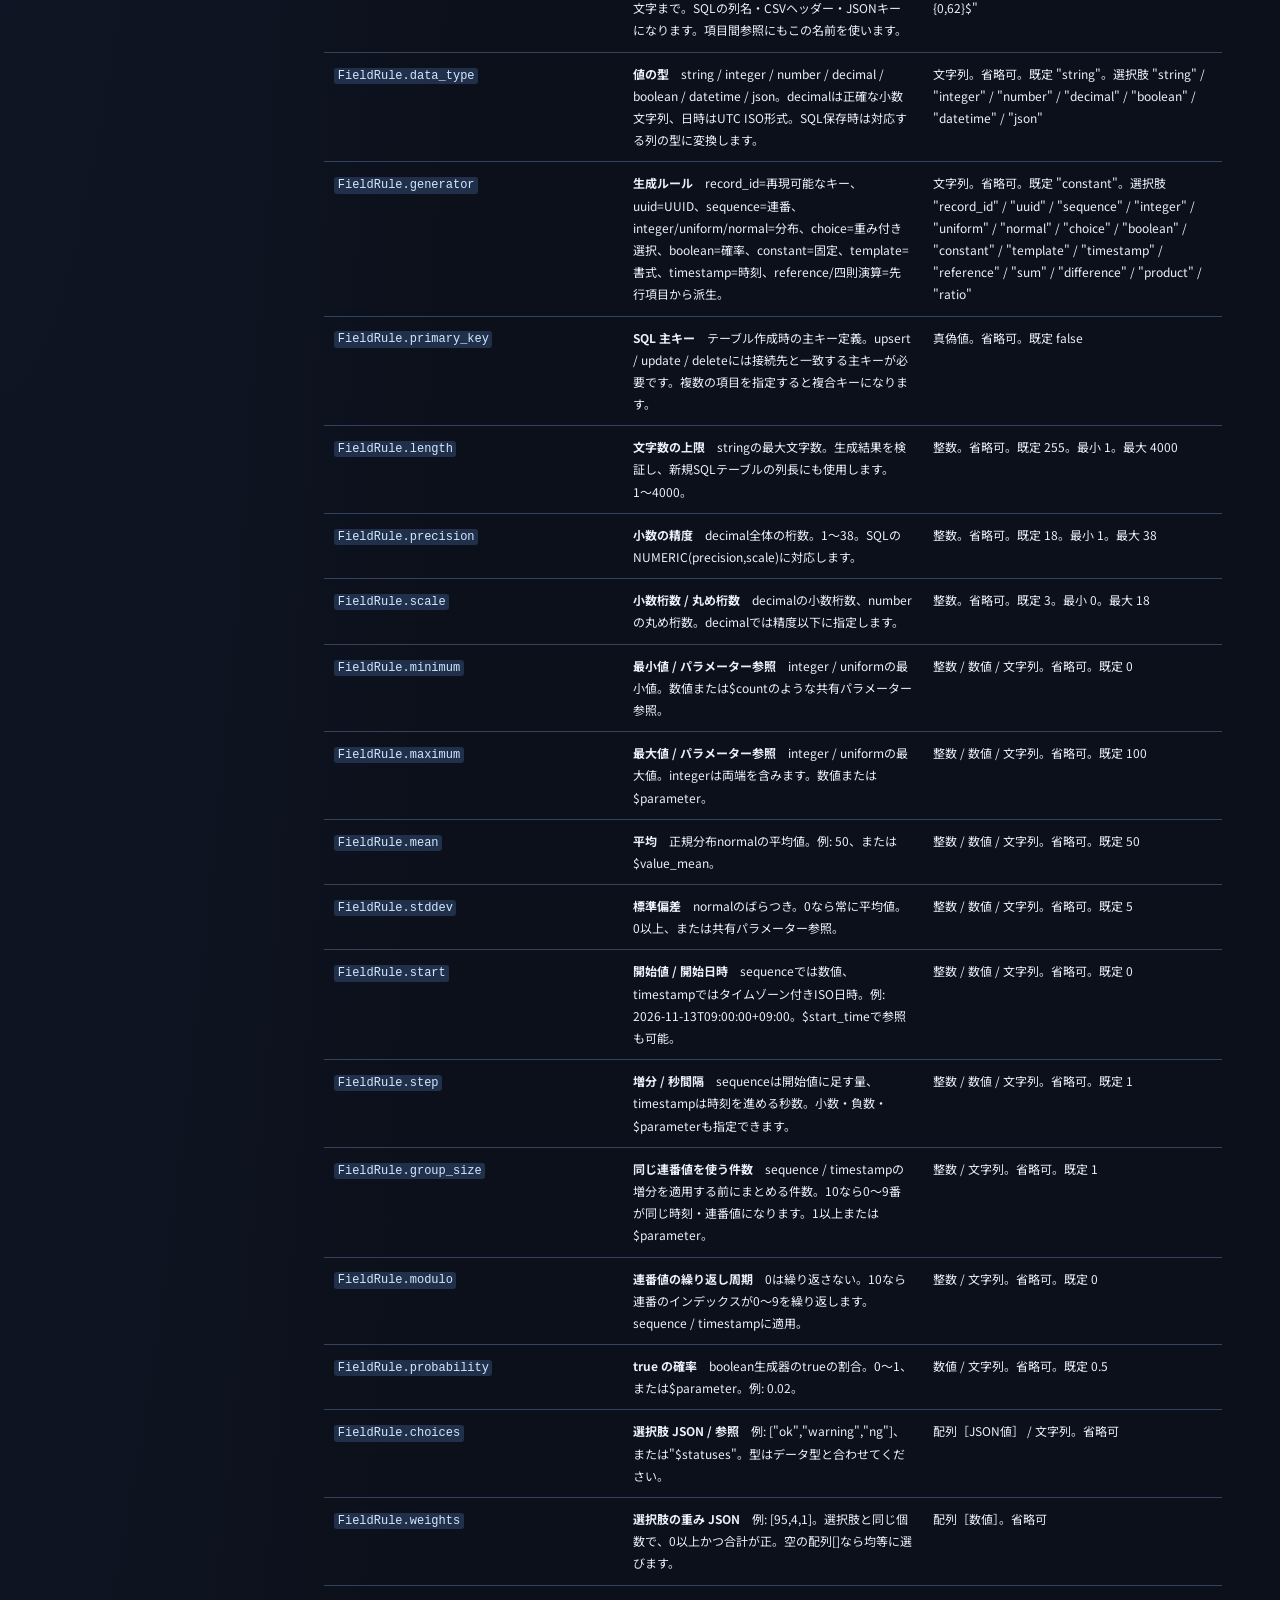
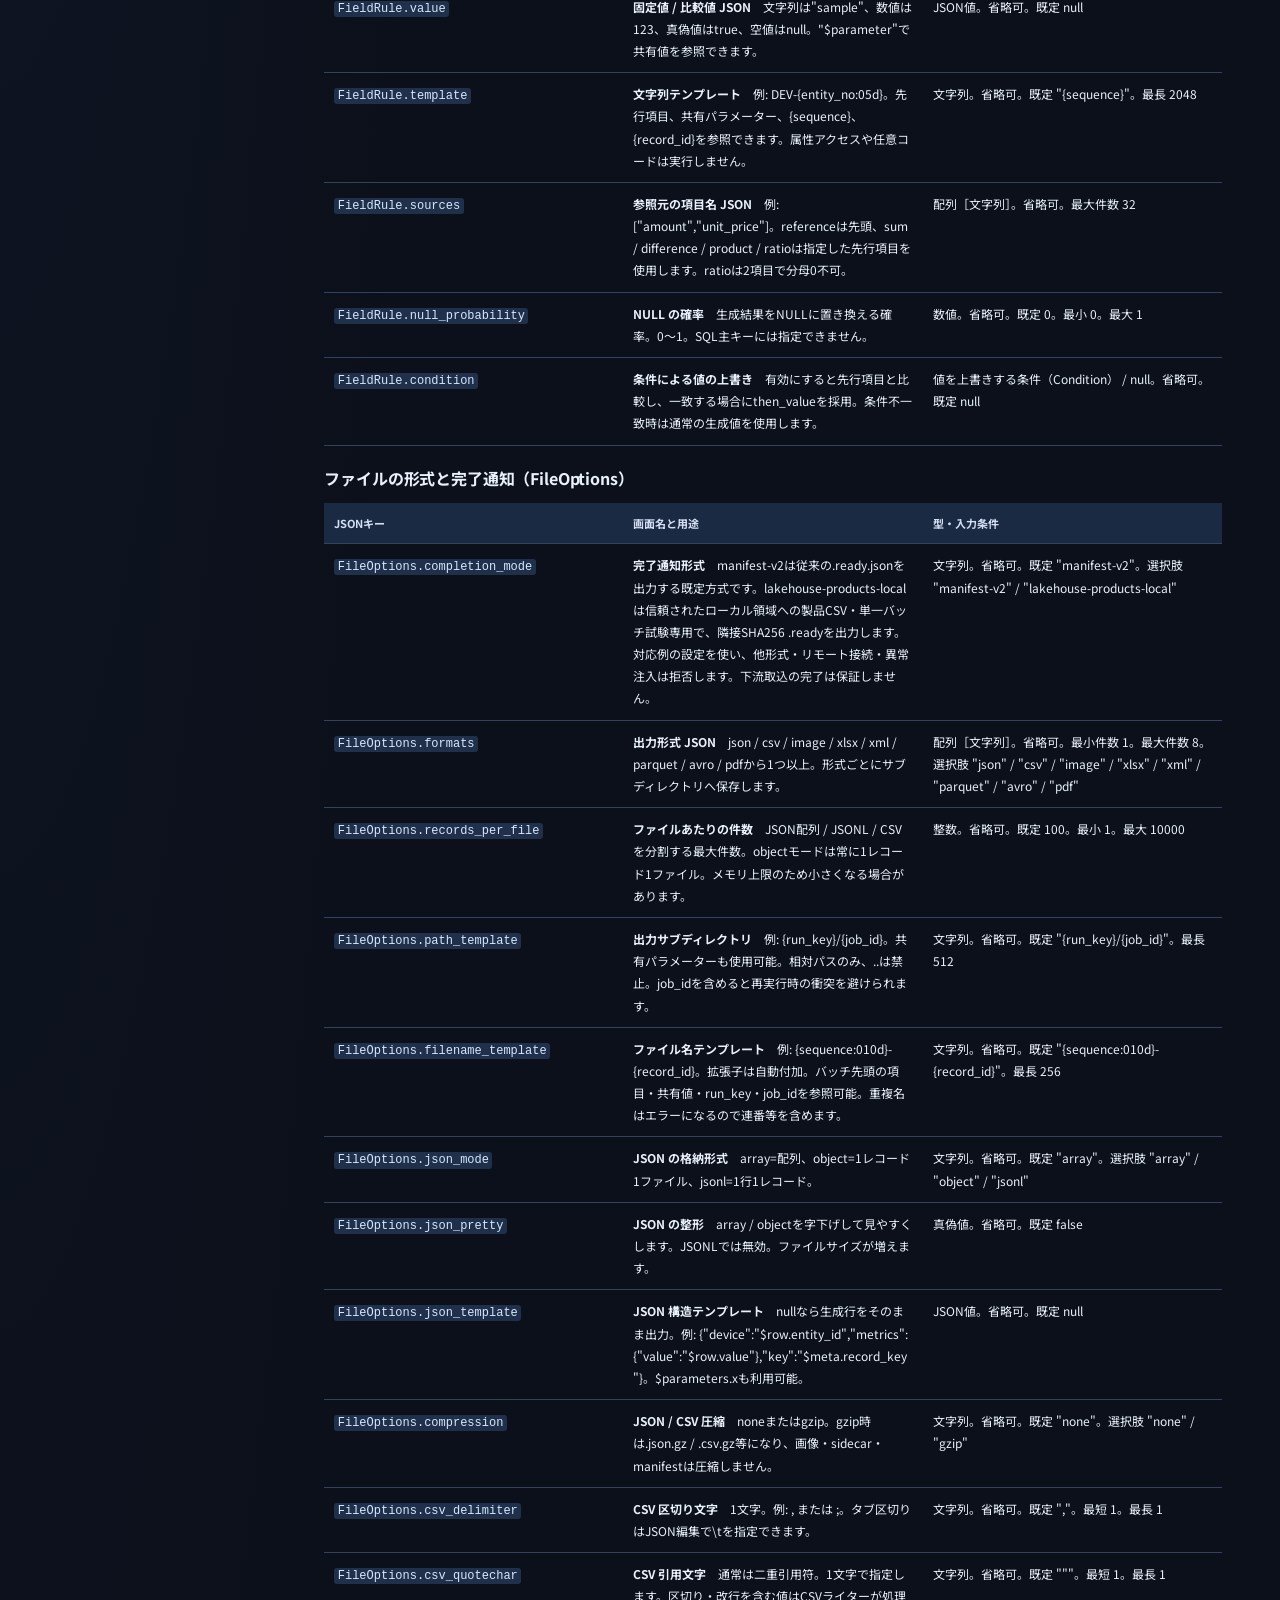
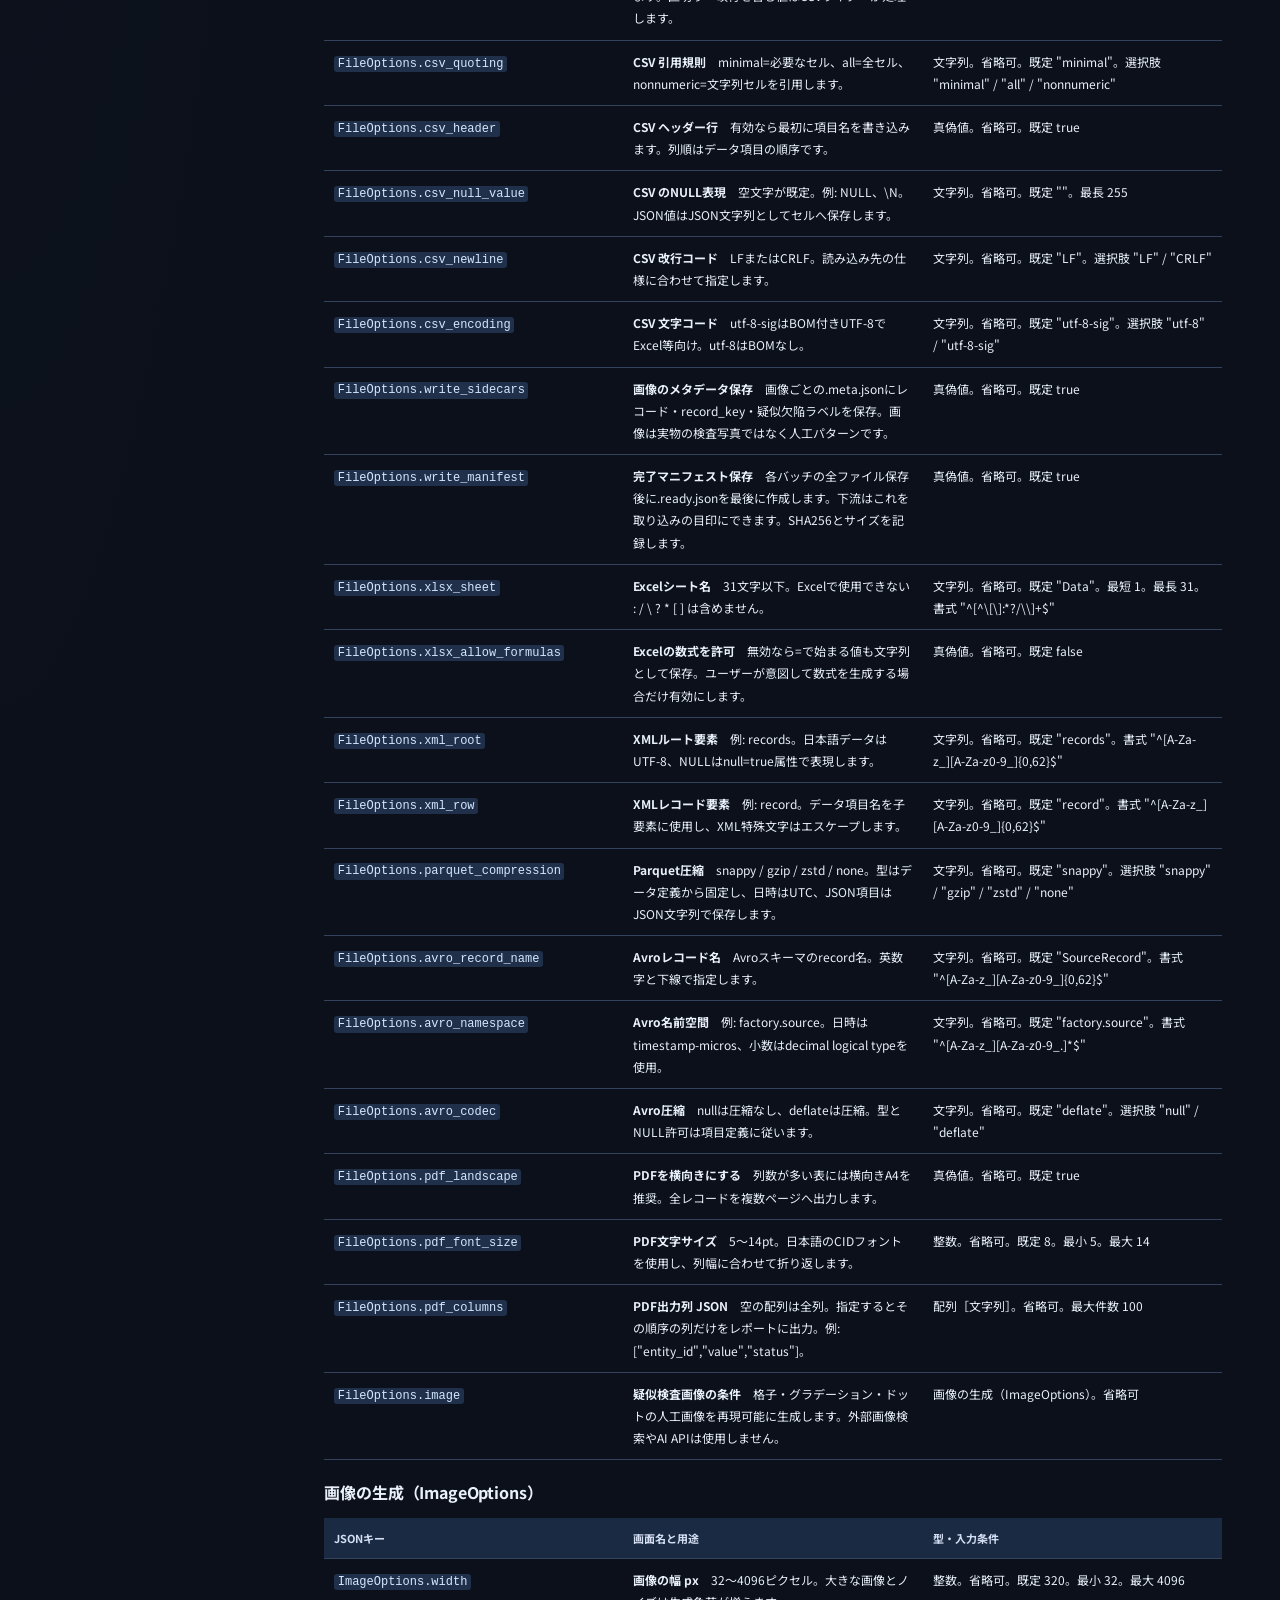
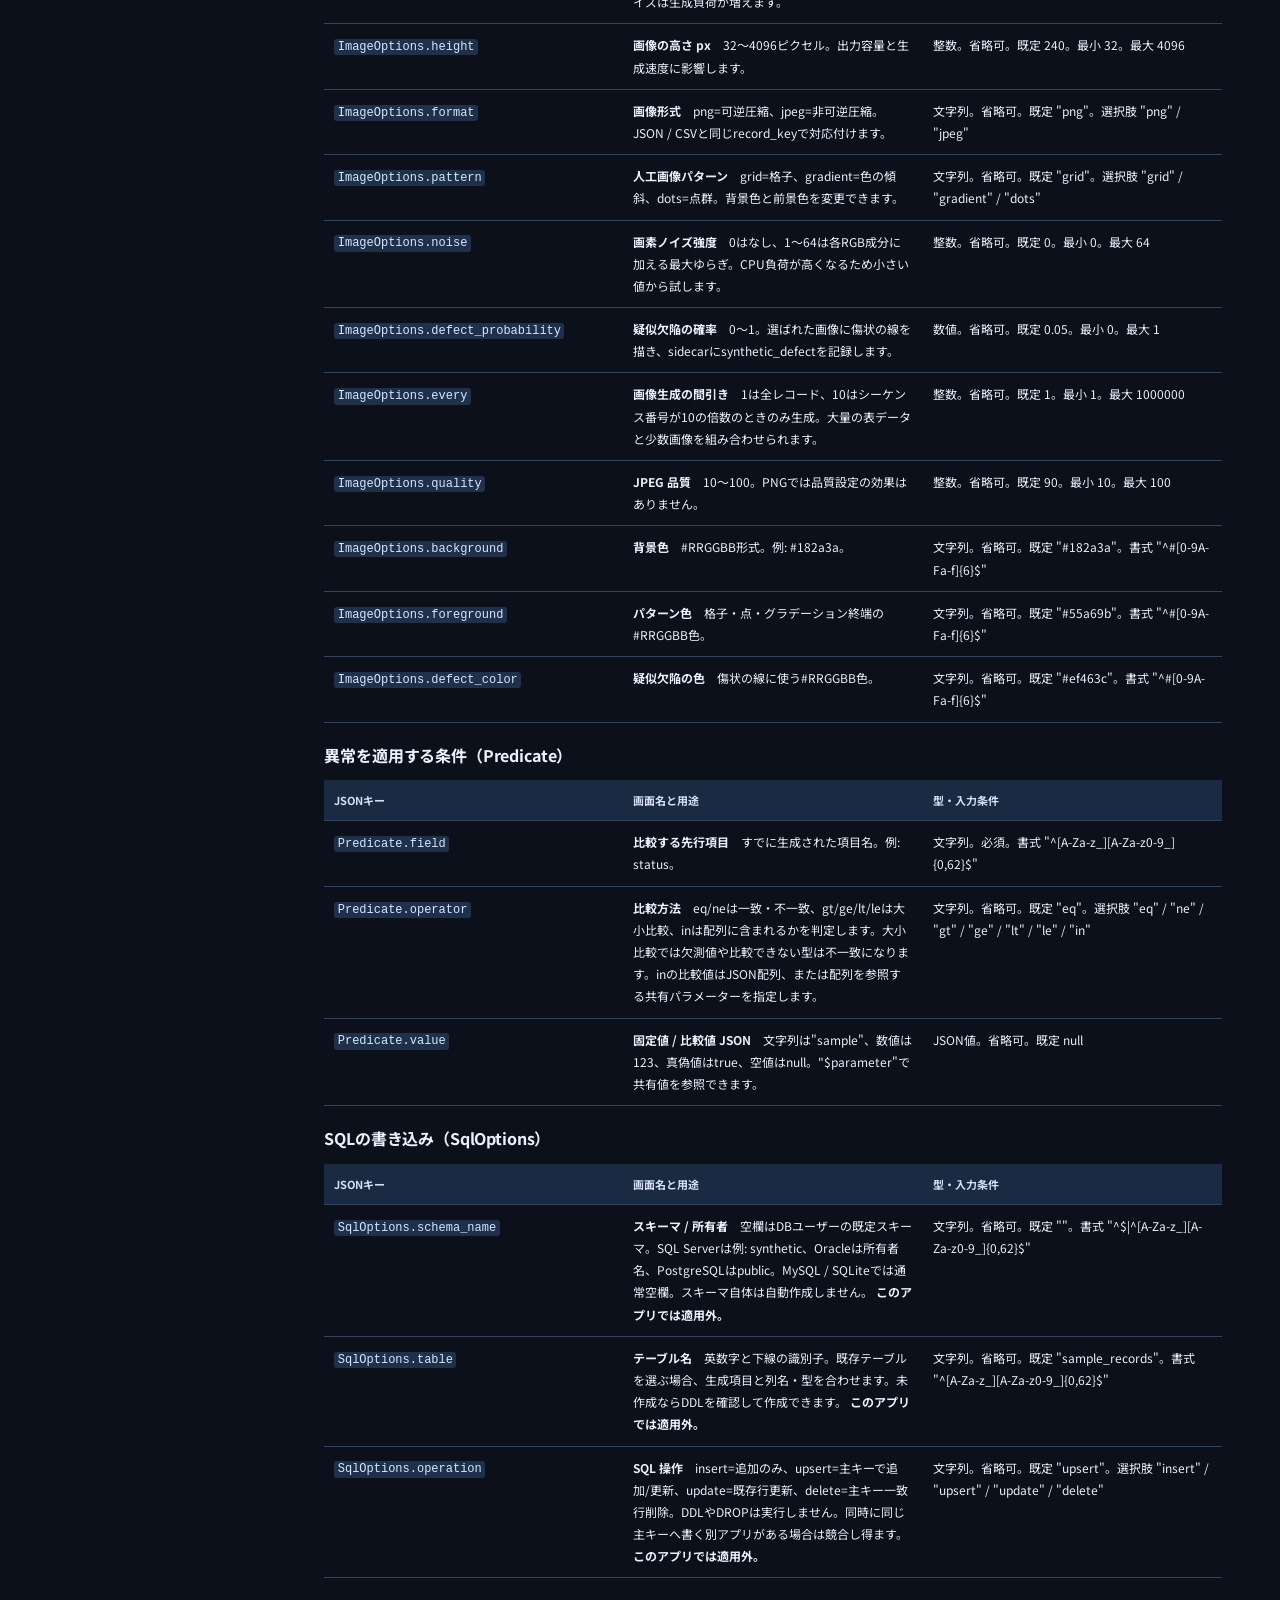
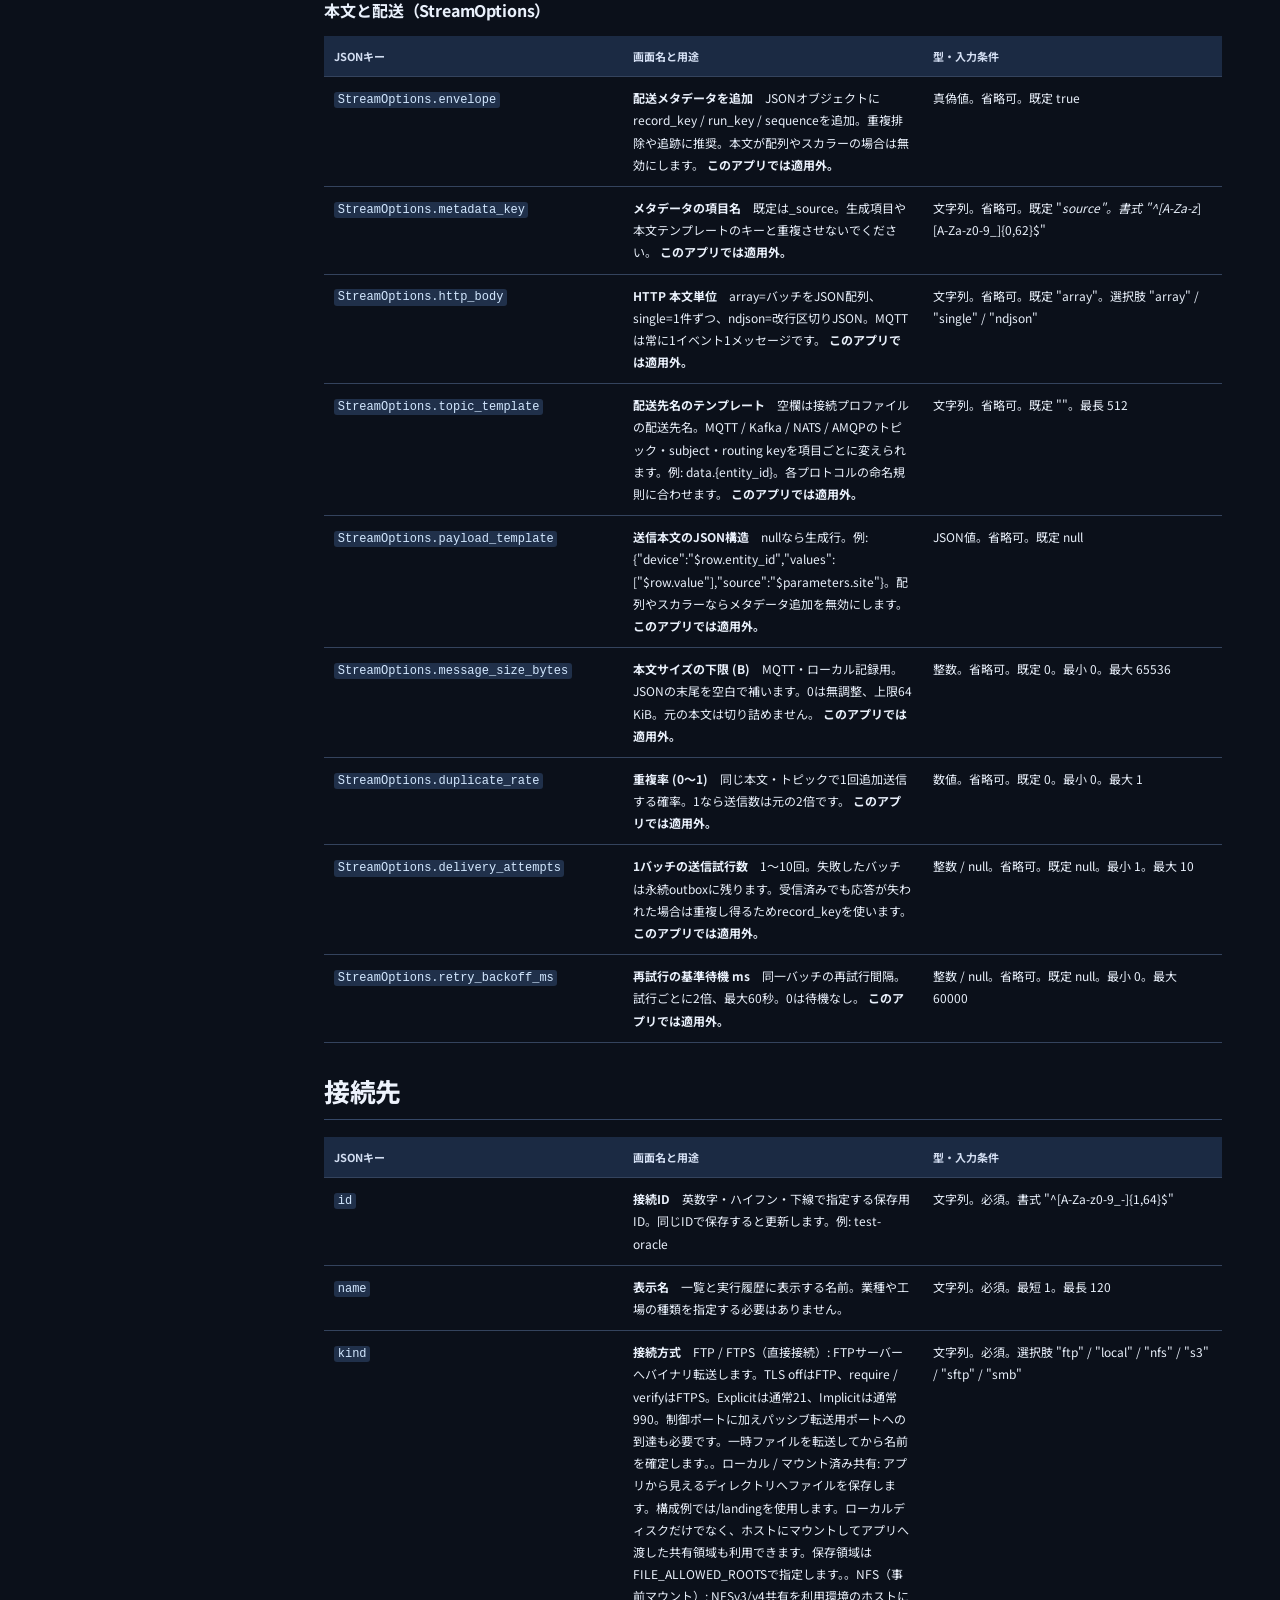
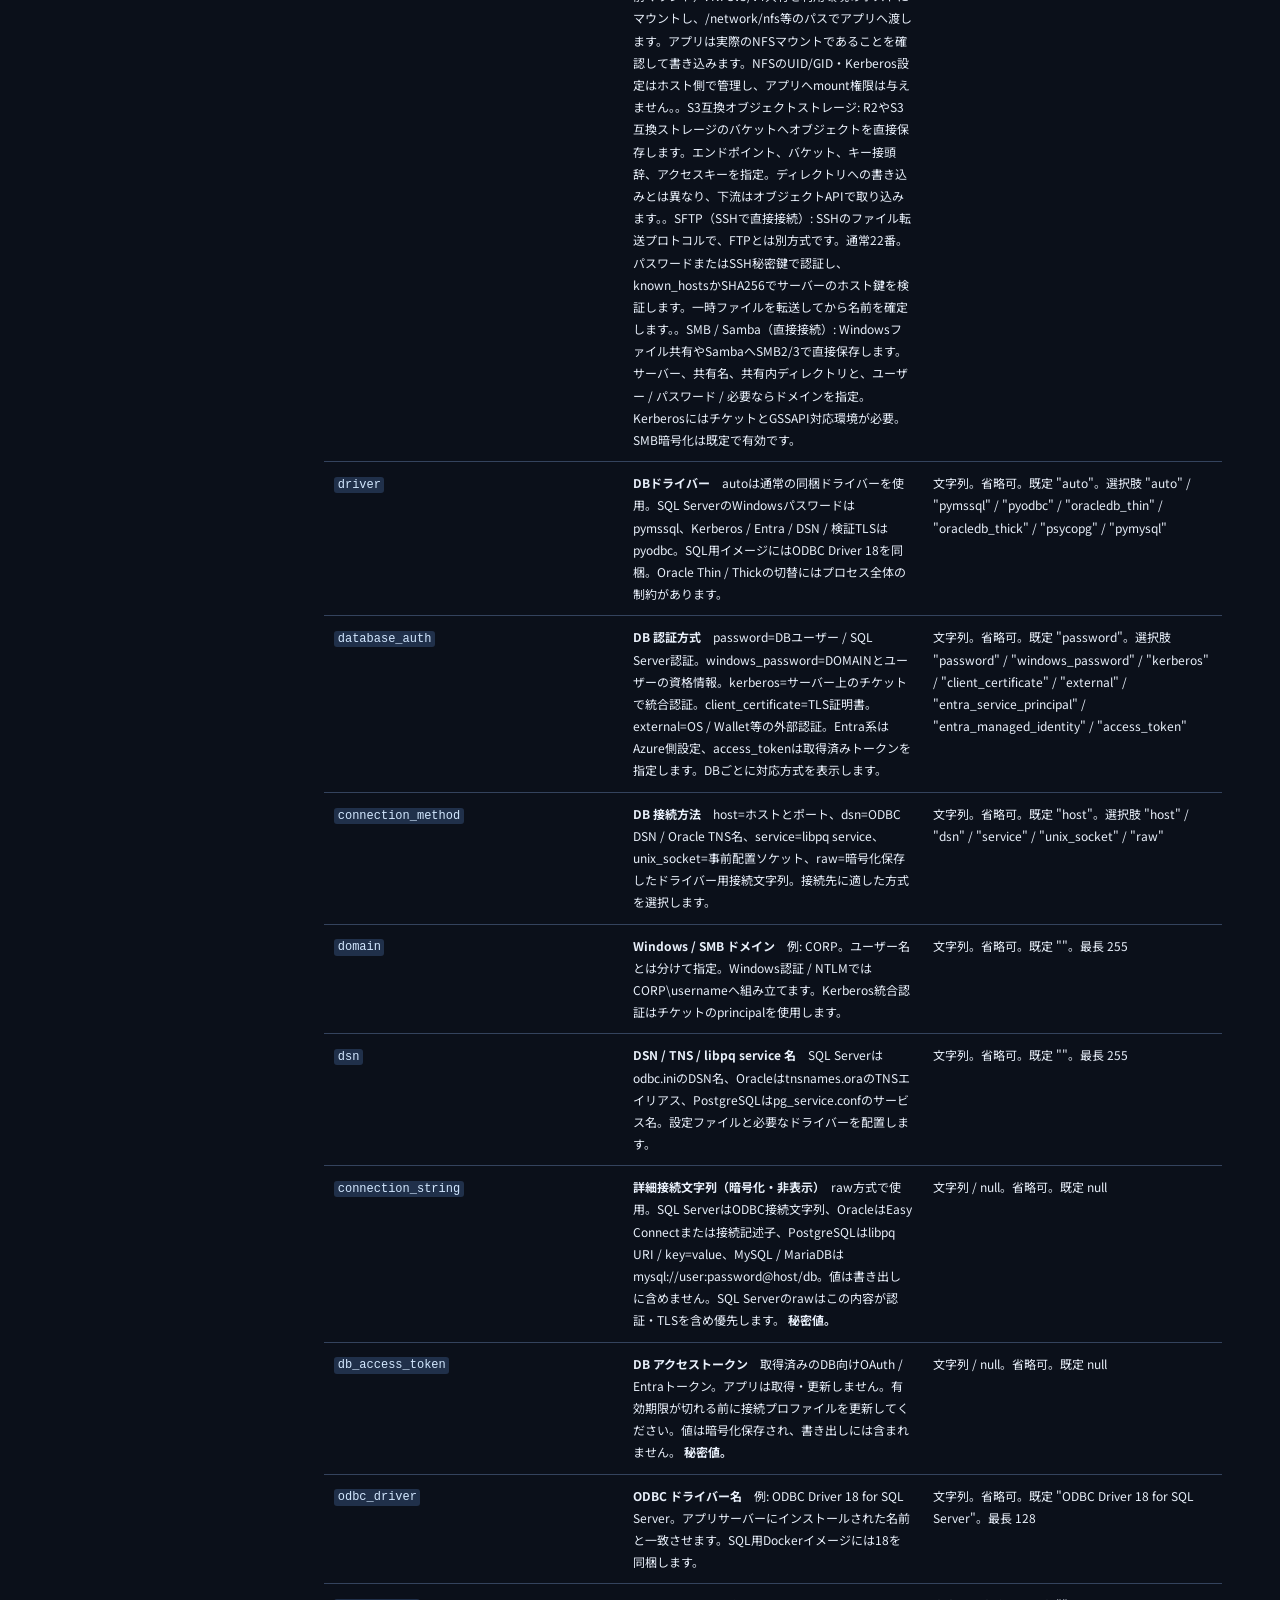
<file: docs/help-site/settings.html>
<!doctype html>
<html lang="ja">
<head>
  <meta charset="utf-8">
  <meta name="viewport" content="width=device-width, initial-scale=1">
  <title>設定リファレンス | ファイル生成</title>
  <link rel="stylesheet" href="/static/style.css">
  <link rel="stylesheet" href="/static/help.css">
  <script src="/static/help.js" defer></script>
</head>
<body class="help-page">
  <a class="help-skip" href="#help-content">本文へ移動</a>
  <div class="help-top">
    <a class="help-home" href="/">ファイル生成</a>
    <a href="/">アプリに戻る</a>
  </div>
  <div class="help-layout">
    <nav class="help-nav" aria-label="ヘルプ"><a href="/help/index.html">初めて使う</a><a href="/help/presets.html">ひな型を選ぶ・作る</a><a href="/help/templates.html">JSONの書き方</a><a href="/help/settings.html" aria-current="page">設定リファレンス</a><a href="/help/api.html">APIの使い方</a><a href="/help/glossary.html">用語集</a><a href="/help/ai.html">AIにひな型を頼む</a><a href="/help/mcp.html">CLI・MCP</a><a href="/help/install.html">VMへの導入</a><a href="/help/catalog.html">付属のひな型一覧</a></nav>
    <main class="help-content" id="help-content">
      <nav class="help-outline" aria-label="このページ"><a href="#実行ひな型">実行ひな型</a><a href="#接続先">接続先</a></nav>
      <div class="help-search" hidden><label for="help-filter">表を検索</label><input id="help-filter" type="search" placeholder="日本語、ID、JSONキー"><p id="help-results" role="status"></p></div>
      <article><h1>設定リファレンス</h1>
<p>画面の表示名、JSONキー、意味、制約、既定値を確認できます。
接続方式や選択した形式によって表示される設定が変わります。
共通形式の別アプリ用の項目も掲載しています。該当する出力方式で使う設定を選んでください。</p>
<p><a href="/help/templates.html">JSONの書き方</a> · <a href="/help/presets.html">ひな型の選び方</a></p>
<h2 id="実行ひな型">実行ひな型</h2>
<table>
<thead>
<tr>
<th>JSONキー</th>
<th>画面名と用途</th>
<th>型・入力条件</th>
</tr>
</thead>
<tbody>
<tr>
<td><code>$schema</code></td>
<td><strong>エディターのスキーマ参照</strong>　JSONエディターの補完に使うスキーマのファイルパスまたはURL。アプリは取得せず、保存済み設定にも含めません。 <strong>画面に表示されません。</strong></td>
<td>文字列 / null。省略可。既定 null。最長 2048</td>
</tr>
<tr>
<td><code>_comment</code></td>
<td><strong>エディター用のメモ</strong>　テンプレートに書ける編集者向けメモ。アプリの挙動を変えず、取込・保存・書き出しでは省かれます。 <strong>画面に表示されません。</strong></td>
<td>文字列 / null。省略可。既定 null。最長 4000</td>
</tr>
<tr>
<td><code>version</code></td>
<td><strong>設定バージョン</strong>　このアプリはバージョン2のプリセットJSONを使用します。</td>
<td>整数。省略可。既定 2。固定値 2</td>
</tr>
<tr>
<td><code>name</code></td>
<td><strong>表示名</strong>　一覧と実行履歴に表示する名前。業種や工場の種類を指定する必要はありません。</td>
<td>文字列。省略可。既定 &quot;カスタムデータ&quot;。最短 1。最長 120</td>
</tr>
<tr>
<td><code>description</code></td>
<td><strong>用途・メモ</strong>　このプリセットの用途、変更した設定、実行前の条件を記録できます。選択欄にも表示します。接続先のパスワード等は記載せず、接続プロファイルへ保存してください。</td>
<td>文字列。省略可。既定 &quot;&quot;。最長 1000</td>
</tr>
<tr>
<td><code>connection_id</code></td>
<td><strong>接続プロファイル</strong>　この実行に使用する保存済みの接続先。プリセットにはIDだけが入ります。認証情報は接続プロファイル側で管理します。</td>
<td>文字列。省略可。既定 &quot;default&quot;。書式 &quot;^[A-Za-z0-9_-]{1,64}$&quot;</td>
</tr>
<tr>
<td><code>connection_revision</code></td>
<td><strong>接続リビジョン固定</strong>　通常はnull。実行開始時に接続設定の版を固定するので、実行中の接続先変更に影響されません。指定すると過去の版を使用します。</td>
<td>整数 / null。省略可。既定 null。最小 1</td>
</tr>
<tr>
<td><code>run_key</code></td>
<td><strong>実行キー</strong>　再現性と重複判定の単位。英数字・ハイフン・下線。seedとシーケンスが同じなら同じrecord_idになります。別のデータ系列には別のキーを指定します。</td>
<td>文字列。省略可。既定 &quot;trial-001&quot;。書式 &quot;^[A-Za-z0-9_-]{1,64}$&quot;</td>
</tr>
<tr>
<td><code>seed</code></td>
<td><strong>乱数シード</strong>　同じ実行キー・シード・シーケンス・項目名なら同じ値。0〜2147483647。</td>
<td>整数。省略可。既定 42。最小 0。最大 2147483647</td>
</tr>
<tr>
<td><code>rows</code></td>
<td><strong>生成レコード数</strong>　1〜1億件。SQLは行数、ファイルはレコード数、ストリームはイベント数。画像は間引き設定により少なくなります。全件をメモリには保持しません。</td>
<td>整数。省略可。既定 30。最小 1。最大 100000000</td>
</tr>
<tr>
<td><code>target_rate</code></td>
<td><strong>目標レコード数 / 秒</strong>　0は速度制限なし。バッチ単位で調整する目標値です。実際の速度はDB・ディスク・通信・生成条件で変わります。まず少量で測定してください。</td>
<td>整数。省略可。既定 10。最小 0。最大 1000000</td>
</tr>
<tr>
<td><code>batch_size</code></td>
<td><strong>バッチ件数</strong>　1〜10000。SQLはトランザクション、ストリームは送信単位。ファイルはファイルあたり件数を使用。メモリ量やDBパラメーター上限に合わせて内部で縮小する場合があります。</td>
<td>整数。省略可。既定 1000。最小 1。最大 10000</td>
</tr>
<tr>
<td><code>start_sequence</code></td>
<td><strong>開始シーケンス</strong>　0から始まる連番。途中から再開したり、分割した負荷試験に使用します。run_key / seedも合わせると同じデータを再現できます。</td>
<td>整数。省略可。既定 0。最小 0。最大 1000000000</td>
</tr>
<tr>
<td><code>max_duration_seconds</code></td>
<td><strong>実行時間の上限 秒</strong>　この時間を超えると停止要求になります。進行中のDBトランザクションや通信の完了後に止まります。完了件数は履歴で確認できます。</td>
<td>整数。省略可。既定 3600。最小 1。最大 86400</td>
</tr>
<tr>
<td><code>max_output_mb</code></td>
<td><strong>出力量の上限 MiB</strong>　ファイルとストリーム本文の論理上限。SQLのDB容量上限ではありません。サーバー側のメモリ・空き容量保護も常時有効です。</td>
<td>整数。省略可。既定 1024。最小 1。最大 1048576</td>
</tr>
<tr>
<td><code>initial_delay_seconds</code></td>
<td><strong>開始前の待機 秒</strong>　実行開始後、生成を始めるまでの待機時間。複数のソースの開始時刻をずらせます。実行時間の上限にはこの待機も含まれます。</td>
<td>数値。省略可。既定 0。最小 0。最大 3600</td>
</tr>
<tr>
<td><code>jitter_ms</code></td>
<td><strong>送信間隔のゆらぎ ms</strong>　速度調整の待機に0〜指定値の再現可能なゆらぎを加えます。目標速度が0の場合は適用しません。</td>
<td>整数。省略可。既定 0。最小 0。最大 60000</td>
</tr>
<tr>
<td><code>burst_rows</code></td>
<td><strong>バーストのレコード数</strong>　0は通常送信。例: 1000にすると1000件単位でバースト間待機を適用。バッチはこの値以下に調整します。</td>
<td>整数。省略可。既定 0。最小 0。最大 1000000</td>
</tr>
<tr>
<td><code>burst_pause_ms</code></td>
<td><strong>バースト間の待機 ms</strong>　バーストの境界で加える待機。目標速度の制限と両方が適用されます。</td>
<td>整数。省略可。既定 0。最小 0。最大 3600000</td>
</tr>
<tr>
<td><code>parameters</code></td>
<td><strong>共有パラメーター JSON</strong>　任意のキーとJSON値。例: {&quot;count&quot;:100,&quot;states&quot;:[&quot;ok&quot;,&quot;ng&quot;]}。生成条件では$countや$statesで参照。テンプレートは{count}でも参照できます。</td>
<td>オブジェクト。省略可</td>
</tr>
<tr>
<td><code>fields</code></td>
<td><strong>データ項目</strong>　上から順に生成します。項目名・型・生成器・詳細条件を自由に変更できます。他の項目を参照する場合は参照元を先に置きます。</td>
<td>配列［項目と値の生成方法（FieldRule）］。省略可。最小件数 1。最大件数 100</td>
</tr>
<tr>
<td><code>sql</code></td>
<td><strong>SQL 書き込み設定</strong>　スキーマ・テーブル・操作を指定。データの列定義は共通のデータ項目から作成します。 <strong>このアプリでは適用外。</strong></td>
<td>SQLの書き込み（SqlOptions）。省略可</td>
</tr>
<tr>
<td><code>files</code></td>
<td><strong>ファイル設定</strong>　形式・分割・命名・JSON構造・CSV仕様・画像条件を設定します。既存ファイルは上書きしません。</td>
<td>ファイルの形式と完了通知（FileOptions）。省略可</td>
</tr>
<tr>
<td><code>stream</code></td>
<td><strong>ストリーム設定</strong>　メタデータの付加・本文形式・トピックを実行ごとに指定します。認証と配送方式は接続プロファイル側で管理します。 <strong>このアプリでは適用外。</strong></td>
<td>本文と配送（StreamOptions）。省略可</td>
</tr>
<tr>
<td><code>anomalies</code></td>
<td><strong>データ異常の注入ルール</strong>　正常データを生成した後、指定した行位置・割合・条件で異常を注入します。複数ルールは上から順に適用。異常を含むプリセットは意図的にDB制約や受信検証で拒否される場合があります。</td>
<td>配列［異常データの条件（AnomalyRule）］。省略可。最大件数 64</td>
</tr>
<tr>
<td><code>faults</code></td>
<td><strong>処理障害・不正ファイルのシミュレーション</strong>　この実行だけに障害を注入します。外部のサーバーやネットワーク設定は変更しません。SQLのロールバック、ファイル未完了、配送ACK消失、遅延等を再現できます。</td>
<td>実行処理の障害（FaultOptions）。省略可</td>
</tr>
<tr>
<td><code>task</code></td>
<td><strong>実行タスク</strong>　通常はgenerate。未配送の再送は履歴画面の操作から起動します。</td>
<td>文字列。省略可。既定 &quot;generate&quot;。選択肢 &quot;generate&quot; / &quot;retry&quot;</td>
</tr>
</tbody>
</table>
<h3 id="異常デ-タの条件-anomalyrule">異常データの条件（AnomalyRule）</h3>
<table>
<thead>
<tr>
<th>JSONキー</th>
<th>画面名と用途</th>
<th>型・入力条件</th>
</tr>
</thead>
<tbody>
<tr>
<td><code>AnomalyRule.$schema</code></td>
<td><strong>エディターのスキーマ参照</strong>　JSONエディターの補完に使うスキーマのファイルパスまたはURL。アプリは取得せず、保存済み設定にも含めません。 <strong>画面に表示されません。</strong></td>
<td>文字列 / null。省略可。既定 null。最長 2048</td>
</tr>
<tr>
<td><code>AnomalyRule._comment</code></td>
<td><strong>エディター用のメモ</strong>　テンプレートに書ける編集者向けメモ。アプリの挙動を変えず、取込・保存・書き出しでは省かれます。 <strong>画面に表示されません。</strong></td>
<td>文字列 / null。省略可。既定 null。最長 4000</td>
</tr>
<tr>
<td><code>AnomalyRule.name</code></td>
<td><strong>表示名</strong>　一覧と実行履歴に表示する名前。業種や工場の種類を指定する必要はありません。</td>
<td>文字列。省略可。既定 &quot;異常注入&quot;。最短 1。最長 120</td>
</tr>
<tr>
<td><code>AnomalyRule.enabled</code></td>
<td><strong>異常注入を有効にする</strong>　無効なら、このルールまたは障害設定を適用しません。通常生成との比較に使用できます。</td>
<td>真偽値。省略可。既定 true</td>
</tr>
<tr>
<td><code>AnomalyRule.field</code></td>
<td><strong>異常を注入する項目名</strong>　生成するデータ項目の名前。正常行の生成後に変更するため、先行項目だけでなく任意の生成項目を指定できます。</td>
<td>文字列。必須。書式 &quot;^[A-Za-z_][A-Za-z0-9_]{0,62}$&quot;</td>
</tr>
<tr>
<td><code>AnomalyRule.operation</code></td>
<td><strong>異常の作り方</strong>　set=値を置換、add=加算、multiply=倍率、ramp=開始位置から増加するドリフト、freeze=開始位置の値に固着、null=NULL、copy_from=指定位置の値をコピー、timestamp_shift=秒単位の時刻ずらし、omit=項目自体を欠落。加算・倍率・ドリフトは元の値が欠測・非数値の行では適用しません。</td>
<td>文字列。省略可。既定 &quot;set&quot;。選択肢 &quot;set&quot; / &quot;add&quot; / &quot;multiply&quot; / &quot;ramp&quot; / &quot;freeze&quot; / &quot;null&quot; / &quot;copy_from&quot; / &quot;timestamp_shift&quot; / &quot;omit&quot;</td>
</tr>
<tr>
<td><code>AnomalyRule.value</code></td>
<td><strong>置換値 / 増分 / 倍率 / 秒数 JSON</strong>　setの値、add/rampの増分、multiplyの倍率、timestamp_shiftの秒数、copy_fromの実行内コピー元位置（0始まり）を指定。$parameter参照も可能。freeze/null/omitでは使いません。</td>
<td>JSON値。省略可。既定 null</td>
</tr>
<tr>
<td><code>AnomalyRule.from_row</code></td>
<td><strong>異常の開始位置（0始まり）</strong>　この実行内のレコード位置。20なら21件目から適用。start_sequenceとは別で、分割実行時は実行内の位置として評価します。</td>
<td>整数。省略可。既定 0。最小 0。最大 100000000</td>
</tr>
<tr>
<td><code>AnomalyRule.to_row</code></td>
<td><strong>異常の終了位置（含む）</strong>　空欄は最後まで。例: from_row=20、to_row=29なら10件の異常期間です。</td>
<td>整数 / null。省略可。既定 null。最小 0。最大 100000000</td>
</tr>
<tr>
<td><code>AnomalyRule.every</code></td>
<td><strong>何件ごとに異常を適用するか</strong>　開始位置から何件ごとに適用するか。1は全件、10は10件ごと。probabilityと組み合わせて断続的な異常を作ります。</td>
<td>整数。省略可。既定 1。最小 1。最大 100000000</td>
</tr>
<tr>
<td><code>AnomalyRule.probability</code></td>
<td><strong>異常が発生する確率</strong>　適用位置・条件を満たした行に対する0〜1の確率。同じrun_keyとseedなら再現可能です。</td>
<td>数値。省略可。既定 1。最小 0。最大 1</td>
</tr>
<tr>
<td><code>AnomalyRule.when</code></td>
<td><strong>異常を適用する条件</strong>　生成後の値を比較し、一致する場合だけ異常を適用します。先に適用した異常の結果も参照できます。then_valueの指定は不要です。</td>
<td>異常を適用する条件（Predicate） / null。省略可。既定 null</td>
</tr>
<tr>
<td><code>AnomalyRule.bypass_validation</code></td>
<td><strong>型・必須検証を意図的に外す</strong>　数値欄へ文字列、主キーへNULL等の不正値を作る場合に有効化。送信JSONは構文上有効のままですが、DBや受信側は拒否し得ます。omitはこの設定に関係なく項目を欠落させます。</td>
<td>真偽値。省略可。既定 false</td>
</tr>
</tbody>
</table>
<h3 id="値を上書きする条件-condition">値を上書きする条件（Condition）</h3>
<table>
<thead>
<tr>
<th>JSONキー</th>
<th>画面名と用途</th>
<th>型・入力条件</th>
</tr>
</thead>
<tbody>
<tr>
<td><code>Condition.field</code></td>
<td><strong>比較する先行項目</strong>　すでに生成された項目名。例: status。</td>
<td>文字列。必須。書式 &quot;^[A-Za-z_][A-Za-z0-9_]{0,62}$&quot;</td>
</tr>
<tr>
<td><code>Condition.operator</code></td>
<td><strong>比較方法</strong>　eq/neは一致・不一致、gt/ge/lt/leは大小比較、inは配列に含まれるかを判定します。大小比較では欠測値や比較できない型は不一致になります。inの比較値はJSON配列、または配列を参照する共有パラメーターを指定します。</td>
<td>文字列。省略可。既定 &quot;eq&quot;。選択肢 &quot;eq&quot; / &quot;ne&quot; / &quot;gt&quot; / &quot;ge&quot; / &quot;lt&quot; / &quot;le&quot; / &quot;in&quot;</td>
</tr>
<tr>
<td><code>Condition.value</code></td>
<td><strong>固定値 / 比較値 JSON</strong>　文字列は&quot;sample&quot;、数値は123、真偽値はtrue、空値はnull。&quot;$parameter&quot;で共有値を参照できます。</td>
<td>JSON値。省略可。既定 null</td>
</tr>
<tr>
<td><code>Condition.then_value</code></td>
<td><strong>一致したときの値 JSON</strong>　条件が真の場合に上書きする値。&quot;$parameter&quot;の参照も可能です。</td>
<td>JSON値。省略可。既定 null</td>
</tr>
</tbody>
</table>
<h3 id="実行処理の障害-faultoptions">実行処理の障害（FaultOptions）</h3>
<table>
<thead>
<tr>
<th>JSONキー</th>
<th>画面名と用途</th>
<th>型・入力条件</th>
</tr>
</thead>
<tbody>
<tr>
<td><code>FaultOptions.enabled</code></td>
<td><strong>異常注入を有効にする</strong>　無効なら、このルールまたは障害設定を適用しません。通常生成との比較に使用できます。</td>
<td>真偽値。省略可。既定 false</td>
</tr>
<tr>
<td><code>FaultOptions.stage</code></td>
<td><strong>障害を注入する段階</strong>　before_batch: SQL/ファイルは処理前、ストリームはoutbox記録後の送信前。after_write: SQLはCOMMIT前、ファイルはマニフェスト前、ストリームは送信ACK後の配送済み記録前。</td>
<td>文字列。省略可。既定 &quot;before_batch&quot;。選択肢 &quot;before_batch&quot; / &quot;after_write&quot;</td>
</tr>
<tr>
<td><code>FaultOptions.action</code></td>
<td><strong>障害の動作</strong>　none=処理障害なし（不正ファイル指定だけ使う場合等）、fail=意図的な例外で停止、delay=指定時間だけ待機。ストリームの再試行を指定するとfailを再試行でき、ACK消失時には重複送信し得ます。</td>
<td>文字列。省略可。既定 &quot;none&quot;。選択肢 &quot;none&quot; / &quot;fail&quot; / &quot;delay&quot;</td>
</tr>
<tr>
<td><code>FaultOptions.from_batch</code></td>
<td><strong>障害の開始バッチ（1始まり）</strong>　2なら2バッチ目から注入。バッチ件数を小さくすると、正常分を先に配送・確定してから障害を発生させられます。</td>
<td>整数。省略可。既定 1。最小 1。最大 100000000</td>
</tr>
<tr>
<td><code>FaultOptions.every_batches</code></td>
<td><strong>何バッチごとに障害を発生させるか</strong>　1は毎バッチ、5は開始バッチから5バッチごと。最大回数と組み合わせて一過性・継続障害を作れます。</td>
<td>整数。省略可。既定 1。最小 1。最大 100000000</td>
</tr>
<tr>
<td><code>FaultOptions.max_occurrences</code></td>
<td><strong>障害の最大回数</strong>　1は1回だけ。0は回数制限なし。再試行時も回数に含みます。永続的な障害は0、一過性の障害は1等を指定。</td>
<td>整数。省略可。既定 1。最小 0。最大 1000000</td>
</tr>
<tr>
<td><code>FaultOptions.delay_ms</code></td>
<td><strong>模擬遅延 ms</strong>　action=delayの待機時間。実行時間の上限と停止要求を確認しながら待機します。実際の接続先を遅くする設定ではありません。</td>
<td>整数。省略可。既定 1000。最小 0。最大 60000</td>
</tr>
<tr>
<td><code>FaultOptions.artifact_mode</code></td>
<td><strong>意図的に不正なファイルを作る</strong>　ファイルツール専用。JSON切断 / 不正UTF-8 / CSVヘッダー不一致 / 画像切断 / 拡張子不一致 / マニフェストSHA256不一致。取り込み側の検知・隔離を試験します。</td>
<td>文字列。省略可。既定 &quot;none&quot;。選択肢 &quot;none&quot; / &quot;truncate_json&quot; / &quot;invalid_json_utf8&quot; / &quot;csv_header_mismatch&quot; / &quot;truncate_image&quot; / &quot;wrong_image_extension&quot; / &quot;manifest_checksum_mismatch&quot;</td>
</tr>
</tbody>
</table>
<h3 id="項目と値の生成方法-fieldrule">項目と値の生成方法（FieldRule）</h3>
<table>
<thead>
<tr>
<th>JSONキー</th>
<th>画面名と用途</th>
<th>型・入力条件</th>
</tr>
</thead>
<tbody>
<tr>
<td><code>FieldRule.$schema</code></td>
<td><strong>エディターのスキーマ参照</strong>　JSONエディターの補完に使うスキーマのファイルパスまたはURL。アプリは取得せず、保存済み設定にも含めません。 <strong>画面に表示されません。</strong></td>
<td>文字列 / null。省略可。既定 null。最長 2048</td>
</tr>
<tr>
<td><code>FieldRule._comment</code></td>
<td><strong>エディター用のメモ</strong>　テンプレートに書ける編集者向けメモ。アプリの挙動を変えず、取込・保存・書き出しでは省かれます。 <strong>画面に表示されません。</strong></td>
<td>文字列 / null。省略可。既定 null。最長 4000</td>
</tr>
<tr>
<td><code>FieldRule.name</code></td>
<td><strong>項目名</strong>　英字または下線で始まる英数字・下線、63文字まで。SQLの列名・CSVヘッダー・JSONキーになります。項目間参照にもこの名前を使います。</td>
<td>文字列。必須。書式 &quot;^[A-Za-z_][A-Za-z0-9_]{0,62}$&quot;</td>
</tr>
<tr>
<td><code>FieldRule.data_type</code></td>
<td><strong>値の型</strong>　string / integer / number / decimal / boolean / datetime / json。decimalは正確な小数文字列、日時はUTC ISO形式。SQL保存時は対応する列の型に変換します。</td>
<td>文字列。省略可。既定 &quot;string&quot;。選択肢 &quot;string&quot; / &quot;integer&quot; / &quot;number&quot; / &quot;decimal&quot; / &quot;boolean&quot; / &quot;datetime&quot; / &quot;json&quot;</td>
</tr>
<tr>
<td><code>FieldRule.generator</code></td>
<td><strong>生成ルール</strong>　record_id=再現可能なキー、uuid=UUID、sequence=連番、integer/uniform/normal=分布、choice=重み付き選択、boolean=確率、constant=固定、template=書式、timestamp=時刻、reference/四則演算=先行項目から派生。</td>
<td>文字列。省略可。既定 &quot;constant&quot;。選択肢 &quot;record_id&quot; / &quot;uuid&quot; / &quot;sequence&quot; / &quot;integer&quot; / &quot;uniform&quot; / &quot;normal&quot; / &quot;choice&quot; / &quot;boolean&quot; / &quot;constant&quot; / &quot;template&quot; / &quot;timestamp&quot; / &quot;reference&quot; / &quot;sum&quot; / &quot;difference&quot; / &quot;product&quot; / &quot;ratio&quot;</td>
</tr>
<tr>
<td><code>FieldRule.primary_key</code></td>
<td><strong>SQL 主キー</strong>　テーブル作成時の主キー定義。upsert / update / deleteには接続先と一致する主キーが必要です。複数の項目を指定すると複合キーになります。</td>
<td>真偽値。省略可。既定 false</td>
</tr>
<tr>
<td><code>FieldRule.length</code></td>
<td><strong>文字数の上限</strong>　stringの最大文字数。生成結果を検証し、新規SQLテーブルの列長にも使用します。1〜4000。</td>
<td>整数。省略可。既定 255。最小 1。最大 4000</td>
</tr>
<tr>
<td><code>FieldRule.precision</code></td>
<td><strong>小数の精度</strong>　decimal全体の桁数。1〜38。SQLのNUMERIC(precision,scale)に対応します。</td>
<td>整数。省略可。既定 18。最小 1。最大 38</td>
</tr>
<tr>
<td><code>FieldRule.scale</code></td>
<td><strong>小数桁数 / 丸め桁数</strong>　decimalの小数桁数、numberの丸め桁数。decimalでは精度以下に指定します。</td>
<td>整数。省略可。既定 3。最小 0。最大 18</td>
</tr>
<tr>
<td><code>FieldRule.minimum</code></td>
<td><strong>最小値 / パラメーター参照</strong>　integer / uniformの最小値。数値または$countのような共有パラメーター参照。</td>
<td>整数 / 数値 / 文字列。省略可。既定 0</td>
</tr>
<tr>
<td><code>FieldRule.maximum</code></td>
<td><strong>最大値 / パラメーター参照</strong>　integer / uniformの最大値。integerは両端を含みます。数値または$parameter。</td>
<td>整数 / 数値 / 文字列。省略可。既定 100</td>
</tr>
<tr>
<td><code>FieldRule.mean</code></td>
<td><strong>平均</strong>　正規分布normalの平均値。例: 50、または$value_mean。</td>
<td>整数 / 数値 / 文字列。省略可。既定 50</td>
</tr>
<tr>
<td><code>FieldRule.stddev</code></td>
<td><strong>標準偏差</strong>　normalのばらつき。0なら常に平均値。0以上、または共有パラメーター参照。</td>
<td>整数 / 数値 / 文字列。省略可。既定 5</td>
</tr>
<tr>
<td><code>FieldRule.start</code></td>
<td><strong>開始値 / 開始日時</strong>　sequenceでは数値、timestampではタイムゾーン付きISO日時。例: 2026-11-13T09:00:00+09:00。$start_timeで参照も可能。</td>
<td>整数 / 数値 / 文字列。省略可。既定 0</td>
</tr>
<tr>
<td><code>FieldRule.step</code></td>
<td><strong>増分 / 秒間隔</strong>　sequenceは開始値に足す量、timestampは時刻を進める秒数。小数・負数・$parameterも指定できます。</td>
<td>整数 / 数値 / 文字列。省略可。既定 1</td>
</tr>
<tr>
<td><code>FieldRule.group_size</code></td>
<td><strong>同じ連番値を使う件数</strong>　sequence / timestampの増分を適用する前にまとめる件数。10なら0〜9番が同じ時刻・連番値になります。1以上または$parameter。</td>
<td>整数 / 文字列。省略可。既定 1</td>
</tr>
<tr>
<td><code>FieldRule.modulo</code></td>
<td><strong>連番値の繰り返し周期</strong>　0は繰り返さない。10なら連番のインデックスが0〜9を繰り返します。sequence / timestampに適用。</td>
<td>整数 / 文字列。省略可。既定 0</td>
</tr>
<tr>
<td><code>FieldRule.probability</code></td>
<td><strong>true の確率</strong>　boolean生成器のtrueの割合。0〜1、または$parameter。例: 0.02。</td>
<td>数値 / 文字列。省略可。既定 0.5</td>
</tr>
<tr>
<td><code>FieldRule.choices</code></td>
<td><strong>選択肢 JSON / 参照</strong>　例: [&quot;ok&quot;,&quot;warning&quot;,&quot;ng&quot;]、または&quot;$statuses&quot;。型はデータ型と合わせてください。</td>
<td>配列［JSON値］ / 文字列。省略可</td>
</tr>
<tr>
<td><code>FieldRule.weights</code></td>
<td><strong>選択肢の重み JSON</strong>　例: [95,4,1]。選択肢と同じ個数で、0以上かつ合計が正。空の配列[]なら均等に選びます。</td>
<td>配列［数値］。省略可</td>
</tr>
<tr>
<td><code>FieldRule.value</code></td>
<td><strong>固定値 / 比較値 JSON</strong>　文字列は&quot;sample&quot;、数値は123、真偽値はtrue、空値はnull。&quot;$parameter&quot;で共有値を参照できます。</td>
<td>JSON値。省略可。既定 null</td>
</tr>
<tr>
<td><code>FieldRule.template</code></td>
<td><strong>文字列テンプレート</strong>　例: DEV-{entity_no:05d}。先行項目、共有パラメーター、{sequence}、{record_id}を参照できます。属性アクセスや任意コードは実行しません。</td>
<td>文字列。省略可。既定 &quot;{sequence}&quot;。最長 2048</td>
</tr>
<tr>
<td><code>FieldRule.sources</code></td>
<td><strong>参照元の項目名 JSON</strong>　例: [&quot;amount&quot;,&quot;unit_price&quot;]。referenceは先頭、sum / difference / product / ratioは指定した先行項目を使用します。ratioは2項目で分母0不可。</td>
<td>配列［文字列］。省略可。最大件数 32</td>
</tr>
<tr>
<td><code>FieldRule.null_probability</code></td>
<td><strong>NULL の確率</strong>　生成結果をNULLに置き換える確率。0〜1。SQL主キーには指定できません。</td>
<td>数値。省略可。既定 0。最小 0。最大 1</td>
</tr>
<tr>
<td><code>FieldRule.condition</code></td>
<td><strong>条件による値の上書き</strong>　有効にすると先行項目と比較し、一致する場合にthen_valueを採用。条件不一致時は通常の生成値を使用します。</td>
<td>値を上書きする条件（Condition） / null。省略可。既定 null</td>
</tr>
</tbody>
</table>
<h3 id="ファイルの形式と完了通知-fileoptions">ファイルの形式と完了通知（FileOptions）</h3>
<table>
<thead>
<tr>
<th>JSONキー</th>
<th>画面名と用途</th>
<th>型・入力条件</th>
</tr>
</thead>
<tbody>
<tr>
<td><code>FileOptions.completion_mode</code></td>
<td><strong>完了通知形式</strong>　manifest-v2は従来の.ready.jsonを出力する既定方式です。lakehouse-products-localは信頼されたローカル領域への製品CSV・単一バッチ試験専用で、隣接SHA256 .readyを出力します。対応例の設定を使い、他形式・リモート接続・異常注入は拒否します。下流取込の完了は保証しません。</td>
<td>文字列。省略可。既定 &quot;manifest-v2&quot;。選択肢 &quot;manifest-v2&quot; / &quot;lakehouse-products-local&quot;</td>
</tr>
<tr>
<td><code>FileOptions.formats</code></td>
<td><strong>出力形式 JSON</strong>　json / csv / image / xlsx / xml / parquet / avro / pdfから1つ以上。形式ごとにサブディレクトリへ保存します。</td>
<td>配列［文字列］。省略可。最小件数 1。最大件数 8。選択肢 &quot;json&quot; / &quot;csv&quot; / &quot;image&quot; / &quot;xlsx&quot; / &quot;xml&quot; / &quot;parquet&quot; / &quot;avro&quot; / &quot;pdf&quot;</td>
</tr>
<tr>
<td><code>FileOptions.records_per_file</code></td>
<td><strong>ファイルあたりの件数</strong>　JSON配列 / JSONL / CSVを分割する最大件数。objectモードは常に1レコード1ファイル。メモリ上限のため小さくなる場合があります。</td>
<td>整数。省略可。既定 100。最小 1。最大 10000</td>
</tr>
<tr>
<td><code>FileOptions.path_template</code></td>
<td><strong>出力サブディレクトリ</strong>　例: {run_key}/{job_id}。共有パラメーターも使用可能。相対パスのみ、..は禁止。job_idを含めると再実行時の衝突を避けられます。</td>
<td>文字列。省略可。既定 &quot;{run_key}/{job_id}&quot;。最長 512</td>
</tr>
<tr>
<td><code>FileOptions.filename_template</code></td>
<td><strong>ファイル名テンプレート</strong>　例: {sequence:010d}-{record_id}。拡張子は自動付加。バッチ先頭の項目・共有値・run_key・job_idを参照可能。重複名はエラーになるので連番等を含めます。</td>
<td>文字列。省略可。既定 &quot;{sequence:010d}-{record_id}&quot;。最長 256</td>
</tr>
<tr>
<td><code>FileOptions.json_mode</code></td>
<td><strong>JSON の格納形式</strong>　array=配列、object=1レコード1ファイル、jsonl=1行1レコード。</td>
<td>文字列。省略可。既定 &quot;array&quot;。選択肢 &quot;array&quot; / &quot;object&quot; / &quot;jsonl&quot;</td>
</tr>
<tr>
<td><code>FileOptions.json_pretty</code></td>
<td><strong>JSON の整形</strong>　array / objectを字下げして見やすくします。JSONLでは無効。ファイルサイズが増えます。</td>
<td>真偽値。省略可。既定 false</td>
</tr>
<tr>
<td><code>FileOptions.json_template</code></td>
<td><strong>JSON 構造テンプレート</strong>　nullなら生成行をそのまま出力。例: {&quot;device&quot;:&quot;$row.entity_id&quot;,&quot;metrics&quot;:{&quot;value&quot;:&quot;$row.value&quot;},&quot;key&quot;:&quot;$meta.record_key&quot;}。$parameters.xも利用可能。</td>
<td>JSON値。省略可。既定 null</td>
</tr>
<tr>
<td><code>FileOptions.compression</code></td>
<td><strong>JSON / CSV 圧縮</strong>　noneまたはgzip。gzip時は.json.gz / .csv.gz等になり、画像・sidecar・manifestは圧縮しません。</td>
<td>文字列。省略可。既定 &quot;none&quot;。選択肢 &quot;none&quot; / &quot;gzip&quot;</td>
</tr>
<tr>
<td><code>FileOptions.csv_delimiter</code></td>
<td><strong>CSV 区切り文字</strong>　1文字。例: , または ;。タブ区切りはJSON編集で\tを指定できます。</td>
<td>文字列。省略可。既定 &quot;,&quot;。最短 1。最長 1</td>
</tr>
<tr>
<td><code>FileOptions.csv_quotechar</code></td>
<td><strong>CSV 引用文字</strong>　通常は二重引用符。1文字で指定します。区切り・改行を含む値はCSVライターが処理します。</td>
<td>文字列。省略可。既定 &quot;&quot;&quot;。最短 1。最長 1</td>
</tr>
<tr>
<td><code>FileOptions.csv_quoting</code></td>
<td><strong>CSV 引用規則</strong>　minimal=必要なセル、all=全セル、nonnumeric=文字列セルを引用します。</td>
<td>文字列。省略可。既定 &quot;minimal&quot;。選択肢 &quot;minimal&quot; / &quot;all&quot; / &quot;nonnumeric&quot;</td>
</tr>
<tr>
<td><code>FileOptions.csv_header</code></td>
<td><strong>CSV ヘッダー行</strong>　有効なら最初に項目名を書き込みます。列順はデータ項目の順序です。</td>
<td>真偽値。省略可。既定 true</td>
</tr>
<tr>
<td><code>FileOptions.csv_null_value</code></td>
<td><strong>CSV のNULL表現</strong>　空文字が既定。例: NULL、\N。JSON値はJSON文字列としてセルへ保存します。</td>
<td>文字列。省略可。既定 &quot;&quot;。最長 255</td>
</tr>
<tr>
<td><code>FileOptions.csv_newline</code></td>
<td><strong>CSV 改行コード</strong>　LFまたはCRLF。読み込み先の仕様に合わせて指定します。</td>
<td>文字列。省略可。既定 &quot;LF&quot;。選択肢 &quot;LF&quot; / &quot;CRLF&quot;</td>
</tr>
<tr>
<td><code>FileOptions.csv_encoding</code></td>
<td><strong>CSV 文字コード</strong>　utf-8-sigはBOM付きUTF-8でExcel等向け。utf-8はBOMなし。</td>
<td>文字列。省略可。既定 &quot;utf-8-sig&quot;。選択肢 &quot;utf-8&quot; / &quot;utf-8-sig&quot;</td>
</tr>
<tr>
<td><code>FileOptions.write_sidecars</code></td>
<td><strong>画像のメタデータ保存</strong>　画像ごとの.meta.jsonにレコード・record_key・疑似欠陥ラベルを保存。画像は実物の検査写真ではなく人工パターンです。</td>
<td>真偽値。省略可。既定 true</td>
</tr>
<tr>
<td><code>FileOptions.write_manifest</code></td>
<td><strong>完了マニフェスト保存</strong>　各バッチの全ファイル保存後に.ready.jsonを最後に作成します。下流はこれを取り込みの目印にできます。SHA256とサイズを記録します。</td>
<td>真偽値。省略可。既定 true</td>
</tr>
<tr>
<td><code>FileOptions.xlsx_sheet</code></td>
<td><strong>Excelシート名</strong>　31文字以下。Excelで使用できない : / \ ? * [ ] は含めません。</td>
<td>文字列。省略可。既定 &quot;Data&quot;。最短 1。最長 31。書式 &quot;^[^\[\]:*?/\\]+$&quot;</td>
</tr>
<tr>
<td><code>FileOptions.xlsx_allow_formulas</code></td>
<td><strong>Excelの数式を許可</strong>　無効なら=で始まる値も文字列として保存。ユーザーが意図して数式を生成する場合だけ有効にします。</td>
<td>真偽値。省略可。既定 false</td>
</tr>
<tr>
<td><code>FileOptions.xml_root</code></td>
<td><strong>XMLルート要素</strong>　例: records。日本語データはUTF-8、NULLはnull=true属性で表現します。</td>
<td>文字列。省略可。既定 &quot;records&quot;。書式 &quot;^[A-Za-z_][A-Za-z0-9_]{0,62}$&quot;</td>
</tr>
<tr>
<td><code>FileOptions.xml_row</code></td>
<td><strong>XMLレコード要素</strong>　例: record。データ項目名を子要素に使用し、XML特殊文字はエスケープします。</td>
<td>文字列。省略可。既定 &quot;record&quot;。書式 &quot;^[A-Za-z_][A-Za-z0-9_]{0,62}$&quot;</td>
</tr>
<tr>
<td><code>FileOptions.parquet_compression</code></td>
<td><strong>Parquet圧縮</strong>　snappy / gzip / zstd / none。型はデータ定義から固定し、日時はUTC、JSON項目はJSON文字列で保存します。</td>
<td>文字列。省略可。既定 &quot;snappy&quot;。選択肢 &quot;snappy&quot; / &quot;gzip&quot; / &quot;zstd&quot; / &quot;none&quot;</td>
</tr>
<tr>
<td><code>FileOptions.avro_record_name</code></td>
<td><strong>Avroレコード名</strong>　Avroスキーマのrecord名。英数字と下線で指定します。</td>
<td>文字列。省略可。既定 &quot;SourceRecord&quot;。書式 &quot;^[A-Za-z_][A-Za-z0-9_]{0,62}$&quot;</td>
</tr>
<tr>
<td><code>FileOptions.avro_namespace</code></td>
<td><strong>Avro名前空間</strong>　例: factory.source。日時はtimestamp-micros、小数はdecimal logical typeを使用。</td>
<td>文字列。省略可。既定 &quot;factory.source&quot;。書式 &quot;^[A-Za-z_][A-Za-z0-9_.]*$&quot;</td>
</tr>
<tr>
<td><code>FileOptions.avro_codec</code></td>
<td><strong>Avro圧縮</strong>　nullは圧縮なし、deflateは圧縮。型とNULL許可は項目定義に従います。</td>
<td>文字列。省略可。既定 &quot;deflate&quot;。選択肢 &quot;null&quot; / &quot;deflate&quot;</td>
</tr>
<tr>
<td><code>FileOptions.pdf_landscape</code></td>
<td><strong>PDFを横向きにする</strong>　列数が多い表には横向きA4を推奨。全レコードを複数ページへ出力します。</td>
<td>真偽値。省略可。既定 true</td>
</tr>
<tr>
<td><code>FileOptions.pdf_font_size</code></td>
<td><strong>PDF文字サイズ</strong>　5〜14pt。日本語のCIDフォントを使用し、列幅に合わせて折り返します。</td>
<td>整数。省略可。既定 8。最小 5。最大 14</td>
</tr>
<tr>
<td><code>FileOptions.pdf_columns</code></td>
<td><strong>PDF出力列 JSON</strong>　空の配列は全列。指定するとその順序の列だけをレポートに出力。例: [&quot;entity_id&quot;,&quot;value&quot;,&quot;status&quot;]。</td>
<td>配列［文字列］。省略可。最大件数 100</td>
</tr>
<tr>
<td><code>FileOptions.image</code></td>
<td><strong>疑似検査画像の条件</strong>　格子・グラデーション・ドットの人工画像を再現可能に生成します。外部画像検索やAI APIは使用しません。</td>
<td>画像の生成（ImageOptions）。省略可</td>
</tr>
</tbody>
</table>
<h3 id="画像の生成-imageoptions">画像の生成（ImageOptions）</h3>
<table>
<thead>
<tr>
<th>JSONキー</th>
<th>画面名と用途</th>
<th>型・入力条件</th>
</tr>
</thead>
<tbody>
<tr>
<td><code>ImageOptions.width</code></td>
<td><strong>画像の幅 px</strong>　32〜4096ピクセル。大きな画像とノイズは生成負荷が増えます。</td>
<td>整数。省略可。既定 320。最小 32。最大 4096</td>
</tr>
<tr>
<td><code>ImageOptions.height</code></td>
<td><strong>画像の高さ px</strong>　32〜4096ピクセル。出力容量と生成速度に影響します。</td>
<td>整数。省略可。既定 240。最小 32。最大 4096</td>
</tr>
<tr>
<td><code>ImageOptions.format</code></td>
<td><strong>画像形式</strong>　png=可逆圧縮、jpeg=非可逆圧縮。JSON / CSVと同じrecord_keyで対応付けます。</td>
<td>文字列。省略可。既定 &quot;png&quot;。選択肢 &quot;png&quot; / &quot;jpeg&quot;</td>
</tr>
<tr>
<td><code>ImageOptions.pattern</code></td>
<td><strong>人工画像パターン</strong>　grid=格子、gradient=色の傾斜、dots=点群。背景色と前景色を変更できます。</td>
<td>文字列。省略可。既定 &quot;grid&quot;。選択肢 &quot;grid&quot; / &quot;gradient&quot; / &quot;dots&quot;</td>
</tr>
<tr>
<td><code>ImageOptions.noise</code></td>
<td><strong>画素ノイズ強度</strong>　0はなし、1〜64は各RGB成分に加える最大ゆらぎ。CPU負荷が高くなるため小さい値から試します。</td>
<td>整数。省略可。既定 0。最小 0。最大 64</td>
</tr>
<tr>
<td><code>ImageOptions.defect_probability</code></td>
<td><strong>疑似欠陥の確率</strong>　0〜1。選ばれた画像に傷状の線を描き、sidecarにsynthetic_defectを記録します。</td>
<td>数値。省略可。既定 0.05。最小 0。最大 1</td>
</tr>
<tr>
<td><code>ImageOptions.every</code></td>
<td><strong>画像生成の間引き</strong>　1は全レコード、10はシーケンス番号が10の倍数のときのみ生成。大量の表データと少数画像を組み合わせられます。</td>
<td>整数。省略可。既定 1。最小 1。最大 1000000</td>
</tr>
<tr>
<td><code>ImageOptions.quality</code></td>
<td><strong>JPEG 品質</strong>　10〜100。PNGでは品質設定の効果はありません。</td>
<td>整数。省略可。既定 90。最小 10。最大 100</td>
</tr>
<tr>
<td><code>ImageOptions.background</code></td>
<td><strong>背景色</strong>　#RRGGBB形式。例: #182a3a。</td>
<td>文字列。省略可。既定 &quot;#182a3a&quot;。書式 &quot;^#[0-9A-Fa-f]{6}$&quot;</td>
</tr>
<tr>
<td><code>ImageOptions.foreground</code></td>
<td><strong>パターン色</strong>　格子・点・グラデーション終端の#RRGGBB色。</td>
<td>文字列。省略可。既定 &quot;#55a69b&quot;。書式 &quot;^#[0-9A-Fa-f]{6}$&quot;</td>
</tr>
<tr>
<td><code>ImageOptions.defect_color</code></td>
<td><strong>疑似欠陥の色</strong>　傷状の線に使う#RRGGBB色。</td>
<td>文字列。省略可。既定 &quot;#ef463c&quot;。書式 &quot;^#[0-9A-Fa-f]{6}$&quot;</td>
</tr>
</tbody>
</table>
<h3 id="異常を適用する条件-predicate">異常を適用する条件（Predicate）</h3>
<table>
<thead>
<tr>
<th>JSONキー</th>
<th>画面名と用途</th>
<th>型・入力条件</th>
</tr>
</thead>
<tbody>
<tr>
<td><code>Predicate.field</code></td>
<td><strong>比較する先行項目</strong>　すでに生成された項目名。例: status。</td>
<td>文字列。必須。書式 &quot;^[A-Za-z_][A-Za-z0-9_]{0,62}$&quot;</td>
</tr>
<tr>
<td><code>Predicate.operator</code></td>
<td><strong>比較方法</strong>　eq/neは一致・不一致、gt/ge/lt/leは大小比較、inは配列に含まれるかを判定します。大小比較では欠測値や比較できない型は不一致になります。inの比較値はJSON配列、または配列を参照する共有パラメーターを指定します。</td>
<td>文字列。省略可。既定 &quot;eq&quot;。選択肢 &quot;eq&quot; / &quot;ne&quot; / &quot;gt&quot; / &quot;ge&quot; / &quot;lt&quot; / &quot;le&quot; / &quot;in&quot;</td>
</tr>
<tr>
<td><code>Predicate.value</code></td>
<td><strong>固定値 / 比較値 JSON</strong>　文字列は&quot;sample&quot;、数値は123、真偽値はtrue、空値はnull。&quot;$parameter&quot;で共有値を参照できます。</td>
<td>JSON値。省略可。既定 null</td>
</tr>
</tbody>
</table>
<h3 id="sqlの書き込み-sqloptions">SQLの書き込み（SqlOptions）</h3>
<table>
<thead>
<tr>
<th>JSONキー</th>
<th>画面名と用途</th>
<th>型・入力条件</th>
</tr>
</thead>
<tbody>
<tr>
<td><code>SqlOptions.schema_name</code></td>
<td><strong>スキーマ / 所有者</strong>　空欄はDBユーザーの既定スキーマ。SQL Serverは例: synthetic、Oracleは所有者名、PostgreSQLはpublic。MySQL / SQLiteでは通常空欄。スキーマ自体は自動作成しません。 <strong>このアプリでは適用外。</strong></td>
<td>文字列。省略可。既定 &quot;&quot;。書式 &quot;^$|^[A-Za-z_][A-Za-z0-9_]{0,62}$&quot;</td>
</tr>
<tr>
<td><code>SqlOptions.table</code></td>
<td><strong>テーブル名</strong>　英数字と下線の識別子。既存テーブルを選ぶ場合、生成項目と列名・型を合わせます。未作成ならDDLを確認して作成できます。 <strong>このアプリでは適用外。</strong></td>
<td>文字列。省略可。既定 &quot;sample_records&quot;。書式 &quot;^[A-Za-z_][A-Za-z0-9_]{0,62}$&quot;</td>
</tr>
<tr>
<td><code>SqlOptions.operation</code></td>
<td><strong>SQL 操作</strong>　insert=追加のみ、upsert=主キーで追加/更新、update=既存行更新、delete=主キー一致行削除。DDLやDROPは実行しません。同時に同じ主キーへ書く別アプリがある場合は競合し得ます。 <strong>このアプリでは適用外。</strong></td>
<td>文字列。省略可。既定 &quot;upsert&quot;。選択肢 &quot;insert&quot; / &quot;upsert&quot; / &quot;update&quot; / &quot;delete&quot;</td>
</tr>
</tbody>
</table>
<h3 id="本文と配送-streamoptions">本文と配送（StreamOptions）</h3>
<table>
<thead>
<tr>
<th>JSONキー</th>
<th>画面名と用途</th>
<th>型・入力条件</th>
</tr>
</thead>
<tbody>
<tr>
<td><code>StreamOptions.envelope</code></td>
<td><strong>配送メタデータを追加</strong>　JSONオブジェクトにrecord_key / run_key / sequenceを追加。重複排除や追跡に推奨。本文が配列やスカラーの場合は無効にします。 <strong>このアプリでは適用外。</strong></td>
<td>真偽値。省略可。既定 true</td>
</tr>
<tr>
<td><code>StreamOptions.metadata_key</code></td>
<td><strong>メタデータの項目名</strong>　既定は_source。生成項目や本文テンプレートのキーと重複させないでください。 <strong>このアプリでは適用外。</strong></td>
<td>文字列。省略可。既定 &quot;<em>source&quot;。書式 &quot;^[A-Za-z</em>][A-Za-z0-9_]{0,62}$&quot;</td>
</tr>
<tr>
<td><code>StreamOptions.http_body</code></td>
<td><strong>HTTP 本文単位</strong>　array=バッチをJSON配列、single=1件ずつ、ndjson=改行区切りJSON。MQTTは常に1イベント1メッセージです。 <strong>このアプリでは適用外。</strong></td>
<td>文字列。省略可。既定 &quot;array&quot;。選択肢 &quot;array&quot; / &quot;single&quot; / &quot;ndjson&quot;</td>
</tr>
<tr>
<td><code>StreamOptions.topic_template</code></td>
<td><strong>配送先名のテンプレート</strong>　空欄は接続プロファイルの配送先名。MQTT / Kafka / NATS / AMQPのトピック・subject・routing keyを項目ごとに変えられます。例: data.{entity_id}。各プロトコルの命名規則に合わせます。 <strong>このアプリでは適用外。</strong></td>
<td>文字列。省略可。既定 &quot;&quot;。最長 512</td>
</tr>
<tr>
<td><code>StreamOptions.payload_template</code></td>
<td><strong>送信本文のJSON構造</strong>　nullなら生成行。例: {&quot;device&quot;:&quot;$row.entity_id&quot;,&quot;values&quot;:[&quot;$row.value&quot;],&quot;source&quot;:&quot;$parameters.site&quot;}。配列やスカラーならメタデータ追加を無効にします。 <strong>このアプリでは適用外。</strong></td>
<td>JSON値。省略可。既定 null</td>
</tr>
<tr>
<td><code>StreamOptions.message_size_bytes</code></td>
<td><strong>本文サイズの下限 (B)</strong>　MQTT・ローカル記録用。JSONの末尾を空白で補います。0は無調整、上限64 KiB。元の本文は切り詰めません。 <strong>このアプリでは適用外。</strong></td>
<td>整数。省略可。既定 0。最小 0。最大 65536</td>
</tr>
<tr>
<td><code>StreamOptions.duplicate_rate</code></td>
<td><strong>重複率 (0〜1)</strong>　同じ本文・トピックで1回追加送信する確率。1なら送信数は元の2倍です。 <strong>このアプリでは適用外。</strong></td>
<td>数値。省略可。既定 0。最小 0。最大 1</td>
</tr>
<tr>
<td><code>StreamOptions.delivery_attempts</code></td>
<td><strong>1バッチの送信試行数</strong>　1〜10回。失敗したバッチは永続outboxに残ります。受信済みでも応答が失われた場合は重複し得るためrecord_keyを使います。 <strong>このアプリでは適用外。</strong></td>
<td>整数 / null。省略可。既定 null。最小 1。最大 10</td>
</tr>
<tr>
<td><code>StreamOptions.retry_backoff_ms</code></td>
<td><strong>再試行の基準待機 ms</strong>　同一バッチの再試行間隔。試行ごとに2倍、最大60秒。0は待機なし。 <strong>このアプリでは適用外。</strong></td>
<td>整数 / null。省略可。既定 null。最小 0。最大 60000</td>
</tr>
</tbody>
</table>
<h2 id="接続先">接続先</h2>
<table>
<thead>
<tr>
<th>JSONキー</th>
<th>画面名と用途</th>
<th>型・入力条件</th>
</tr>
</thead>
<tbody>
<tr>
<td><code>id</code></td>
<td><strong>接続ID</strong>　英数字・ハイフン・下線で指定する保存用ID。同じIDで保存すると更新します。例: test-oracle</td>
<td>文字列。必須。書式 &quot;^[A-Za-z0-9_-]{1,64}$&quot;</td>
</tr>
<tr>
<td><code>name</code></td>
<td><strong>表示名</strong>　一覧と実行履歴に表示する名前。業種や工場の種類を指定する必要はありません。</td>
<td>文字列。必須。最短 1。最長 120</td>
</tr>
<tr>
<td><code>kind</code></td>
<td><strong>接続方式</strong>　FTP / FTPS（直接接続）: FTPサーバーへバイナリ転送します。TLS offはFTP、require / verifyはFTPS。Explicitは通常21、Implicitは通常990。制御ポートに加えパッシブ転送用ポートへの到達も必要です。一時ファイルを転送してから名前を確定します。。ローカル / マウント済み共有: アプリから見えるディレクトリへファイルを保存します。構成例では/landingを使用します。ローカルディスクだけでなく、ホストにマウントしてアプリへ渡した共有領域も利用できます。保存領域はFILE_ALLOWED_ROOTSで指定します。。NFS（事前マウント）: NFSv3/v4共有を利用環境のホストにマウントし、/network/nfs等のパスでアプリへ渡します。アプリは実際のNFSマウントであることを確認して書き込みます。NFSのUID/GID・Kerberos設定はホスト側で管理し、アプリへmount権限は与えません。。S3互換オブジェクトストレージ: R2やS3互換ストレージのバケットへオブジェクトを直接保存します。エンドポイント、バケット、キー接頭辞、アクセスキーを指定。ディレクトリへの書き込みとは異なり、下流はオブジェクトAPIで取り込みます。。SFTP（SSHで直接接続）: SSHのファイル転送プロトコルで、FTPとは別方式です。通常22番。パスワードまたはSSH秘密鍵で認証し、known_hostsかSHA256でサーバーのホスト鍵を検証します。一時ファイルを転送してから名前を確定します。。SMB / Samba（直接接続）: Windowsファイル共有やSambaへSMB2/3で直接保存します。サーバー、共有名、共有内ディレクトリと、ユーザー / パスワード / 必要ならドメインを指定。KerberosにはチケットとGSSAPI対応環境が必要。SMB暗号化は既定で有効です。</td>
<td>文字列。必須。選択肢 &quot;ftp&quot; / &quot;local&quot; / &quot;nfs&quot; / &quot;s3&quot; / &quot;sftp&quot; / &quot;smb&quot;</td>
</tr>
<tr>
<td><code>driver</code></td>
<td><strong>DBドライバー</strong>　autoは通常の同梱ドライバーを使用。SQL ServerのWindowsパスワードはpymssql、Kerberos / Entra / DSN / 検証TLSはpyodbc。SQL用イメージにはODBC Driver 18を同梱。Oracle Thin / Thickの切替にはプロセス全体の制約があります。</td>
<td>文字列。省略可。既定 &quot;auto&quot;。選択肢 &quot;auto&quot; / &quot;pymssql&quot; / &quot;pyodbc&quot; / &quot;oracledb_thin&quot; / &quot;oracledb_thick&quot; / &quot;psycopg&quot; / &quot;pymysql&quot;</td>
</tr>
<tr>
<td><code>database_auth</code></td>
<td><strong>DB 認証方式</strong>　password=DBユーザー / SQL Server認証。windows_password=DOMAINとユーザーの資格情報。kerberos=サーバー上のチケットで統合認証。client_certificate=TLS証明書。external=OS / Wallet等の外部認証。Entra系はAzure側設定、access_tokenは取得済みトークンを指定します。DBごとに対応方式を表示します。</td>
<td>文字列。省略可。既定 &quot;password&quot;。選択肢 &quot;password&quot; / &quot;windows_password&quot; / &quot;kerberos&quot; / &quot;client_certificate&quot; / &quot;external&quot; / &quot;entra_service_principal&quot; / &quot;entra_managed_identity&quot; / &quot;access_token&quot;</td>
</tr>
<tr>
<td><code>connection_method</code></td>
<td><strong>DB 接続方法</strong>　host=ホストとポート、dsn=ODBC DSN / Oracle TNS名、service=libpq service、unix_socket=事前配置ソケット、raw=暗号化保存したドライバー用接続文字列。接続先に適した方式を選択します。</td>
<td>文字列。省略可。既定 &quot;host&quot;。選択肢 &quot;host&quot; / &quot;dsn&quot; / &quot;service&quot; / &quot;unix_socket&quot; / &quot;raw&quot;</td>
</tr>
<tr>
<td><code>domain</code></td>
<td><strong>Windows / SMB ドメイン</strong>　例: CORP。ユーザー名とは分けて指定。Windows認証 / NTLMではCORP\usernameへ組み立てます。Kerberos統合認証はチケットのprincipalを使用します。</td>
<td>文字列。省略可。既定 &quot;&quot;。最長 255</td>
</tr>
<tr>
<td><code>dsn</code></td>
<td><strong>DSN / TNS / libpq service 名</strong>　SQL Serverはodbc.iniのDSN名、Oracleはtnsnames.oraのTNSエイリアス、PostgreSQLはpg_service.confのサービス名。設定ファイルと必要なドライバーを配置します。</td>
<td>文字列。省略可。既定 &quot;&quot;。最長 255</td>
</tr>
<tr>
<td><code>connection_string</code></td>
<td><strong>詳細接続文字列（暗号化・非表示）</strong>　raw方式で使用。SQL ServerはODBC接続文字列、OracleはEasy Connectまたは接続記述子、PostgreSQLはlibpq URI / key=value、MySQL / MariaDBはmysql://user:password@host/db。値は書き出しに含めません。SQL Serverのrawはこの内容が認証・TLSを含め優先します。 <strong>秘密値。</strong></td>
<td>文字列 / null。省略可。既定 null</td>
</tr>
<tr>
<td><code>db_access_token</code></td>
<td><strong>DB アクセストークン</strong>　取得済みのDB向けOAuth / Entraトークン。アプリは取得・更新しません。有効期限が切れる前に接続プロファイルを更新してください。値は暗号化保存され、書き出しには含まれません。 <strong>秘密値。</strong></td>
<td>文字列 / null。省略可。既定 null</td>
</tr>
<tr>
<td><code>odbc_driver</code></td>
<td><strong>ODBC ドライバー名</strong>　例: ODBC Driver 18 for SQL Server。アプリサーバーにインストールされた名前と一致させます。SQL用Dockerイメージには18を同梱します。</td>
<td>文字列。省略可。既定 &quot;ODBC Driver 18 for SQL Server&quot;。最長 128</td>
</tr>
<tr>
<td><code>unix_socket</code></td>
<td><strong>Unix ソケットのパス</strong>　PostgreSQLはソケットのあるディレクトリ、MySQL / MariaDBは.sockファイル。ソケットをconnection-files領域へマウントして指定します。ローカルOSの認証設定・権限が必要です。</td>
<td>文字列。省略可。既定 &quot;&quot;。最長 1024</td>
</tr>
<tr>
<td><code>config_dir</code></td>
<td><strong>Oracle 設定ディレクトリ</strong>　tnsnames.ora等を置くconnection-files内の相対パス。例: oracle。Thickでは起動時のOracle Client設定も合わせます。</td>
<td>文字列。省略可。既定 &quot;&quot;。最長 1024</td>
</tr>
<tr>
<td><code>wallet_location</code></td>
<td><strong>Oracle Wallet ディレクトリ</strong>　connection-files内の相対パス。Thinはewallet.pem、Thickはcwallet.sso等が必要です。TLS通信とDBユーザー認証は別に設定します。</td>
<td>文字列。省略可。既定 &quot;&quot;。最長 1024</td>
</tr>
<tr>
<td><code>wallet_password</code></td>
<td><strong>Oracle Wallet パスワード</strong>　Wallet暗号鍵のパスワード。DBユーザーのパスワードとは別です。空欄は同じ接続先の保存済み値を維持します。 <strong>秘密値。</strong></td>
<td>文字列 / null。省略可。既定 null</td>
</tr>
<tr>
<td><code>tls_ca_file</code></td>
<td><strong>TLS CA 証明書ファイル</strong>　connection-files領域のPEMファイル。独自CAのPostgreSQL / MySQL / Oracle / ファイル転送 / ストリーム用。空欄はシステムの信頼ストアを使用。ODBCはOSの証明書ストアを使用します。</td>
<td>文字列。省略可。既定 &quot;&quot;。最長 1024</td>
</tr>
<tr>
<td><code>tls_cert_file</code></td>
<td><strong>TLS クライアント証明書</strong>　connection-files内のPEMファイル。mTLS / 証明書認証で使用。対応する秘密鍵も指定します。</td>
<td>文字列。省略可。既定 &quot;&quot;。最長 1024</td>
</tr>
<tr>
<td><code>tls_key_file</code></td>
<td><strong>TLS クライアント秘密鍵ファイル</strong>　connection-files内のPEM秘密鍵。アップロードしたファイルはアクセス権600で保存され、プリセットには含まれません。</td>
<td>文字列。省略可。既定 &quot;&quot;。最長 1024</td>
</tr>
<tr>
<td><code>tls_key_password</code></td>
<td><strong>TLS 秘密鍵のパスフレーズ</strong>　暗号化されたクライアント秘密鍵を使用する場合に指定。値は暗号化保存します。 <strong>秘密値。</strong></td>
<td>文字列 / null。省略可。既定 null</td>
</tr>
<tr>
<td><code>driver_options</code></td>
<td><strong>追加ドライバー設定 JSON</strong>　SQL Server: appname / tds_version。Oracle: retry_count / retry_delay / expire_time / stmtcachesize / disable_oob。PostgreSQL: application_name / options / client_encoding / target_session_attrs / gssencmode / krbsrvname / passfile。MySQL系: charset / sql_mode / init_command / program_name。認証情報は専用欄へ指定します。</td>
<td>オブジェクト。省略可</td>
</tr>
<tr>
<td><code>share</code></td>
<td><strong>SMB 共有名</strong>　例: landing。サーバー名やUNCパス全体ではなく共有名のみ。共有内の保存先はディレクトリ欄で指定します。</td>
<td>文字列。省略可。既定 &quot;&quot;。最長 255</td>
</tr>
<tr>
<td><code>file_auth</code></td>
<td><strong>ファイル転送の認証</strong>　password=ユーザー / パスワード、kerberos=SMBのチケット認証、ssh_key=SFTP秘密鍵、anonymous=匿名FTP。選んだ方式に対応する設定欄を使用します。</td>
<td>文字列。省略可。既定 &quot;password&quot;。選択肢 &quot;password&quot; / &quot;kerberos&quot; / &quot;ssh_key&quot; / &quot;anonymous&quot;</td>
</tr>
<tr>
<td><code>ssh_private_key</code></td>
<td><strong>SSH 秘密鍵（暗号化・非表示）</strong>　OpenSSH / PEMの秘密鍵全文を貼り付けます。RSA / ECDSA / Ed25519に対応。SSH鍵ファイルのパスとどちらかを指定。秘密鍵は暗号化して保存します。 <strong>秘密値。</strong></td>
<td>文字列 / null。省略可。既定 null</td>
</tr>
<tr>
<td><code>ssh_key_password</code></td>
<td><strong>SSH 秘密鍵のパスフレーズ</strong>　暗号化されたSSH秘密鍵を開くパスフレーズ。SSHユーザーのログインパスワードとは別です。 <strong>秘密値。</strong></td>
<td>文字列 / null。省略可。既定 null</td>
</tr>
<tr>
<td><code>ssh_key_file</code></td>
<td><strong>SSH 秘密鍵ファイル</strong>　connection-files領域内の相対パス。鍵全文を入力する代わりに使用できます。</td>
<td>文字列。省略可。既定 &quot;&quot;。最長 1024</td>
</tr>
<tr>
<td><code>ssh_known_hosts</code></td>
<td><strong>SSH known_hosts ファイル</strong>　connection-files内のknown_hosts。空欄はアプリ実行ユーザーの既存ファイル。ホスト鍵の照合に使用します。</td>
<td>文字列。省略可。既定 &quot;&quot;。最長 1024</td>
</tr>
<tr>
<td><code>ssh_host_key_policy</code></td>
<td><strong>SSH ホスト鍵の検証</strong>　known_hosts=登録済み鍵と照合、sha256=指定フィンガープリントと照合、accept_any=検証なし。初期値はknown_hosts。自己署名のテストでもsha256で固定できます。</td>
<td>文字列。省略可。既定 &quot;known_hosts&quot;。選択肢 &quot;known_hosts&quot; / &quot;sha256&quot; / &quot;accept_any&quot;</td>
</tr>
<tr>
<td><code>ssh_host_key_sha256</code></td>
<td><strong>SSH ホスト鍵 SHA256</strong>　例: SHA256:Abc...。信頼できる経路で取得したサーバー鍵のフィンガープリントを入力します。末尾の=は不要。</td>
<td>文字列。省略可。既定 &quot;&quot;。最長 128</td>
</tr>
<tr>
<td><code>ftp_tls_mode</code></td>
<td><strong>FTPS 接続方式</strong>　explicit=接続後にAUTH TLSで暗号化、通常21番。implicit=最初からTLS、通常990番。TLS off時は通常FTPになります。</td>
<td>文字列。省略可。既定 &quot;explicit&quot;。選択肢 &quot;explicit&quot; / &quot;implicit&quot;</td>
</tr>
<tr>
<td><code>ftp_passive</code></td>
<td><strong>FTP パッシブモード</strong>　有効ならクライアント側からデータ接続を開始。通常はこちらを使用します。サーバーのパッシブポート範囲へ到達できる必要があります。</td>
<td>真偽値。省略可。既定 true</td>
</tr>
<tr>
<td><code>ftp_encoding</code></td>
<td><strong>FTP パス文字コード</strong>　ファイル名と制御通信の文字コード。通常utf-8。古いサーバーではcp932等を指定します。生成CSVの文字コードとは別です。</td>
<td>文字列。省略可。既定 &quot;utf-8&quot;。最長 64</td>
</tr>
<tr>
<td><code>smb_encrypt</code></td>
<td><strong>SMB 転送暗号化</strong>　既定は有効。SMB3サーバーの暗号化を要求します。古い共有サーバーで無効化する場合はネットワーク条件を確認してください。</td>
<td>真偽値。省略可。既定 true</td>
</tr>
<tr>
<td><code>nfs_expected_source</code></td>
<td><strong>NFS マウント元の確認</strong>　任意。例: nas.example:/exports/landing。指定すると実際のマウント元と一致することを確認します。マウント操作自体はホストで行います。</td>
<td>文字列。省略可。既定 &quot;&quot;。最長 1024</td>
</tr>
<tr>
<td><code>kafka_sasl_mechanism</code></td>
<td><strong>Kafka SASL 認証</strong>　none=クライアント証明書または認証なし、PLAIN / SCRAM-SHA-256 / SCRAM-SHA-512=ユーザーとパスワード。TLSと組み合わせてSASL_SSLになります。</td>
<td>文字列。省略可。既定 &quot;none&quot;。選択肢 &quot;none&quot; / &quot;PLAIN&quot; / &quot;SCRAM-SHA-256&quot; / &quot;SCRAM-SHA-512&quot;</td>
</tr>
<tr>
<td><code>bootstrap_servers</code></td>
<td><strong>Kafka ブートストラップサーバー</strong>　例: broker-a:9092,broker-b:9092。空欄ならホストとポートを使用。各ブローカーのadvertised.listenersにも到達できる必要があります。</td>
<td>文字列。省略可。既定 &quot;&quot;。最長 2048</td>
</tr>
<tr>
<td><code>amqp_virtual_host</code></td>
<td><strong>AMQP virtual host</strong>　RabbitMQ等の論理的な接続領域。既定は/。ユーザーにこのvhostの書き込み権限が必要です。</td>
<td>文字列。省略可。既定 &quot;/&quot;。最長 255</td>
</tr>
<tr>
<td><code>amqp_exchange</code></td>
<td><strong>AMQP exchange</strong>　既存exchangeの名前。空欄はdefault exchangeで、トピック欄の名前がキュー名になります。配送はmandatory + publisher confirmで確認します。</td>
<td>文字列。省略可。既定 &quot;&quot;。最長 255</td>
</tr>
<tr>
<td><code>amqp_declare_queue</code></td>
<td><strong>AMQP キューを作成</strong>　exchangeが空の場合だけ、配送先名のdurableキューを作成します。既存キューと属性が異なると接続エラーになります。</td>
<td>真偽値。省略可。既定 false</td>
</tr>
<tr>
<td><code>nats_token</code></td>
<td><strong>NATS トークン</strong>　NATSのトークン認証を使う場合の値。ユーザー / パスワードとの重複指定は避けてください。暗号化保存されます。 <strong>秘密値。</strong></td>
<td>文字列 / null。省略可。既定 null</td>
</tr>
<tr>
<td><code>nats_credentials_file</code></td>
<td><strong>NATS credentials ファイル</strong>　JWT / NKey認証用の.credsファイル。connection-files内のパス。ユーザー / トークンを使わない場合に指定します。</td>
<td>文字列。省略可。既定 &quot;&quot;。最長 1024</td>
</tr>
<tr>
<td><code>nats_jetstream</code></td>
<td><strong>NATS JetStream 保存確認</strong>　有効ならJetStream streamへの保存ACKを待ちます。対象subjectを受け入れるstreamを事前作成してください。無効はCore NATS配信です。</td>
<td>真偽値。省略可。既定 false</td>
</tr>
<tr>
<td><code>websocket_subprotocols</code></td>
<td><strong>WebSocket サブプロトコル JSON</strong>　例: [&quot;events.v1&quot;]。受信側が要求するサブプロトコル名。空の配列は指定なしです。</td>
<td>配列［文字列］。省略可。最大件数 20</td>
</tr>
<tr>
<td><code>websocket_ack</code></td>
<td><strong>WebSocket 受信ACK</strong>　none=フレーム送信まで、text=OK / ACK / acceptedを待つ、json={&quot;accepted&quot;:1}を待つ。noneでは受信アプリの処理完了を確認しません。</td>
<td>文字列。省略可。既定 &quot;none&quot;。選択肢 &quot;none&quot; / &quot;text&quot; / &quot;json&quot;</td>
</tr>
<tr>
<td><code>host</code></td>
<td><strong>ホスト</strong>　接続先のDNS名またはIPアドレス。http://、ポート、ユーザー名は含めません。コンテナから到達できる名前を指定します。</td>
<td>文字列。省略可。既定 &quot;&quot;。最長 255</td>
</tr>
<tr>
<td><code>port</code></td>
<td><strong>ポート</strong>　空欄ならDB標準ポート、MQTTは1883またはTLS時8883。接続先に合わせてポートを指定してください。</td>
<td>整数 / null。省略可。既定 null。最小 1。最大 65535</td>
</tr>
<tr>
<td><code>database</code></td>
<td><strong>データベース名</strong>　既存の接続先データベース。Oracleではサービス名 / SIDを使います。DB自体は自動作成しません。</td>
<td>文字列。省略可。既定 &quot;&quot;。最長 255</td>
</tr>
<tr>
<td><code>username</code></td>
<td><strong>ユーザー名</strong>　書き込み先専用のユーザーを推奨。HTTP Basic認証でもこの欄を使用します。</td>
<td>文字列。省略可。既定 &quot;&quot;。最長 255</td>
</tr>
<tr>
<td><code>password</code></td>
<td><strong>パスワード</strong>　書き込み専用の欄。空欄で保存すると同じ接続先の既存値を維持します。値は画面・JSON書き出しに戻りません。接続先を変更した場合は再入力してください。 <strong>秘密値。</strong></td>
<td>文字列 / null。省略可。既定 null</td>
</tr>
<tr>
<td><code>service_name</code></td>
<td><strong>Oracle サービス名</strong>　例: FREEPDB1。サービス名かSIDの片方だけを設定します。Thinドライバーで接続します。</td>
<td>文字列。省略可。既定 &quot;&quot;。最長 255</td>
</tr>
<tr>
<td><code>sid</code></td>
<td><strong>Oracle SID</strong>　サービス名を使用しない場合のSID。例: ORCL。サービス名と同時には指定できません。</td>
<td>文字列。省略可。既定 &quot;&quot;。最長 255</td>
</tr>
<tr>
<td><code>ssl_mode</code></td>
<td><strong>通信のTLS</strong>　off=平文、require=暗号化、verify=暗号化と証明書・ホスト検証。SQL Serverの同梱ドライバーはoff / require。OracleのTLSはTCPSリスナーが必要。HTTP/S3のrequire / verifyにはHTTPS URLを指定します。</td>
<td>文字列。省略可。既定 &quot;require&quot;。選択肢 &quot;off&quot; / &quot;require&quot; / &quot;verify&quot;</td>
</tr>
<tr>
<td><code>directory</code></td>
<td><strong>出力ディレクトリ</strong>　アプリから見えるパス。構成例では /landing またはその下の任意のディレクトリ。ホスト側のマウント元へ保存されます。FILE_ALLOWED_ROOTSで許可する領域を増やせます。</td>
<td>文字列。省略可。既定 &quot;&quot;。最長 1024</td>
</tr>
<tr>
<td><code>sqlite_path</code></td>
<td><strong>SQLiteファイル</strong>　databases領域内の相対パス。例: trials/demo.sqlite3。SQLiteは追加サーバーなしで試せます。</td>
<td>文字列。省略可。既定 &quot;&quot;。最長 1024</td>
</tr>
<tr>
<td><code>endpoint_url</code></td>
<td><strong>S3互換エンドポイント</strong>　R2、S3互換ストレージ等のHTTP(S) URL。AWS S3は空欄可。URLに認証情報は含めず、アクセスキー欄を使います。</td>
<td>文字列。省略可。既定 &quot;&quot;。最長 2048</td>
</tr>
<tr>
<td><code>bucket</code></td>
<td><strong>バケット名</strong>　既存のバケットを指定します。バケットは自動作成しません。接続テストはHeadBucketのみです。</td>
<td>文字列。省略可。既定 &quot;&quot;。最長 255</td>
</tr>
<tr>
<td><code>prefix</code></td>
<td><strong>S3 キー接頭辞</strong>　バケット内の相対パス。例: landing/source-a。/から始めず、..を含めません。</td>
<td>文字列。省略可。既定 &quot;&quot;。最長 1024</td>
</tr>
<tr>
<td><code>region</code></td>
<td><strong>リージョン</strong>　R2はauto、AWS S3はap-northeast-1等。署名に使用します。</td>
<td>文字列。省略可。既定 &quot;auto&quot;。最長 128</td>
</tr>
<tr>
<td><code>access_key</code></td>
<td><strong>アクセスキーID</strong>　S3互換ストレージの認証情報。暗号化して保存します。空欄は既存値を維持。実行環境のIAM資格情報は自動使用しません。 <strong>秘密値。</strong></td>
<td>文字列 / null。省略可。既定 null</td>
</tr>
<tr>
<td><code>secret_key</code></td>
<td><strong>シークレットアクセスキー</strong>　アクセスキーに対応する秘密鍵。画面と書き出しでは値を返しません。 <strong>秘密値。</strong></td>
<td>文字列 / null。省略可。既定 null</td>
</tr>
<tr>
<td><code>session_token</code></td>
<td><strong>セッショントークン</strong>　一時的なS3認証情報を使う場合のみ指定。有効期限は利用者側で更新してください。 <strong>秘密値。</strong></td>
<td>文字列 / null。省略可。既定 null</td>
</tr>
<tr>
<td><code>url</code></td>
<td><strong>送信URL</strong>　HTTP受信側の完全なURL。例: http://receiver:8080/events。認証は別の欄で設定します。リダイレクトには追従しません。</td>
<td>文字列。省略可。既定 &quot;&quot;。最長 2048</td>
</tr>
<tr>
<td><code>auth_mode</code></td>
<td><strong>HTTP 認証方式</strong>　none=認証なし、basic=ユーザー名とパスワード、bearer=Bearerトークン、api_key=指定ヘッダーにAPIキー。</td>
<td>文字列。省略可。既定 &quot;none&quot;。選択肢 &quot;none&quot; / &quot;basic&quot; / &quot;bearer&quot; / &quot;api_key&quot;</td>
</tr>
<tr>
<td><code>bearer_token</code></td>
<td><strong>Bearerトークン</strong>　Authorization: Bearer に付加する値。Bearerという接頭辞は入力しません。 <strong>秘密値。</strong></td>
<td>文字列 / null。省略可。既定 null</td>
</tr>
<tr>
<td><code>api_key</code></td>
<td><strong>APIキー</strong>　APIキーヘッダーに付加する値。空欄は同じ接続先の保存済み値を維持します。 <strong>秘密値。</strong></td>
<td>文字列 / null。省略可。既定 null</td>
</tr>
<tr>
<td><code>api_key_header</code></td>
<td><strong>APIキーヘッダー名</strong>　例: X-API-Key。APIキー認証を選択した場合だけ使用します。</td>
<td>文字列。省略可。既定 &quot;X-API-Key&quot;。書式 &quot;^[A-Za-z0-9-]{1,64}$&quot;</td>
</tr>
<tr>
<td><code>topic</code></td>
<td><strong>配送先トピック / subject / routing key</strong>　MQTTは例data/events、Kafkaはdata-events、NATSはdata.events、AMQPはrouting keyまたはキュー名。HTTP / WebSocket / キャプチャでは配送先名としては使用しません。実行条件でテンプレートを指定できます。</td>
<td>文字列。省略可。既定 &quot;data/events&quot;。最短 1。最長 512</td>
</tr>
<tr>
<td><code>qos</code></td>
<td><strong>MQTT QoS</strong>　0=到達保証なし、1=少なくとも1回、2=MQTT区間で1回。再送や受信側の処理を含む全体の重複排除はrecord_keyで実装します。</td>
<td>整数。省略可。既定 1。最小 0。最大 2</td>
</tr>
<tr>
<td><code>mqtt_version</code></td>
<td><strong>MQTT バージョン</strong>　ブローカーに合わせて3.1.1または5を選択します。</td>
<td>文字列。省略可。既定 &quot;3.1.1&quot;。選択肢 &quot;3.1.1&quot; / &quot;5&quot;</td>
</tr>
<tr>
<td><code>client_id</code></td>
<td><strong>MQTT クライアントID</strong>　空欄なら接続ごとにランダム生成。固定する場合は他のクライアントと重複させないでください。</td>
<td>文字列。省略可。既定 &quot;&quot;。最長 128</td>
</tr>
<tr>
<td><code>keepalive</code></td>
<td><strong>Keep Alive 秒</strong>　MQTTブローカーへの生存確認間隔。5〜3600秒。</td>
<td>整数。省略可。既定 30。最小 5。最大 3600</td>
</tr>
<tr>
<td><code>retain</code></td>
<td><strong>MQTT retain</strong>　有効にすると各トピックの最後のメッセージをブローカーが保持します。時系列イベントでは通常無効です。</td>
<td>真偽値。省略可。既定 false</td>
</tr>
<tr>
<td><code>http_method</code></td>
<td><strong>HTTP メソッド</strong>　POST / PUT / PATCH。受信先APIの仕様に合わせます。</td>
<td>文字列。省略可。既定 &quot;POST&quot;。選択肢 &quot;POST&quot; / &quot;PUT&quot; / &quot;PATCH&quot;</td>
</tr>
<tr>
<td><code>content_type</code></td>
<td><strong>Content-Type 上書き</strong>　空欄ならJSONはapplication/json、NDJSONはapplication/x-ndjson。受信側が専用のMIME型を要求する場合に設定します。</td>
<td>文字列。省略可。既定 &quot;&quot;。最長 128。書式 &quot;^[^\r\n]*$&quot;</td>
</tr>
<tr>
<td><code>headers</code></td>
<td><strong>追加HTTPヘッダー JSON</strong>　例: {&quot;X-Tenant&quot;:&quot;sandbox&quot;}。値はすべて暗号化・非表示。既存名にnullで値を維持、名前を削除してそのヘッダーを削除。Authorization等は認証設定を使います。</td>
<td>オブジェクト。省略可</td>
</tr>
<tr>
<td><code>delivery_attempts</code></td>
<td><strong>1バッチの送信試行数</strong>　1〜10回。失敗したバッチは永続outboxに残ります。受信済みでも応答が失われた場合は重複し得るためrecord_keyを使います。</td>
<td>整数。省略可。既定 1。最小 1。最大 10</td>
</tr>
<tr>
<td><code>retry_backoff_ms</code></td>
<td><strong>再試行の基準待機 ms</strong>　同一バッチの再試行間隔。試行ごとに2倍、最大60秒。0は待機なし。</td>
<td>整数。省略可。既定 500。最小 0。最大 60000</td>
</tr>
<tr>
<td><code>timeout_seconds</code></td>
<td><strong>接続・通信タイムアウト 秒</strong>　1〜120秒。DBドライバー、MQTT接続と送信待機、HTTP/S3の通信に適用します。</td>
<td>整数。省略可。既定 15。最小 1。最大 120</td>
</tr>
<tr>
<td><code>clear_secrets</code></td>
<td><strong>削除する保存済み認証情報 JSON</strong>　例: [&quot;password&quot;]。空欄による維持ではなく、明示的に保存値を削除したい場合に指定します。</td>
<td>配列［文字列］。省略可。最大件数 30</td>
</tr>
</tbody>
</table>
</article>
    </main>
  </div>
</body>
</html>
</file>
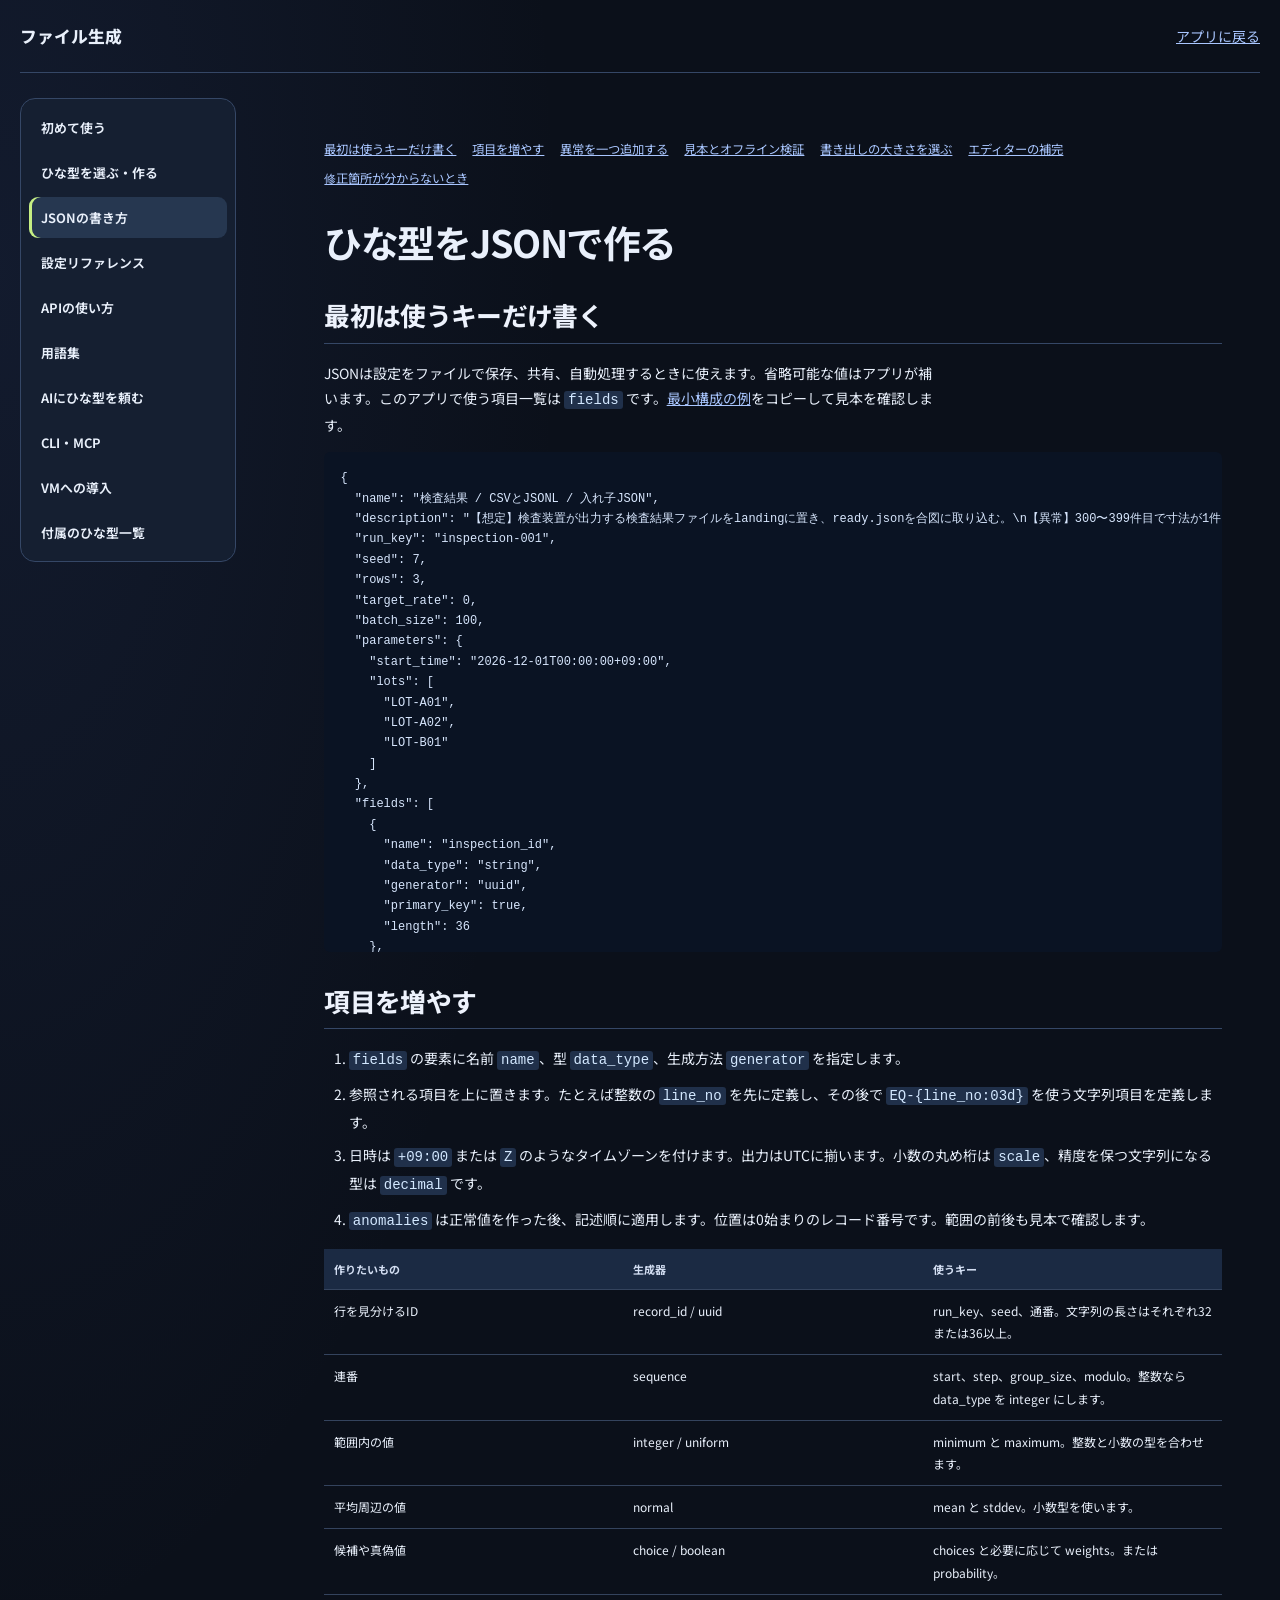
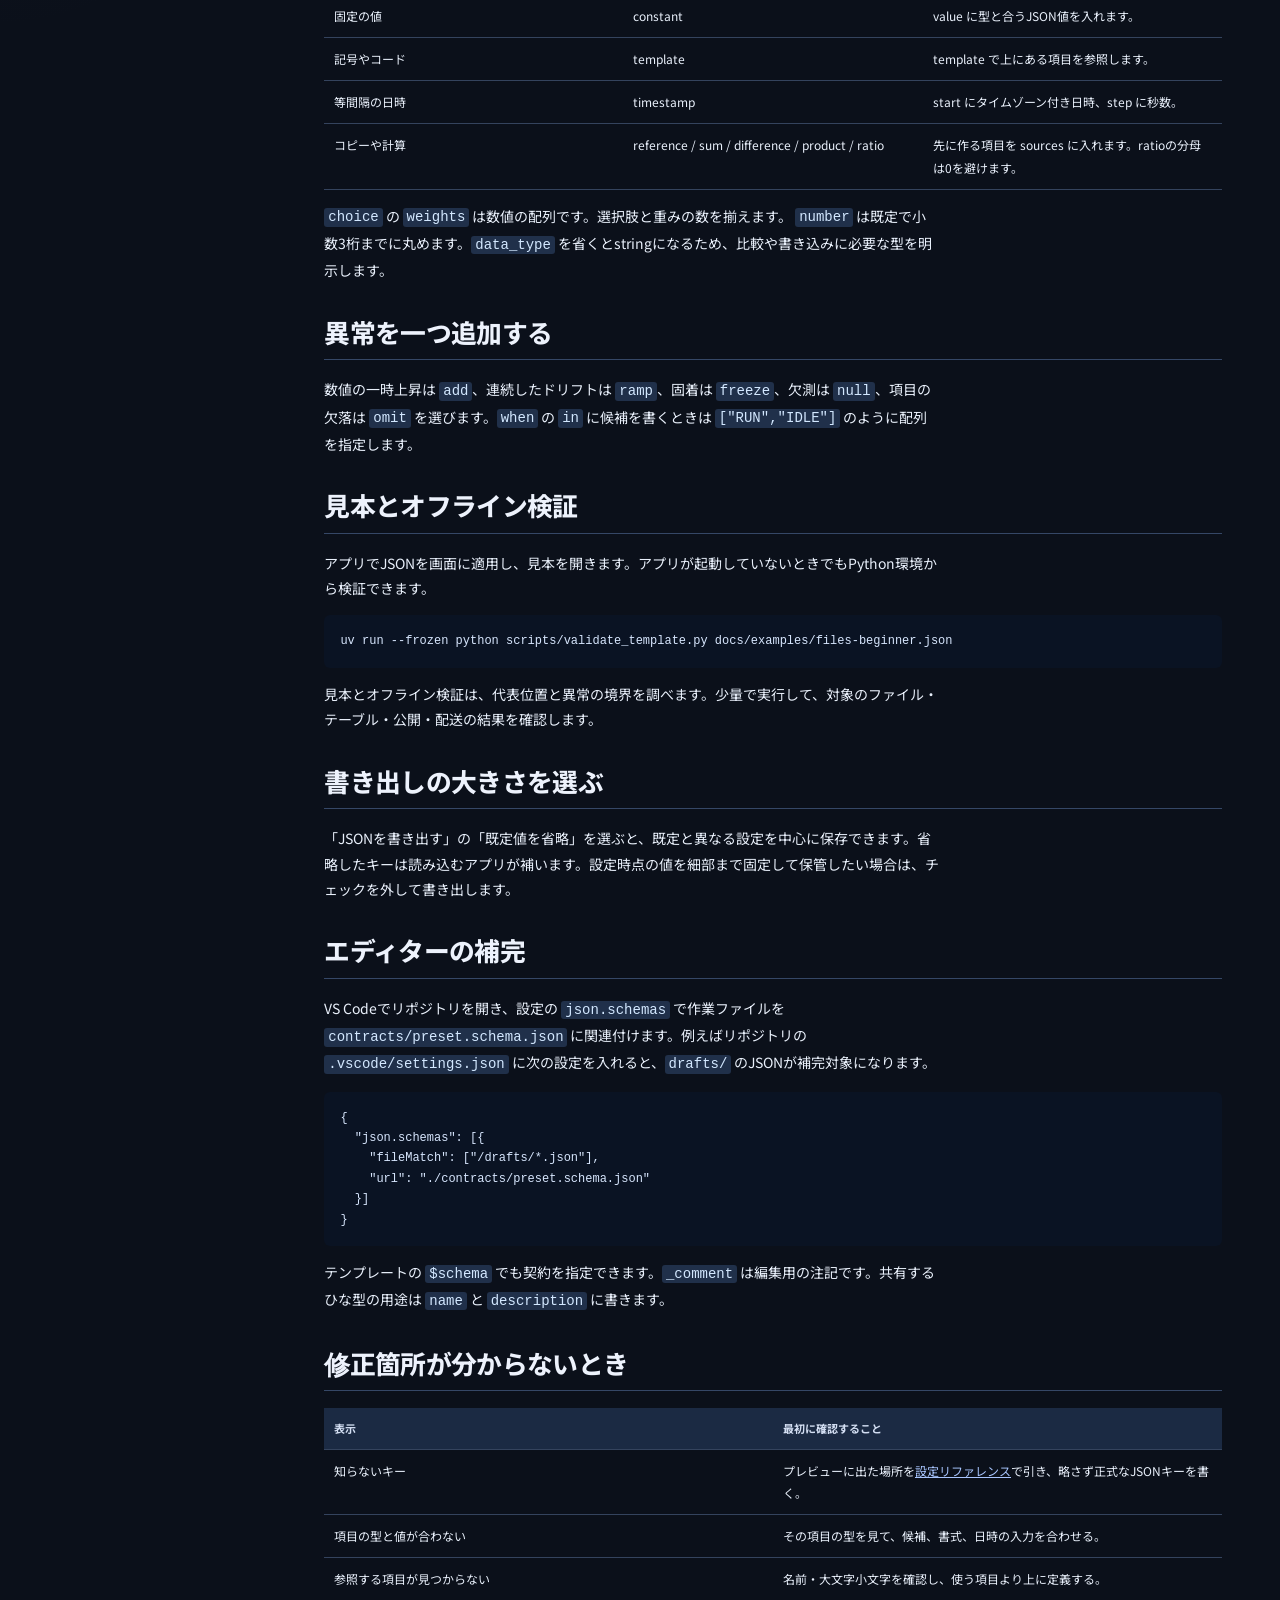
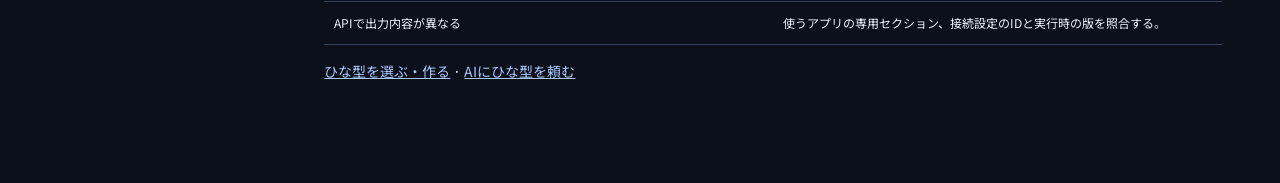
<file: docs/help-site/templates.html>
<!doctype html>
<html lang="ja">
<head>
  <meta charset="utf-8">
  <meta name="viewport" content="width=device-width, initial-scale=1">
  <title>JSONの書き方 | ファイル生成</title>
  <link rel="stylesheet" href="/static/style.css">
  <link rel="stylesheet" href="/static/help.css">
  <script src="/static/help.js" defer></script>
</head>
<body class="help-page">
  <a class="help-skip" href="#help-content">本文へ移動</a>
  <div class="help-top">
    <a class="help-home" href="/">ファイル生成</a>
    <a href="/">アプリに戻る</a>
  </div>
  <div class="help-layout">
    <nav class="help-nav" aria-label="ヘルプ"><a href="/help/index.html">初めて使う</a><a href="/help/presets.html">ひな型を選ぶ・作る</a><a href="/help/templates.html" aria-current="page">JSONの書き方</a><a href="/help/settings.html">設定リファレンス</a><a href="/help/api.html">APIの使い方</a><a href="/help/glossary.html">用語集</a><a href="/help/ai.html">AIにひな型を頼む</a><a href="/help/mcp.html">CLI・MCP</a><a href="/help/install.html">VMへの導入</a><a href="/help/catalog.html">付属のひな型一覧</a></nav>
    <main class="help-content" id="help-content">
      <nav class="help-outline" aria-label="このページ"><a href="#最初は使うキ-だけ書く">最初は使うキーだけ書く</a><a href="#項目を増やす">項目を増やす</a><a href="#異常を一つ追加する">異常を一つ追加する</a><a href="#見本とオフライン検証">見本とオフライン検証</a><a href="#書き出しの大きさを選ぶ">書き出しの大きさを選ぶ</a><a href="#エディタ-の補完">エディターの補完</a><a href="#修正箇所が分からないとき">修正箇所が分からないとき</a></nav>
      <article><h1>ひな型をJSONで作る</h1>
<h2 id="最初は使うキ-だけ書く">最初は使うキーだけ書く</h2>
<p>JSONは設定をファイルで保存、共有、自動処理するときに使えます。省略可能な値はアプリが補います。このアプリで使う項目一覧は <code>fields</code> です。<a href="/help/examples/files-beginner.json">最小構成の例</a>をコピーして見本を確認します。</p>
<pre><code class="language-json">{
  &quot;name&quot;: &quot;検査結果 / CSVとJSONL / 入れ子JSON&quot;,
  &quot;description&quot;: &quot;【想定】検査装置が出力する検査結果ファイルをlandingに置き、ready.jsonを合図に取り込む。\n【異常】300〜399件目で寸法が1件ごとに0.01mmずつ増える。&quot;,
  &quot;run_key&quot;: &quot;inspection-001&quot;,
  &quot;seed&quot;: 7,
  &quot;rows&quot;: 3,
  &quot;target_rate&quot;: 0,
  &quot;batch_size&quot;: 100,
  &quot;parameters&quot;: {
    &quot;start_time&quot;: &quot;2026-12-01T00:00:00+09:00&quot;,
    &quot;lots&quot;: [
      &quot;LOT-A01&quot;,
      &quot;LOT-A02&quot;,
      &quot;LOT-B01&quot;
    ]
  },
  &quot;fields&quot;: [
    {
      &quot;name&quot;: &quot;inspection_id&quot;,
      &quot;data_type&quot;: &quot;string&quot;,
      &quot;generator&quot;: &quot;uuid&quot;,
      &quot;primary_key&quot;: true,
      &quot;length&quot;: 36
    },
    {
      &quot;name&quot;: &quot;lot_id&quot;,
      &quot;data_type&quot;: &quot;string&quot;,
      &quot;generator&quot;: &quot;choice&quot;,
      &quot;choices&quot;: &quot;$lots&quot;,
      &quot;length&quot;: 16
    },
    {
      &quot;name&quot;: &quot;serial_no&quot;,
      &quot;data_type&quot;: &quot;integer&quot;,
      &quot;generator&quot;: &quot;sequence&quot;,
      &quot;start&quot;: 100000
    },
    {
      &quot;name&quot;: &quot;serial_code&quot;,
      &quot;data_type&quot;: &quot;string&quot;,
      &quot;generator&quot;: &quot;template&quot;,
      &quot;template&quot;: &quot;SN-{serial_no:08d}&quot;,
      &quot;length&quot;: 16
    },
    {
      &quot;name&quot;: &quot;width_mm&quot;,
      &quot;data_type&quot;: &quot;number&quot;,
      &quot;generator&quot;: &quot;normal&quot;,
      &quot;mean&quot;: 25.0,
      &quot;stddev&quot;: 0.05,
      &quot;scale&quot;: 3
    },
    {
      &quot;name&quot;: &quot;judge&quot;,
      &quot;data_type&quot;: &quot;string&quot;,
      &quot;generator&quot;: &quot;choice&quot;,
      &quot;choices&quot;: [
        &quot;OK&quot;,
        &quot;NG&quot;
      ],
      &quot;weights&quot;: [
        97,
        3
      ],
      &quot;length&quot;: 2
    },
    {
      &quot;name&quot;: &quot;inspected_at&quot;,
      &quot;data_type&quot;: &quot;datetime&quot;,
      &quot;generator&quot;: &quot;timestamp&quot;,
      &quot;start&quot;: &quot;$start_time&quot;,
      &quot;step&quot;: 2.5
    }
  ],
  &quot;anomalies&quot;: [
    {
      &quot;name&quot;: &quot;寸法ドリフト&quot;,
      &quot;field&quot;: &quot;width_mm&quot;,
      &quot;operation&quot;: &quot;ramp&quot;,
      &quot;value&quot;: 0.01,
      &quot;from_row&quot;: 300,
      &quot;to_row&quot;: 399
    }
  ],
  &quot;files&quot;: {
    &quot;formats&quot;: [
      &quot;csv&quot;,
      &quot;json&quot;
    ],
    &quot;records_per_file&quot;: 100,
    &quot;json_mode&quot;: &quot;jsonl&quot;,
    &quot;json_template&quot;: {
      &quot;id&quot;: &quot;$row.inspection_id&quot;,
      &quot;lot&quot;: &quot;$row.lot_id&quot;,
      &quot;serial&quot;: &quot;$row.serial_code&quot;,
      &quot;measure&quot;: {
        &quot;width_mm&quot;: &quot;$row.width_mm&quot;
      },
      &quot;result&quot;: &quot;$row.judge&quot;,
      &quot;at&quot;: &quot;$row.inspected_at&quot;,
      &quot;source_run&quot;: &quot;$meta.run_key&quot;
    },
    &quot;csv_encoding&quot;: &quot;utf-8&quot;
  }
}
</code></pre>
<h2 id="項目を増やす">項目を増やす</h2>
<ol>
<li><code>fields</code> の要素に名前 <code>name</code>、型 <code>data_type</code>、生成方法 <code>generator</code> を指定します。</li>
<li>参照される項目を上に置きます。たとえば整数の <code>line_no</code> を先に定義し、その後で <code>EQ-{line_no:03d}</code> を使う文字列項目を定義します。</li>
<li>日時は <code>+09:00</code> または <code>Z</code> のようなタイムゾーンを付けます。出力はUTCに揃います。小数の丸め桁は <code>scale</code>、精度を保つ文字列になる型は <code>decimal</code> です。</li>
<li><code>anomalies</code> は正常値を作った後、記述順に適用します。位置は0始まりのレコード番号です。範囲の前後も見本で確認します。</li>
</ol>
<table>
<thead>
<tr>
<th>作りたいもの</th>
<th>生成器</th>
<th>使うキー</th>
</tr>
</thead>
<tbody>
<tr>
<td>行を見分けるID</td>
<td>record_id / uuid</td>
<td>run_key、seed、通番。文字列の長さはそれぞれ32または36以上。</td>
</tr>
<tr>
<td>連番</td>
<td>sequence</td>
<td>start、step、group_size、modulo。整数なら data_type を integer にします。</td>
</tr>
<tr>
<td>範囲内の値</td>
<td>integer / uniform</td>
<td>minimum と maximum。整数と小数の型を合わせます。</td>
</tr>
<tr>
<td>平均周辺の値</td>
<td>normal</td>
<td>mean と stddev。小数型を使います。</td>
</tr>
<tr>
<td>候補や真偽値</td>
<td>choice / boolean</td>
<td>choices と必要に応じて weights。または probability。</td>
</tr>
<tr>
<td>固定の値</td>
<td>constant</td>
<td>value に型と合うJSON値を入れます。</td>
</tr>
<tr>
<td>記号やコード</td>
<td>template</td>
<td>template で上にある項目を参照します。</td>
</tr>
<tr>
<td>等間隔の日時</td>
<td>timestamp</td>
<td>start にタイムゾーン付き日時、step に秒数。</td>
</tr>
<tr>
<td>コピーや計算</td>
<td>reference / sum / difference / product / ratio</td>
<td>先に作る項目を sources に入れます。ratioの分母は0を避けます。</td>
</tr>
</tbody>
</table>
<p><code>choice</code> の <code>weights</code> は数値の配列です。選択肢と重みの数を揃えます。 <code>number</code> は既定で小数3桁までに丸めます。<code>data_type</code> を省くとstringになるため、比較や書き込みに必要な型を明示します。</p>
<h2 id="異常を一つ追加する">異常を一つ追加する</h2>
<p>数値の一時上昇は <code>add</code>、連続したドリフトは <code>ramp</code>、固着は <code>freeze</code>、欠測は <code>null</code>、項目の欠落は <code>omit</code> を選びます。<code>when</code> の <code>in</code> に候補を書くときは <code>[&quot;RUN&quot;,&quot;IDLE&quot;]</code> のように配列を指定します。</p>
<h2 id="見本とオフライン検証">見本とオフライン検証</h2>
<p>アプリでJSONを画面に適用し、見本を開きます。アプリが起動していないときでもPython環境から検証できます。</p>
<pre><code class="language-sh">uv run --frozen python scripts/validate_template.py docs/examples/files-beginner.json
</code></pre>
<p>見本とオフライン検証は、代表位置と異常の境界を調べます。少量で実行して、対象のファイル・テーブル・公開・配送の結果を確認します。</p>
<h2 id="書き出しの大きさを選ぶ">書き出しの大きさを選ぶ</h2>
<p>「JSONを書き出す」の「既定値を省略」を選ぶと、既定と異なる設定を中心に保存できます。省略したキーは読み込むアプリが補います。設定時点の値を細部まで固定して保管したい場合は、チェックを外して書き出します。</p>
<h2 id="エディタ-の補完">エディターの補完</h2>
<p>VS Codeでリポジトリを開き、設定の <code>json.schemas</code> で作業ファイルを <code>contracts/preset.schema.json</code> に関連付けます。例えばリポジトリの <code>.vscode/settings.json</code> に次の設定を入れると、<code>drafts/</code> のJSONが補完対象になります。</p>
<pre><code class="language-json">{
  &quot;json.schemas&quot;: [{
    &quot;fileMatch&quot;: [&quot;/drafts/*.json&quot;],
    &quot;url&quot;: &quot;./contracts/preset.schema.json&quot;
  }]
}
</code></pre>
<p>テンプレートの <code>$schema</code> でも契約を指定できます。<code>_comment</code> は編集用の注記です。共有するひな型の用途は <code>name</code> と <code>description</code> に書きます。</p>
<h2 id="修正箇所が分からないとき">修正箇所が分からないとき</h2>
<table>
<thead>
<tr>
<th>表示</th>
<th>最初に確認すること</th>
</tr>
</thead>
<tbody>
<tr>
<td>知らないキー</td>
<td>プレビューに出た場所を<a href="/help/settings.html">設定リファレンス</a>で引き、略さず正式なJSONキーを書く。</td>
</tr>
<tr>
<td>項目の型と値が合わない</td>
<td>その項目の型を見て、候補、書式、日時の入力を合わせる。</td>
</tr>
<tr>
<td>参照する項目が見つからない</td>
<td>名前・大文字小文字を確認し、使う項目より上に定義する。</td>
</tr>
<tr>
<td>APIで出力内容が異なる</td>
<td>使うアプリの専用セクション、接続設定のIDと実行時の版を照合する。</td>
</tr>
</tbody>
</table>
<p><a href="/help/presets.html">ひな型を選ぶ・作る</a> · <a href="/help/ai.html">AIにひな型を頼む</a></p>
</article>
    </main>
  </div>
</body>
</html>
</file>
<file: static/style.css>
@font-face {
  font-family: "Noto Sans JP";
  src: url("/static/fonts/noto-sans-jp-ui.woff2") format("woff2");
  font-style: normal;
  font-weight: 100 900;
  font-display: swap;
  unicode-range: U+0020-007E, U+00B5, U+00B7, U+00D7, U+2014, U+2026, U+2191-2193, U+3000-303F, U+3041-3096, U+3099-30FF, U+4E00, U+4E07, U+4E09-4E0B, U+4E0D-4E0E, U+4E21, U+4E26, U+4E2D, U+4E38, U+4E3B, U+4E71, U+4E86, U+4E88, U+4E8B-4E8C, U+4E92, U+4EA4, U+4EBA, U+4ECA, U+4ED5-4ED6, U+4ED8, U+4EE3, U+4EE5, U+4EEE, U+4EF6, U+4EFB, U+4F11, U+4F1D, U+4F34, U+4F3C, U+4F4D-4F4E, U+4F53, U+4F55, U+4F59, U+4F5C, U+4F7F, U+4F8B, U+4F9B, U+4F9D, U+4FA1, U+4FC2, U+4FDD, U+4FE1, U+500B, U+500D, U+5019, U+5024, U+504F, U+505C, U+5065, U+5074, U+507D, U+5099, U+50B7, U+50BE, U+50CD, U+50CF, U+5104, U+512A, U+5143, U+5148, U+5165, U+5168, U+516C, U+5171, U+5177, U+5185, U+518D, U+5199, U+51AA, U+51E6, U+51FA, U+5206-5207, U+5217, U+521D, U+5224-5225, U+5229, U+5230, U+5236, U+523B, U+5247, U+524A, U+524D, U+526F, U+5272, U+529B, U+529F-52A0, U+52A9, U+52B9, U+52D5, U+52D9, U+52DD, U+5305, U+5316, U+533A, U+533F, U+534A, U+5354, U+5358, U+5370, U+5373, U+5378, U+539F, U+53B3, U+53BB, U+53C2, U+53CA, U+53CD-53CE, U+53D6-53D7, U+53E3-53E4, U+53EF-53F0, U+53F3, U+53F7, U+5404, U+5408, U+540C-540D, U+5411, U+5426, U+542B, U+544A, U+5468, U+5473, U+547C-547D, U+548C, U+54C1, U+554F, U+5668, U+56DB, U+56DE, U+56F2-56F3, U+56FA, U+5727-5728, U+5730, U+5747, U+5766, U+578B, U+57CB, U+57DF, U+57FA, U+5831, U+5834, U+5883, U+5897, U+58CA, U+58F2, U+5909, U+5916, U+591A, U+5927, U+5931, U+5951, U+5968, U+59A5, U+59A8, U+59CB, U+59D4, U+5B50, U+5B57-5B58, U+5B88-5B89, U+5B8C, U+5B9A-5B9B, U+5B9F, U+5BA3, U+5BB3, U+5BB9, U+5BC4, U+5BC6, U+5BF8, U+5BFE-5BFF, U+5C02, U+5C0A, U+5C0E-5C0F, U+5C11, U+5C3E, U+5C4A, U+5C55, U+5C5E, U+5C64-5C65, U+5C90, U+5D29, U+5DE1, U+5DE5-5DE6, U+5DE8, U+5DEE, U+5DF1, U+5DFB, U+5E03, U+5E0C, U+5E2F-5E30, U+5E38, U+5E45, U+5E73-5E74, U+5E8F, U+5E95, U+5EA6-5EA7, U+5EAB, U+5EC3, U+5EF6, U+5F0F, U+5F15, U+5F27, U+5F35, U+5F37, U+5F53, U+5F62, U+5F71, U+5F85, U+5F8C, U+5F90, U+5F93, U+5F97, U+5FA1, U+5FA9, U+5FC3, U+5FC5, U+5FDC, U+6027, U+60C5, U+60F3, U+610F, U+614B, U+61B6, U+6210, U+623B, U+6240, U+624B, U+6271, U+627F-6280, U+6291, U+6295, U+6298, U+629E, U+62BC-62BD, U+62C5, U+62D2, U+62E0-62E1, U+62EC, U+6301, U+6307, U+6319, U+632F, U+633F, U+6357, U+6368, U+6392, U+639B, U+63A1-63A2, U+63A5, U+63A8, U+63C3, U+63CF-63D0, U+63DB, U+63E1, U+63F4, U+640D, U+643A, U+6442, U+64CD, U+64EC, U+652F, U+6539, U+653E, U+6557, U+6563, U+6570, U+6574, U+6587, U+659C, U+65AD, U+65B0, U+65B9, U+65BD, U+65E2, U+65E5, U+65E7, U+6607, U+660E, U+6620, U+6642, U+666F, U+6697, U+66F4, U+66F8, U+66FF-6700, U+6709, U+671B, U+671F, U+672A-672C, U+675F, U+6761, U+6765, U+6790, U+679A, U+679C, U+67A0, U+67B6, U+67FB, U+6821, U+683C, U+6841, U+6848, U+68B1, U+68DA, U+691C, U+696D, U+69CB, U+69D8, U+6A19, U+6A21, U+6A29-6A2A, U+6A5F, U+6B04, U+6B20-6B21, U+6B62-6B63, U+6B69, U+6B74, U+6B8A-6B8B, U+6BB5, U+6BCD-6BCE, U+6BD4, U+6C0F, U+6C17, U+6C38, U+6C42, U+6C4E, U+6C7A, U+6CBF, U+6CC1, U+6CD5, U+6CE2, U+6CE8, U+6D3E, U+6D41, U+6D6E, U+6D88, U+6DF1, U+6DF7, U+6DFB, U+6E08-6E09, U+6E21, U+6E29, U+6E2C, U+6E80, U+6E90, U+6E96, U+6EDE, U+6F0F, U+6F14, U+70B9, U+7121, U+7167, U+71B1, U+7247-7248, U+7269, U+7279, U+72B6, U+72EC, U+7336, U+7387, U+73FE, U+7406, U+74B0, U+751F, U+7523, U+7528, U+7531, U+753B, U+754C, U+7559, U+7565, U+756A, U+7570, U+758E, U+7591, U+767A-767B, U+767D, U+7684, U+76BF, U+76E3-76E4, U+76EE, U+76F4, U+76F8, U+76FE, U+7701, U+771F, U+7740, U+77AC, U+77DB, U+77E5, U+77ED, U+7834, U+78BA, U+793A, U+7968, U+7981, U+79D2, U+79D8, U+79F0, U+79FB, U+7A0B, U+7A0E, U+7A2E, U+7A3C, U+7A4D, U+7A7A, U+7A81, U+7A93, U+7ACB, U+7AEF, U+7AF6, U+7B26, U+7B2C, U+7B49, U+7B54, U+7B87, U+7B97, U+7BA1, U+7BC0, U+7BC4, U+7BC9, U+7C21, U+7C8B, U+7C92, U+7CBE, U+7CFB, U+7D04, U+7D0B, U+7D0D, U+7D14, U+7D20, U+7D22, U+7D2F-7D30, U+7D42, U+7D44, U+7D4C, U+7D50, U+7D5E, U+7D61, U+7D71, U+7D76, U+7D99-7D9A, U+7DAD, U+7DCF, U+7DD2, U+7DDA, U+7DE8-7DE9, U+7E1B, U+7E26, U+7E2E, U+7E3E, U+7E70, U+7F6E, U+7F72, U+7FA4, U+7FA9, U+8005, U+80A2, U+80CC, U+80FD, U+8108, U+81EA, U+81F4, U+822C, U+826F, U+8272, U+82F1, U+8377, U+843D, U+884C, U+8853, U+885D, U+8868, U+88C5, U+88D5, U+88DC, U+88FD, U+8907, U+8981, U+898B, U+898F, U+8996, U+89A7, U+89AA, U+89B3, U+89E3, U+89E6, U+8A00, U+8A08, U+8A18, U+8A2D, U+8A31, U+8A33, U+8A3C, U+8A55, U+8A66, U+8A70, U+8A72-8A73, U+8A8D, U+8A9E, U+8AA4, U+8AAC-8AAD, U+8ABF, U+8ACB, U+8AD6, U+8B58, U+8B66, U+8B72, U+8B77, U+8C61, U+8CA0, U+8CA8, U+8CB8, U+8CBC, U+8CC7, U+8CEA, U+8CFC, U+8D64, U+8D70, U+8D77, U+8D85, U+8D8A, U+8DB3, U+8DE1, U+8DEF, U+8EE2, U+8EF8, U+8EFD, U+8F03, U+8F09, U+8F9E, U+8FBA, U+8FBC, U+8FBF, U+8FC2, U+8FD1, U+8FD4, U+8FF0, U+8FFD, U+9001, U+9006, U+9010, U+9014, U+901A, U+901F-9020, U+9023, U+9032, U+9045, U+904E, U+9054-9055, U+9069, U+9077-9078, U+907F, U+90E8, U+914D, U+91C8, U+91CD, U+91CF, U+91D1, U+91DD, U+9332, U+9375, U+9396, U+9577, U+9580, U+9589, U+958B, U+9593, U+95A2, U+95B2, U+95BE, U+9632, U+964D, U+9650, U+9664-9665, U+968E, U+9694, U+969B-969C, U+96A0, U+96A3, U+96C6, U+96E2, U+9732, U+9752, U+9759, U+975E, U+9762, U+97FF, U+9805-9806, U+9808, U+9818, U+982D, U+983B-983C, U+984D, U+985E, U+98DB, U+98DF, U+9A13, U+9AA8, U+9AD8, U+9ED9, U+FF01-FF9F, U+FFA1-FFBE, U+FFC2-FFC7, U+FFCA-FFCF, U+FFD2-FFD7, U+FFDA-FFDC, U+FFE0-FFE6, U+FFE8-FFEE;
}
:root {
  color-scheme: dark;
  --bg: #10171d;
  --panel: #17232c;
  --panel2: #1d2c36;
  --line: #30434f;
  --ink: #e8f0f2;
  --muted: #9dafbb;
  --accent: #72dec7;
  --warn: #f7c783;
  font-family: "Noto Sans JP", "Hiragino Sans", "Yu Gothic", "Meiryo", "Noto Sans CJK JP", sans-serif;
  font-size: 14px;
}
* {
  box-sizing: border-box;
}
body {
  margin: 0;
  background: var(--bg);
  color: var(--ink);
}
header {
  padding: 30px 4vw 26px;
  border-bottom: 1px solid var(--line);
  display: flex;
  justify-content: space-between;
  align-items: center;
  background: radial-gradient(ellipse at 85% 0, #20473e88, transparent 60%);
}
h1 {
  font-size: 28px;
  letter-spacing: -0.04em;
  margin: 8px 0;
}
h2 {
  font-size: 23px;
  margin: 6px 0;
}
h3 {
  font-size: 17px;
  margin: 0 0 14px;
}
p {
  line-height: 1.8;
}
.eyebrow {
  font-size: 10px;
  letter-spacing: 0.16em;
  color: var(--accent);
  font-weight: 700;
}
.version {
  margin-left: 12px;
  color: var(--muted);
}
header p {
  margin: 0;
  color: var(--muted);
}
.layout {
  display: grid;
  grid-template-columns: 222px minmax(0, 1fr);
  max-width: 1500px;
  margin: auto;
}
aside {
  padding: 30px 18px;
  border-right: 1px solid var(--line);
}
nav {
  display: grid;
  gap: 8px;
}
.nav {
  display: flex;
  gap: 12px;
  padding: 14px;
  text-align: left;
  border: 1px solid transparent;
  background: none;
  color: var(--muted);
  font-size: 11px;
}
.nav span {
  font-size: 13px;
}
.nav.active {
  background: var(--panel2);
  border-color: var(--line);
  color: var(--accent);
}
.aside-note {
  border-top: 1px solid var(--line);
  margin-top: 30px;
  padding: 24px 10px;
  color: var(--muted);
  font-size: 12px;
}
#contextHelp {
  color: var(--ink);
  border-left: 2px solid var(--accent);
  padding-left: 12px;
  overflow-wrap: anywhere;
}
main {
  padding: 30px clamp(16px, 3vw, 42px);
  min-width: 0;
}
.section-head {
  display: flex;
  justify-content: space-between;
  align-items: center;
  gap: 16px;
  margin-bottom: 20px;
}
.card {
  padding: 22px;
  background: var(--panel);
  border: 1px solid var(--line);
  border-radius: 12px;
  margin-bottom: 18px;
}
.grid {
  display: grid;
  grid-template-columns: repeat(auto-fit, minmax(min(230px, 100%), 1fr));
  gap: 18px;
}
.control {
  min-width: 0;
}
label,
.field-label {
  display: block;
  font-size: 12px;
  font-weight: 500;
  color: #c7d6dc;
}
input,
select,
textarea {
  width: 100%;
  border: 1px solid var(--line);
  border-radius: 6px;
  background: #0e1a23;
  color: var(--ink);
  padding: 11px;
  margin-top: 8px;
  font: inherit;
  font-size: 13px;
  min-width: 0;
}
input[type="checkbox"] {
  width: 18px;
  height: 18px;
  margin: 0 8px 0 0;
  accent-color: var(--accent);
  vertical-align: middle;
}
input[type="file"] {
  padding: 8px;
}
textarea {
  resize: vertical;
  line-height: 1.6;
  font-family: ui-monospace, SFMono-Regular, Consolas, "Noto Sans JP", "Yu Gothic", "Noto Sans CJK JP", monospace;
}
input:focus,
select:focus,
textarea:focus,
button:focus-visible,
.help:focus {
  outline: 2px solid var(--accent);
  outline-offset: 2px;
}
input:invalid,
textarea:invalid {
  border-color: #da826c;
}
button {
  cursor: pointer;
  background: var(--panel2);
  border: 1px solid var(--line);
  border-radius: 7px;
  color: var(--ink);
  padding: 10px 14px;
  font: inherit;
  font-size: 12px;
  white-space: normal;
}
button:hover {
  border-color: var(--accent);
  color: var(--accent);
}
button:disabled {
  opacity: 0.45;
  cursor: wait;
}
.primary {
  background: var(--accent);
  color: #0f2923;
  font-weight: 700;
  border-color: var(--accent);
  padding: 12px 22px;
}
.primary:hover {
  background: #a6f4e3;
  color: #0f2923;
}
.secondary {
  border-color: var(--accent);
  color: var(--accent);
}
.ghost {
  background: transparent;
  color: var(--muted);
}
.danger {
  color: #ffa58e;
}
.toolbar,
.actionbar {
  display: flex;
  align-items: end;
  gap: 12px;
  flex-wrap: wrap;
}
.actionbar {
  margin: 20px 0;
  align-items: center;
}
.toolbar .compact {
  min-width: 220px;
  flex: 1;
}
.toolbar select {
  margin-top: 5px;
}
.toolbar label {
  flex: 1;
  min-width: 150px;
}
.muted {
  color: var(--muted);
  font-size: 12px;
  line-height: 1.7;
}
.intro {
  color: var(--muted);
  margin-top: -8px;
}
.badge {
  display: inline-block;
  background: #264338;
  color: var(--accent);
  border: 1px solid #3c6353;
  border-radius: 24px;
  font-size: 10px;
  padding: 5px 10px;
  white-space: nowrap;
}
.tab {
  display: none;
}
.tab.active {
  display: block;
}
.help {
  display: inline-flex;
  align-items: center;
  justify-content: center;
  border: 1px solid #5c7482;
  color: var(--muted);
  width: 16px;
  height: 16px;
  border-radius: 50%;
  font-size: 10px;
  margin-left: 6px;
  cursor: help;
}
.hint {
  position: relative;
}
.hint:hover > .field-label,
.hint:hover > label {
  color: var(--accent);
}
#tooltip {
  position: fixed;
  z-index: 1000;
  background: #e0f2ec;
  color: #17362d;
  border: 1px solid var(--accent);
  padding: 15px 17px;
  border-radius: 9px;
  box-shadow: 0 8px 40px #0008;
  max-width: min(390px, calc(100vw - 24px));
  font-size: 12px;
  line-height: 1.8;
  white-space: pre-wrap;
  overflow-wrap: anywhere;
  pointer-events: none;
}
details > summary {
  cursor: pointer;
  color: #d6e5e9;
  font-weight: 600;
  font-size: 13px;
  line-height: 1.8;
}
details[open] > summary {
  margin-bottom: 20px;
}
.subsection {
  grid-column: 1/-1;
  border-top: 1px solid var(--line);
  padding-top: 18px;
}
.field-card {
  border: 1px solid var(--line);
  border-radius: 8px;
  padding: 16px;
  margin-bottom: 12px;
  background: #121e27;
}
.field-head {
  display: grid;
  grid-template-columns: 1.2fr 1fr 1.25fr auto;
  gap: 12px;
  align-items: end;
  margin-bottom: 14px;
}
.field-actions {
  display: flex;
  gap: 5px;
  padding-bottom: 2px;
}
.field-actions button {
  padding: 9px;
}
.field-list {
  margin-top: 18px;
}
.json-hint {
  font-size: 10px;
  color: var(--muted);
  margin-top: 5px;
}
.checklabel {
  display: flex;
  align-items: center;
  margin: 12px 0;
  font-size: 12px;
}
.profile-list {
  display: grid;
  grid-template-columns: repeat(auto-fill, minmax(220px, 1fr));
  gap: 12px;
  margin-bottom: 20px;
}
.profile {
  padding: 15px;
  display: flex;
  flex-direction: column;
  gap: 10px;
  text-align: left;
}
.profile.active {
  border-color: var(--accent);
  background: #203930;
}
pre {
  font-size: 12px;
  line-height: 1.7;
  white-space: pre-wrap;
  overflow-wrap: anywhere;
  max-height: 500px;
  overflow: auto;
  background: #0c161e;
  border-radius: 6px;
  padding: 16px;
}
.code {
  font-size: 12px;
  tab-size: 2;
}
.table-scroll {
  overflow: auto;
  max-height: 350px;
}
table {
  border-collapse: collapse;
  width: 100%;
  font-size: 12px;
}
th,
td {
  text-align: left;
  padding: 10px;
  border-bottom: 1px solid var(--line);
  white-space: nowrap;
  max-width: 360px;
  overflow: hidden;
  text-overflow: ellipsis;
}
th {
  color: var(--accent);
  font-size: 11px;
}
#notice:not(:empty) {
  border: 1px solid #527167;
  background: #1c352c;
  color: #b5f6dc;
  border-radius: 8px;
  padding: 14px;
  margin-bottom: 20px;
  white-space: pre-wrap;
  overflow-wrap: anywhere;
}
#notice.error {
  border-color: #a36b56;
  background: #39291f;
  color: #ffbf9f;
}
.job-progress {
  height: 6px;
  background: #0b171d;
  border-radius: 6px;
  overflow: hidden;
  margin: 14px 0;
}
.job-progress > div {
  height: 100%;
  background: var(--accent);
}
.stats {
  display: flex;
  gap: 30px;
  flex-wrap: wrap;
}
.stats b {
  display: block;
  font-size: 24px;
  color: var(--accent);
  margin-top: 5px;
}
.note {
  color: var(--muted);
  font-size: 12px;
  line-height: 1.8;
}
footer {
  border-top: 1px solid var(--line);
  padding: 18px 4vw;
  color: var(--muted);
  font-size: 11px;
}
#secretState {
  overflow-wrap: anywhere;
}
[hidden] {
  display: none !important;
}
@media (min-width: 1100px) {
  .grid {
    grid-template-columns: repeat(3, minmax(0, 1fr));
  }
}
@media (max-width: 760px) {
  header {
    padding: 20px;
  }
  h1 {
    font-size: 23px;
  }
  .layout {
    display: block;
  }
  aside {
    padding: 12px 16px;
    border-right: 0;
    border-bottom: 1px solid var(--line);
  }
  nav {
    display: flex;
    overflow-x: auto;
  }
  .nav {
    padding: 10px;
    flex-shrink: 0;
  }
  .nav span {
    font-size: 11px;
  }
  .aside-note {
    display: none;
  }
  main {
    padding: 22px 16px;
  }
  .section-head {
    align-items: start;
  }
  .section-head > .muted {
    display: none;
  }
  .card {
    padding: 16px;
  }
  .field-head {
    grid-template-columns: 1fr 1fr;
  }
  .field-head > .control:first-child {
    grid-column: 1/-1;
  }
  .field-actions {
    grid-column: 1/-1;
  }
  .toolbar {
    align-items: center;
  }
  .toolbar .compact {
    min-width: 150px;
  }
  .actionbar .muted {
    width: 100%;
  }
}

#presetDetails {
  white-space: pre-wrap;
  border-left: 2px solid var(--accent);
  padding: 10px 18px;
  line-height: 1.9;
  background: var(--panel);
  border-radius: 6px;
}

/* 初回の出力と複数形式の選択を、狭い画面でも見失わない。 */
.quickstart {
  display: flex;
  flex-wrap: wrap;
  align-items: center;
  justify-content: space-between;
  gap: 1rem;
}
.quickstart p { margin-bottom: 0; }
.format-option {
  display: flex;
  flex-direction: row;
  align-items: center;
  gap: .5rem;
}
.format-option input { width: auto; }
#runEditor details details { margin-top: .75rem; }
#previewPanel { margin-top: 1rem; }


/* 形式ごとのチェックと単独選択を隣り合わせに置く。 */
.format-choices { grid-template-columns: repeat(auto-fit, minmax(10rem, 1fr)); }
.format-card {
  display: flex;
  flex-direction: column;
  gap: .5rem;
  padding: .75rem;
  border: 1px solid var(--line);
  border-radius: .5rem;
}
.format-preview { margin-top: .75rem; }
.format-preview h5 { margin-bottom: .25rem; }

.advanced-stack.grid {
  display: block;
}
.advanced-stack > .card {
  margin-bottom: 10px;
}
.advanced-stack > .card:last-child {
  margin-bottom: 0;
}

@media (max-width: 520px) {
  nav {
    display: grid;
    grid-template-columns: repeat(2, minmax(0, 1fr));
  }
  .nav {
    min-width: 0;
    white-space: normal;
  }
}

header {
  gap: 16px;
}
header > div {
  min-width: 0;
}
header > .badge {
  flex-shrink: 0;
}
.nav {
  min-height: 44px;
  font-size: 13px;
  align-items: center;
}
#generate button,
#generate summary {
  min-height: 40px;
}
#generate summary {
  padding-block: 8px;
  line-height: 1.6;
}
#generate summary:focus-visible,
#generate .table-scroll:focus-visible {
  outline: 2px solid var(--accent);
  outline-offset: 3px;
}
.preview-step {
  border-color: #49766e;
  background: linear-gradient(120deg, #1a2e33, var(--panel) 60%);
}
.preview-step h3 {
  margin-bottom: 6px;
}
.preview-step .muted {
  margin-top: 0;
}
.run-step .actionbar {
  margin: 12px 0;
}
@media (max-width: 520px) {
  header {
    flex-direction: column;
    align-items: flex-start;
    gap: 10px;
  }
  #generate .toolbar > label {
    flex-basis: 100%;
  }
}

.file-basics {
  display: grid;
  grid-template-columns: repeat(auto-fit, minmax(min(100%, 18rem), 1fr));
  gap: 16px;
  margin-bottom: 18px;
}
.file-basics > .card {
  margin-bottom: 0;
}
.file-basics .grid {
  grid-template-columns: minmax(0, 1fr);
}

.preset-scenario {
  margin: 12px 0;
  padding: 10px 12px;
  border-left: 2px solid var(--accent);
  border-radius: 4px;
  background: var(--panel2);
  overflow-wrap: anywhere;
}
.preset-scenario p {
  margin: 4px 0 0;
  white-space: pre-wrap;
}

#presetMetadata {
  margin-bottom: 18px;
}
#presetMetadata > label,
#presetMetadata > button {
  margin-top: 12px;
}

.preset-metadata-fields {
  display: grid;
  grid-template-columns: repeat(auto-fit, minmax(min(250px, 100%), 1fr));
  gap: 12px 18px;
}

/* ひな型カタログとプレビュー比較 */
#comparison[hidden],
#comparison [hidden] {
  display: none;
}
.comparison-controls,
.comparison-actions,
.comparison-selection {
  display: flex;
  flex-wrap: wrap;
  align-items: center;
  gap: 8px 12px;
}
.comparison-search {
  flex: 1 1 230px;
  min-width: 0;
}
.comparison-check {
  display: inline-flex;
  align-items: center;
  gap: 8px;
}
.comparison-check input,
.comparison-catalog input {
  width: auto;
  min-width: 1rem;
  flex: 0 0 auto;
  accent-color: #76dacc;
}
.comparison-catalog,
.comparison-selection {
  list-style: none;
  margin: 8px 0 14px;
  padding: 0;
}
.comparison-catalog {
  max-height: 23rem;
  overflow: auto;
  scrollbar-gutter: stable;
}
.comparison-catalog > li {
  display: flex;
  flex-wrap: wrap;
  align-items: flex-start;
  gap: 8px 12px;
  border-top: 1px solid var(--line, #37525f);
  padding: 10px 2px;
  overflow-wrap: anywhere;
}
.comparison-catalog label {
  flex: 1 1 230px;
  display: flex;
  align-items: flex-start;
  gap: 8px;
  min-width: 0;
}
.comparison-catalog label > span {
  min-width: 0;
}
.comparison-catalog small,
.comparison-table small,
.comparison-scenario {
  display: block;
  color: var(--muted, #a9bcc7);
}
.comparison-scenario {
  margin-top: 4px;
}
.comparison-catalog button,
.comparison-actions button {
  max-width: 100%;
  white-space: normal;
}
.comparison-catalog button[aria-pressed="true"],
.comparison-selection li {
  border: 1px solid #66b4ac;
  border-radius: 8px;
  background: rgba(59, 178, 160, 0.15);
}
.comparison-selection li {
  padding: 4px 8px;
  overflow-wrap: anywhere;
  min-width: 0;
  max-width: 100%;
}
.comparison-table {
  overflow: auto;
  margin-top: 14px;
}
.comparison-table table {
  min-width: 480px;
}
.comparison-table th {
  min-width: 128px;
  overflow-wrap: anywhere;
}
.comparison-table .comparison-changed {
  background: rgba(59, 178, 160, 0.14);
}

/* 画面全体で使う余白・階層・操作状態 */
:root {
  --bg: #0b101a;
  --panel: #141d2d;
  --panel2: #1c2940;
  --line: #34435d;
  --ink: #edf2fc;
  --muted: #aebed5;
  --accent: #c4ef86;
  --warn: #ffd28b;
  --input: #0b1425;
  --focus: #c4ef86;
  --edge: rgba(168, 192, 239, .16);
  font-size: 14px;
  font-kerning: normal;
}
body {
  min-height: 100vh;
  background:
    radial-gradient(ellipse at 0% 8%, rgba(58, 83, 149, .16), transparent 40rem),
    var(--bg);
}
header {
  isolation: isolate;
  position: relative;
  min-height: 156px;
  padding: 28px max(4vw, calc((100vw - 1390px) / 2)) 30px;
  gap: 18px;
  background:
    radial-gradient(ellipse at 90% -45%, rgba(115, 150, 255, .35), transparent 62%),
    linear-gradient(112deg, #131e31, #11172a 63%, #1b2942);
  border-bottom-color: #455b7d;
}
header::before {
  content: "";
  position: absolute;
  z-index: -1;
  inset: 0 0 0 42%;
  background-image:
    linear-gradient(rgba(164, 191, 247, .09) 1px, transparent 1px),
    linear-gradient(90deg, rgba(164, 191, 247, .09) 1px, transparent 1px);
  background-size: 28px 28px;
  mask-image: linear-gradient(90deg, transparent, black);
  pointer-events: none;
}
header > div {
  min-width: 0;
}
header h1 {
  font-size: clamp(25px, 1.8vw + .8rem, 40px);
  line-height: 1.18;
  letter-spacing: -.025em;
  font-weight: 780;
  margin: 4px 0 12px;
  overflow-wrap: anywhere;
}
header p {
  max-width: 75ch;
  line-height: 1.65;
  font-size: 13px;
}
header > .badge {
  display: inline-flex;
  align-items: center;
  gap: 8px;
  padding: 7px 12px;
  border-radius: 99px;
  background: #0e192a;
  border-color: #486681;
  font-variant-numeric: tabular-nums;
}
header > .badge::before {
  content: "";
  width: 7px;
  height: 7px;
  border-radius: 50%;
  background: currentColor;
  flex: 0 0 auto;
}
.layout {
  max-width: 1460px;
  padding: 30px clamp(16px, 3.6vw, 44px) 68px;
  gap: clamp(18px, 2.8vw, 40px);
  grid-template-columns: 214px minmax(0, 1fr);
}
.layout > aside,
.layout > main {
  padding: 0;
  border-right: 0;
  min-width: 0;
}
.layout > aside > nav {
  gap: 4px;
  padding: 7px;
  min-width: 0;
  background: #101827;
  border: 1px solid var(--edge);
  border-radius: 16px;
  box-shadow: 0 8px 24px rgb(0 0 0 / .15);
}
nav .nav {
  position: relative;
  display: flex;
  justify-content: flex-start;
  align-items: center;
  min-height: 43px;
  min-width: 0;
  padding: 10px 12px;
  gap: 6px;
  border-radius: 10px;
  border-color: transparent;
  background: transparent;
  font-size: 13px;
  font-weight: 600;
  white-space: normal;
  overflow-wrap: anywhere;
}
nav .nav:hover {
  background: #1a2840;
}
nav .nav.active {
  background: linear-gradient(100deg, #2a3b55, #1e2b43);
  border-color: #4c6384;
  color: #eef4ff;
  padding-left: 18px;
}
nav .nav.active::before {
  content: "";
  position: absolute;
  left: 7px;
  width: 3px;
  height: 15px;
  border-radius: 3px;
  background: var(--accent);
}
.aside-note {
  margin-top: 18px;
  padding: 14px;
  border: 1px solid var(--edge);
  border-radius: 14px;
  color: var(--muted);
  background: #101827;
}
#contextHelp {
  margin-top: 14px;
  color: var(--muted);
  border-color: #7895d4;
}
main h2 {
  color: var(--ink);
  font-size: clamp(22px, 1.25vw + .7rem, 31px);
  line-height: 1.28;
  margin: 0 0 17px;
  letter-spacing: -.026em;
  font-weight: 760;
  overflow-wrap: anywhere;
}
main h3 {
  font-size: 16px;
  line-height: 1.4;
  font-weight: 720;
  letter-spacing: -.01em;
}
.card {
  padding: clamp(15px, 2.1vw, 25px);
  border: 1px solid var(--edge);
  border-radius: 16px;
  background: linear-gradient(155deg, #19263c, var(--panel) 60%);
  box-shadow: 0 10px 30px rgb(0 0 0 / .12);
}
label,
.field-label {
  color: #d7e2f4;
  font-size: 13px;
  line-height: 1.5;
  font-weight: 570;
}
input,
select,
textarea {
  border-color: #405370;
  border-radius: 9px;
  background-color: var(--input);
  color: var(--ink);
}
input:focus-visible,
select:focus-visible,
textarea:focus-visible,
summary:focus-visible,
button:focus-visible,
[tabindex="0"]:focus-visible {
  outline: 2px solid var(--focus);
  outline-offset: 3px;
}
button {
  border-radius: 9px;
  min-height: 40px;
  border-color: #485c7d;
  background-color: #1f2e47;
  color: #e4ecfc;
  font-weight: 620;
}
button:hover:not(:disabled) {
  border-color: #aac2e8;
}
button.primary {
  border-color: var(--accent);
  background: var(--accent);
  color: #182411;
  font-weight: 750;
}
button.primary:hover:not(:disabled) {
  border-color: #e8ffc7;
  background: #d9fbad;
  color: #111b0c;
}
button:disabled {
  opacity: .58;
}
.card .badge {
  background: #1c2b43;
  border-color: #465d81;
}
.preset-scenario {
  border-left: 3px solid #91aaff;
  background: #1d2c46;
}
.preview-step {
  background: linear-gradient(140deg, #253753, #152135 72%);
}
summary {
  color: #e4ecfc;
  overflow-wrap: anywhere;
}
.table-scroll,
.comparison-table {
  border: 1px solid var(--edge);
  border-radius: 10px;
}
th {
  color: #d3def2;
  background: #1b2a43;
}
pre,
.code {
  background: #0a1323;
  border-color: #344662;
  color: #d7e6fd;
  font-variant-numeric: tabular-nums;
}
.comparison-table .comparison-changed {
  background: rgba(163, 215, 109, .12);
}
.comparison-catalog button[aria-pressed="true"],
.comparison-selection li {
  border-color: #89ac65;
  background: rgba(171, 222, 120, .13);
}
@media (max-width: 760px) {
  header {
    min-height: 0;
    padding: 22px 4vw;
  }
  .layout {
    display: grid;
    grid-template-columns: minmax(0, 1fr);
    padding-top: 16px;
    gap: 20px;
  }
  .layout > aside > nav {
    display: grid;
    grid-template-columns: repeat(3, minmax(0, 1fr));
  }
  .layout > aside > nav > .nav {
    justify-content: flex-start;
    font-size: 12px;
  }
  .layout > aside > .aside-note {
    display: none;
  }
}
@media (max-width: 480px) {
  header {
    align-items: flex-start;
  }
  header p {
    font-size: 12px;
  }
  .layout > aside > nav {
    grid-template-columns: repeat(2, minmax(0, 1fr));
  }
}

@media (max-width: 980px) {
  .layout {
    grid-template-columns: minmax(0, 1fr);
    padding-top: 16px;
    gap: 20px;
  }
  .layout > aside > nav {
    display: grid;
    grid-template-columns: repeat(auto-fit, minmax(min(150px, 100%), 1fr));
  }
  .layout > aside > .aside-note {
    display: none;
  }
}
@media (max-width: 520px) {
  .section-head {
    flex-wrap: wrap;
    align-items: flex-start;
    gap: 10px 14px;
  }
  .section-head button {
    flex: 0 0 auto;
    max-width: 100%;
  }
  .layout > aside > nav {
    grid-template-columns: repeat(2, minmax(0, 1fr));
  }
  .layout > aside > nav > .nav {
    padding-inline: 8px;
    word-break: auto-phrase;
  }
  .layout > aside > nav > .nav.active {
    padding-left: 12px;
  }
  .layout > aside > nav > .nav.active::before {
    left: 4px;
  }
}
select {
  text-overflow: ellipsis;
}

@media (max-width: 980px) {
  .field-head {
    grid-template-columns: repeat(2, minmax(0, 1fr));
  }
  .field-head > :first-child,
  .field-head > .field-actions {
    grid-column: 1 / -1;
  }
  .field-head > .field-actions {
    flex-wrap: wrap;
  }
}
</file>
<file: static/help.css>
.help-page {
  min-width: 0;
  margin: 0;
  color: #e9f0fb;
}
.help-top, .help-layout {
  width: min(1280px, 100% - 40px);
  margin-inline: auto;
}
.help-top {
  display: flex;
  flex-wrap: wrap;
  align-items: center;
  justify-content: space-between;
  gap: 12px 24px;
  padding-block: 24px;
  border-bottom: 1px solid #354766;
}
.help-page a { color: #a9c6ff; overflow-wrap: anywhere; }
.help-top .help-home { color: #e9f0fb; font-weight: 800; font-size: 1.2rem; text-decoration: none; }
.help-layout {
  display: grid;
  grid-template-columns: 216px minmax(0, 1fr);
  align-items: start;
  gap: clamp(20px, 4vw, 50px);
  padding-block: 25px 70px;
}
.help-page .help-nav {
  display: flex;
  flex-direction: column;
  padding: 8px;
  gap: 4px;
  border: 1px solid #354766;
  border-radius: 15px;
  background: #151f31;
}
.help-nav a {
  display: block;
  padding: 11px 12px;
  border-radius: 9px;
  text-decoration: none;
  color: #e9f0fb;
  font-weight: 650;
  font-size: .92rem;
}
.help-nav a[aria-current] { background: #263750; box-shadow: inset 3px 0 #c6ef83; }
.help-nav a:hover { background: #263750; }
.help-content { min-width: 0; max-width: 100%; line-height: 1.85; }
.help-content h1 { font-size: clamp(1.65rem, 4vw, 2.7rem); line-height: 1.35; overflow-wrap: anywhere; }
.help-content h2 { margin-top: 2.25rem; border-bottom: 1px solid #354766; padding-bottom: .45em; }
.help-content h3 { margin-top: 1.5rem; }
.help-content :is(h2, h3) { scroll-margin-top: 1rem; }
.help-content p { max-width: 77ch; }
.help-content li + li { margin-top: .55em; }
.help-content :is(ul, ol) { padding-inline-start: 1.75em; }
.help-content img { display: block; max-width: 100%; height: auto; border: 1px solid #354766; border-radius: 12px; }
.help-content table { width: 100%; table-layout: fixed; }
.help-content th, .help-content td { white-space: normal; overflow-wrap: anywhere; vertical-align: top; }
.help-content pre { white-space: pre; overflow: auto; max-width: 100%; }
.help-content :not(pre) > code { color: #d3e8ff; background: #20304a; padding: .09em .28em; border-radius: 3px; overflow-wrap: anywhere; }
.help-content .help-outline { display: flex; flex-wrap: wrap; gap: 6px 16px; padding: 10px 0 18px; font-size: .88rem; }
.help-search { padding: 12px 16px; border: 1px solid #354766; border-radius: 10px; background: #151f31; }
.help-search label { display: block; }
.help-search input { width: 100%; }
.help-search p { margin-bottom: 0; }
.help-content [hidden], .help-search[hidden] { display: none; }
.help-skip { position: fixed; top: 12px; left: 12px; z-index: 9; padding: 10px; background: #101727; transform: translateY(-130%); }
.help-skip:focus { transform: translateY(0); }
.help-entry { display: inline-block; margin-top: 10px; color: #a9c6ff; font-weight: 650; text-decoration: underline; text-underline-offset: .22em; }
@media (max-width: 780px) {
  .help-top, .help-layout { width: calc(100% - 32px); }
  .help-layout { grid-template-columns: minmax(0, 1fr); gap: 14px; }
  .help-page .help-nav { display: grid; grid-template-columns: repeat(auto-fit, minmax(132px, 1fr)); }
}
@media (max-width: 520px) {
  .help-content :is(th, td) { padding: .4rem; font-size: .87rem; }
  .help-nav a { padding: 9px; }
}

.checkline { display: inline-flex; align-items: center; flex-wrap: wrap; gap: .42rem; }
.checkline input[type=checkbox] { width: auto; }
#notice { white-space: pre-wrap; overflow-wrap: anywhere; }
</file>
